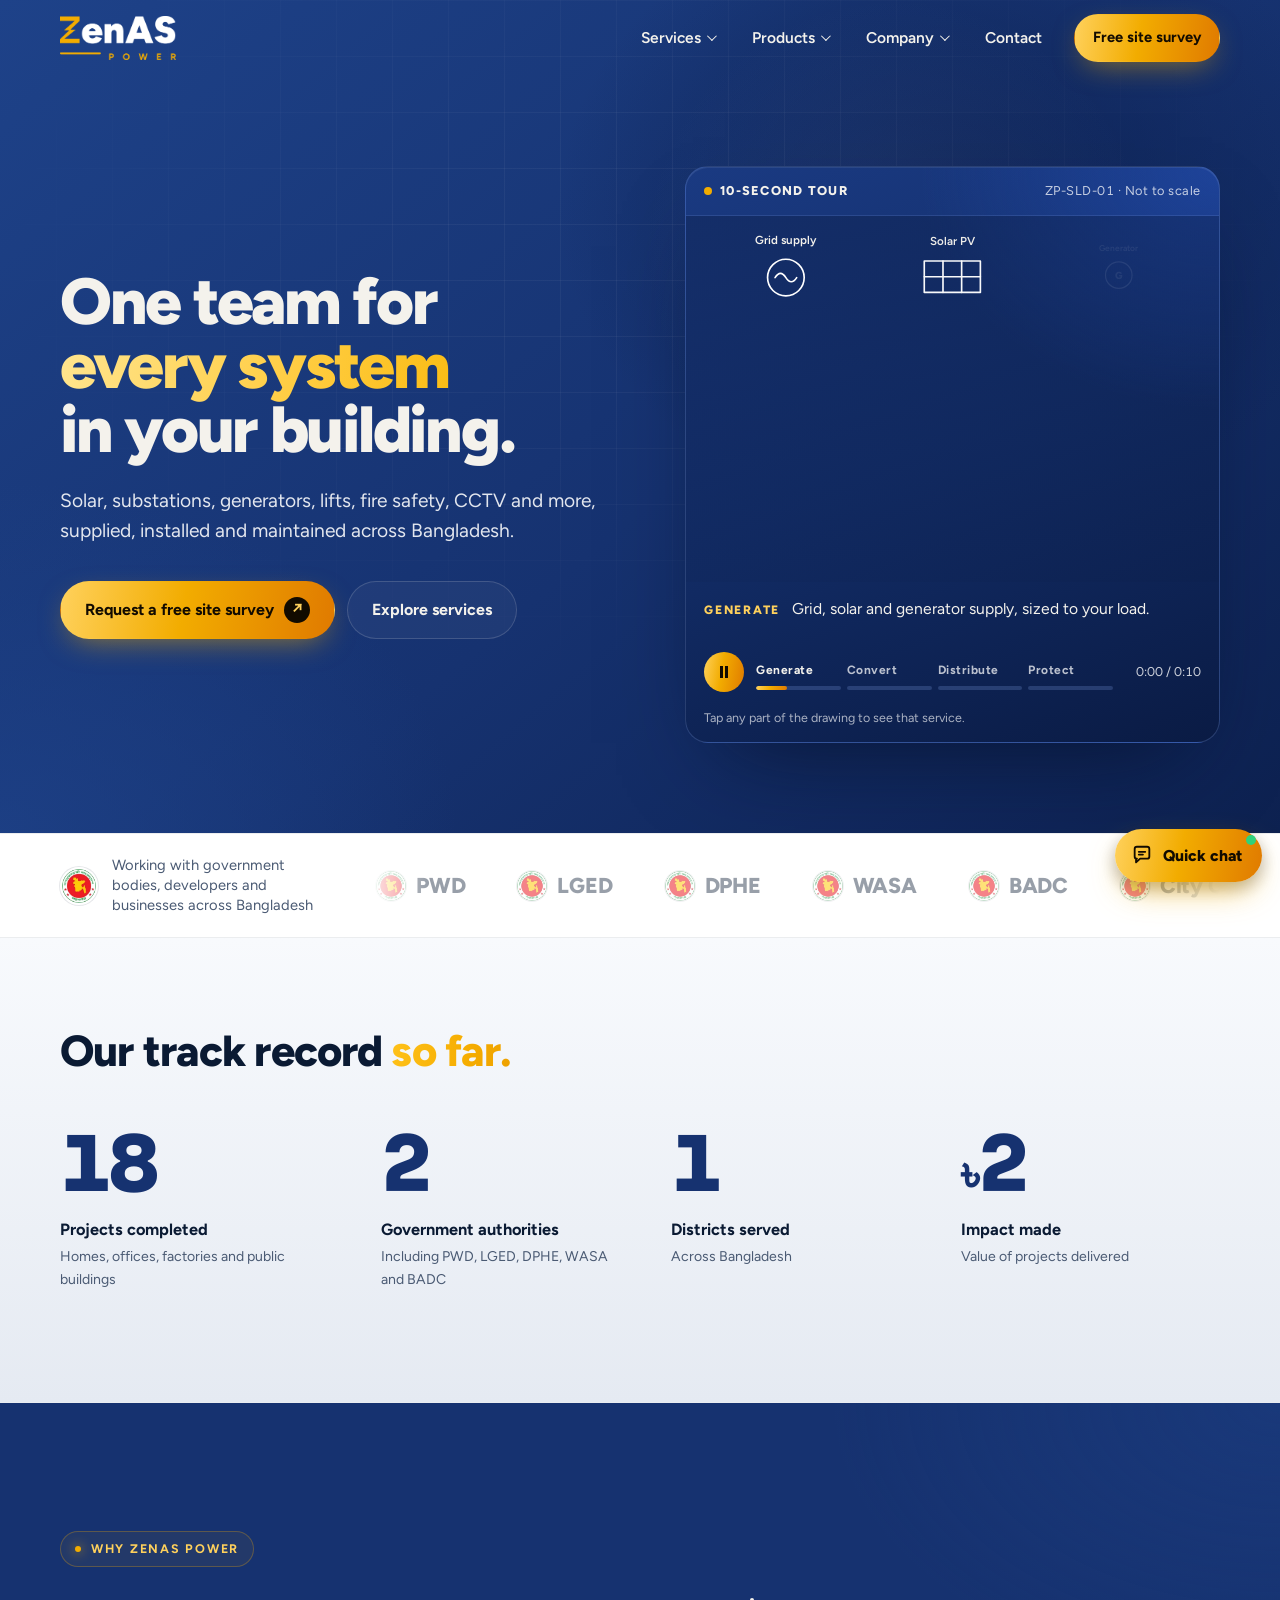
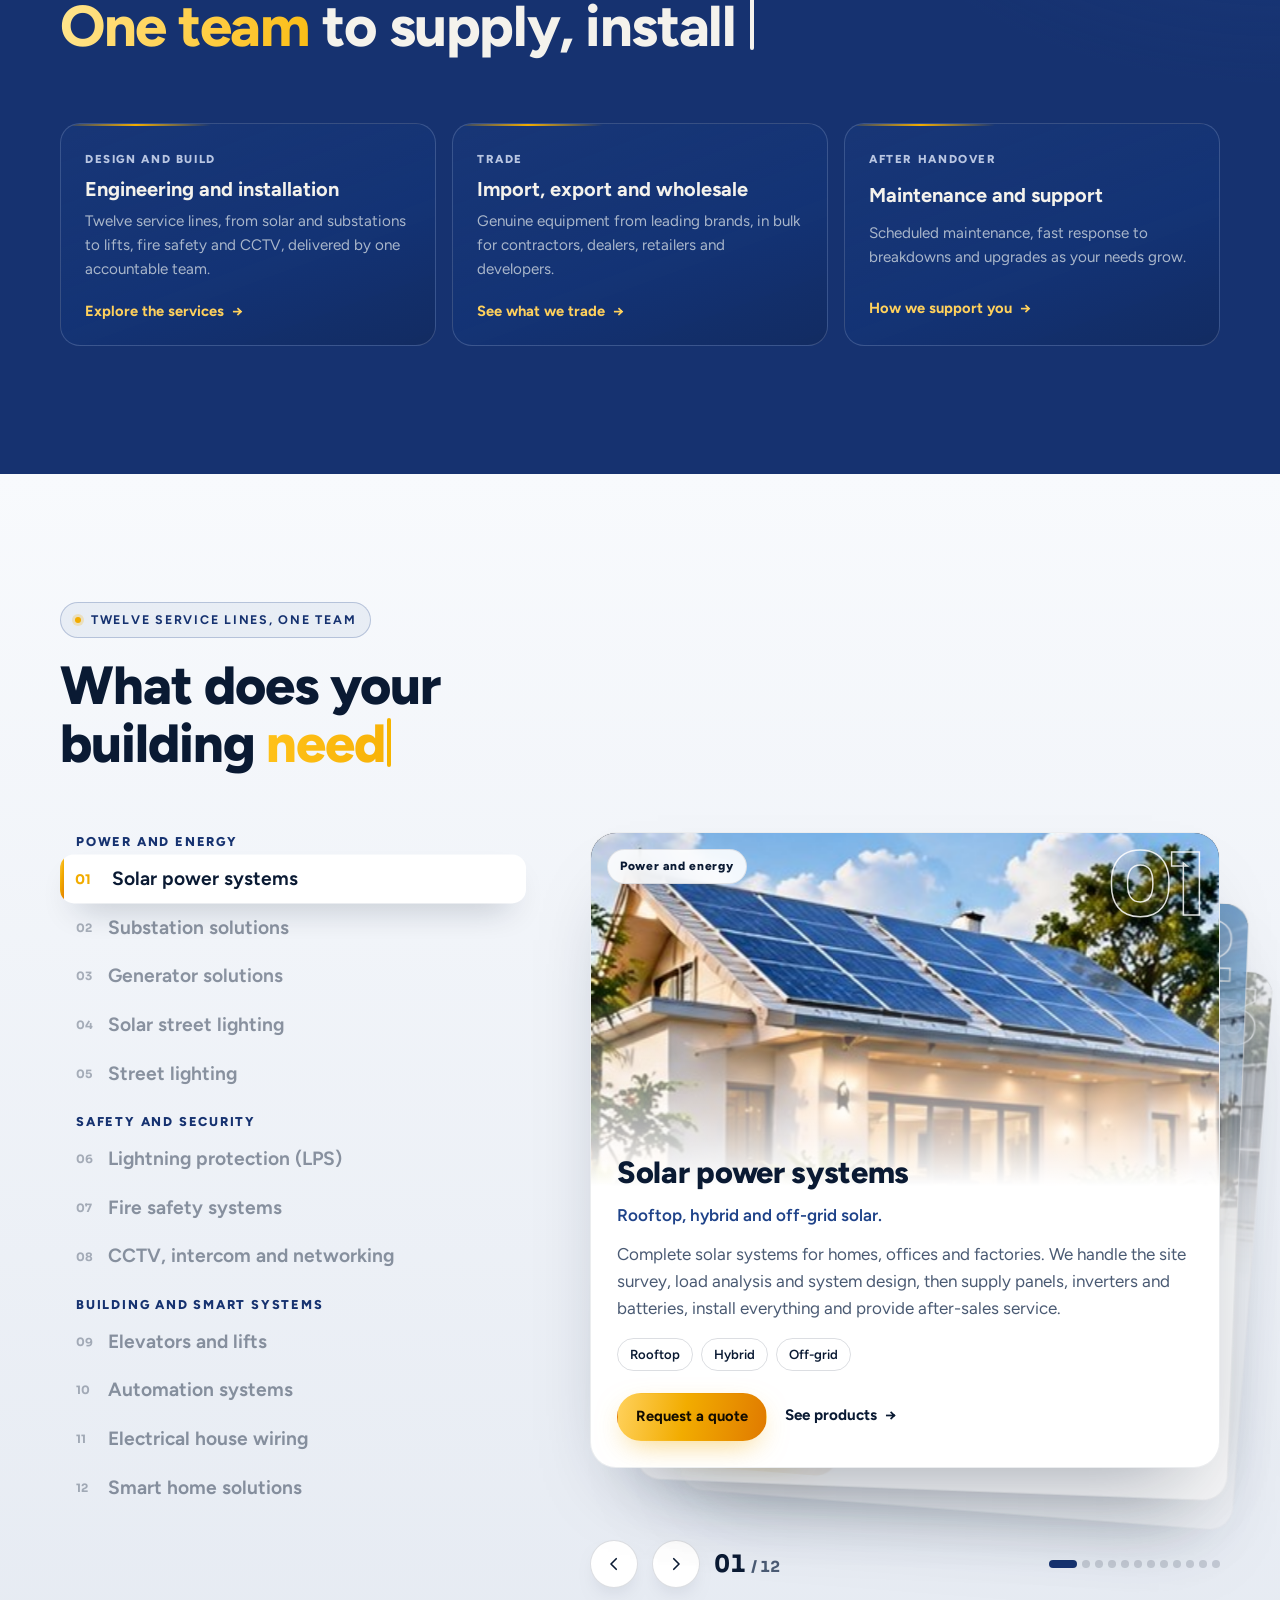
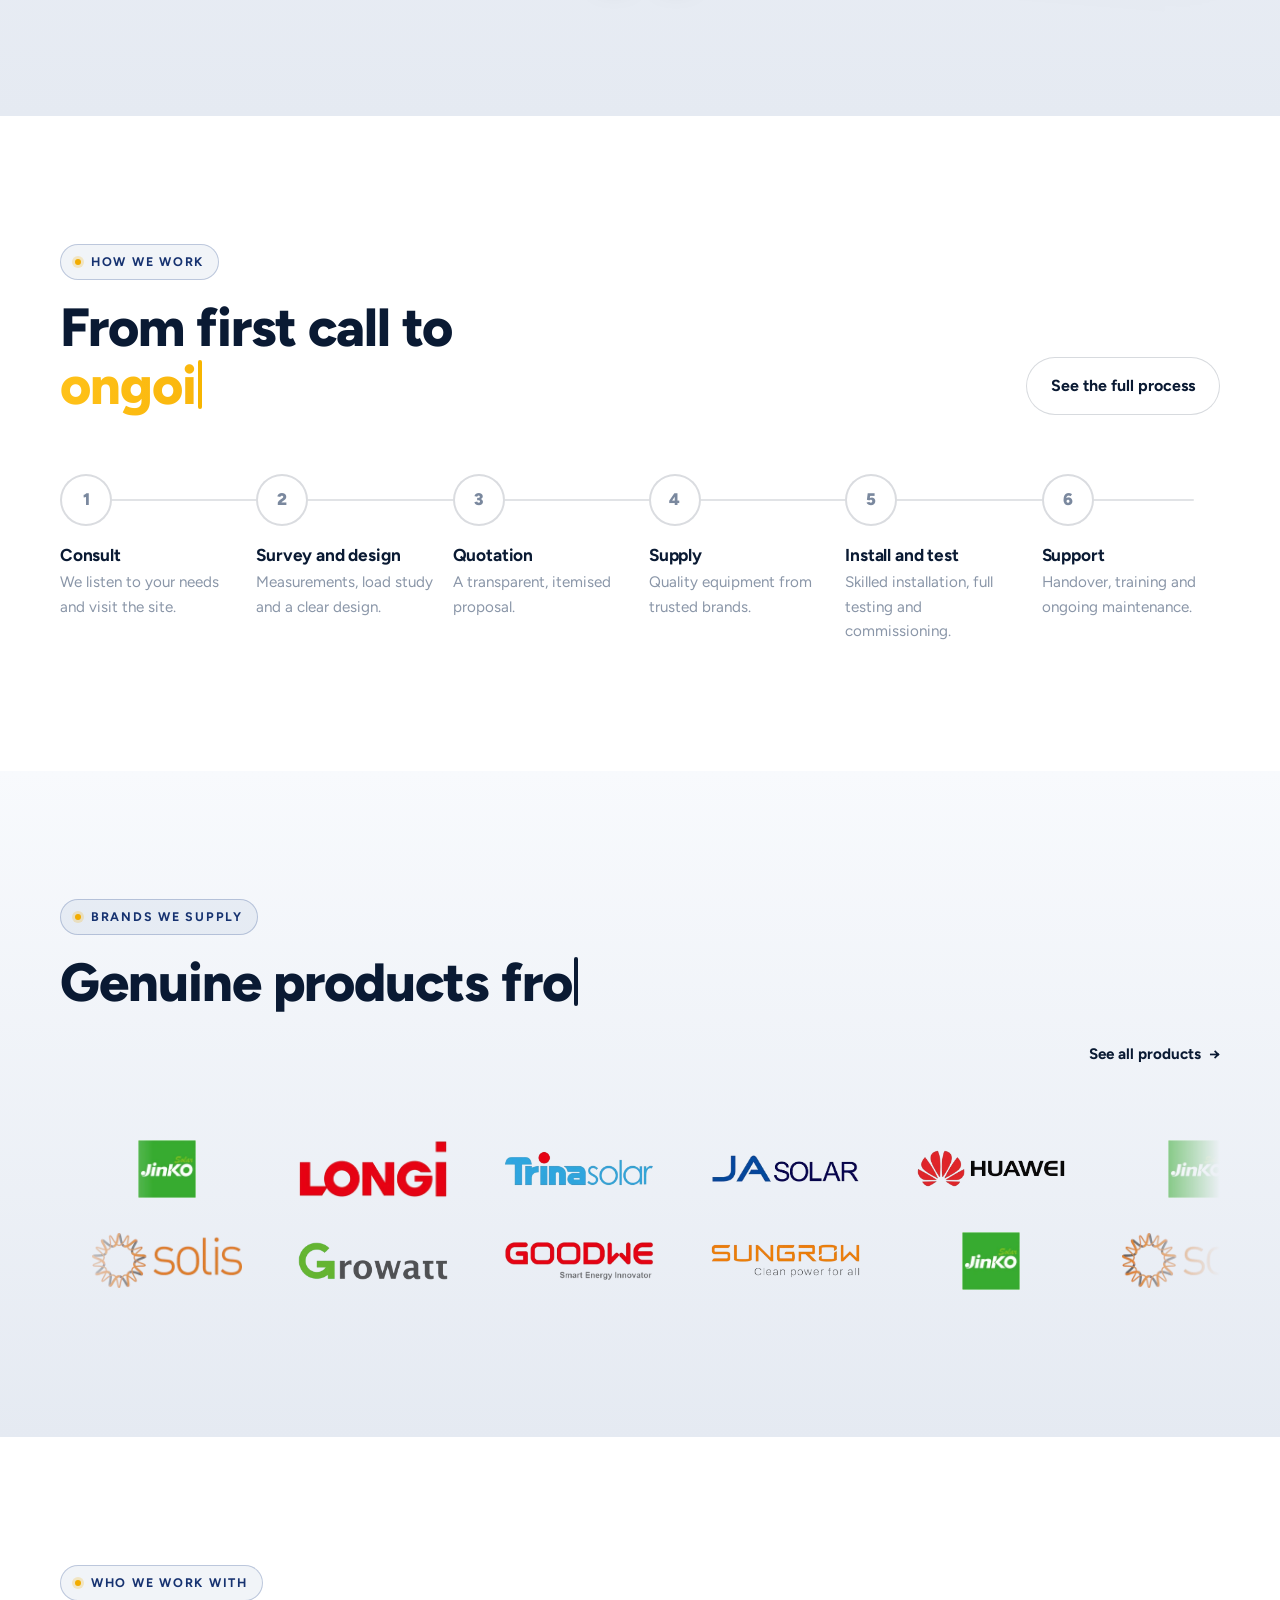
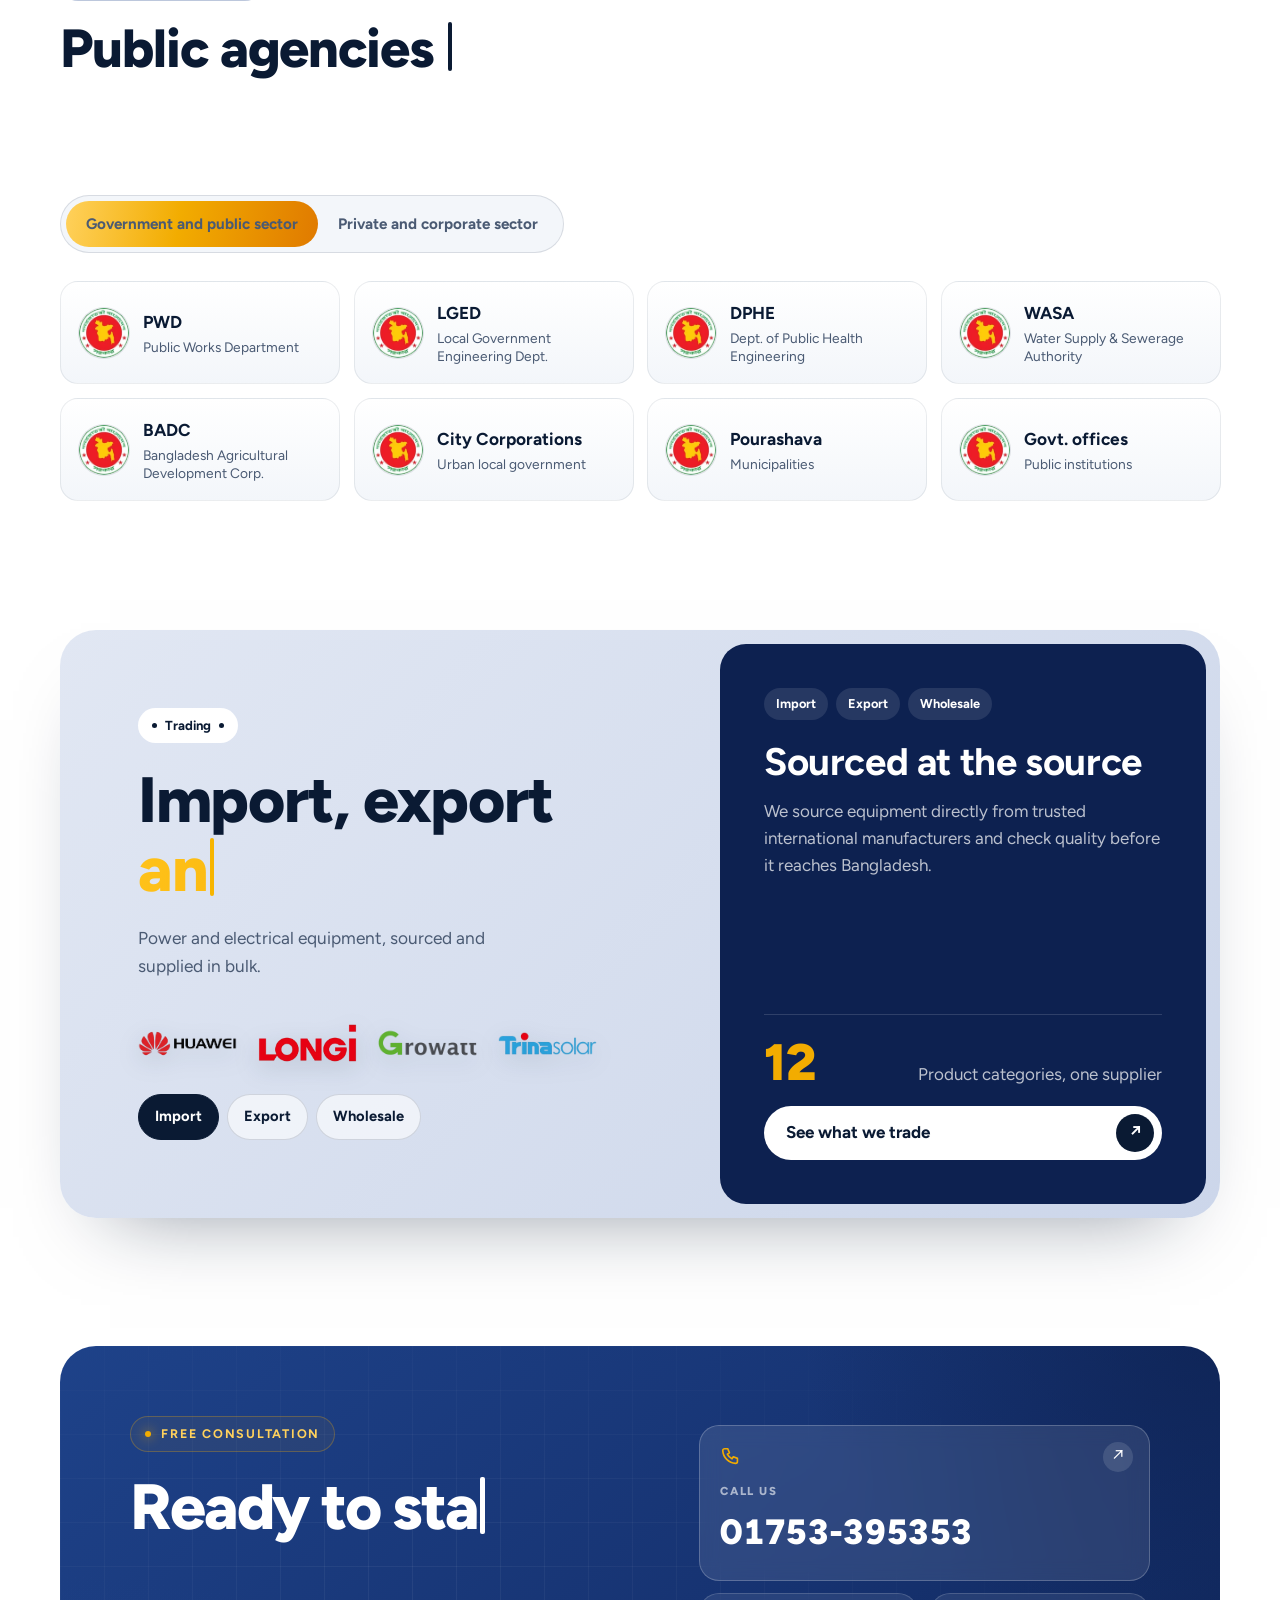
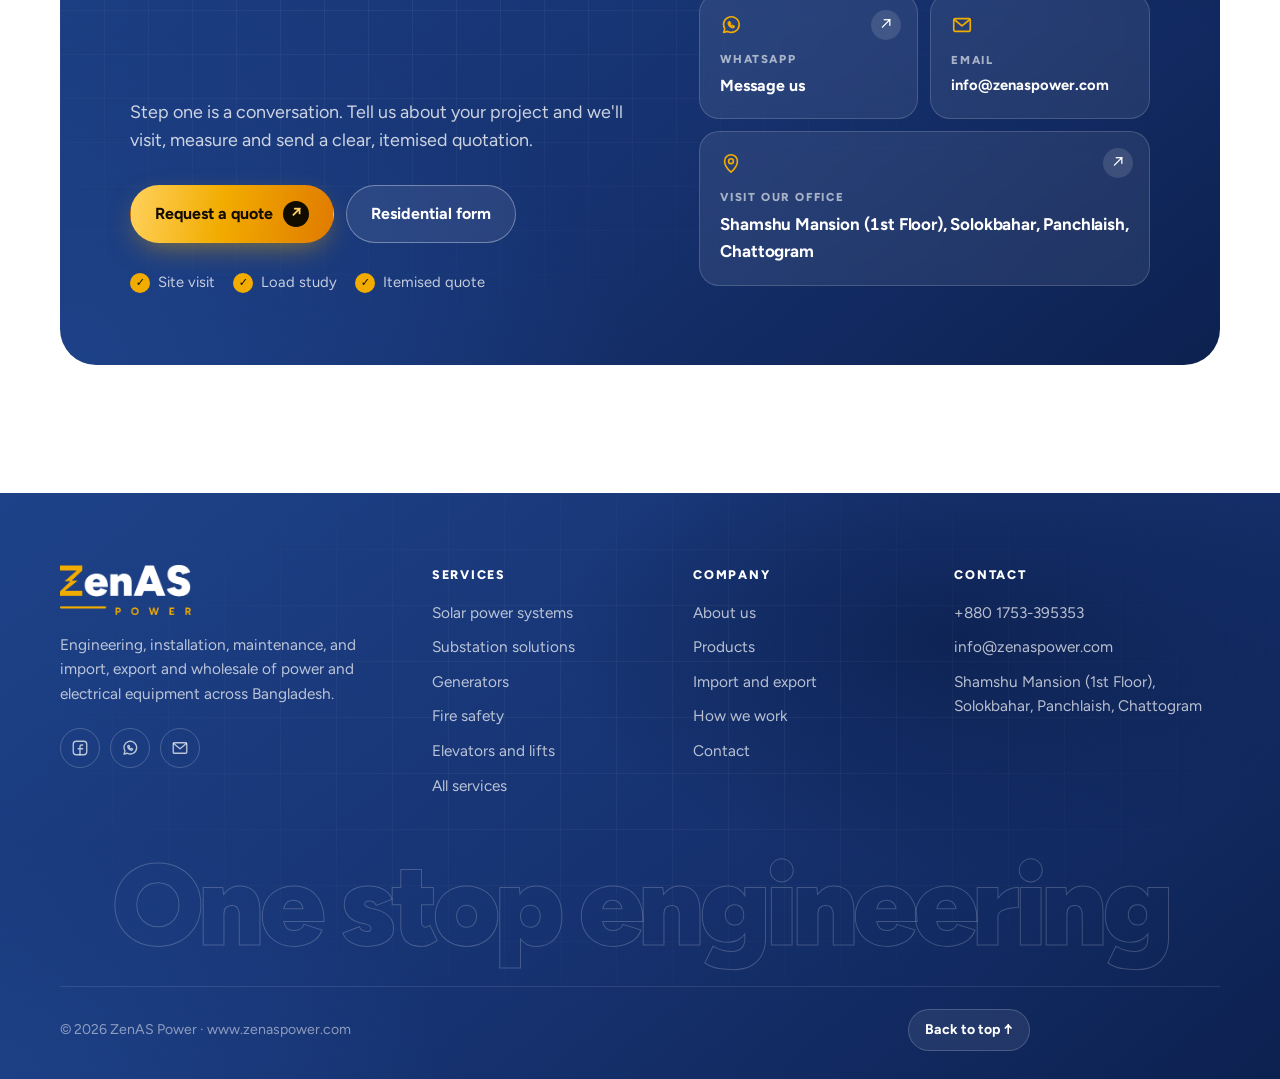
<file: index.html>
<!doctype html>
<html lang="en" class="no-js">
<head>
<meta charset="utf-8">
<meta name="viewport" content="width=device-width, initial-scale=1, viewport-fit=cover">
<title>ZenAS Power | Solar, substations, lifts, fire safety and electrical solutions in Bangladesh</title>
<meta name="description" content="Solar, substations, generators, lifts, fire safety, CCTV and more, supplied, installed and maintained across Bangladesh.">
<meta property="og:title" content="ZenAS Power | Solar, substations, lifts, fire safety and electrical solutions in Bangladesh">
<meta property="og:description" content="Solar, substations, generators, lifts, fire safety, CCTV and more, supplied, installed and maintained across Bangladesh.">
<meta property="og:type" content="website">
<meta name="theme-color" content="#163270">
<meta name="format-detection" content="telephone=no">
<link rel="icon" href="[data-uri]" type="image/png">
<link rel="apple-touch-icon" href="apple-touch-icon.png">
<link rel="preconnect" href="https://fonts.googleapis.com">
<link rel="preconnect" href="https://fonts.gstatic.com" crossorigin>
<link href="https://fonts.googleapis.com/css2?family=Figtree:wght@400..900&family=Sora:wght@600..800&display=swap" rel="stylesheet">
<link rel="stylesheet" href="zenas.css">
</head>
<body data-page="">
<script>document.documentElement.classList.replace("no-js","js")</script>
<a class="skip" href="#main">Skip to content</a>
<div class="progress" aria-hidden="true"></div>
<div class="cursor-dot" aria-hidden="true"></div>
<div class="cursor-ring" aria-hidden="true"><span></span></div>

<header class="site-header">
  <div class="wrap header-row">
    <a class="brand" href="index.html" aria-label="ZenAS Power home"><img src="zenas-logo.png" alt="ZenAS Power" width="2400" height="914"></a>
    <button class="nav-toggle" aria-expanded="false" aria-controls="nav" aria-label="Open menu"><i></i><i></i><i></i></button>
    <nav class="nav" id="nav" aria-label="Main">
      <div class="nav-item">
        <button class="nav-link" type="button" aria-expanded="false">Services<span class="chev" aria-hidden="true"></span></button>
        <div class="mega">
          <div class="mm-feature">
            <span class="k">Your One Stop Engineering Solution</span>
            <img src="service-solar-power.jpg" alt="Rooftop solar installation" loading="lazy" width="410" height="258">
            <p><b>Power, safety and building systems</b> designed, installed and maintained by one accountable team.</p>
            <a class="mm-cta" href="contact.html">Get a free site survey<span aria-hidden="true">↗</span></a>
          </div>
          <div class="mm-list">
            <p class="mm-head">Twelve service lines</p>
            <div class="mm-grid"><a class="mm-item" href="index.html#svc-solar-power" data-svc="solar-power"><b>Solar power systems</b><span>Rooftop, hybrid and off-grid solar.</span></a><a class="mm-item" href="index.html#svc-substation" data-svc="substation"><b>Substation solutions</b><span>Transformers, switchgear and panels.</span></a><a class="mm-item" href="index.html#svc-generator" data-svc="generator"><b>Generator solutions</b><span>Backup power you can rely on.</span></a><a class="mm-item" href="index.html#svc-solar-street-lighting" data-svc="solar-street-lighting"><b>Solar street lighting</b><span>Off-grid lights for roads and campuses.</span></a><a class="mm-item" href="index.html#svc-street-lighting" data-svc="street-lighting"><b>Street lighting</b><span>LED lights, poles and outdoor systems.</span></a><a class="mm-item" href="index.html#svc-lightning-protection" data-svc="lightning-protection"><b>Lightning protection (LPS)</b><span>Protection for storm season.</span></a><a class="mm-item" href="index.html#svc-fire-safety" data-svc="fire-safety"><b>Fire safety systems</b><span>Alarm, detection and suppression.</span></a><a class="mm-item" href="index.html#svc-cctv-intercom-networking" data-svc="cctv-intercom-networking"><b>CCTV, intercom and networking</b><span>Secure, connected buildings.</span></a><a class="mm-item" href="index.html#svc-elevators-lifts" data-svc="elevators-lifts"><b>Elevators and lifts</b><span>Supply, upgrades and maintenance.</span></a><a class="mm-item" href="index.html#svc-automation" data-svc="automation"><b>Automation systems</b><span>Controls that save time and energy.</span></a><a class="mm-item" href="index.html#svc-house-wiring" data-svc="house-wiring"><b>Electrical house wiring</b><span>Safe wiring, done to standard.</span></a><a class="mm-item" href="index.html#svc-smart-home" data-svc="smart-home"><b>Smart home solutions</b><span>Control your home from your phone.</span></a></div>
          </div>
        </div>
      </div>
      <div class="nav-item">
        <button class="nav-link" type="button" aria-expanded="false">Products<span class="chev" aria-hidden="true"></span></button>
        <div class="mega">
          <div class="mm-feature navy">
            <span class="k">Genuine brands</span>
            <ul class="mm-logos"><li><span class="bl bl-jinko" role="img" aria-label="Jinko Solar"></span></li><li><span class="bl bl-longi" role="img" aria-label="LONGi"></span></li><li><span class="bl bl-trina" role="img" aria-label="Trina Solar"></span></li><li><span class="bl bl-ja-solar" role="img" aria-label="JA Solar"></span></li><li><span class="bl bl-huawei" role="img" aria-label="Huawei"></span></li><li><span class="bl bl-solis" role="img" aria-label="Solis"></span></li></ul>
            <p>Equipment from leading manufacturers, for single projects or wholesale quantities.</p>
            <a class="mm-cta" href="products.html">See all products<span aria-hidden="true">↗</span></a>
          </div>
          <div class="mm-list">
            <p class="mm-head">What we supply</p>
            <div class="mm-grid"><a class="mm-item" href="products.html"><b>Solar panels</b><span>Mono PERC, half-cut and bifacial modules</span></a><a class="mm-item" href="products.html"><b>Inverters and batteries</b><span>On-grid, hybrid and off-grid inverters</span></a><a class="mm-item" href="products.html"><b>Solar street lights</b><span>All-in-one and split-type models</span></a><a class="mm-item" href="products.html"><b>LED street lights and poles</b><span>LED luminaires in multiple wattages</span></a><a class="mm-item" href="products.html"><b>Lightning protection and earthing</b><span>ESE and conventional air terminals</span></a><a class="mm-item" href="products.html"><b>Substation equipment</b><span>Distribution transformers</span></a><a class="mm-item" href="products.html"><b>Generators</b><span>Diesel and gas generator sets</span></a><a class="mm-item" href="products.html"><b>Lifts and elevators</b><span>Passenger, hospital and goods lifts</span></a><a class="mm-item" href="products.html"><b>CCTV, intercom and networking</b><span>IP and analog cameras, NVR/DVR</span></a><a class="mm-item" href="products.html"><b>Fire safety equipment</b><span>Addressable and conventional alarm panels</span></a><a class="mm-item" href="products.html"><b>Cables and electrical accessories</b><span>House wiring and power cables</span></a><a class="mm-item" href="products.html"><b>Smart home and automation</b><span>Smart touch switches, sockets and breakers</span></a></div>
          </div>
        </div>
      </div>
      <div class="nav-item">
        <button class="nav-link" type="button" aria-expanded="false">Company<span class="chev" aria-hidden="true"></span></button>
        <div class="mega">
          <div class="mm-feature navy">
            <span class="k">Who we are</span>
            <p><b>An engineering solutions and trading company in Chattogram.</b></p>
            <p>We supply quality power, electrical and safety equipment and the engineering to design, install and maintain it, so clients get one accountable team from the first site visit to final commissioning.</p>
            <a class="mm-cta" href="contact.html">Contact us<span aria-hidden="true">↗</span></a>
          </div>
          <div class="mm-list">
            <p class="mm-head">About ZenAS Power</p>
            <div class="mm-grid one">
              <a class="mm-item" href="about.html"><b>About us</b><span>Who we are, our mission and the clients we serve.</span></a>
              <a class="mm-item" href="process.html"><b>How we work</b><span>Six steps from first conversation to ongoing support.</span></a>
              <a class="mm-item" href="trading.html"><b>Import, export and wholesale</b><span>Power and electrical equipment, sourced and supplied in bulk.</span></a>
              <a class="mm-item" href="residential-requirement-form.html"><b>Residential requirement form</b><span>Tell us what your home needs before the site visit.</span></a>
            </div>
          </div>
        </div>
      </div>
      <a class="nav-link" href="contact.html">Contact</a>
      <a class="btn btn-gold btn-sm header-cta mag" href="contact.html">Free site survey</a>
    </nav>
  </div>
</header>

<main id="main">

<section class="hero" id="top">
  <div class="spot" aria-hidden="true"></div>
  <div class="wrap hero-grid">
    <div>
      <h1 id="hero-h">One team for<br><span class="gold-text">every system</span><br>in your building.</h1>
      <p class="lead">Solar, substations, generators, lifts, fire safety, CCTV and more, supplied, installed and maintained across Bangladesh.</p>
      <div class="hero-actions">
        <a class="btn btn-gold mag" href="contact.html">Request a free site survey<span class="arrow" aria-hidden="true">↗</span></a>
        <a class="btn btn-ghost mag" href="#services">Explore services</a>
      </div>
    </div>

    <figure class="film" id="film" aria-label="10-second tour: how ZenAS Power systems connect in a typical building">
      <div class="film-in">
        <div class="film-top"><span class="live">10-second tour</span><span class="dwg">ZP-SLD-01 · Not to scale</span></div>
        <div class="film-stage">
          <svg class="sld" viewBox="0 0 640 440" role="img" aria-label="Single-line diagram: grid, solar and generator supplies feed a substation, an inverter and a changeover switch, which feed one busbar serving lifts, lighting, CCTV, fire alarm, smart home and automation, with lightning protection and earthing.">
            <!-- earthing and lightning protection -->
            <path class="pe tl" data-k="draw" data-a="7.5" data-d="1.1" pathLength="1" d="M30 52 V404 H320"/>
            <g class="node earth tl" data-k="fade" data-a="7.6" data-d=".5" data-svc="lightning-protection" data-name="Lightning protection (LPS)" tabindex="0" role="button" aria-label="Lightning protection">
              <rect class="hit" x="10" y="20" width="40" height="44"/><path d="M30 24 L22 44 H38 Z"/>
            </g>
            <g class="node earth tl" data-k="fade" data-a="8.4" data-d=".5" data-svc="lightning-protection" data-name="Earthing" tabindex="0" role="button" aria-label="Earthing">
              <rect class="hit" x="296" y="396" width="48" height="34"/><path d="M320 404 V414 M302 414 H338 M308 421 H332 M314 428 H326"/>
            </g>
            <text class="earth-t tl" data-k="fade" data-a="8.6" data-d=".5" x="350" y="425">Earthing and lightning protection</text>
            <rect class="shield" x="8" y="8" width="624" height="424" rx="14"/>

            <!-- sources -->
            <g class="node tl" data-k="pop" data-a="0.1" data-d=".6" data-svc="substation" data-name="Grid supply" tabindex="0" role="button" aria-label="Grid supply">
              <circle class="glow" cx="120" cy="74" r="32"/><rect class="hit" x="80" y="24" width="80" height="80"/>
              <text x="120" y="34" text-anchor="middle">Grid supply</text><circle cx="120" cy="74" r="22"/><path d="M107 74 q6.5 -10 13 0 t13 0"/>
            </g>
            <g class="node tl" data-k="pop" data-a="0.5" data-d=".6" data-svc="solar-power" data-name="Solar power systems" tabindex="0" role="button" aria-label="Solar PV">
              <circle class="glow" cx="320" cy="74" r="40"/><rect class="hit" x="276" y="24" width="88" height="80"/>
              <text x="320" y="34" text-anchor="middle">Solar PV</text><rect x="286" y="54" width="68" height="38"/><path d="M286 73 H354 M308.7 54 V92 M331.3 54 V92"/>
            </g>
            <g class="node tl" data-k="pop" data-a="0.9" data-d=".6" data-svc="generator" data-name="Generator solutions" tabindex="0" role="button" aria-label="Generator">
              <circle class="glow" cx="520" cy="74" r="32"/><rect class="hit" x="480" y="24" width="80" height="80"/>
              <text x="520" y="34" text-anchor="middle">Generator</text><circle cx="520" cy="74" r="22"/><text class="glyph" x="520" y="80" text-anchor="middle">G</text>
            </g>

            <!-- wires to conversion -->
            <path class="w tl" data-k="draw" data-a="2.5" data-d=".7" pathLength="1" d="M120 96 V152"/>
            <path class="w tl" data-k="draw" data-a="2.6" data-d=".7" pathLength="1" d="M320 92 V150"/>
            <path class="w tl" data-k="draw" data-a="2.7" data-d=".7" pathLength="1" d="M520 96 V150"/>
            <path class="flow f1" d="M120 96 V152"/><path class="flow f1" d="M320 92 V150"/><path class="flow f1" d="M520 96 V150"/>

            <!-- conversion -->
            <g class="node tl" data-k="pop" data-a="3.2" data-d=".6" data-svc="substation" data-name="Substation solutions" tabindex="0" role="button" aria-label="Substation">
              <circle class="glow" cx="120" cy="178" r="34"/><rect class="hit" x="96" y="148" width="110" height="62"/>
              <circle cx="120" cy="166" r="14"/><circle cx="120" cy="190" r="14"/><text x="144" y="183">Substation</text>
            </g>
            <g class="node tl" data-k="pop" data-a="3.5" data-d=".6" data-svc="solar-power" data-name="Inverters (solar)" tabindex="0" role="button" aria-label="Inverter">
              <circle class="glow" cx="320" cy="170" r="32"/><rect class="hit" x="296" y="146" width="110" height="50"/>
              <rect x="300" y="150" width="40" height="40"/><path d="M300 190 L340 150 M305 163 q3.5 -6 7 0 t7 0 M323 176 H335 M323 181 H335"/><text x="350" y="175">Inverter</text>
            </g>
            <g class="node tl" data-k="pop" data-a="3.8" data-d=".6" data-svc="generator" data-name="ATS changeover" tabindex="0" role="button" aria-label="Changeover switch">
              <circle class="glow" cx="520" cy="170" r="32"/><rect class="hit" x="496" y="146" width="140" height="50"/>
              <rect x="500" y="150" width="40" height="40"/><text x="520" y="175" text-anchor="middle" style="font-size:12.5px;font-weight:800">ATS</text><text x="548" y="175">Changeover</text>
            </g>

            <path class="w tl" data-k="draw" data-a="4.1" data-d=".7" pathLength="1" d="M120 204 V250"/>
            <path class="w tl" data-k="draw" data-a="4.2" data-d=".7" pathLength="1" d="M320 190 V250"/>
            <path class="w tl" data-k="draw" data-a="4.3" data-d=".7" pathLength="1" d="M520 190 V250"/>
            <path class="flow f2" d="M120 204 V250"/><path class="flow f2" d="M320 190 V250"/><path class="flow f2" d="M520 190 V250"/>

            <!-- busbar -->
            <path class="w bus tl" data-k="draw" data-a="5" data-d=".7" pathLength="1" d="M58 250 H582"/>
            <path class="flow bus-flow f3" d="M58 250 H582"/>

            <!-- drops -->
            <path class="w tl" data-k="draw" data-a="5.6" data-d=".4" pathLength="1" d="M85 250 V304"/>
            <path class="w tl" data-k="draw" data-a="5.75" data-d=".4" pathLength="1" d="M179 250 V304"/>
            <path class="w tl" data-k="draw" data-a="5.9" data-d=".4" pathLength="1" d="M273 250 V306"/>
            <path class="w tl" data-k="draw" data-a="6.05" data-d=".4" pathLength="1" d="M367 250 V306"/>
            <path class="w tl" data-k="draw" data-a="6.2" data-d=".4" pathLength="1" d="M461 250 V302"/>
            <path class="w tl" data-k="draw" data-a="6.35" data-d=".4" pathLength="1" d="M555 250 V302"/>
            <path class="flow f4" d="M85 250 V304 M179 250 V304 M273 250 V306 M367 250 V306 M461 250 V302 M555 250 V302"/>
            <g class="tl" data-k="fade" data-a="5.8" data-d=".6"><rect x="80" y="270" width="10" height="10" fill="#F4F2EC"/><rect x="174" y="270" width="10" height="10" fill="#F4F2EC"/><rect x="268" y="270" width="10" height="10" fill="#F4F2EC"/><rect x="362" y="270" width="10" height="10" fill="#F4F2EC"/><rect x="456" y="270" width="10" height="10" fill="#F4F2EC"/><rect x="550" y="270" width="10" height="10" fill="#F4F2EC"/></g>

            <!-- loads -->
            <g class="node load tl" data-k="pop" data-a="6.2" data-d=".5" data-svc="elevators-lifts" data-name="Elevators and lifts" tabindex="0" role="button" aria-label="Lifts">
              <circle class="glow" cx="85" cy="326" r="30"/><rect class="hit" x="55" y="300" width="60" height="80"/>
              <circle cx="85" cy="326" r="21"/><text class="glyph" x="85" y="332" text-anchor="middle">M</text><text x="85" y="375" text-anchor="middle" class="sm">Lifts</text>
            </g>
            <g class="node load tl" data-k="pop" data-a="6.4" data-d=".5" data-svc="house-wiring" data-name="Electrical house wiring" tabindex="0" role="button" aria-label="Lighting">
              <circle class="glow" cx="179" cy="326" r="30"/><rect class="hit" x="149" y="300" width="60" height="80"/>
              <circle cx="179" cy="326" r="21"/><path d="M164 311 L194 341 M194 311 L164 341"/><text x="179" y="375" text-anchor="middle" class="sm">Lighting</text>
            </g>
            <g class="node load tl" data-k="pop" data-a="6.6" data-d=".5" data-svc="cctv-intercom-networking" data-name="CCTV, intercom and networking" tabindex="0" role="button" aria-label="CCTV">
              <circle class="glow" cx="273" cy="326" r="30"/><rect class="hit" x="243" y="300" width="60" height="80"/>
              <path d="M256 314 H282 V340 H256 Z M282 321 L295 314 V340 L282 333"/><text x="273" y="375" text-anchor="middle" class="sm">CCTV</text>
            </g>
            <g class="node load tl" data-k="pop" data-a="6.8" data-d=".5" data-svc="fire-safety" data-name="Fire safety systems" tabindex="0" role="button" aria-label="Fire alarm">
              <circle class="glow" cx="367" cy="326" r="30"/><rect class="hit" x="337" y="300" width="60" height="80"/>
              <path d="M352 343 V328 A15 15 0 0 1 382 328 V343 M347 343 H387 M361 350 H373"/><text x="367" y="375" text-anchor="middle" class="sm">Fire alarm</text>
            </g>
            <g class="node load tl" data-k="pop" data-a="7.0" data-d=".5" data-svc="smart-home" data-name="Smart home solutions" tabindex="0" role="button" aria-label="Smart home">
              <circle class="glow" cx="461" cy="326" r="30"/><rect class="hit" x="431" y="300" width="60" height="80"/>
              <path d="M439 327 L461 307 L483 327 M444 323 V346 H478 V323"/><text x="461" y="375" text-anchor="middle" class="sm">Smart home</text>
            </g>
            <g class="node load tl" data-k="pop" data-a="7.2" data-d=".5" data-svc="automation" data-name="Automation systems" tabindex="0" role="button" aria-label="Automation">
              <circle class="glow" cx="555" cy="326" r="30"/><rect class="hit" x="525" y="300" width="60" height="80"/>
              <rect x="534" y="306" width="42" height="38"/><text x="555" y="330" text-anchor="middle" style="font-size:12px;font-weight:800">PLC</text><text x="555" y="375" text-anchor="middle" class="sm">Automation</text>
            </g>
          </svg>
          <div class="film-tip" role="status"></div>
        </div>
        <p class="film-cap"><b id="cap-k">Generate</b><span id="cap-t">Grid, solar and generator supply, sized to your load.</span></p>
        <div class="film-ctrl">
          <button class="play" type="button" aria-label="Pause tour" data-cursor="Pause"><svg viewBox="0 0 16 16" aria-hidden="true"><path class="ic" d="M4 2h3v12H4zM9 2h3v12H9z" fill="currentColor"/></svg></button>
          <div class="chapters" role="group" aria-label="Chapters">
            <button class="chap on" type="button" data-t="0">Generate<i></i></button>
            <button class="chap" type="button" data-t="2.5">Convert<i></i></button>
            <button class="chap" type="button" data-t="5">Distribute<i></i></button>
            <button class="chap" type="button" data-t="7.5">Protect<i></i></button>
          </div>
          <span class="tc" aria-hidden="true">0:00 / 0:10</span>
        </div>
        <p class="film-hint">Tap any part of the drawing to see that service.</p>
      </div>
    </figure>
  </div>
</section>

<section class="strip light" aria-label="Who we work with">
  <div class="wrap">
    <div class="strip-lead"><span class="seals" aria-hidden="true"><span class="seal"></span></span>Working with government bodies, developers and businesses across Bangladesh</div>
    <div class="marquee" style="--dur:46s"><ul class="mq-track"><li class="ts-item"><span class="seal" aria-hidden="true"></span><b>PWD</b></li><li class="ts-item"><span class="seal" aria-hidden="true"></span><b>LGED</b></li><li class="ts-item"><span class="seal" aria-hidden="true"></span><b>DPHE</b></li><li class="ts-item"><span class="seal" aria-hidden="true"></span><b>WASA</b></li><li class="ts-item"><span class="seal" aria-hidden="true"></span><b>BADC</b></li><li class="ts-item"><span class="seal" aria-hidden="true"></span><b>City Corporations</b></li><li class="ts-item"><span class="seal" aria-hidden="true"></span><b>Pourashava</b></li></ul><ul class="mq-track" aria-hidden="true"><li class="ts-item"><span class="seal" aria-hidden="true"></span><b>PWD</b></li><li class="ts-item"><span class="seal" aria-hidden="true"></span><b>LGED</b></li><li class="ts-item"><span class="seal" aria-hidden="true"></span><b>DPHE</b></li><li class="ts-item"><span class="seal" aria-hidden="true"></span><b>WASA</b></li><li class="ts-item"><span class="seal" aria-hidden="true"></span><b>BADC</b></li><li class="ts-item"><span class="seal" aria-hidden="true"></span><b>City Corporations</b></li><li class="ts-item"><span class="seal" aria-hidden="true"></span><b>Pourashava</b></li></ul></div>
  </div>
</section>

<section class="stats ash" aria-labelledby="st-h">
  <div class="wrap">
    <div class="st-top"><div class="sec-head" style="margin:0"><h2 id="st-h">Our track record <span class="gold-text">so far.</span></h2></div></div>
    <ul class="st-grid"><li class="st" style="--i:0"><span class="st-num" aria-label="95+"><span class="v" data-count="95">95</span><span class="sfx">+</span></span><b>Projects completed</b><small>Homes, offices, factories and public buildings</small><span class="st-line" aria-hidden="true"></span></li><li class="st" style="--i:1"><span class="st-num" aria-label="10+"><span class="v" data-count="10">10</span><span class="sfx">+</span></span><b>Government authorities</b><small>Including PWD, LGED, DPHE, WASA and BADC</small><span class="st-line" aria-hidden="true"></span></li><li class="st" style="--i:2"><span class="st-num" aria-label="6"><span class="v" data-count="6">6</span><span class="sfx"></span></span><b>Districts served</b><small>Across Bangladesh</small><span class="st-line" aria-hidden="true"></span></li><li class="st" style="--i:3"><span class="st-num" aria-label="৳10M+"><span class="pre">৳</span><span class="v" data-count="10">10</span><span class="sfx">M+</span></span><b>Impact made</b><small>Value of projects delivered</small><span class="st-line" aria-hidden="true"></span></li></ul>
  </div>
</section>

<section class="section pov" aria-labelledby="pov-h">
  <div class="wrap">
    <span class="eyebrow" id="pov-h">Why ZenAS Power</span>
    <h2 class="pov-text" id="pov-t"><span class="gold-text">One team</span> to supply, install and maintain.</h2>
    <ul class="pov-foot">
      <li class="reveal" style="--i:0"><a class="pf" style="--i:0" href="#services"><span class="k">Design and build</span><b>Engineering and installation</b><span class="d">Twelve service lines, from solar and substations to lifts, fire safety and CCTV, delivered by one accountable team.</span><em>Explore the services</em></a></li>
      <li class="reveal" style="--i:1"><a class="pf" style="--i:1" href="trading.html"><span class="k">Trade</span><b>Import, export and wholesale</b><span class="d">Genuine equipment from leading brands, in bulk for contractors, dealers, retailers and developers.</span><em>See what we trade</em></a></li>
      <li class="reveal" style="--i:2"><a class="pf" style="--i:2" href="process.html"><span class="k">After handover</span><b>Maintenance and support</b><span class="d">Scheduled maintenance, fast response to breakdowns and upgrades as your needs grow.</span><em>How we support you</em></a></li>
    </ul>
  </div>
</section>

<section class="section svc ash" id="services" aria-labelledby="svc-h">
  <div class="wrap">
    <div class="sec-head"><span class="eyebrow">Twelve service lines, one team</span><h2 id="svc-h">What does your building <span class="gold-text">need next?</span></h2></div>
    <div class="sv-grid sv-auto">
      <div class="sv-groups"><span class="sv-ind" aria-hidden="true"><i></i></span><div class="sv-group"><p class="sv-cat">Power and energy</p><ul role="tablist" aria-label="Power and energy"><li><button type="button" class="sv-tab" id="tab-solar-power" role="tab" aria-selected="true" aria-controls="svc-solar-power" data-svc="solar-power"><span class="sv-num">01</span><span class="sv-name">Solar power systems</span><span class="sv-bar" aria-hidden="true"></span></button></li><li><button type="button" class="sv-tab" id="tab-substation" role="tab" aria-selected="false" aria-controls="svc-substation" data-svc="substation"><span class="sv-num">02</span><span class="sv-name">Substation solutions</span><span class="sv-bar" aria-hidden="true"></span></button></li><li><button type="button" class="sv-tab" id="tab-generator" role="tab" aria-selected="false" aria-controls="svc-generator" data-svc="generator"><span class="sv-num">03</span><span class="sv-name">Generator solutions</span><span class="sv-bar" aria-hidden="true"></span></button></li><li><button type="button" class="sv-tab" id="tab-solar-street-lighting" role="tab" aria-selected="false" aria-controls="svc-solar-street-lighting" data-svc="solar-street-lighting"><span class="sv-num">04</span><span class="sv-name">Solar street lighting</span><span class="sv-bar" aria-hidden="true"></span></button></li><li><button type="button" class="sv-tab" id="tab-street-lighting" role="tab" aria-selected="false" aria-controls="svc-street-lighting" data-svc="street-lighting"><span class="sv-num">05</span><span class="sv-name">Street lighting</span><span class="sv-bar" aria-hidden="true"></span></button></li></ul></div><div class="sv-group"><p class="sv-cat">Safety and security</p><ul role="tablist" aria-label="Safety and security"><li><button type="button" class="sv-tab" id="tab-lightning-protection" role="tab" aria-selected="false" aria-controls="svc-lightning-protection" data-svc="lightning-protection"><span class="sv-num">06</span><span class="sv-name">Lightning protection (LPS)</span><span class="sv-bar" aria-hidden="true"></span></button></li><li><button type="button" class="sv-tab" id="tab-fire-safety" role="tab" aria-selected="false" aria-controls="svc-fire-safety" data-svc="fire-safety"><span class="sv-num">07</span><span class="sv-name">Fire safety systems</span><span class="sv-bar" aria-hidden="true"></span></button></li><li><button type="button" class="sv-tab" id="tab-cctv-intercom-networking" role="tab" aria-selected="false" aria-controls="svc-cctv-intercom-networking" data-svc="cctv-intercom-networking"><span class="sv-num">08</span><span class="sv-name">CCTV, intercom and networking</span><span class="sv-bar" aria-hidden="true"></span></button></li></ul></div><div class="sv-group"><p class="sv-cat">Building and smart systems</p><ul role="tablist" aria-label="Building and smart systems"><li><button type="button" class="sv-tab" id="tab-elevators-lifts" role="tab" aria-selected="false" aria-controls="svc-elevators-lifts" data-svc="elevators-lifts"><span class="sv-num">09</span><span class="sv-name">Elevators and lifts</span><span class="sv-bar" aria-hidden="true"></span></button></li><li><button type="button" class="sv-tab" id="tab-automation" role="tab" aria-selected="false" aria-controls="svc-automation" data-svc="automation"><span class="sv-num">10</span><span class="sv-name">Automation systems</span><span class="sv-bar" aria-hidden="true"></span></button></li><li><button type="button" class="sv-tab" id="tab-house-wiring" role="tab" aria-selected="false" aria-controls="svc-house-wiring" data-svc="house-wiring"><span class="sv-num">11</span><span class="sv-name">Electrical house wiring</span><span class="sv-bar" aria-hidden="true"></span></button></li><li><button type="button" class="sv-tab" id="tab-smart-home" role="tab" aria-selected="false" aria-controls="svc-smart-home" data-svc="smart-home"><span class="sv-num">12</span><span class="sv-name">Smart home solutions</span><span class="sv-bar" aria-hidden="true"></span></button></li></ul></div></div>
      <div class="sv-stage">
        <div class="sv-deck" id="sv-deck"><article class="sv-panel" id="svc-solar-power" role="tabpanel" aria-labelledby="tab-solar-power" data-i="0">
        <div class="sv-media"><img src="service-solar-power.jpg" alt="Solar power systems" loading="lazy" width="410" height="258"><span class="pill">Power and energy</span></div>
        <div class="sv-body"><h3>Solar power systems</h3><p class="sv-short">Rooftop, hybrid and off-grid solar.</p><p>Complete solar systems for homes, offices and factories. We handle the site survey, load analysis and system design, then supply panels, inverters and batteries, install everything and provide after-sales service.</p><ul class="tags"><li>Rooftop</li><li>Hybrid</li><li>Off-grid</li></ul>
        <div class="sv-actions"><a class="btn btn-gold btn-sm" href="contact.html?service=Solar%20power%20systems" data-cursor="Quote">Request a quote</a><a class="link-arrow" href="products.html">See products</a></div></div>
      </article><article class="sv-panel" id="svc-substation" role="tabpanel" aria-labelledby="tab-substation" data-i="1">
        <div class="sv-media"><img src="service-substation.jpg" alt="Substation solutions" loading="lazy" width="410" height="258"><span class="pill">Power and energy</span></div>
        <div class="sv-body"><h3>Substation solutions</h3><p class="sv-short">Transformers, switchgear and panels.</p><p>Supply, installation, testing and maintenance of electrical substations, distribution transformers, HT/LT switchgear, PFI and distribution panels for industrial, commercial and public buildings.</p><ul class="tags"><li>Transformers</li><li>HT/LT</li><li>Testing</li></ul>
        <div class="sv-actions"><a class="btn btn-gold btn-sm" href="contact.html?service=Substation%20solutions" data-cursor="Quote">Request a quote</a><a class="link-arrow" href="products.html">See products</a></div></div>
      </article><article class="sv-panel" id="svc-generator" role="tabpanel" aria-labelledby="tab-generator" data-i="2">
        <div class="sv-media"><img src="service-generator.jpg" alt="Generator solutions" loading="lazy" width="410" height="258"><span class="pill">Power and energy</span></div>
        <div class="sv-body"><h3>Generator solutions</h3><p class="sv-short">Backup power you can rely on.</p><p>Supply, installation and maintenance of standby and prime diesel or gas generators, with ATS changeover setup, genuine spare parts and routine servicing.</p><ul class="tags"><li>Supply</li><li>ATS changeover</li><li>Servicing</li></ul>
        <div class="sv-actions"><a class="btn btn-gold btn-sm" href="contact.html?service=Generator%20solutions" data-cursor="Quote">Request a quote</a><a class="link-arrow" href="products.html">See products</a></div></div>
      </article><article class="sv-panel" id="svc-solar-street-lighting" role="tabpanel" aria-labelledby="tab-solar-street-lighting" data-i="3">
        <div class="sv-media"><img src="service-solar-street-lighting.jpg" alt="Solar street lighting" loading="lazy" width="410" height="258"><span class="pill">Power and energy</span></div>
        <div class="sv-body"><h3>Solar street lighting</h3><p class="sv-short">Off-grid lights for roads and campuses.</p><p>Stand-alone solar street lights for roads, campuses, parks and compounds. All-in-one and split models with built-in batteries, motion sensors and automatic dusk-to-dawn operation, with no grid connection needed.</p><ul class="tags"><li>Roads</li><li>Campuses</li><li>Off-grid</li></ul>
        <div class="sv-actions"><a class="btn btn-gold btn-sm" href="contact.html?service=Solar%20street%20lighting" data-cursor="Quote">Request a quote</a><a class="link-arrow" href="products.html">See products</a></div></div>
      </article><article class="sv-panel" id="svc-street-lighting" role="tabpanel" aria-labelledby="tab-street-lighting" data-i="4">
        <div class="sv-media"><img src="service-street-lighting.jpg" alt="Street lighting" loading="lazy" width="410" height="258"><span class="pill">Power and energy</span></div>
        <div class="sv-body"><h3>Street lighting</h3><p class="sv-short">LED lights, poles and outdoor systems.</p><p>LED street lights, steel and GI poles, floodlights and complete outdoor lighting systems, from design and supply to installation.</p><ul class="tags"><li>LED lights</li><li>Poles</li><li>Outdoor systems</li></ul>
        <div class="sv-actions"><a class="btn btn-gold btn-sm" href="contact.html?service=Street%20lighting" data-cursor="Quote">Request a quote</a><a class="link-arrow" href="products.html">See products</a></div></div>
      </article><article class="sv-panel" id="svc-lightning-protection" role="tabpanel" aria-labelledby="tab-lightning-protection" data-i="5">
        <div class="sv-media"><img src="service-lightning-protection.jpg" alt="Lightning protection (LPS)" loading="lazy" width="410" height="258"><span class="pill">Safety and security</span></div>
        <div class="sv-body"><h3>Lightning protection (LPS)</h3><p class="sv-short">Protection for storm season.</p><p>Lightning protection and earthing systems that protect buildings, equipment and people, designed for Bangladesh&#x27;s storm seasons. ESE and conventional air terminals, conductors, earth pits, surge protection and testing.</p><ul class="tags"><li>Lightning rods</li><li>Earthing</li><li>Testing</li></ul>
        <div class="sv-actions"><a class="btn btn-gold btn-sm" href="contact.html?service=Lightning%20protection%20%28LPS%29" data-cursor="Quote">Request a quote</a><a class="link-arrow" href="products.html">See products</a></div></div>
      </article><article class="sv-panel" id="svc-fire-safety" role="tabpanel" aria-labelledby="tab-fire-safety" data-i="6">
        <div class="sv-media"><img src="service-fire-safety.jpg" alt="Fire safety systems" loading="lazy" width="410" height="258"><span class="pill">Safety and security</span></div>
        <div class="sv-body"><h3>Fire safety systems</h3><p class="sv-short">Alarm, detection and suppression.</p><p>Fire alarm, detection and protection systems: addressable and conventional panels, smoke and heat detectors, sounders, extinguishers, hose reels and sprinklers, installed and tested.</p><ul class="tags"><li>Fire alarm</li><li>Detection</li><li>Protection</li></ul>
        <div class="sv-actions"><a class="btn btn-gold btn-sm" href="contact.html?service=Fire%20safety%20systems" data-cursor="Quote">Request a quote</a><a class="link-arrow" href="products.html">See products</a></div></div>
      </article><article class="sv-panel" id="svc-cctv-intercom-networking" role="tabpanel" aria-labelledby="tab-cctv-intercom-networking" data-i="7">
        <div class="sv-media"><img src="service-cctv-intercom-networking.jpg" alt="CCTV, intercom and networking" loading="lazy" width="410" height="258"><span class="pill">Safety and security</span></div>
        <div class="sv-body"><h3>CCTV, intercom and networking</h3><p class="sv-short">Secure, connected buildings.</p><p>IP and analog CCTV surveillance, video and audio intercoms, and structured networking with switches, routers and cabling for secure, connected buildings.</p><ul class="tags"><li>CCTV</li><li>Intercom</li><li>Networking</li></ul>
        <div class="sv-actions"><a class="btn btn-gold btn-sm" href="contact.html?service=CCTV%2C%20intercom%20and%20networking" data-cursor="Quote">Request a quote</a><a class="link-arrow" href="products.html">See products</a></div></div>
      </article><article class="sv-panel" id="svc-elevators-lifts" role="tabpanel" aria-labelledby="tab-elevators-lifts" data-i="8">
        <div class="sv-media"><img src="service-elevators-lifts.jpg" alt="Elevators and lifts" loading="lazy" width="410" height="258"><span class="pill">Building and smart systems</span></div>
        <div class="sv-body"><h3>Elevators and lifts</h3><p class="sv-short">Supply, upgrades and maintenance.</p><p>Passenger, goods and hospital lifts, including machine-room-less options. We supply and install new lifts, modernise old ones and provide regular maintenance and spare parts.</p><ul class="tags"><li>Supply</li><li>Upgrades</li><li>Maintenance</li></ul>
        <div class="sv-actions"><a class="btn btn-gold btn-sm" href="contact.html?service=Elevators%20and%20lifts" data-cursor="Quote">Request a quote</a><a class="link-arrow" href="products.html">See products</a></div></div>
      </article><article class="sv-panel" id="svc-automation" role="tabpanel" aria-labelledby="tab-automation" data-i="9">
        <div class="sv-media"><img src="service-automation.jpg" alt="Automation systems" loading="lazy" width="410" height="258"><span class="pill">Building and smart systems</span></div>
        <div class="sv-body"><h3>Automation systems</h3><p class="sv-short">Controls that save time and energy.</p><p>Building, industrial and electrical automation: control systems, PLC-based solutions and monitoring that make facilities safer and more efficient.</p><ul class="tags"><li>Building</li><li>Industrial</li><li>Electrical</li></ul>
        <div class="sv-actions"><a class="btn btn-gold btn-sm" href="contact.html?service=Automation%20systems" data-cursor="Quote">Request a quote</a><a class="link-arrow" href="products.html">See products</a></div></div>
      </article><article class="sv-panel" id="svc-house-wiring" role="tabpanel" aria-labelledby="tab-house-wiring" data-i="10">
        <div class="sv-media"><img src="service-house-wiring.jpg" alt="Electrical house wiring" loading="lazy" width="410" height="258"><span class="pill">Building and smart systems</span></div>
        <div class="sv-body"><h3>Electrical house wiring</h3><p class="sv-short">Safe wiring, done to standard.</p><p>Safe, standard-compliant wiring for residential, commercial and industrial buildings, from new construction to complete rewiring, with quality cables, breakers and distribution boards.</p><ul class="tags"><li>Residential</li><li>Commercial</li><li>Industrial</li></ul>
        <div class="sv-actions"><a class="btn btn-gold btn-sm" href="contact.html?service=Electrical%20house%20wiring" data-cursor="Quote">Request a quote</a><a class="link-arrow" href="products.html">See products</a></div></div>
      </article><article class="sv-panel" id="svc-smart-home" role="tabpanel" aria-labelledby="tab-smart-home" data-i="11">
        <div class="sv-media"><img src="service-smart-home.jpg" alt="Smart home solutions" loading="lazy" width="410" height="258"><span class="pill">Building and smart systems</span></div>
        <div class="sv-body"><h3>Smart home solutions</h3><p class="sv-short">Control your home from your phone.</p><p>Smart touch switches, sockets and breakers, energy monitoring, and app and voice control for comfort, convenience and energy savings.</p><ul class="tags"><li>Switches</li><li>Breakers</li><li>App control</li></ul>
        <div class="sv-actions"><a class="btn btn-gold btn-sm" href="contact.html?service=Smart%20home%20solutions" data-cursor="Quote">Request a quote</a><a class="link-arrow" href="products.html">See products</a></div></div>
      </article></div>
        <div class="sv-ctrl">
          <button class="sv-arrow" type="button" id="sv-prev" aria-label="Previous service"><svg viewBox="0 0 24 24" aria-hidden="true"><path d="M15 5l-7 7 7 7"/></svg></button>
          <button class="sv-arrow" type="button" id="sv-next" aria-label="Next service"><svg viewBox="0 0 24 24" aria-hidden="true"><path d="M9 5l7 7-7 7"/></svg></button>
          <span class="sv-count" aria-live="polite"><b id="sv-cur">01</b>/ 12</span>
          <div class="sv-dots" id="sv-dots" aria-hidden="true"></div>
        </div>
      </div>
    </div>
  </div>
</section>

<section class="section light" id="process" aria-labelledby="proc-h">
  <div class="wrap">
    <div class="sec-row">
      <div class="sec-head"><span class="eyebrow">How we work</span><h2 id="proc-h">From first call to <span class="gold-text">ongoing support.</span></h2></div>
      <a class="btn btn-ghost mag" href="process.html">See the full process</a>
    </div>
    <div class="steps-wrap"><ol class="steps"><li class="step" style="--i:0"><span class="step-n">1</span><h3>Consult</h3><p>We listen to your needs and visit the site.</p></li><li class="step" style="--i:1"><span class="step-n">2</span><h3>Survey and design</h3><p>Measurements, load study and a clear design.</p></li><li class="step" style="--i:2"><span class="step-n">3</span><h3>Quotation</h3><p>A transparent, itemised proposal.</p></li><li class="step" style="--i:3"><span class="step-n">4</span><h3>Supply</h3><p>Quality equipment from trusted brands.</p></li><li class="step" style="--i:4"><span class="step-n">5</span><h3>Install and test</h3><p>Skilled installation, full testing and commissioning.</p></li><li class="step" style="--i:5"><span class="step-n">6</span><h3>Support</h3><p>Handover, training and ongoing maintenance.</p></li></ol></div>
  </div>
</section>

<section class="section brands ash" id="brands" aria-labelledby="br-h">
  <div class="wrap">
    <div class="sec-row">
      <div class="sec-head"><span class="eyebrow">Brands we supply</span><h2 id="br-h">Genuine products from <span class="gold-text">leading manufacturers.</span></h2></div>
      <a class="link-arrow" href="products.html">See all products</a>
    </div>
    <div class="brand-frame">
      <div class="marquee" style="--dur:42s"><ul class="mq-track"><li class="logo-tile"><span class="bl bl-jinko" role="img" aria-label="Jinko Solar"></span></li><li class="logo-tile"><span class="bl bl-longi" role="img" aria-label="LONGi"></span></li><li class="logo-tile"><span class="bl bl-trina" role="img" aria-label="Trina Solar"></span></li><li class="logo-tile"><span class="bl bl-ja-solar" role="img" aria-label="JA Solar"></span></li><li class="logo-tile"><span class="bl bl-huawei" role="img" aria-label="Huawei"></span></li><li class="logo-tile"><span class="bl bl-jinko" role="img" aria-label="Jinko Solar"></span></li><li class="logo-tile"><span class="bl bl-longi" role="img" aria-label="LONGi"></span></li><li class="logo-tile"><span class="bl bl-trina" role="img" aria-label="Trina Solar"></span></li><li class="logo-tile"><span class="bl bl-ja-solar" role="img" aria-label="JA Solar"></span></li><li class="logo-tile"><span class="bl bl-huawei" role="img" aria-label="Huawei"></span></li></ul><ul class="mq-track" aria-hidden="true"><li class="logo-tile"><span class="bl bl-jinko" role="img" aria-label="Jinko Solar"></span></li><li class="logo-tile"><span class="bl bl-longi" role="img" aria-label="LONGi"></span></li><li class="logo-tile"><span class="bl bl-trina" role="img" aria-label="Trina Solar"></span></li><li class="logo-tile"><span class="bl bl-ja-solar" role="img" aria-label="JA Solar"></span></li><li class="logo-tile"><span class="bl bl-huawei" role="img" aria-label="Huawei"></span></li><li class="logo-tile"><span class="bl bl-jinko" role="img" aria-label="Jinko Solar"></span></li><li class="logo-tile"><span class="bl bl-longi" role="img" aria-label="LONGi"></span></li><li class="logo-tile"><span class="bl bl-trina" role="img" aria-label="Trina Solar"></span></li><li class="logo-tile"><span class="bl bl-ja-solar" role="img" aria-label="JA Solar"></span></li><li class="logo-tile"><span class="bl bl-huawei" role="img" aria-label="Huawei"></span></li></ul></div>
      <div class="marquee rev" style="--dur:48s"><ul class="mq-track"><li class="logo-tile"><span class="bl bl-solis" role="img" aria-label="Solis"></span></li><li class="logo-tile"><span class="bl bl-growatt" role="img" aria-label="Growatt"></span></li><li class="logo-tile"><span class="bl bl-goodwe" role="img" aria-label="GoodWe"></span></li><li class="logo-tile"><span class="bl bl-sungrow" role="img" aria-label="Sungrow"></span></li><li class="logo-tile"><span class="bl bl-jinko" role="img" aria-label="Jinko Solar"></span></li><li class="logo-tile"><span class="bl bl-solis" role="img" aria-label="Solis"></span></li><li class="logo-tile"><span class="bl bl-growatt" role="img" aria-label="Growatt"></span></li><li class="logo-tile"><span class="bl bl-goodwe" role="img" aria-label="GoodWe"></span></li><li class="logo-tile"><span class="bl bl-sungrow" role="img" aria-label="Sungrow"></span></li><li class="logo-tile"><span class="bl bl-jinko" role="img" aria-label="Jinko Solar"></span></li></ul><ul class="mq-track" aria-hidden="true"><li class="logo-tile"><span class="bl bl-solis" role="img" aria-label="Solis"></span></li><li class="logo-tile"><span class="bl bl-growatt" role="img" aria-label="Growatt"></span></li><li class="logo-tile"><span class="bl bl-goodwe" role="img" aria-label="GoodWe"></span></li><li class="logo-tile"><span class="bl bl-sungrow" role="img" aria-label="Sungrow"></span></li><li class="logo-tile"><span class="bl bl-jinko" role="img" aria-label="Jinko Solar"></span></li><li class="logo-tile"><span class="bl bl-solis" role="img" aria-label="Solis"></span></li><li class="logo-tile"><span class="bl bl-growatt" role="img" aria-label="Growatt"></span></li><li class="logo-tile"><span class="bl bl-goodwe" role="img" aria-label="GoodWe"></span></li><li class="logo-tile"><span class="bl bl-sungrow" role="img" aria-label="Sungrow"></span></li><li class="logo-tile"><span class="bl bl-jinko" role="img" aria-label="Jinko Solar"></span></li></ul></div>
    </div>
  </div>
</section>

<section class="section light" id="clients" aria-labelledby="cl-h">
  <div class="wrap">
    <div class="sec-head"><span class="eyebrow">Who we work with</span><h2 id="cl-h">Public agencies and <span class="gold-text">private builders.</span></h2></div>
    <div class="ctabs" role="tablist" aria-label="Client sectors">
      <span class="ctab-ind" aria-hidden="true"></span>
      <button class="ctab" type="button" role="tab" id="ct-gov" aria-selected="true" aria-controls="cp-gov">Government and public sector</button>
      <button class="ctab" type="button" role="tab" id="ct-pvt" aria-selected="false" aria-controls="cp-pvt">Private and corporate sector</button>
    </div>
    <div class="c-pane" id="cp-gov" role="tabpanel" aria-labelledby="ct-gov"><ul class="c-grid"><li class="c-tile reveal" style="--i:0"><span class="seal" aria-hidden="true"></span><div><b>PWD</b><span>Public Works Department</span></div></li><li class="c-tile reveal" style="--i:1"><span class="seal" aria-hidden="true"></span><div><b>LGED</b><span>Local Government Engineering Dept.</span></div></li><li class="c-tile reveal" style="--i:2"><span class="seal" aria-hidden="true"></span><div><b>DPHE</b><span>Dept. of Public Health Engineering</span></div></li><li class="c-tile reveal" style="--i:3"><span class="seal" aria-hidden="true"></span><div><b>WASA</b><span>Water Supply &amp; Sewerage Authority</span></div></li><li class="c-tile reveal" style="--i:4"><span class="seal" aria-hidden="true"></span><div><b>BADC</b><span>Bangladesh Agricultural Development Corp.</span></div></li><li class="c-tile reveal" style="--i:5"><span class="seal" aria-hidden="true"></span><div><b>City Corporations</b><span>Urban local government</span></div></li><li class="c-tile reveal" style="--i:6"><span class="seal" aria-hidden="true"></span><div><b>Pourashava</b><span>Municipalities</span></div></li><li class="c-tile reveal" style="--i:7"><span class="seal" aria-hidden="true"></span><div><b>Govt. offices</b><span>Public institutions</span></div></li></ul></div>
    <div class="c-pane" id="cp-pvt" role="tabpanel" aria-labelledby="ct-pvt" hidden><ul class="c-grid two"><li class="c-tile c-tile-text reveal" style="--i:0"><b>Developers and real estate</b></li><li class="c-tile c-tile-text reveal" style="--i:1"><b>Industrial and manufacturing</b></li><li class="c-tile c-tile-text reveal" style="--i:2"><b>Commercial establishments</b></li><li class="c-tile c-tile-text reveal" style="--i:3"><b>Local businesses and homeowners</b></li></ul></div>
  </div>
</section>

<section class="section trade" id="trading" aria-labelledby="tr-h" style="padding-top:0">
  <div class="wrap">
    <article class="cs">
      <div class="cs-left">
        <span class="cs-pill">Trading</span>
        <h2 id="tr-h">Import, export <span class="gold-text">and wholesale.</span></h2>
        <p>Power and electrical equipment, sourced and supplied in bulk.</p>
        <div class="cs-float" aria-hidden="true"><span class="bl bl-huawei"></span><span class="bl bl-longi"></span><span class="bl bl-growatt"></span><span class="bl bl-trina"></span></div>
        <div class="cs-modes" role="group" aria-label="Trading services">
          <button type="button" class="cs-mode" aria-pressed="true" data-m="0">Import</button>
          <button type="button" class="cs-mode" aria-pressed="false" data-m="1">Export</button>
          <button type="button" class="cs-mode" aria-pressed="false" data-m="2">Wholesale</button>
        </div>
      </div>
      <div class="cs-right">
        <div class="cs-tags"><span>Import</span><span>Export</span><span>Wholesale</span></div>
        <h3 id="cs-t">Sourced at the source</h3>
        <p class="cs-desc" id="cs-d" aria-live="polite">We source equipment directly from trusted international manufacturers and check quality before it reaches Bangladesh.</p>
        <div class="cs-foot">
          <div class="cs-stat"><b>12</b><span>Product categories, one supplier</span></div>
          <a class="cs-cta" href="trading.html">See what we trade<span aria-hidden="true">↗</span></a>
        </div>
      </div>
    </article>
  </div>
</section>

<section class="section cta-sec" aria-labelledby="cta-h" style="padding-top:0">
  <div class="wrap">
    <div class="end">
      <div class="end-grid">
        <div>
          <span class="eyebrow">Free consultation</span>
          <h2 id="cta-h" style="margin-top:20px">Ready to start with a <span class="gold-text">free site survey?</span></h2>
          <p class="end-lead">Step one is a conversation. Tell us about your project and we'll visit, measure and send a clear, itemised quotation.</p>
          <div class="end-actions"><a class="btn btn-gold mag" href="contact.html">Request a quote<span class="arrow" aria-hidden="true">↗</span></a><a class="btn btn-ghost mag" href="residential-requirement-form.html">Residential form</a></div>
          <ul class="end-steps"><li>Site visit</li><li>Load study</li><li>Itemised quote</li></ul>
        </div>
        <div class="end-tiles">
          <a class="tile big" href="tel:+8801753395353"><svg viewBox="0 0 24 24" aria-hidden="true"><path d="M5 3h3.5l1.8 4.5-2.3 1.4a11 11 0 0 0 5.1 5.1l1.4-2.3L19 13.5V17a2 2 0 0 1-2 2A15 15 0 0 1 3 5a2 2 0 0 1 2-2z"/></svg><span class="k">Call us</span><b>01753-395353</b><span class="go" aria-hidden="true">↗</span></a>
          <a class="tile" href="https://wa.me/8801753395353" target="_blank" rel="noopener"><svg viewBox="0 0 24 24" aria-hidden="true"><path d="M4 20l1.3-3.8A8.5 8.5 0 1 1 8.4 19z"/><path d="M9 9.5c0 3 2.5 5.5 5.5 5.5l1-1.5-2-1-1 1a4 4 0 0 1-2-2l1-1-1-2z"/></svg><span class="k">WhatsApp</span><b>Message us</b><span class="go" aria-hidden="true">↗</span></a>
          <a class="tile mail" href="mailto:info@zenaspower.com"><svg viewBox="0 0 24 24" aria-hidden="true"><rect x="3" y="5" width="18" height="14" rx="1.5"/><path d="M3.5 6l8.5 7 8.5-7"/></svg><span class="k">Email</span><b>info@zenaspower.com</b></a>
          <a class="tile big" style="background:rgba(255,255,255,.08);border-color:rgba(255,255,255,.16)" href="https://www.google.com/maps/search/?api=1&amp;query=Shamshu+Mansion+Solokbahar+Panchlaish+Chattogram" target="_blank" rel="noopener"><svg viewBox="0 0 24 24" aria-hidden="true"><path d="M12 22s7-6.2 7-12a7 7 0 0 0-14 0c0 5.8 7 12 7 12z"/><circle cx="12" cy="10" r="2.6"/></svg><span class="k">Visit our office</span><b style="font-size:1.06rem;font-weight:700">Shamshu Mansion (1st Floor), Solokbahar, Panchlaish, Chattogram</b><span class="go" aria-hidden="true">↗</span></a>
        </div>
      </div>
    </div>
  </div>
</section>

</main>

<footer class="site-footer">
  <div class="wrap">
    <div class="footer-grid">
      <div>
        <a class="brand" href="index.html"><img src="zenas-logo.png" alt="ZenAS Power" width="2400" height="914" loading="lazy"></a>
        <p class="footer-about">Engineering, installation, maintenance, and import, export and wholesale of power and electrical equipment across Bangladesh.</p>
        <div class="f-social"><a href="https://www.facebook.com/share/1EnhAYDXwp/?mibextid=wwXIfr" target="_blank" rel="noopener" aria-label="Facebook"><svg viewBox="0 0 24 24" aria-hidden="true"><rect x="3" y="3" width="18" height="18" rx="4"/><path d="M15.5 8H14a2 2 0 0 0-2 2v11M9.5 13h6"/></svg></a><a href="https://wa.me/8801753395353" target="_blank" rel="noopener" aria-label="WhatsApp"><svg viewBox="0 0 24 24" aria-hidden="true"><path d="M4 20l1.3-3.8A8.5 8.5 0 1 1 8.4 19z"/><path d="M9 9.5c0 3 2.5 5.5 5.5 5.5l1-1.5-2-1-1 1a4 4 0 0 1-2-2l1-1-1-2z"/></svg></a><a href="mailto:info@zenaspower.com" aria-label="Email"><svg viewBox="0 0 24 24" aria-hidden="true"><rect x="3" y="5" width="18" height="14" rx="1.5"/><path d="M3.5 6l8.5 7 8.5-7"/></svg></a></div>
      </div>
      <div>
        <h4>Services</h4>
        <ul><li><a href="index.html#svc-solar-power">Solar power systems</a></li><li><a href="index.html#svc-substation">Substation solutions</a></li><li><a href="index.html#svc-generator">Generators</a></li><li><a href="index.html#svc-fire-safety">Fire safety</a></li><li><a href="index.html#svc-elevators-lifts">Elevators and lifts</a></li><li><a href="index.html#services">All services</a></li></ul>
      </div>
      <div>
        <h4>Company</h4>
        <ul><li><a href="about.html">About us</a></li><li><a href="products.html">Products</a></li><li><a href="trading.html">Import and export</a></li><li><a href="process.html">How we work</a></li><li><a href="contact.html">Contact</a></li></ul>
      </div>
      <div>
        <h4>Contact</h4>
        <ul><li><a href="tel:+8801753395353">+880 1753-395353</a></li><li><a href="mailto:info@zenaspower.com">info@zenaspower.com</a></li><li>Shamshu Mansion (1st Floor), Solokbahar, Panchlaish, Chattogram</li></ul>
      </div>
    </div>
    <p class="f-big" aria-hidden="true">One stop engineering</p>
    <div class="footer-bottom"><span>© <span id="year">2026</span> ZenAS Power · www.zenaspower.com</span><button class="to-top" type="button" onclick="window.scrollTo({top:0,behavior:'smooth'})">Back to top ↑</button></div>
  </div>
</footer>
<nav class="tabbar" aria-label="App navigation">
  <a class="tab on" href="index.html#top" data-tab="top" data-page="home"><svg viewBox="0 0 24 24" aria-hidden="true"><path d="M3 11l9-7.5 9 7.5M5.5 9v11h13V9"/><path d="M10 20v-5h4v5"/></svg><span>Home</span></a>
  <a class="tab" href="index.html#services" data-tab="services"><svg viewBox="0 0 24 24" aria-hidden="true"><rect x="3.5" y="3.5" width="7" height="7" rx="1.5"/><rect x="13.5" y="3.5" width="7" height="7" rx="1.5"/><rect x="3.5" y="13.5" width="7" height="7" rx="1.5"/><rect x="13.5" y="13.5" width="7" height="7" rx="1.5"/></svg><span>Services</span></a>
  <a class="tab cta" href="contact.html" data-page="contact"><span class="fab"><svg viewBox="0 0 24 24" aria-hidden="true"><path d="M12 5v14M5 12h14"/></svg></span><b>Quote</b></a>
  <a class="tab" href="products.html" data-page="products"><svg viewBox="0 0 24 24" aria-hidden="true"><path d="M3.5 7.5L12 3l8.5 4.5v9L12 21l-8.5-4.5z"/><path d="M3.5 7.5L12 12l8.5-4.5M12 12v9"/></svg><span>Products</span></a>
  <button class="tab" type="button" data-chat-open><svg viewBox="0 0 24 24" aria-hidden="true"><path d="M4 5.5A2.5 2.5 0 0 1 6.5 3h11A2.5 2.5 0 0 1 20 5.5v8a2.5 2.5 0 0 1-2.5 2.5H10l-4.5 4v-4H6.5A2.5 2.5 0 0 1 4 13.5z"/><path d="M8.5 8.5h7M8.5 11.5h4.5"/></svg><span>Chat</span></button>
</nav>
<section class="chat" id="chat" role="dialog" aria-modal="false" aria-labelledby="chat-title" hidden>
  <header class="chat-head">
    <span class="chat-av" aria-hidden="true"><img src="apple-touch-icon.png" alt="" width="40" height="40"></span>
    <div><b id="chat-title">ZenAS Power assistant</b><span class="chat-status">Replies instantly · Team follows up by phone</span></div>
    <button class="chat-x" type="button" id="chat-reset" aria-label="Start over"><svg viewBox="0 0 24 24" aria-hidden="true"><path d="M4 12a8 8 0 1 0 2.4-5.7M4 4v4h4"/></svg></button>
    <button class="chat-x" type="button" id="chat-close" aria-label="Close chat"><svg viewBox="0 0 24 24" aria-hidden="true"><path d="M6 6l12 12M18 6L6 18"/></svg></button>
  </header>
  <div class="chat-log" id="chat-log" aria-live="polite"></div>
  <div class="chat-quick" id="chat-quick"></div>
  <form class="chat-in" id="chat-form" autocomplete="on">
    <label class="sr" for="chat-text">Type a message</label>
    <input id="chat-text" name="chat-text" type="text" placeholder="Type a message…" autocomplete="off">
    <button type="submit" aria-label="Send"><svg viewBox="0 0 24 24" aria-hidden="true"><path d="M4 12l16-8-6 16-2.5-6.5z"/></svg></button>
  </form>
</section>
<button class="chat-fab" type="button" id="chat-open" aria-haspopup="dialog" aria-controls="chat" aria-label="Open quick chat"><svg viewBox="0 0 24 24" aria-hidden="true"><path d="M4 5.5A2.5 2.5 0 0 1 6.5 3h11A2.5 2.5 0 0 1 20 5.5v8a2.5 2.5 0 0 1-2.5 2.5H10l-4.5 4v-4H6.5A2.5 2.5 0 0 1 4 13.5z"/><path d="M8.5 8.5h7M8.5 11.5h4.5"/></svg><span>Quick chat</span><i class="chat-ping" aria-hidden="true"></i></button>

<script src="zenas.js"></script>

</body>
</html>
</file>
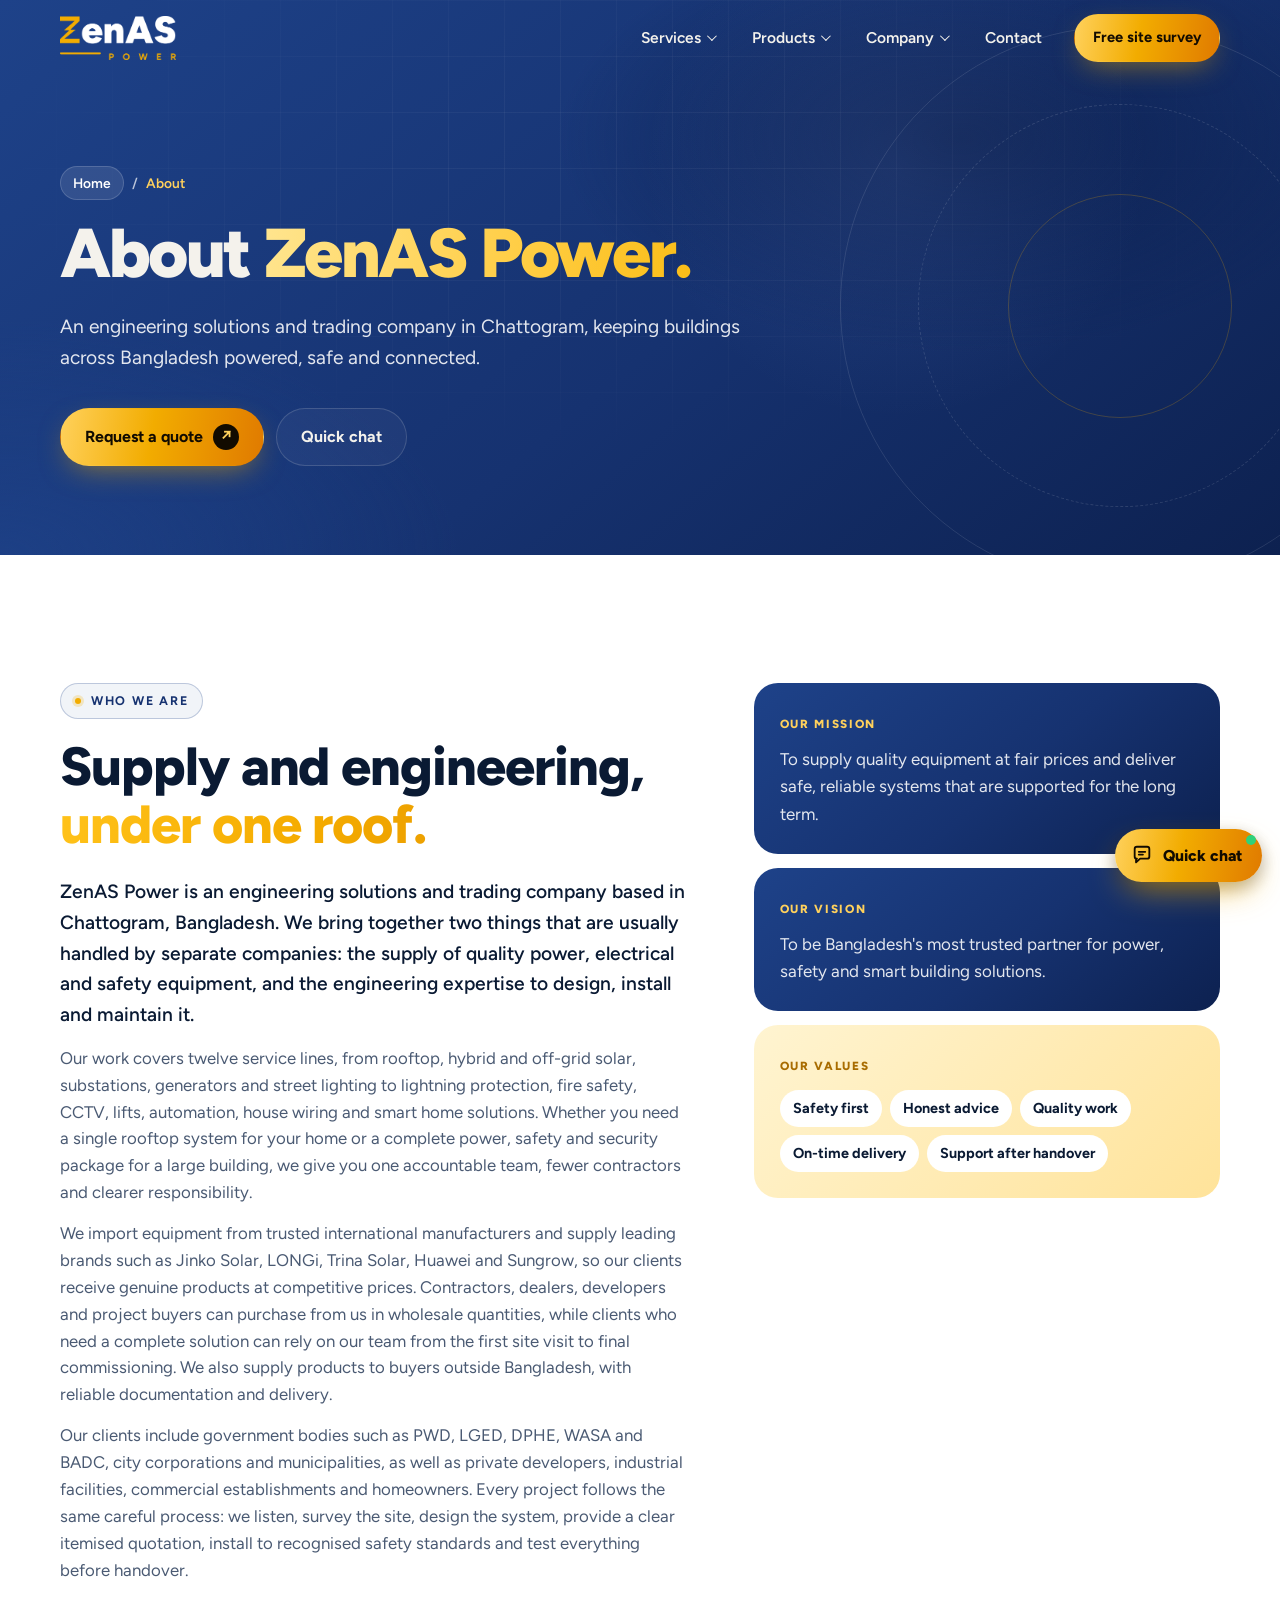
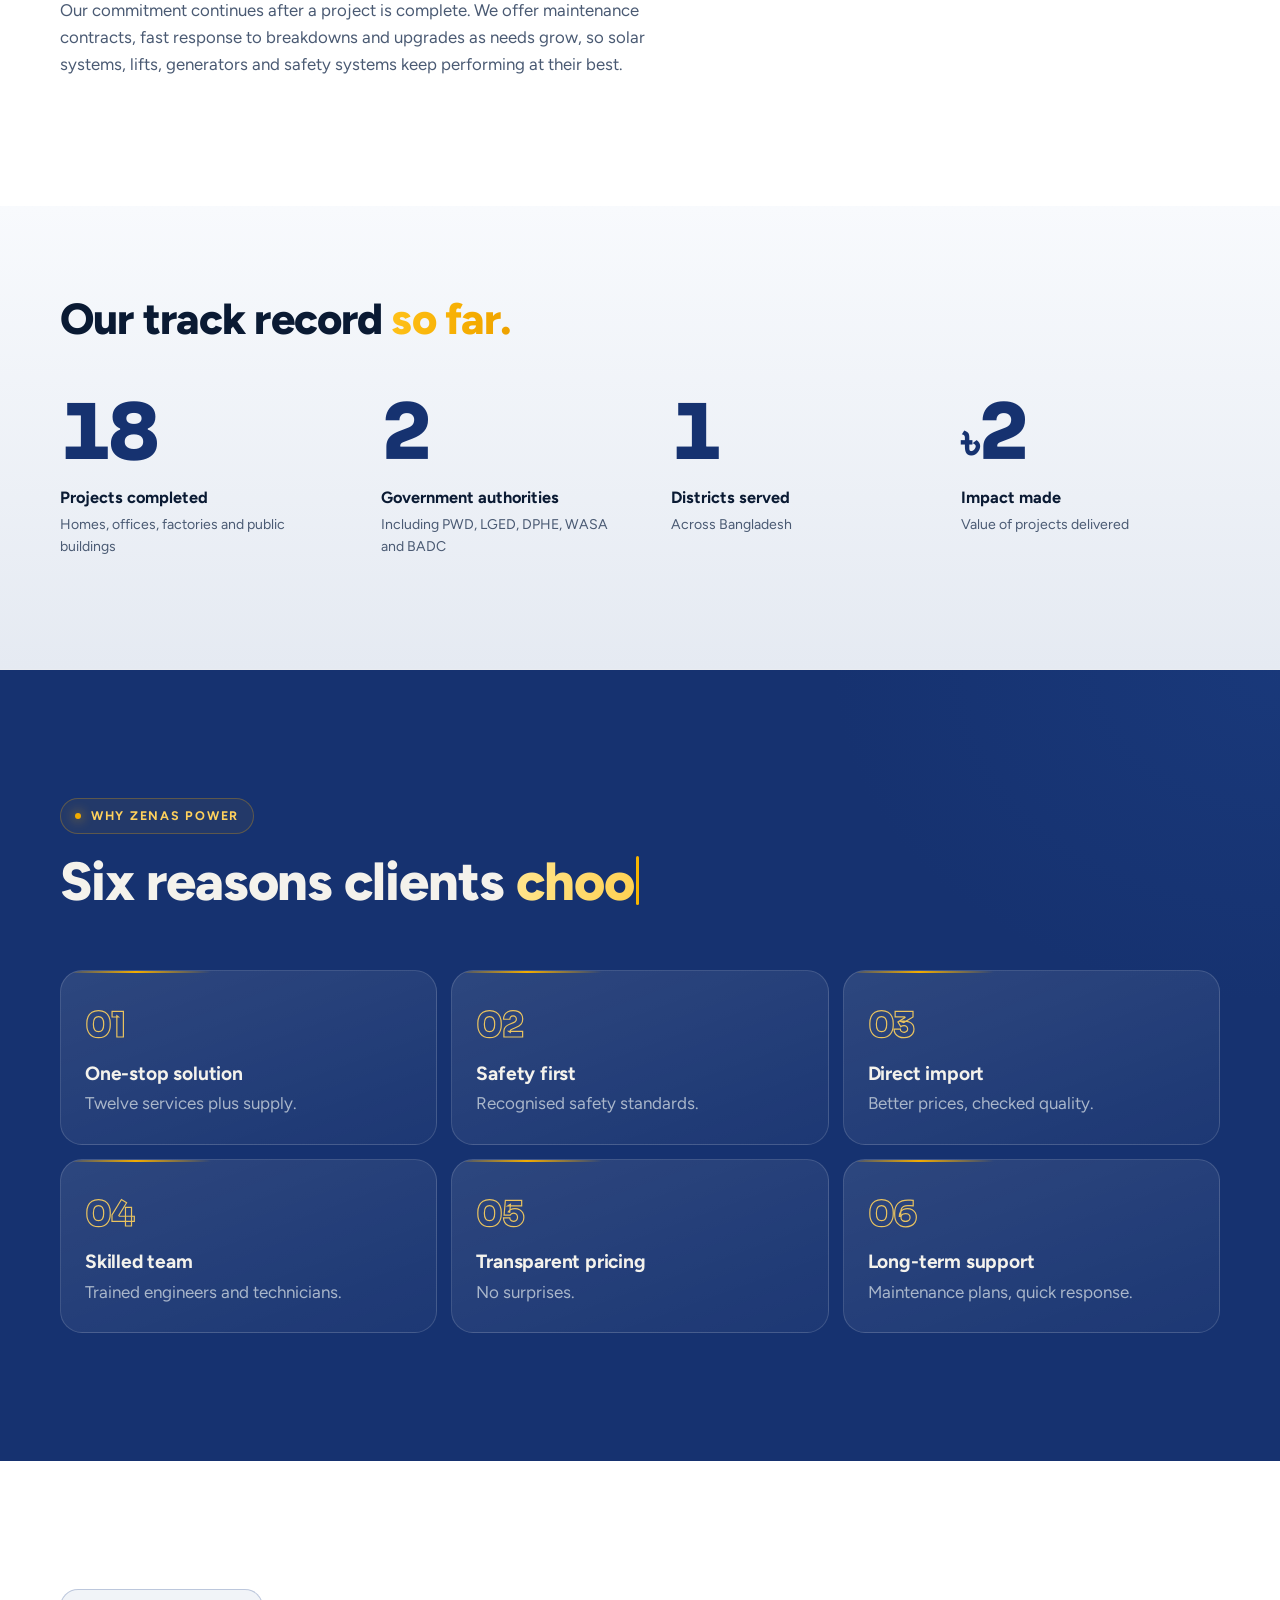
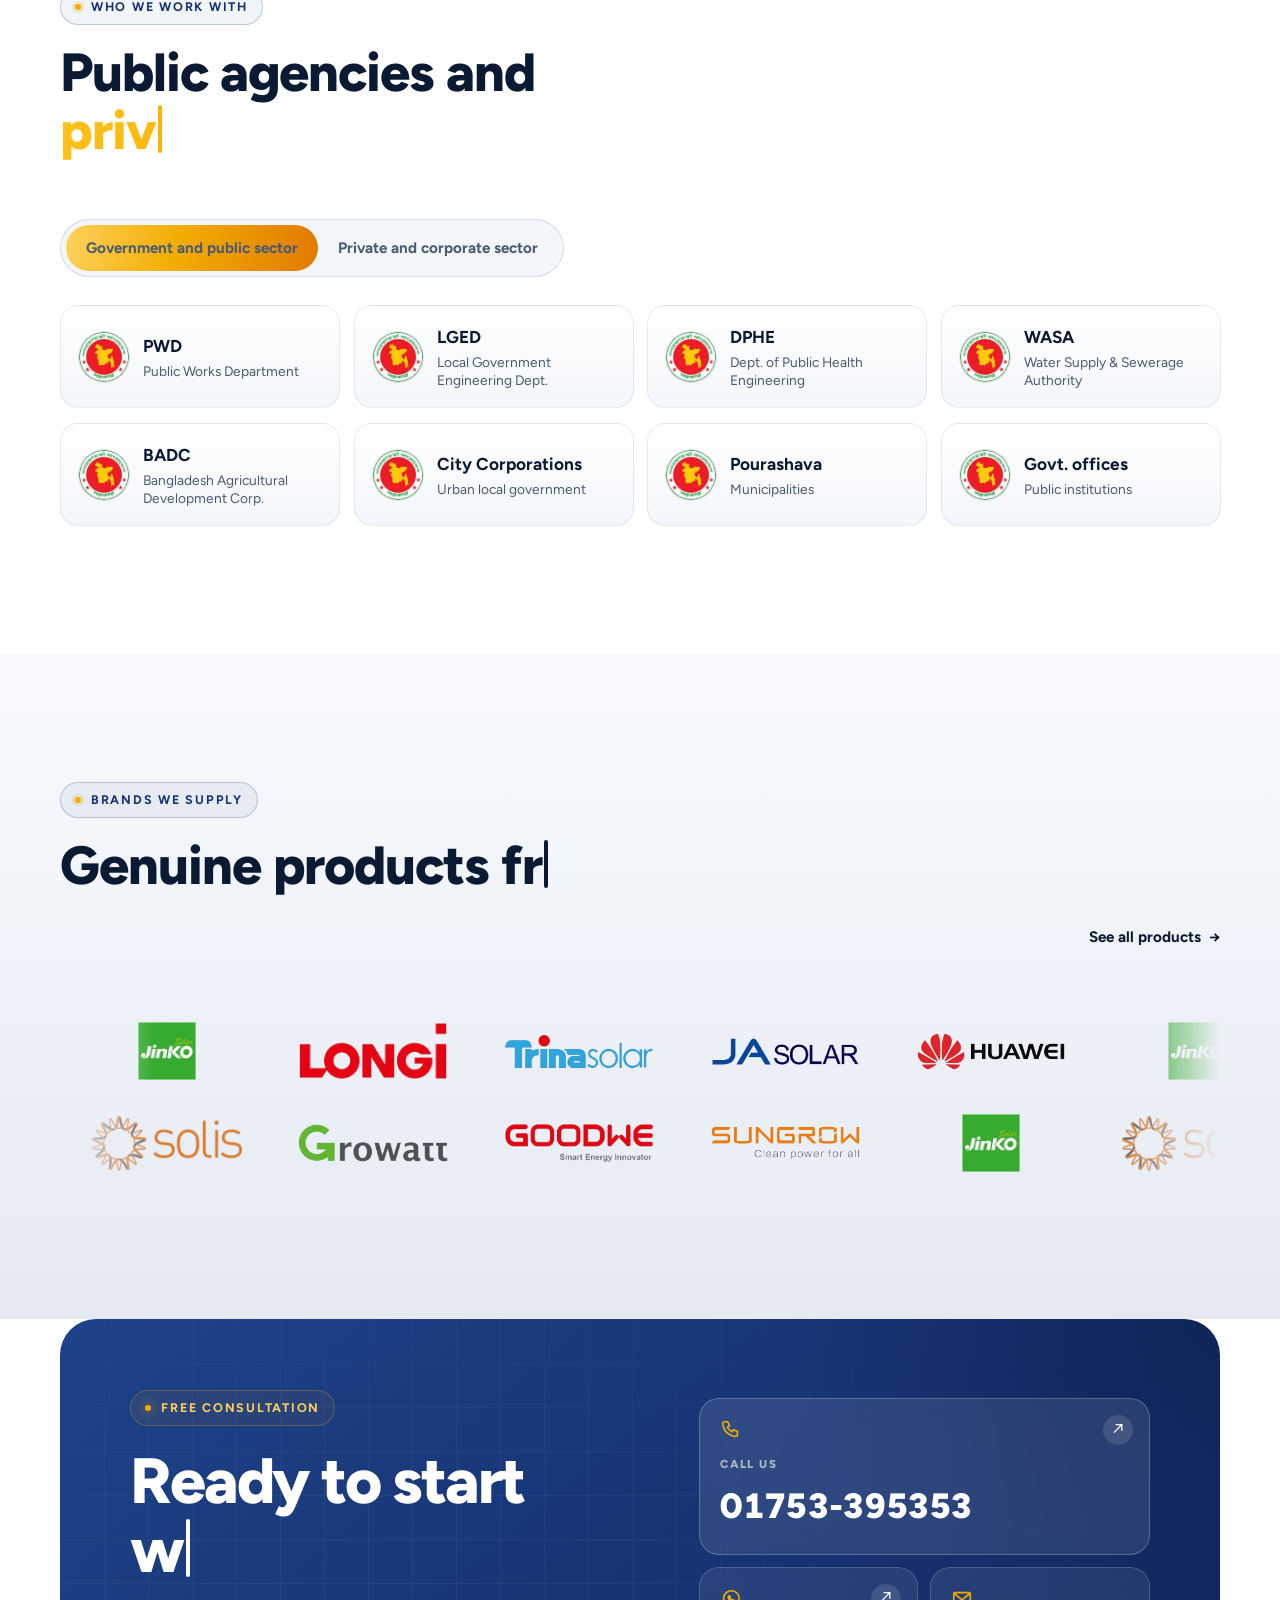
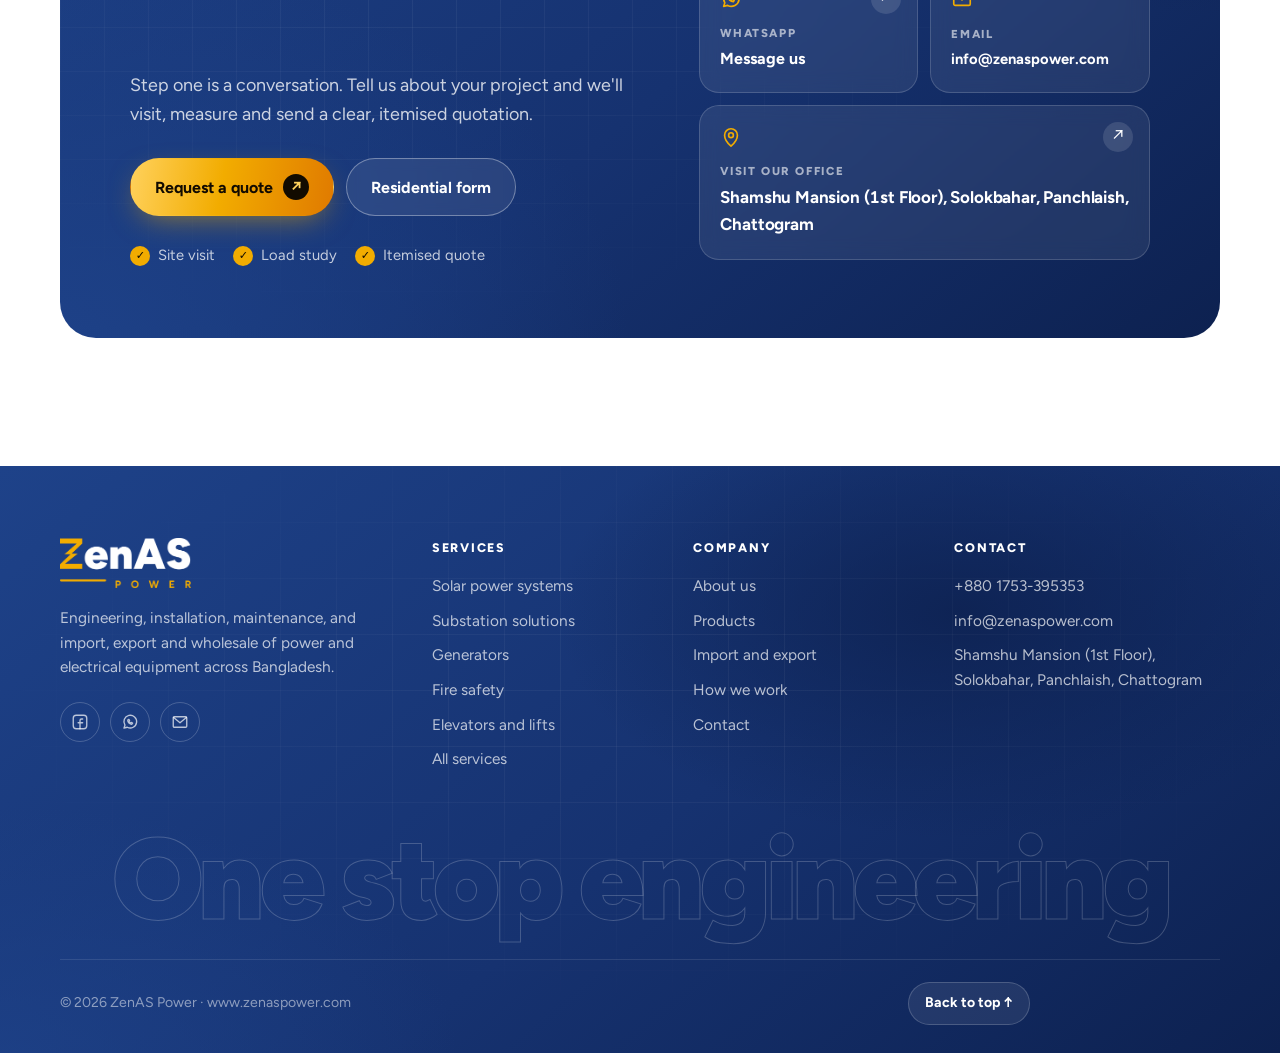
<file: about.html>
<!doctype html>
<html lang="en" class="no-js">
<head>
<meta charset="utf-8">
<meta name="viewport" content="width=device-width, initial-scale=1, viewport-fit=cover">
<title>About | ZenAS Power</title>
<meta name="description" content="ZenAS Power is an engineering solutions and trading company in Chattogram, supplying, installing and maintaining power, safety and building systems across Bangladesh.">
<meta property="og:title" content="About | ZenAS Power">
<meta property="og:description" content="ZenAS Power is an engineering solutions and trading company in Chattogram, supplying, installing and maintaining power, safety and building systems across Bangladesh.">
<meta property="og:type" content="website">
<meta name="theme-color" content="#163270">
<meta name="format-detection" content="telephone=no">
<link rel="icon" href="[data-uri]" type="image/png">
<link rel="apple-touch-icon" href="apple-touch-icon.png">
<link rel="preconnect" href="https://fonts.googleapis.com">
<link rel="preconnect" href="https://fonts.gstatic.com" crossorigin>
<link href="https://fonts.googleapis.com/css2?family=Figtree:wght@400..900&family=Sora:wght@600..800&display=swap" rel="stylesheet">
<link rel="stylesheet" href="zenas.css">
</head>
<body data-page="about">
<script>document.documentElement.classList.replace("no-js","js")</script>
<a class="skip" href="#main">Skip to content</a>
<div class="progress" aria-hidden="true"></div>
<div class="cursor-dot" aria-hidden="true"></div>
<div class="cursor-ring" aria-hidden="true"><span></span></div>

<header class="site-header">
  <div class="wrap header-row">
    <a class="brand" href="index.html" aria-label="ZenAS Power home"><img src="zenas-logo.png" alt="ZenAS Power" width="2400" height="914"></a>
    <button class="nav-toggle" aria-expanded="false" aria-controls="nav" aria-label="Open menu"><i></i><i></i><i></i></button>
    <nav class="nav" id="nav" aria-label="Main">
      <div class="nav-item">
        <button class="nav-link" type="button" aria-expanded="false">Services<span class="chev" aria-hidden="true"></span></button>
        <div class="mega">
          <div class="mm-feature">
            <span class="k">Your One Stop Engineering Solution</span>
            <img src="service-solar-power.jpg" alt="Rooftop solar installation" loading="lazy" width="410" height="258">
            <p><b>Power, safety and building systems</b> designed, installed and maintained by one accountable team.</p>
            <a class="mm-cta" href="contact.html">Get a free site survey<span aria-hidden="true">↗</span></a>
          </div>
          <div class="mm-list">
            <p class="mm-head">Twelve service lines</p>
            <div class="mm-grid"><a class="mm-item" href="index.html#svc-solar-power" data-svc="solar-power"><b>Solar power systems</b><span>Rooftop, hybrid and off-grid solar.</span></a><a class="mm-item" href="index.html#svc-substation" data-svc="substation"><b>Substation solutions</b><span>Transformers, switchgear and panels.</span></a><a class="mm-item" href="index.html#svc-generator" data-svc="generator"><b>Generator solutions</b><span>Backup power you can rely on.</span></a><a class="mm-item" href="index.html#svc-solar-street-lighting" data-svc="solar-street-lighting"><b>Solar street lighting</b><span>Off-grid lights for roads and campuses.</span></a><a class="mm-item" href="index.html#svc-street-lighting" data-svc="street-lighting"><b>Street lighting</b><span>LED lights, poles and outdoor systems.</span></a><a class="mm-item" href="index.html#svc-lightning-protection" data-svc="lightning-protection"><b>Lightning protection (LPS)</b><span>Protection for storm season.</span></a><a class="mm-item" href="index.html#svc-fire-safety" data-svc="fire-safety"><b>Fire safety systems</b><span>Alarm, detection and suppression.</span></a><a class="mm-item" href="index.html#svc-cctv-intercom-networking" data-svc="cctv-intercom-networking"><b>CCTV, intercom and networking</b><span>Secure, connected buildings.</span></a><a class="mm-item" href="index.html#svc-elevators-lifts" data-svc="elevators-lifts"><b>Elevators and lifts</b><span>Supply, upgrades and maintenance.</span></a><a class="mm-item" href="index.html#svc-automation" data-svc="automation"><b>Automation systems</b><span>Controls that save time and energy.</span></a><a class="mm-item" href="index.html#svc-house-wiring" data-svc="house-wiring"><b>Electrical house wiring</b><span>Safe wiring, done to standard.</span></a><a class="mm-item" href="index.html#svc-smart-home" data-svc="smart-home"><b>Smart home solutions</b><span>Control your home from your phone.</span></a></div>
          </div>
        </div>
      </div>
      <div class="nav-item">
        <button class="nav-link" type="button" aria-expanded="false">Products<span class="chev" aria-hidden="true"></span></button>
        <div class="mega">
          <div class="mm-feature navy">
            <span class="k">Genuine brands</span>
            <ul class="mm-logos"><li><span class="bl bl-jinko" role="img" aria-label="Jinko Solar"></span></li><li><span class="bl bl-longi" role="img" aria-label="LONGi"></span></li><li><span class="bl bl-trina" role="img" aria-label="Trina Solar"></span></li><li><span class="bl bl-ja-solar" role="img" aria-label="JA Solar"></span></li><li><span class="bl bl-huawei" role="img" aria-label="Huawei"></span></li><li><span class="bl bl-solis" role="img" aria-label="Solis"></span></li></ul>
            <p>Equipment from leading manufacturers, for single projects or wholesale quantities.</p>
            <a class="mm-cta" href="products.html">See all products<span aria-hidden="true">↗</span></a>
          </div>
          <div class="mm-list">
            <p class="mm-head">What we supply</p>
            <div class="mm-grid"><a class="mm-item" href="products.html"><b>Solar panels</b><span>Mono PERC, half-cut and bifacial modules</span></a><a class="mm-item" href="products.html"><b>Inverters and batteries</b><span>On-grid, hybrid and off-grid inverters</span></a><a class="mm-item" href="products.html"><b>Solar street lights</b><span>All-in-one and split-type models</span></a><a class="mm-item" href="products.html"><b>LED street lights and poles</b><span>LED luminaires in multiple wattages</span></a><a class="mm-item" href="products.html"><b>Lightning protection and earthing</b><span>ESE and conventional air terminals</span></a><a class="mm-item" href="products.html"><b>Substation equipment</b><span>Distribution transformers</span></a><a class="mm-item" href="products.html"><b>Generators</b><span>Diesel and gas generator sets</span></a><a class="mm-item" href="products.html"><b>Lifts and elevators</b><span>Passenger, hospital and goods lifts</span></a><a class="mm-item" href="products.html"><b>CCTV, intercom and networking</b><span>IP and analog cameras, NVR/DVR</span></a><a class="mm-item" href="products.html"><b>Fire safety equipment</b><span>Addressable and conventional alarm panels</span></a><a class="mm-item" href="products.html"><b>Cables and electrical accessories</b><span>House wiring and power cables</span></a><a class="mm-item" href="products.html"><b>Smart home and automation</b><span>Smart touch switches, sockets and breakers</span></a></div>
          </div>
        </div>
      </div>
      <div class="nav-item">
        <button class="nav-link" type="button" aria-expanded="false">Company<span class="chev" aria-hidden="true"></span></button>
        <div class="mega">
          <div class="mm-feature navy">
            <span class="k">Who we are</span>
            <p><b>An engineering solutions and trading company in Chattogram.</b></p>
            <p>We supply quality power, electrical and safety equipment and the engineering to design, install and maintain it, so clients get one accountable team from the first site visit to final commissioning.</p>
            <a class="mm-cta" href="contact.html">Contact us<span aria-hidden="true">↗</span></a>
          </div>
          <div class="mm-list">
            <p class="mm-head">About ZenAS Power</p>
            <div class="mm-grid one">
              <a class="mm-item" href="about.html"><b>About us</b><span>Who we are, our mission and the clients we serve.</span></a>
              <a class="mm-item" href="process.html"><b>How we work</b><span>Six steps from first conversation to ongoing support.</span></a>
              <a class="mm-item" href="trading.html"><b>Import, export and wholesale</b><span>Power and electrical equipment, sourced and supplied in bulk.</span></a>
              <a class="mm-item" href="residential-requirement-form.html"><b>Residential requirement form</b><span>Tell us what your home needs before the site visit.</span></a>
            </div>
          </div>
        </div>
      </div>
      <a class="nav-link" href="contact.html">Contact</a>
      <a class="btn btn-gold btn-sm header-cta mag" href="contact.html">Free site survey</a>
    </nav>
  </div>
</header>

<main id="main">
<section class="hero phero" id="top">
  <div class="spot" aria-hidden="true"></div>
  <div class="phero-deco" aria-hidden="true"><i></i><i></i><i></i><b></b></div>
  <div class="wrap phero-in">
    <nav class="crumbs" aria-label="Breadcrumb"><a href="index.html">Home</a><span aria-hidden="true">/</span><span>About</span></nav>
    <h1 class="type-h">About <span class="gold-text">ZenAS Power.</span></h1>
    <p class="lead">An engineering solutions and trading company in Chattogram, keeping buildings across Bangladesh powered, safe and connected.</p>
    <div class="hero-actions"><a class="btn btn-gold mag" href="contact.html">Request a quote<span class="arrow" aria-hidden="true">↗</span></a><button class="btn btn-ghost mag" type="button" data-chat-open>Quick chat</button></div>
  </div>
</section>
<section class="section light" aria-labelledby="who-h">
  <div class="wrap about2">
    <div class="ab-text">
      <span class="eyebrow">Who we are</span>
      <h2 id="who-h" class="type-h">Supply and engineering, <span class="gold-text">under one roof.</span></h2>
      <div class="ab-copy pop">
        <p>ZenAS Power is an engineering solutions and trading company based in Chattogram, Bangladesh. We bring together two things that are usually handled by separate companies: the supply of quality power, electrical and safety equipment, and the engineering expertise to design, install and maintain it.</p>
        <p>Our work covers twelve service lines, from rooftop, hybrid and off-grid solar, substations, generators and street lighting to lightning protection, fire safety, CCTV, lifts, automation, house wiring and smart home solutions. Whether you need a single rooftop system for your home or a complete power, safety and security package for a large building, we give you one accountable team, fewer contractors and clearer responsibility.</p>
        <p>We import equipment from trusted international manufacturers and supply leading brands such as Jinko Solar, LONGi, Trina Solar, Huawei and Sungrow, so our clients receive genuine products at competitive prices. Contractors, dealers, developers and project buyers can purchase from us in wholesale quantities, while clients who need a complete solution can rely on our team from the first site visit to final commissioning. We also supply products to buyers outside Bangladesh, with reliable documentation and delivery.</p>
        <p>Our clients include government bodies such as PWD, LGED, DPHE, WASA and BADC, city corporations and municipalities, as well as private developers, industrial facilities, commercial establishments and homeowners. Every project follows the same careful process: we listen, survey the site, design the system, provide a clear itemised quotation, install to recognised safety standards and test everything before handover.</p>
        <p>Our commitment continues after a project is complete. We offer maintenance contracts, fast response to breakdowns and upgrades as needs grow, so solar systems, lifts, generators and safety systems keep performing at their best.</p>
      </div>
    </div>
    <div class="mvv2">
      <div class="mv pop" style="--i:0"><span class="k">Our mission</span><p>To supply quality equipment at fair prices and deliver safe, reliable systems that are supported for the long term.</p></div>
      <div class="mv pop" style="--i:1"><span class="k">Our vision</span><p>To be Bangladesh's most trusted partner for power, safety and smart building solutions.</p></div>
      <div class="mv gold pop" style="--i:2"><span class="k">Our values</span><ul><li>Safety first</li><li>Honest advice</li><li>Quality work</li><li>On-time delivery</li><li>Support after handover</li></ul></div>
    </div>
  </div>
</section>
<section class="stats ash" aria-labelledby="st-h">
  <div class="wrap">
    <div class="st-top"><div class="sec-head" style="margin:0"><h2 id="st-h">Our track record <span class="gold-text">so far.</span></h2></div></div>
    <ul class="st-grid"><li class="st" style="--i:0"><span class="st-num" aria-label="95+"><span class="v" data-count="95">95</span><span class="sfx">+</span></span><b>Projects completed</b><small>Homes, offices, factories and public buildings</small><span class="st-line" aria-hidden="true"></span></li><li class="st" style="--i:1"><span class="st-num" aria-label="10+"><span class="v" data-count="10">10</span><span class="sfx">+</span></span><b>Government authorities</b><small>Including PWD, LGED, DPHE, WASA and BADC</small><span class="st-line" aria-hidden="true"></span></li><li class="st" style="--i:2"><span class="st-num" aria-label="6"><span class="v" data-count="6">6</span><span class="sfx"></span></span><b>Districts served</b><small>Across Bangladesh</small><span class="st-line" aria-hidden="true"></span></li><li class="st" style="--i:3"><span class="st-num" aria-label="৳10M+"><span class="pre">৳</span><span class="v" data-count="10">10</span><span class="sfx">M+</span></span><b>Impact made</b><small>Value of projects delivered</small><span class="st-line" aria-hidden="true"></span></li></ul>
  </div>
</section>
<section class="section pov" aria-labelledby="wz-h">
  <div class="wrap">
    <div class="sec-head"><span class="eyebrow">Why ZenAS Power</span><h2 id="wz-h" class="type-h" style="color:var(--cream)">Six reasons clients <span class="gold-text">choose us.</span></h2></div>
    <ul class="wgrid"><li class="wcard pop" style="--i:0"><span class="wn">01</span><h3>One-stop solution</h3><p>Twelve services plus supply.</p></li><li class="wcard pop" style="--i:1"><span class="wn">02</span><h3>Safety first</h3><p>Recognised safety standards.</p></li><li class="wcard pop" style="--i:2"><span class="wn">03</span><h3>Direct import</h3><p>Better prices, checked quality.</p></li><li class="wcard pop" style="--i:0"><span class="wn">04</span><h3>Skilled team</h3><p>Trained engineers and technicians.</p></li><li class="wcard pop" style="--i:1"><span class="wn">05</span><h3>Transparent pricing</h3><p>No surprises.</p></li><li class="wcard pop" style="--i:2"><span class="wn">06</span><h3>Long-term support</h3><p>Maintenance plans, quick response.</p></li></ul>
  </div>
</section>
<section class="section light" id="clients" aria-labelledby="cl-h">
  <div class="wrap">
    <div class="sec-head"><span class="eyebrow">Who we work with</span><h2 id="cl-h">Public agencies and <span class="gold-text">private builders.</span></h2></div>
    <div class="ctabs" role="tablist" aria-label="Client sectors">
      <span class="ctab-ind" aria-hidden="true"></span>
      <button class="ctab" type="button" role="tab" id="ct-gov" aria-selected="true" aria-controls="cp-gov">Government and public sector</button>
      <button class="ctab" type="button" role="tab" id="ct-pvt" aria-selected="false" aria-controls="cp-pvt">Private and corporate sector</button>
    </div>
    <div class="c-pane" id="cp-gov" role="tabpanel" aria-labelledby="ct-gov"><ul class="c-grid"><li class="c-tile reveal" style="--i:0"><span class="seal" aria-hidden="true"></span><div><b>PWD</b><span>Public Works Department</span></div></li><li class="c-tile reveal" style="--i:1"><span class="seal" aria-hidden="true"></span><div><b>LGED</b><span>Local Government Engineering Dept.</span></div></li><li class="c-tile reveal" style="--i:2"><span class="seal" aria-hidden="true"></span><div><b>DPHE</b><span>Dept. of Public Health Engineering</span></div></li><li class="c-tile reveal" style="--i:3"><span class="seal" aria-hidden="true"></span><div><b>WASA</b><span>Water Supply &amp; Sewerage Authority</span></div></li><li class="c-tile reveal" style="--i:4"><span class="seal" aria-hidden="true"></span><div><b>BADC</b><span>Bangladesh Agricultural Development Corp.</span></div></li><li class="c-tile reveal" style="--i:5"><span class="seal" aria-hidden="true"></span><div><b>City Corporations</b><span>Urban local government</span></div></li><li class="c-tile reveal" style="--i:6"><span class="seal" aria-hidden="true"></span><div><b>Pourashava</b><span>Municipalities</span></div></li><li class="c-tile reveal" style="--i:7"><span class="seal" aria-hidden="true"></span><div><b>Govt. offices</b><span>Public institutions</span></div></li></ul></div>
    <div class="c-pane" id="cp-pvt" role="tabpanel" aria-labelledby="ct-pvt" hidden><ul class="c-grid two"><li class="c-tile c-tile-text reveal" style="--i:0"><b>Developers and real estate</b></li><li class="c-tile c-tile-text reveal" style="--i:1"><b>Industrial and manufacturing</b></li><li class="c-tile c-tile-text reveal" style="--i:2"><b>Commercial establishments</b></li><li class="c-tile c-tile-text reveal" style="--i:3"><b>Local businesses and homeowners</b></li></ul></div>
  </div>
</section>
<section class="section brands ash" id="brands" aria-labelledby="br-h">
  <div class="wrap">
    <div class="sec-row">
      <div class="sec-head"><span class="eyebrow">Brands we supply</span><h2 id="br-h">Genuine products from <span class="gold-text">leading manufacturers.</span></h2></div>
      <a class="link-arrow" href="products.html">See all products</a>
    </div>
    <div class="brand-frame">
      <div class="marquee" style="--dur:42s"><ul class="mq-track"><li class="logo-tile"><span class="bl bl-jinko" role="img" aria-label="Jinko Solar"></span></li><li class="logo-tile"><span class="bl bl-longi" role="img" aria-label="LONGi"></span></li><li class="logo-tile"><span class="bl bl-trina" role="img" aria-label="Trina Solar"></span></li><li class="logo-tile"><span class="bl bl-ja-solar" role="img" aria-label="JA Solar"></span></li><li class="logo-tile"><span class="bl bl-huawei" role="img" aria-label="Huawei"></span></li><li class="logo-tile"><span class="bl bl-jinko" role="img" aria-label="Jinko Solar"></span></li><li class="logo-tile"><span class="bl bl-longi" role="img" aria-label="LONGi"></span></li><li class="logo-tile"><span class="bl bl-trina" role="img" aria-label="Trina Solar"></span></li><li class="logo-tile"><span class="bl bl-ja-solar" role="img" aria-label="JA Solar"></span></li><li class="logo-tile"><span class="bl bl-huawei" role="img" aria-label="Huawei"></span></li></ul><ul class="mq-track" aria-hidden="true"><li class="logo-tile"><span class="bl bl-jinko" role="img" aria-label="Jinko Solar"></span></li><li class="logo-tile"><span class="bl bl-longi" role="img" aria-label="LONGi"></span></li><li class="logo-tile"><span class="bl bl-trina" role="img" aria-label="Trina Solar"></span></li><li class="logo-tile"><span class="bl bl-ja-solar" role="img" aria-label="JA Solar"></span></li><li class="logo-tile"><span class="bl bl-huawei" role="img" aria-label="Huawei"></span></li><li class="logo-tile"><span class="bl bl-jinko" role="img" aria-label="Jinko Solar"></span></li><li class="logo-tile"><span class="bl bl-longi" role="img" aria-label="LONGi"></span></li><li class="logo-tile"><span class="bl bl-trina" role="img" aria-label="Trina Solar"></span></li><li class="logo-tile"><span class="bl bl-ja-solar" role="img" aria-label="JA Solar"></span></li><li class="logo-tile"><span class="bl bl-huawei" role="img" aria-label="Huawei"></span></li></ul></div>
      <div class="marquee rev" style="--dur:48s"><ul class="mq-track"><li class="logo-tile"><span class="bl bl-solis" role="img" aria-label="Solis"></span></li><li class="logo-tile"><span class="bl bl-growatt" role="img" aria-label="Growatt"></span></li><li class="logo-tile"><span class="bl bl-goodwe" role="img" aria-label="GoodWe"></span></li><li class="logo-tile"><span class="bl bl-sungrow" role="img" aria-label="Sungrow"></span></li><li class="logo-tile"><span class="bl bl-jinko" role="img" aria-label="Jinko Solar"></span></li><li class="logo-tile"><span class="bl bl-solis" role="img" aria-label="Solis"></span></li><li class="logo-tile"><span class="bl bl-growatt" role="img" aria-label="Growatt"></span></li><li class="logo-tile"><span class="bl bl-goodwe" role="img" aria-label="GoodWe"></span></li><li class="logo-tile"><span class="bl bl-sungrow" role="img" aria-label="Sungrow"></span></li><li class="logo-tile"><span class="bl bl-jinko" role="img" aria-label="Jinko Solar"></span></li></ul><ul class="mq-track" aria-hidden="true"><li class="logo-tile"><span class="bl bl-solis" role="img" aria-label="Solis"></span></li><li class="logo-tile"><span class="bl bl-growatt" role="img" aria-label="Growatt"></span></li><li class="logo-tile"><span class="bl bl-goodwe" role="img" aria-label="GoodWe"></span></li><li class="logo-tile"><span class="bl bl-sungrow" role="img" aria-label="Sungrow"></span></li><li class="logo-tile"><span class="bl bl-jinko" role="img" aria-label="Jinko Solar"></span></li><li class="logo-tile"><span class="bl bl-solis" role="img" aria-label="Solis"></span></li><li class="logo-tile"><span class="bl bl-growatt" role="img" aria-label="Growatt"></span></li><li class="logo-tile"><span class="bl bl-goodwe" role="img" aria-label="GoodWe"></span></li><li class="logo-tile"><span class="bl bl-sungrow" role="img" aria-label="Sungrow"></span></li><li class="logo-tile"><span class="bl bl-jinko" role="img" aria-label="Jinko Solar"></span></li></ul></div>
    </div>
  </div>
</section>
<section class="section cta-sec" aria-labelledby="cta-h" style="padding-top:0">
  <div class="wrap">
    <div class="end">
      <div class="end-grid">
        <div>
          <span class="eyebrow">Free consultation</span>
          <h2 id="cta-h" style="margin-top:20px">Ready to start with a <span class="gold-text">free site survey?</span></h2>
          <p class="end-lead">Step one is a conversation. Tell us about your project and we'll visit, measure and send a clear, itemised quotation.</p>
          <div class="end-actions"><a class="btn btn-gold mag" href="contact.html">Request a quote<span class="arrow" aria-hidden="true">↗</span></a><a class="btn btn-ghost mag" href="residential-requirement-form.html">Residential form</a></div>
          <ul class="end-steps"><li>Site visit</li><li>Load study</li><li>Itemised quote</li></ul>
        </div>
        <div class="end-tiles">
          <a class="tile big" href="tel:+8801753395353"><svg viewBox="0 0 24 24" aria-hidden="true"><path d="M5 3h3.5l1.8 4.5-2.3 1.4a11 11 0 0 0 5.1 5.1l1.4-2.3L19 13.5V17a2 2 0 0 1-2 2A15 15 0 0 1 3 5a2 2 0 0 1 2-2z"/></svg><span class="k">Call us</span><b>01753-395353</b><span class="go" aria-hidden="true">↗</span></a>
          <a class="tile" href="https://wa.me/8801753395353" target="_blank" rel="noopener"><svg viewBox="0 0 24 24" aria-hidden="true"><path d="M4 20l1.3-3.8A8.5 8.5 0 1 1 8.4 19z"/><path d="M9 9.5c0 3 2.5 5.5 5.5 5.5l1-1.5-2-1-1 1a4 4 0 0 1-2-2l1-1-1-2z"/></svg><span class="k">WhatsApp</span><b>Message us</b><span class="go" aria-hidden="true">↗</span></a>
          <a class="tile mail" href="mailto:info@zenaspower.com"><svg viewBox="0 0 24 24" aria-hidden="true"><rect x="3" y="5" width="18" height="14" rx="1.5"/><path d="M3.5 6l8.5 7 8.5-7"/></svg><span class="k">Email</span><b>info@zenaspower.com</b></a>
          <a class="tile big" style="background:rgba(255,255,255,.08);border-color:rgba(255,255,255,.16)" href="https://www.google.com/maps/search/?api=1&amp;query=Shamshu+Mansion+Solokbahar+Panchlaish+Chattogram" target="_blank" rel="noopener"><svg viewBox="0 0 24 24" aria-hidden="true"><path d="M12 22s7-6.2 7-12a7 7 0 0 0-14 0c0 5.8 7 12 7 12z"/><circle cx="12" cy="10" r="2.6"/></svg><span class="k">Visit our office</span><b style="font-size:1.06rem;font-weight:700">Shamshu Mansion (1st Floor), Solokbahar, Panchlaish, Chattogram</b><span class="go" aria-hidden="true">↗</span></a>
        </div>
      </div>
    </div>
  </div>
</section>
</main>

<footer class="site-footer">
  <div class="wrap">
    <div class="footer-grid">
      <div>
        <a class="brand" href="index.html"><img src="zenas-logo.png" alt="ZenAS Power" width="2400" height="914" loading="lazy"></a>
        <p class="footer-about">Engineering, installation, maintenance, and import, export and wholesale of power and electrical equipment across Bangladesh.</p>
        <div class="f-social"><a href="https://www.facebook.com/share/1EnhAYDXwp/?mibextid=wwXIfr" target="_blank" rel="noopener" aria-label="Facebook"><svg viewBox="0 0 24 24" aria-hidden="true"><rect x="3" y="3" width="18" height="18" rx="4"/><path d="M15.5 8H14a2 2 0 0 0-2 2v11M9.5 13h6"/></svg></a><a href="https://wa.me/8801753395353" target="_blank" rel="noopener" aria-label="WhatsApp"><svg viewBox="0 0 24 24" aria-hidden="true"><path d="M4 20l1.3-3.8A8.5 8.5 0 1 1 8.4 19z"/><path d="M9 9.5c0 3 2.5 5.5 5.5 5.5l1-1.5-2-1-1 1a4 4 0 0 1-2-2l1-1-1-2z"/></svg></a><a href="mailto:info@zenaspower.com" aria-label="Email"><svg viewBox="0 0 24 24" aria-hidden="true"><rect x="3" y="5" width="18" height="14" rx="1.5"/><path d="M3.5 6l8.5 7 8.5-7"/></svg></a></div>
      </div>
      <div>
        <h4>Services</h4>
        <ul><li><a href="index.html#svc-solar-power">Solar power systems</a></li><li><a href="index.html#svc-substation">Substation solutions</a></li><li><a href="index.html#svc-generator">Generators</a></li><li><a href="index.html#svc-fire-safety">Fire safety</a></li><li><a href="index.html#svc-elevators-lifts">Elevators and lifts</a></li><li><a href="index.html#services">All services</a></li></ul>
      </div>
      <div>
        <h4>Company</h4>
        <ul><li><a href="about.html">About us</a></li><li><a href="products.html">Products</a></li><li><a href="trading.html">Import and export</a></li><li><a href="process.html">How we work</a></li><li><a href="contact.html">Contact</a></li></ul>
      </div>
      <div>
        <h4>Contact</h4>
        <ul><li><a href="tel:+8801753395353">+880 1753-395353</a></li><li><a href="mailto:info@zenaspower.com">info@zenaspower.com</a></li><li>Shamshu Mansion (1st Floor), Solokbahar, Panchlaish, Chattogram</li></ul>
      </div>
    </div>
    <p class="f-big" aria-hidden="true">One stop engineering</p>
    <div class="footer-bottom"><span>© <span id="year">2026</span> ZenAS Power · www.zenaspower.com</span><button class="to-top" type="button" onclick="window.scrollTo({top:0,behavior:'smooth'})">Back to top ↑</button></div>
  </div>
</footer>
<nav class="tabbar" aria-label="App navigation">
  <a class="tab on" href="index.html#top" data-tab="top" data-page="home"><svg viewBox="0 0 24 24" aria-hidden="true"><path d="M3 11l9-7.5 9 7.5M5.5 9v11h13V9"/><path d="M10 20v-5h4v5"/></svg><span>Home</span></a>
  <a class="tab" href="index.html#services" data-tab="services"><svg viewBox="0 0 24 24" aria-hidden="true"><rect x="3.5" y="3.5" width="7" height="7" rx="1.5"/><rect x="13.5" y="3.5" width="7" height="7" rx="1.5"/><rect x="3.5" y="13.5" width="7" height="7" rx="1.5"/><rect x="13.5" y="13.5" width="7" height="7" rx="1.5"/></svg><span>Services</span></a>
  <a class="tab cta" href="contact.html" data-page="contact"><span class="fab"><svg viewBox="0 0 24 24" aria-hidden="true"><path d="M12 5v14M5 12h14"/></svg></span><b>Quote</b></a>
  <a class="tab" href="products.html" data-page="products"><svg viewBox="0 0 24 24" aria-hidden="true"><path d="M3.5 7.5L12 3l8.5 4.5v9L12 21l-8.5-4.5z"/><path d="M3.5 7.5L12 12l8.5-4.5M12 12v9"/></svg><span>Products</span></a>
  <button class="tab" type="button" data-chat-open><svg viewBox="0 0 24 24" aria-hidden="true"><path d="M4 5.5A2.5 2.5 0 0 1 6.5 3h11A2.5 2.5 0 0 1 20 5.5v8a2.5 2.5 0 0 1-2.5 2.5H10l-4.5 4v-4H6.5A2.5 2.5 0 0 1 4 13.5z"/><path d="M8.5 8.5h7M8.5 11.5h4.5"/></svg><span>Chat</span></button>
</nav>
<section class="chat" id="chat" role="dialog" aria-modal="false" aria-labelledby="chat-title" hidden>
  <header class="chat-head">
    <span class="chat-av" aria-hidden="true"><img src="apple-touch-icon.png" alt="" width="40" height="40"></span>
    <div><b id="chat-title">ZenAS Power assistant</b><span class="chat-status">Replies instantly · Team follows up by phone</span></div>
    <button class="chat-x" type="button" id="chat-reset" aria-label="Start over"><svg viewBox="0 0 24 24" aria-hidden="true"><path d="M4 12a8 8 0 1 0 2.4-5.7M4 4v4h4"/></svg></button>
    <button class="chat-x" type="button" id="chat-close" aria-label="Close chat"><svg viewBox="0 0 24 24" aria-hidden="true"><path d="M6 6l12 12M18 6L6 18"/></svg></button>
  </header>
  <div class="chat-log" id="chat-log" aria-live="polite"></div>
  <div class="chat-quick" id="chat-quick"></div>
  <form class="chat-in" id="chat-form" autocomplete="on">
    <label class="sr" for="chat-text">Type a message</label>
    <input id="chat-text" name="chat-text" type="text" placeholder="Type a message…" autocomplete="off">
    <button type="submit" aria-label="Send"><svg viewBox="0 0 24 24" aria-hidden="true"><path d="M4 12l16-8-6 16-2.5-6.5z"/></svg></button>
  </form>
</section>
<button class="chat-fab" type="button" id="chat-open" aria-haspopup="dialog" aria-controls="chat" aria-label="Open quick chat"><svg viewBox="0 0 24 24" aria-hidden="true"><path d="M4 5.5A2.5 2.5 0 0 1 6.5 3h11A2.5 2.5 0 0 1 20 5.5v8a2.5 2.5 0 0 1-2.5 2.5H10l-4.5 4v-4H6.5A2.5 2.5 0 0 1 4 13.5z"/><path d="M8.5 8.5h7M8.5 11.5h4.5"/></svg><span>Quick chat</span><i class="chat-ping" aria-hidden="true"></i></button>

<script src="zenas.js"></script>

</body>
</html>
</file>
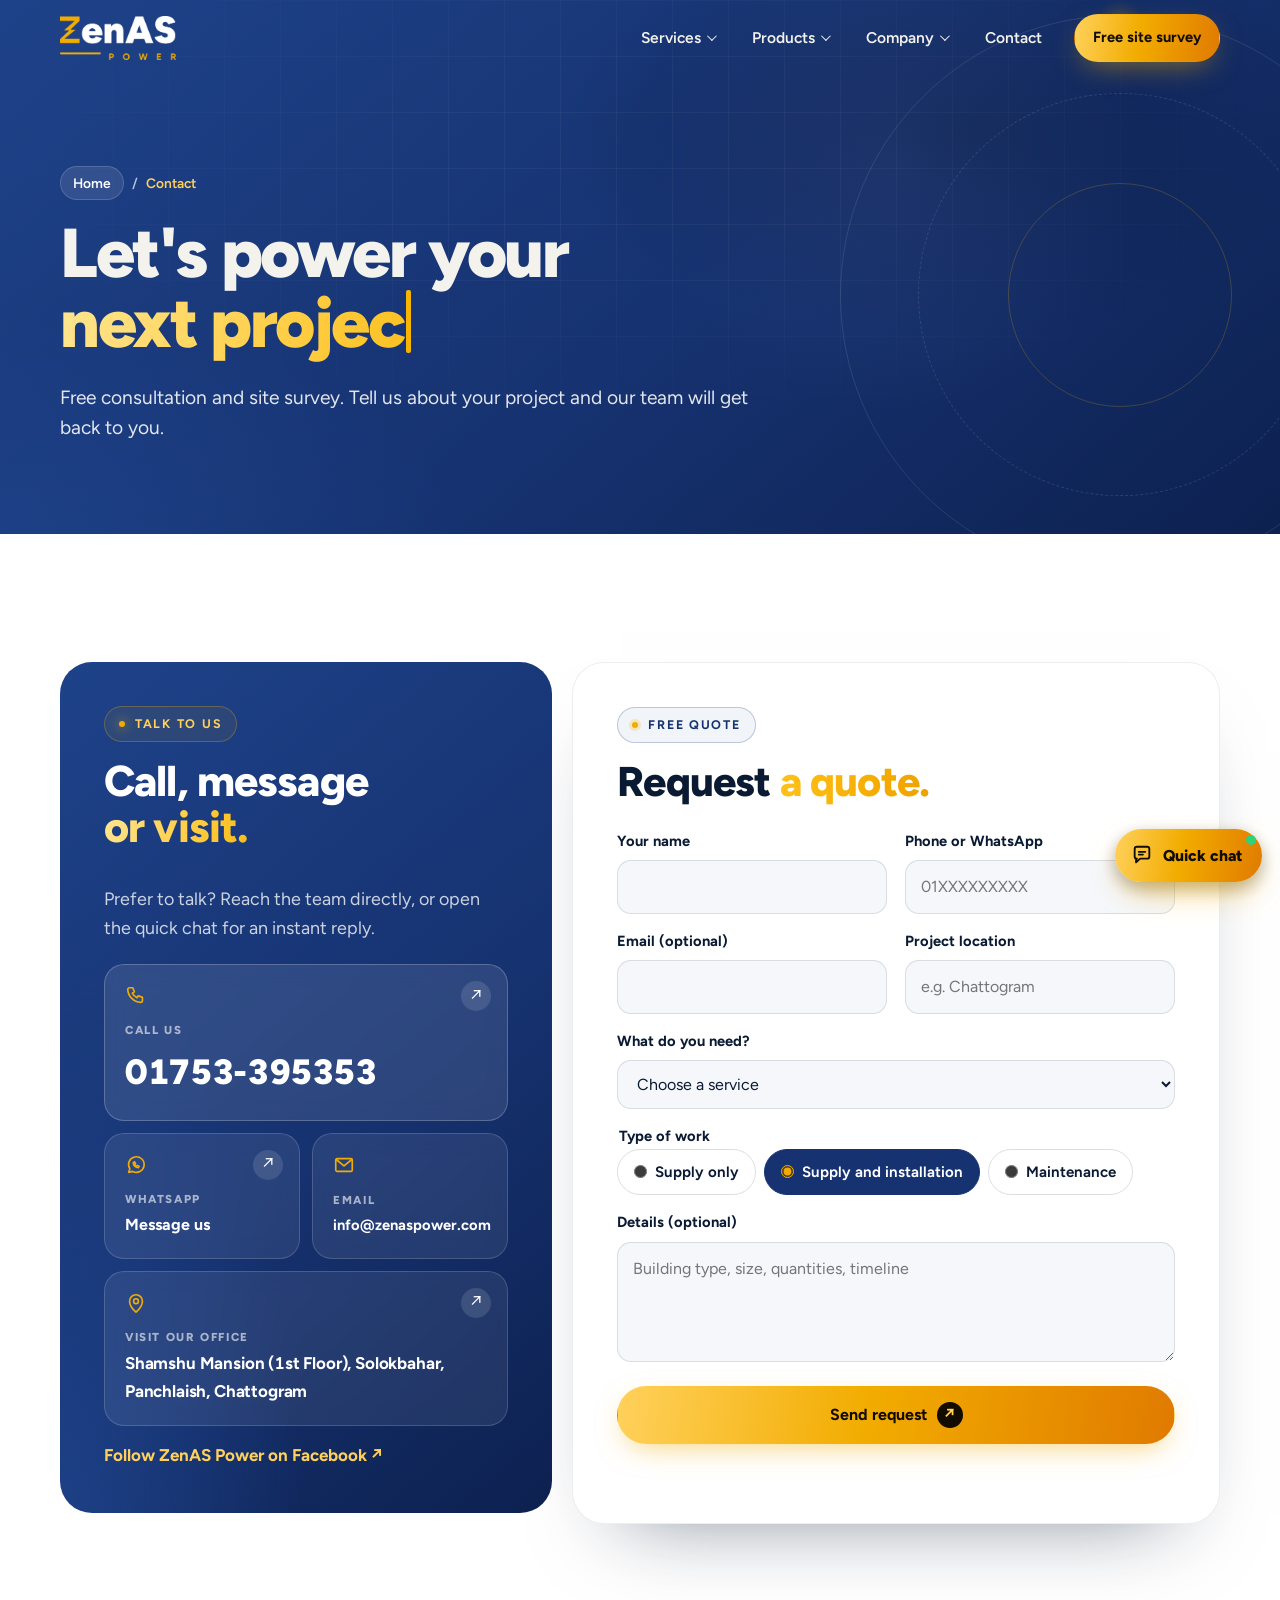
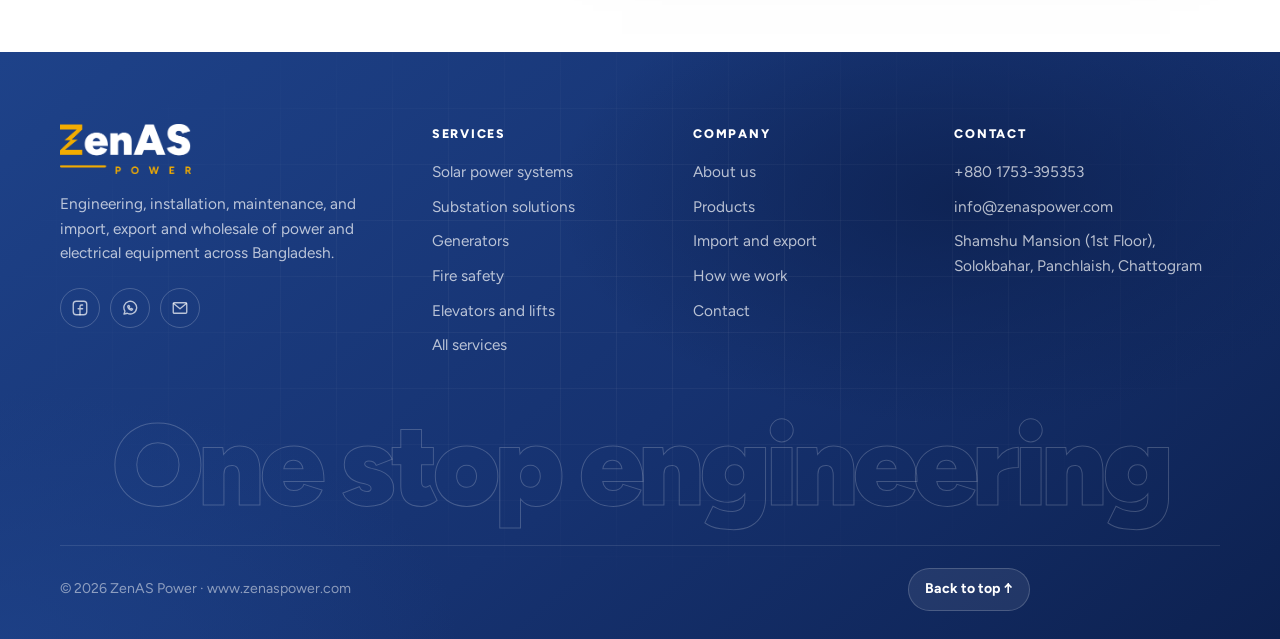
<file: contact.html>
<!doctype html>
<html lang="en" class="no-js">
<head>
<meta charset="utf-8">
<meta name="viewport" content="width=device-width, initial-scale=1, viewport-fit=cover">
<title>Contact | ZenAS Power</title>
<meta name="description" content="Contact ZenAS Power for a free consultation and site survey. Call +880 1753-395353 or request a quote.">
<meta property="og:title" content="Contact | ZenAS Power">
<meta property="og:description" content="Contact ZenAS Power for a free consultation and site survey. Call +880 1753-395353 or request a quote.">
<meta property="og:type" content="website">
<meta name="theme-color" content="#163270">
<meta name="format-detection" content="telephone=no">
<link rel="icon" href="[data-uri]" type="image/png">
<link rel="apple-touch-icon" href="apple-touch-icon.png">
<link rel="preconnect" href="https://fonts.googleapis.com">
<link rel="preconnect" href="https://fonts.gstatic.com" crossorigin>
<link href="https://fonts.googleapis.com/css2?family=Figtree:wght@400..900&family=Sora:wght@600..800&display=swap" rel="stylesheet">
<link rel="stylesheet" href="zenas.css">
</head>
<body data-page="contact">
<script>document.documentElement.classList.replace("no-js","js")</script>
<a class="skip" href="#main">Skip to content</a>
<div class="progress" aria-hidden="true"></div>
<div class="cursor-dot" aria-hidden="true"></div>
<div class="cursor-ring" aria-hidden="true"><span></span></div>

<header class="site-header">
  <div class="wrap header-row">
    <a class="brand" href="index.html" aria-label="ZenAS Power home"><img src="zenas-logo.png" alt="ZenAS Power" width="2400" height="914"></a>
    <button class="nav-toggle" aria-expanded="false" aria-controls="nav" aria-label="Open menu"><i></i><i></i><i></i></button>
    <nav class="nav" id="nav" aria-label="Main">
      <div class="nav-item">
        <button class="nav-link" type="button" aria-expanded="false">Services<span class="chev" aria-hidden="true"></span></button>
        <div class="mega">
          <div class="mm-feature">
            <span class="k">Your One Stop Engineering Solution</span>
            <img src="service-solar-power.jpg" alt="Rooftop solar installation" loading="lazy" width="410" height="258">
            <p><b>Power, safety and building systems</b> designed, installed and maintained by one accountable team.</p>
            <a class="mm-cta" href="contact.html">Get a free site survey<span aria-hidden="true">↗</span></a>
          </div>
          <div class="mm-list">
            <p class="mm-head">Twelve service lines</p>
            <div class="mm-grid"><a class="mm-item" href="index.html#svc-solar-power" data-svc="solar-power"><b>Solar power systems</b><span>Rooftop, hybrid and off-grid solar.</span></a><a class="mm-item" href="index.html#svc-substation" data-svc="substation"><b>Substation solutions</b><span>Transformers, switchgear and panels.</span></a><a class="mm-item" href="index.html#svc-generator" data-svc="generator"><b>Generator solutions</b><span>Backup power you can rely on.</span></a><a class="mm-item" href="index.html#svc-solar-street-lighting" data-svc="solar-street-lighting"><b>Solar street lighting</b><span>Off-grid lights for roads and campuses.</span></a><a class="mm-item" href="index.html#svc-street-lighting" data-svc="street-lighting"><b>Street lighting</b><span>LED lights, poles and outdoor systems.</span></a><a class="mm-item" href="index.html#svc-lightning-protection" data-svc="lightning-protection"><b>Lightning protection (LPS)</b><span>Protection for storm season.</span></a><a class="mm-item" href="index.html#svc-fire-safety" data-svc="fire-safety"><b>Fire safety systems</b><span>Alarm, detection and suppression.</span></a><a class="mm-item" href="index.html#svc-cctv-intercom-networking" data-svc="cctv-intercom-networking"><b>CCTV, intercom and networking</b><span>Secure, connected buildings.</span></a><a class="mm-item" href="index.html#svc-elevators-lifts" data-svc="elevators-lifts"><b>Elevators and lifts</b><span>Supply, upgrades and maintenance.</span></a><a class="mm-item" href="index.html#svc-automation" data-svc="automation"><b>Automation systems</b><span>Controls that save time and energy.</span></a><a class="mm-item" href="index.html#svc-house-wiring" data-svc="house-wiring"><b>Electrical house wiring</b><span>Safe wiring, done to standard.</span></a><a class="mm-item" href="index.html#svc-smart-home" data-svc="smart-home"><b>Smart home solutions</b><span>Control your home from your phone.</span></a></div>
          </div>
        </div>
      </div>
      <div class="nav-item">
        <button class="nav-link" type="button" aria-expanded="false">Products<span class="chev" aria-hidden="true"></span></button>
        <div class="mega">
          <div class="mm-feature navy">
            <span class="k">Genuine brands</span>
            <ul class="mm-logos"><li><span class="bl bl-jinko" role="img" aria-label="Jinko Solar"></span></li><li><span class="bl bl-longi" role="img" aria-label="LONGi"></span></li><li><span class="bl bl-trina" role="img" aria-label="Trina Solar"></span></li><li><span class="bl bl-ja-solar" role="img" aria-label="JA Solar"></span></li><li><span class="bl bl-huawei" role="img" aria-label="Huawei"></span></li><li><span class="bl bl-solis" role="img" aria-label="Solis"></span></li></ul>
            <p>Equipment from leading manufacturers, for single projects or wholesale quantities.</p>
            <a class="mm-cta" href="products.html">See all products<span aria-hidden="true">↗</span></a>
          </div>
          <div class="mm-list">
            <p class="mm-head">What we supply</p>
            <div class="mm-grid"><a class="mm-item" href="products.html"><b>Solar panels</b><span>Mono PERC, half-cut and bifacial modules</span></a><a class="mm-item" href="products.html"><b>Inverters and batteries</b><span>On-grid, hybrid and off-grid inverters</span></a><a class="mm-item" href="products.html"><b>Solar street lights</b><span>All-in-one and split-type models</span></a><a class="mm-item" href="products.html"><b>LED street lights and poles</b><span>LED luminaires in multiple wattages</span></a><a class="mm-item" href="products.html"><b>Lightning protection and earthing</b><span>ESE and conventional air terminals</span></a><a class="mm-item" href="products.html"><b>Substation equipment</b><span>Distribution transformers</span></a><a class="mm-item" href="products.html"><b>Generators</b><span>Diesel and gas generator sets</span></a><a class="mm-item" href="products.html"><b>Lifts and elevators</b><span>Passenger, hospital and goods lifts</span></a><a class="mm-item" href="products.html"><b>CCTV, intercom and networking</b><span>IP and analog cameras, NVR/DVR</span></a><a class="mm-item" href="products.html"><b>Fire safety equipment</b><span>Addressable and conventional alarm panels</span></a><a class="mm-item" href="products.html"><b>Cables and electrical accessories</b><span>House wiring and power cables</span></a><a class="mm-item" href="products.html"><b>Smart home and automation</b><span>Smart touch switches, sockets and breakers</span></a></div>
          </div>
        </div>
      </div>
      <div class="nav-item">
        <button class="nav-link" type="button" aria-expanded="false">Company<span class="chev" aria-hidden="true"></span></button>
        <div class="mega">
          <div class="mm-feature navy">
            <span class="k">Who we are</span>
            <p><b>An engineering solutions and trading company in Chattogram.</b></p>
            <p>We supply quality power, electrical and safety equipment and the engineering to design, install and maintain it, so clients get one accountable team from the first site visit to final commissioning.</p>
            <a class="mm-cta" href="contact.html">Contact us<span aria-hidden="true">↗</span></a>
          </div>
          <div class="mm-list">
            <p class="mm-head">About ZenAS Power</p>
            <div class="mm-grid one">
              <a class="mm-item" href="about.html"><b>About us</b><span>Who we are, our mission and the clients we serve.</span></a>
              <a class="mm-item" href="process.html"><b>How we work</b><span>Six steps from first conversation to ongoing support.</span></a>
              <a class="mm-item" href="trading.html"><b>Import, export and wholesale</b><span>Power and electrical equipment, sourced and supplied in bulk.</span></a>
              <a class="mm-item" href="residential-requirement-form.html"><b>Residential requirement form</b><span>Tell us what your home needs before the site visit.</span></a>
            </div>
          </div>
        </div>
      </div>
      <a class="nav-link" href="contact.html" aria-current="page">Contact</a>
      <a class="btn btn-gold btn-sm header-cta mag" href="contact.html">Free site survey</a>
    </nav>
  </div>
</header>

<main id="main">
<section class="hero phero" id="top">
  <div class="spot" aria-hidden="true"></div>
  <div class="phero-deco" aria-hidden="true"><i></i><i></i><i></i><b></b></div>
  <div class="wrap phero-in">
    <nav class="crumbs" aria-label="Breadcrumb"><a href="index.html">Home</a><span aria-hidden="true">/</span><span>Contact</span></nav>
    <h1 class="type-h">Let's power your <span class="gold-text">next project.</span></h1>
    <p class="lead">Free consultation and site survey. Tell us about your project and our team will get back to you.</p>
    
  </div>
</section>
<section class="section light" id="contact" aria-labelledby="form-h">
  <div class="wrap cgrid">
    <aside class="ccard pop">
      <span class="eyebrow">Talk to us</span>
      <h2 class="type-h" id="talk-h">Call, message <span class="gold-text">or visit.</span></h2>
      <p class="end-lead">Prefer to talk? Reach the team directly, or open the quick chat for an instant reply.</p>
      <div class="end-tiles">
          <a class="tile big" href="tel:+8801753395353"><svg viewBox="0 0 24 24" aria-hidden="true"><path d="M5 3h3.5l1.8 4.5-2.3 1.4a11 11 0 0 0 5.1 5.1l1.4-2.3L19 13.5V17a2 2 0 0 1-2 2A15 15 0 0 1 3 5a2 2 0 0 1 2-2z"/></svg><span class="k">Call us</span><b>01753-395353</b><span class="go" aria-hidden="true">↗</span></a>
          <a class="tile" href="https://wa.me/8801753395353" target="_blank" rel="noopener"><svg viewBox="0 0 24 24" aria-hidden="true"><path d="M4 20l1.3-3.8A8.5 8.5 0 1 1 8.4 19z"/><path d="M9 9.5c0 3 2.5 5.5 5.5 5.5l1-1.5-2-1-1 1a4 4 0 0 1-2-2l1-1-1-2z"/></svg><span class="k">WhatsApp</span><b>Message us</b><span class="go" aria-hidden="true">↗</span></a>
          <a class="tile mail" href="mailto:info@zenaspower.com"><svg viewBox="0 0 24 24" aria-hidden="true"><rect x="3" y="5" width="18" height="14" rx="1.5"/><path d="M3.5 6l8.5 7 8.5-7"/></svg><span class="k">Email</span><b>info@zenaspower.com</b></a>
          <a class="tile big" style="background:rgba(255,255,255,.08);border-color:rgba(255,255,255,.16)" href="https://www.google.com/maps/search/?api=1&amp;query=Shamshu+Mansion+Solokbahar+Panchlaish+Chattogram" target="_blank" rel="noopener"><svg viewBox="0 0 24 24" aria-hidden="true"><path d="M12 22s7-6.2 7-12a7 7 0 0 0-14 0c0 5.8 7 12 7 12z"/><circle cx="12" cy="10" r="2.6"/></svg><span class="k">Visit our office</span><b style="font-size:1.06rem;font-weight:700">Shamshu Mansion (1st Floor), Solokbahar, Panchlaish, Chattogram</b><span class="go" aria-hidden="true">↗</span></a>
        </div>
      <a class="cmap" href="https://www.facebook.com/share/1EnhAYDXwp/?mibextid=wwXIfr" target="_blank" rel="noopener">Follow ZenAS Power on Facebook ↗</a>
    </aside>
    <form class="fcard pop" id="quote-form" method="POST" action="https://formspree.io/f/mgavbjpl" style="--i:1">
      <input type="hidden" name="_subject" value="New quote request from zenaspower.com">
      <p class="hp" aria-hidden="true"><label>Leave this empty: <input type="text" name="_gotcha" tabindex="-1" autocomplete="off"></label></p>
      <span class="eyebrow">Free quote</span>
      <h2 id="form-h" class="type-h">Request <span class="gold-text">a quote.</span></h2>
      <div class="fields">
        <div class="field"><label for="f-name">Your name</label><input id="f-name" name="name" type="text" autocomplete="name" required></div>
        <div class="field"><label for="f-phone">Phone or WhatsApp</label><input id="f-phone" name="phone" type="tel" autocomplete="tel" required placeholder="01XXXXXXXXX"></div>
        <div class="field"><label for="f-email">Email <span class="opt">(optional)</span></label><input id="f-email" name="email" type="email" autocomplete="email"></div>
        <div class="field"><label for="f-location">Project location</label><input id="f-location" name="location" type="text" placeholder="e.g. Chattogram"></div>
        <div class="field full"><label for="f-service">What do you need?</label><select id="f-service" name="service" required><option value="">Choose a service</option><option>Solar power systems</option><option>Solar street lighting</option><option>Lightning protection (LPS)</option><option>Substation solutions</option><option>Generator solutions</option><option>Elevators and lifts</option><option>CCTV, intercom and networking</option><option>Street lighting</option><option>Automation systems</option><option>Fire safety systems</option><option>Electrical house wiring</option><option>Smart home solutions</option><option>Equipment supply or wholesale</option><option>Something else</option></select></div>
        <fieldset class="field full"><legend>Type of work</legend><div class="choices">
          <label><input type="radio" name="work-type" value="Supply only"> Supply only</label>
          <label><input type="radio" name="work-type" value="Supply and installation" checked> Supply and installation</label>
          <label><input type="radio" name="work-type" value="Maintenance or repair"> Maintenance</label></div></fieldset>
        <div class="field full"><label for="f-msg">Details <span class="opt">(optional)</span></label><textarea id="f-msg" name="message" placeholder="Building type, size, quantities, timeline"></textarea></div>
      </div>
      <button class="btn btn-gold fsend" type="submit" id="quote-submit">Send request<span class="arrow" aria-hidden="true">↗</span></button>
      <p class="form-status" id="form-status" role="status" aria-live="polite"></p>
    </form>
  </div>
</section>
</main>

<footer class="site-footer">
  <div class="wrap">
    <div class="footer-grid">
      <div>
        <a class="brand" href="index.html"><img src="zenas-logo.png" alt="ZenAS Power" width="2400" height="914" loading="lazy"></a>
        <p class="footer-about">Engineering, installation, maintenance, and import, export and wholesale of power and electrical equipment across Bangladesh.</p>
        <div class="f-social"><a href="https://www.facebook.com/share/1EnhAYDXwp/?mibextid=wwXIfr" target="_blank" rel="noopener" aria-label="Facebook"><svg viewBox="0 0 24 24" aria-hidden="true"><rect x="3" y="3" width="18" height="18" rx="4"/><path d="M15.5 8H14a2 2 0 0 0-2 2v11M9.5 13h6"/></svg></a><a href="https://wa.me/8801753395353" target="_blank" rel="noopener" aria-label="WhatsApp"><svg viewBox="0 0 24 24" aria-hidden="true"><path d="M4 20l1.3-3.8A8.5 8.5 0 1 1 8.4 19z"/><path d="M9 9.5c0 3 2.5 5.5 5.5 5.5l1-1.5-2-1-1 1a4 4 0 0 1-2-2l1-1-1-2z"/></svg></a><a href="mailto:info@zenaspower.com" aria-label="Email"><svg viewBox="0 0 24 24" aria-hidden="true"><rect x="3" y="5" width="18" height="14" rx="1.5"/><path d="M3.5 6l8.5 7 8.5-7"/></svg></a></div>
      </div>
      <div>
        <h4>Services</h4>
        <ul><li><a href="index.html#svc-solar-power">Solar power systems</a></li><li><a href="index.html#svc-substation">Substation solutions</a></li><li><a href="index.html#svc-generator">Generators</a></li><li><a href="index.html#svc-fire-safety">Fire safety</a></li><li><a href="index.html#svc-elevators-lifts">Elevators and lifts</a></li><li><a href="index.html#services">All services</a></li></ul>
      </div>
      <div>
        <h4>Company</h4>
        <ul><li><a href="about.html">About us</a></li><li><a href="products.html">Products</a></li><li><a href="trading.html">Import and export</a></li><li><a href="process.html">How we work</a></li><li><a href="contact.html">Contact</a></li></ul>
      </div>
      <div>
        <h4>Contact</h4>
        <ul><li><a href="tel:+8801753395353">+880 1753-395353</a></li><li><a href="mailto:info@zenaspower.com">info@zenaspower.com</a></li><li>Shamshu Mansion (1st Floor), Solokbahar, Panchlaish, Chattogram</li></ul>
      </div>
    </div>
    <p class="f-big" aria-hidden="true">One stop engineering</p>
    <div class="footer-bottom"><span>© <span id="year">2026</span> ZenAS Power · www.zenaspower.com</span><button class="to-top" type="button" onclick="window.scrollTo({top:0,behavior:'smooth'})">Back to top ↑</button></div>
  </div>
</footer>
<nav class="tabbar" aria-label="App navigation">
  <a class="tab on" href="index.html#top" data-tab="top" data-page="home"><svg viewBox="0 0 24 24" aria-hidden="true"><path d="M3 11l9-7.5 9 7.5M5.5 9v11h13V9"/><path d="M10 20v-5h4v5"/></svg><span>Home</span></a>
  <a class="tab" href="index.html#services" data-tab="services"><svg viewBox="0 0 24 24" aria-hidden="true"><rect x="3.5" y="3.5" width="7" height="7" rx="1.5"/><rect x="13.5" y="3.5" width="7" height="7" rx="1.5"/><rect x="3.5" y="13.5" width="7" height="7" rx="1.5"/><rect x="13.5" y="13.5" width="7" height="7" rx="1.5"/></svg><span>Services</span></a>
  <a class="tab cta" href="contact.html" data-page="contact"><span class="fab"><svg viewBox="0 0 24 24" aria-hidden="true"><path d="M12 5v14M5 12h14"/></svg></span><b>Quote</b></a>
  <a class="tab" href="products.html" data-page="products"><svg viewBox="0 0 24 24" aria-hidden="true"><path d="M3.5 7.5L12 3l8.5 4.5v9L12 21l-8.5-4.5z"/><path d="M3.5 7.5L12 12l8.5-4.5M12 12v9"/></svg><span>Products</span></a>
  <button class="tab" type="button" data-chat-open><svg viewBox="0 0 24 24" aria-hidden="true"><path d="M4 5.5A2.5 2.5 0 0 1 6.5 3h11A2.5 2.5 0 0 1 20 5.5v8a2.5 2.5 0 0 1-2.5 2.5H10l-4.5 4v-4H6.5A2.5 2.5 0 0 1 4 13.5z"/><path d="M8.5 8.5h7M8.5 11.5h4.5"/></svg><span>Chat</span></button>
</nav>
<section class="chat" id="chat" role="dialog" aria-modal="false" aria-labelledby="chat-title" hidden>
  <header class="chat-head">
    <span class="chat-av" aria-hidden="true"><img src="apple-touch-icon.png" alt="" width="40" height="40"></span>
    <div><b id="chat-title">ZenAS Power assistant</b><span class="chat-status">Replies instantly · Team follows up by phone</span></div>
    <button class="chat-x" type="button" id="chat-reset" aria-label="Start over"><svg viewBox="0 0 24 24" aria-hidden="true"><path d="M4 12a8 8 0 1 0 2.4-5.7M4 4v4h4"/></svg></button>
    <button class="chat-x" type="button" id="chat-close" aria-label="Close chat"><svg viewBox="0 0 24 24" aria-hidden="true"><path d="M6 6l12 12M18 6L6 18"/></svg></button>
  </header>
  <div class="chat-log" id="chat-log" aria-live="polite"></div>
  <div class="chat-quick" id="chat-quick"></div>
  <form class="chat-in" id="chat-form" autocomplete="on">
    <label class="sr" for="chat-text">Type a message</label>
    <input id="chat-text" name="chat-text" type="text" placeholder="Type a message…" autocomplete="off">
    <button type="submit" aria-label="Send"><svg viewBox="0 0 24 24" aria-hidden="true"><path d="M4 12l16-8-6 16-2.5-6.5z"/></svg></button>
  </form>
</section>
<button class="chat-fab" type="button" id="chat-open" aria-haspopup="dialog" aria-controls="chat" aria-label="Open quick chat"><svg viewBox="0 0 24 24" aria-hidden="true"><path d="M4 5.5A2.5 2.5 0 0 1 6.5 3h11A2.5 2.5 0 0 1 20 5.5v8a2.5 2.5 0 0 1-2.5 2.5H10l-4.5 4v-4H6.5A2.5 2.5 0 0 1 4 13.5z"/><path d="M8.5 8.5h7M8.5 11.5h4.5"/></svg><span>Quick chat</span><i class="chat-ping" aria-hidden="true"></i></button>

<script src="zenas.js"></script>
<script>
(function(){
  var select=document.getElementById('f-service');
  var want=new URLSearchParams(location.search).get('service');
  if(select&&want){ var m=[].slice.call(select.options).find(function(o){return o.text===want}); if(m) select.value=m.text; }
  var qf=document.getElementById('quote-form'); if(!qf) return;
  var btn=document.getElementById('quote-submit'), status=document.getElementById('form-status'), label=btn.innerHTML;
  qf.addEventListener('submit',async function(e){
    e.preventDefault(); if(!qf.reportValidity()) return;
    btn.disabled=true; btn.textContent='Sending…'; status.textContent=''; status.className='form-status';
    try{
      var res=await fetch(qf.action,{method:'POST',body:new FormData(qf),headers:{Accept:'application/json'}});
      if(res.ok){ location.href='thank-you.html'; return; }
      throw new Error('fail');
    }catch(err){
      status.className='form-status error';
      status.textContent='Sorry, your request could not be sent. Please try again, or call us on +880 1753-395353.';
      btn.disabled=false; btn.innerHTML=label;
    }
  });
})();
</script>

</body>
</html>
</file>
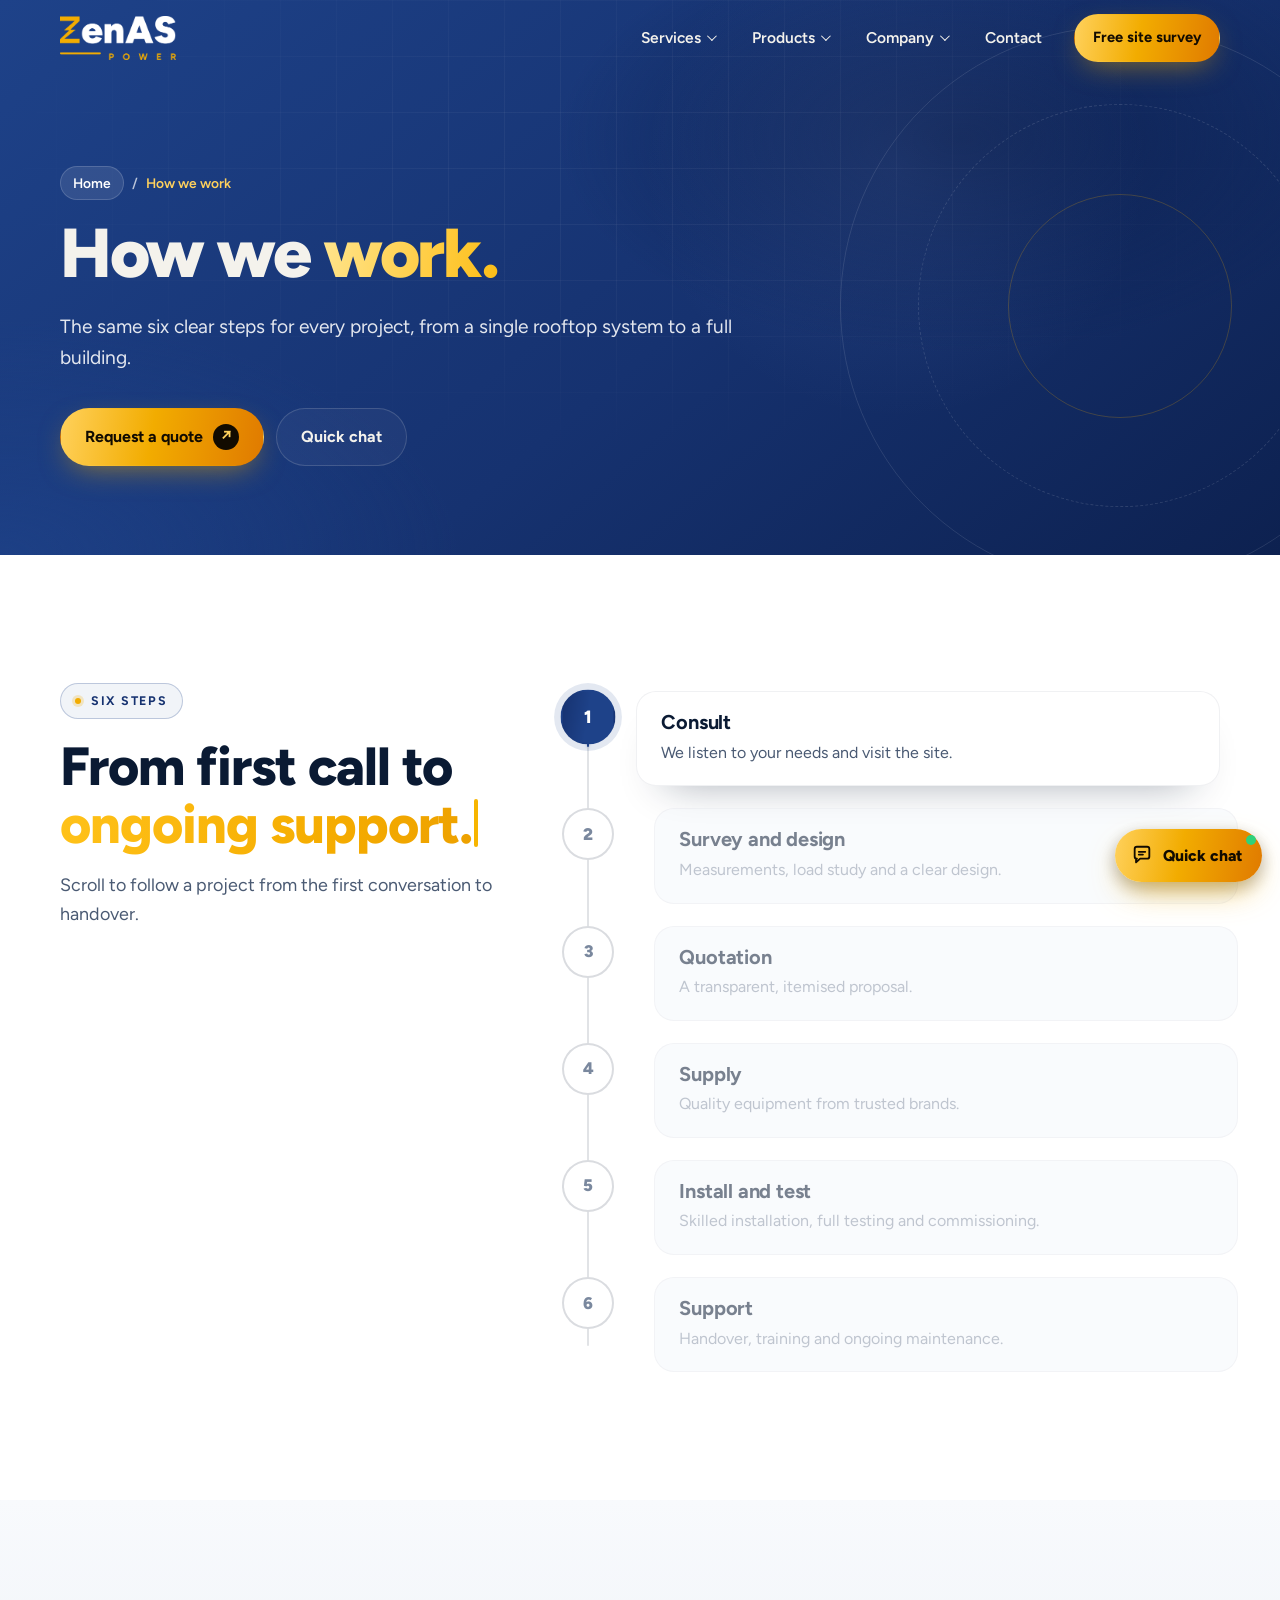
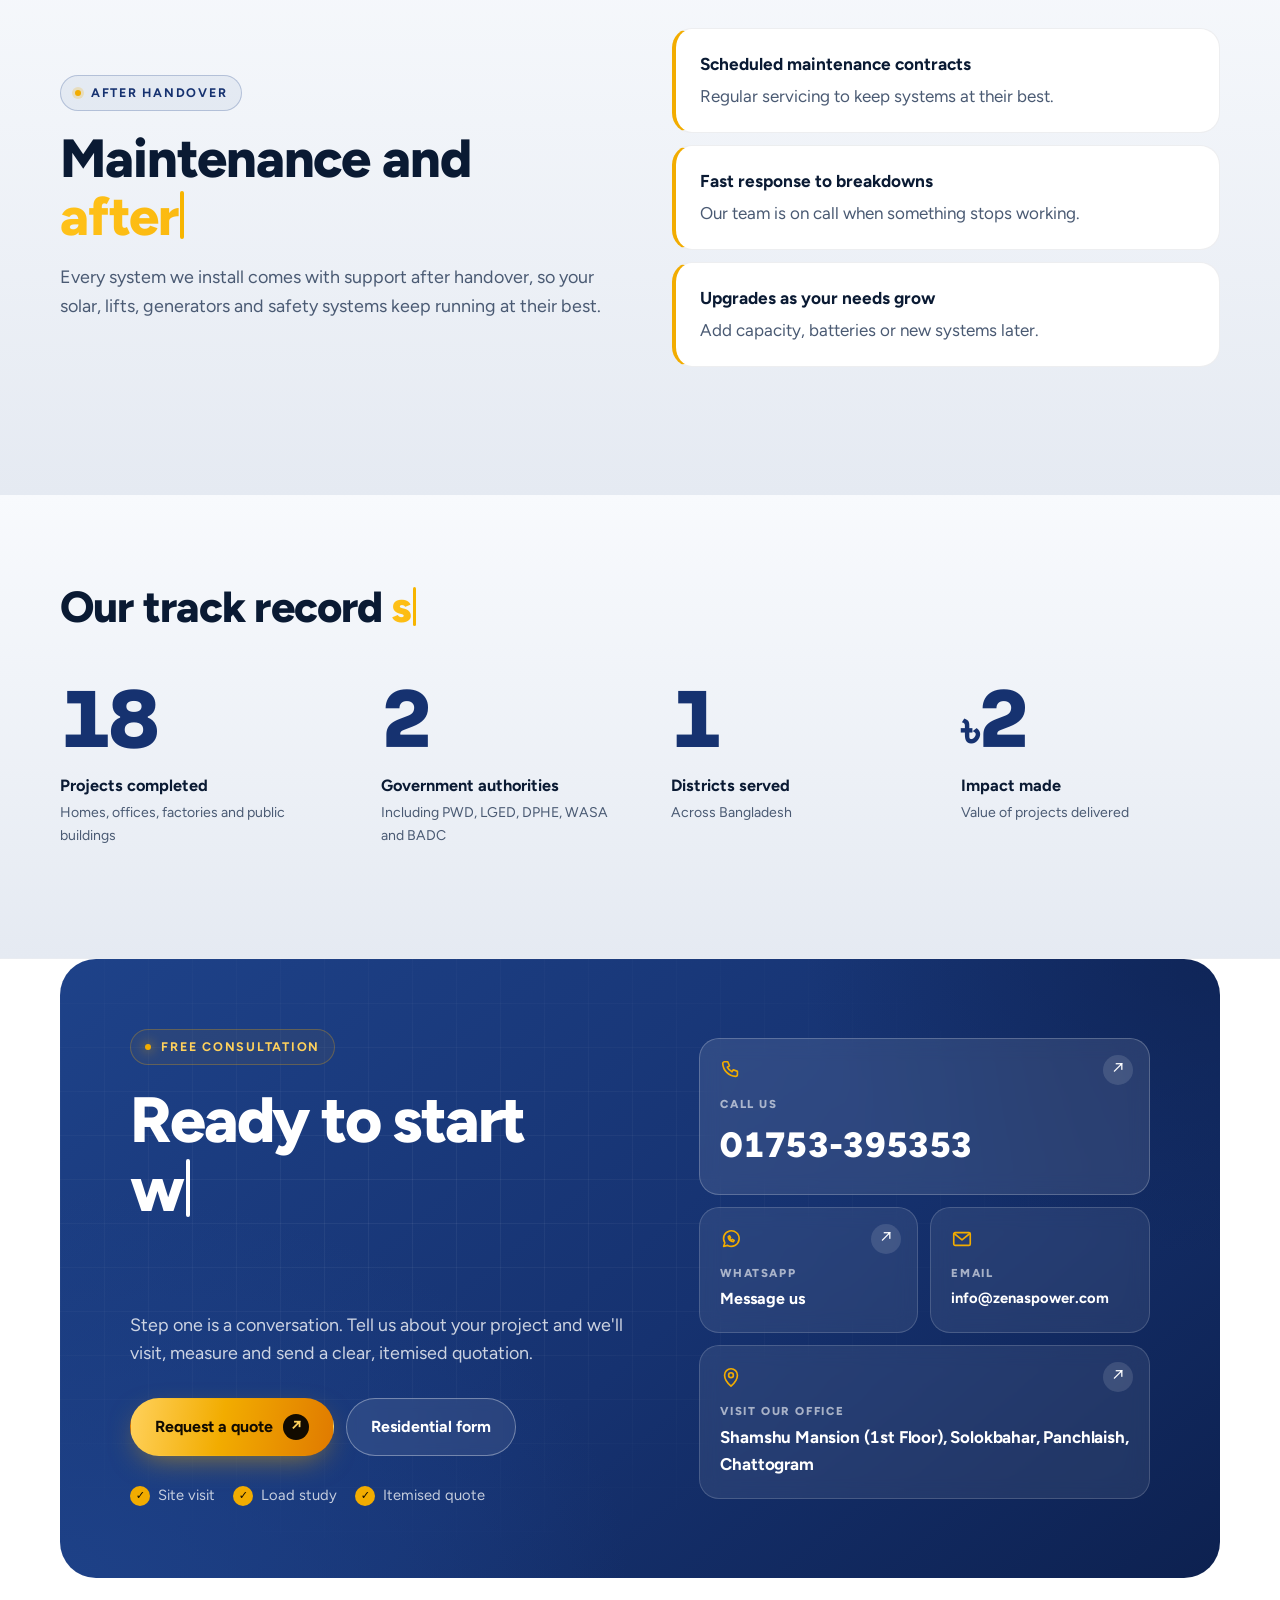
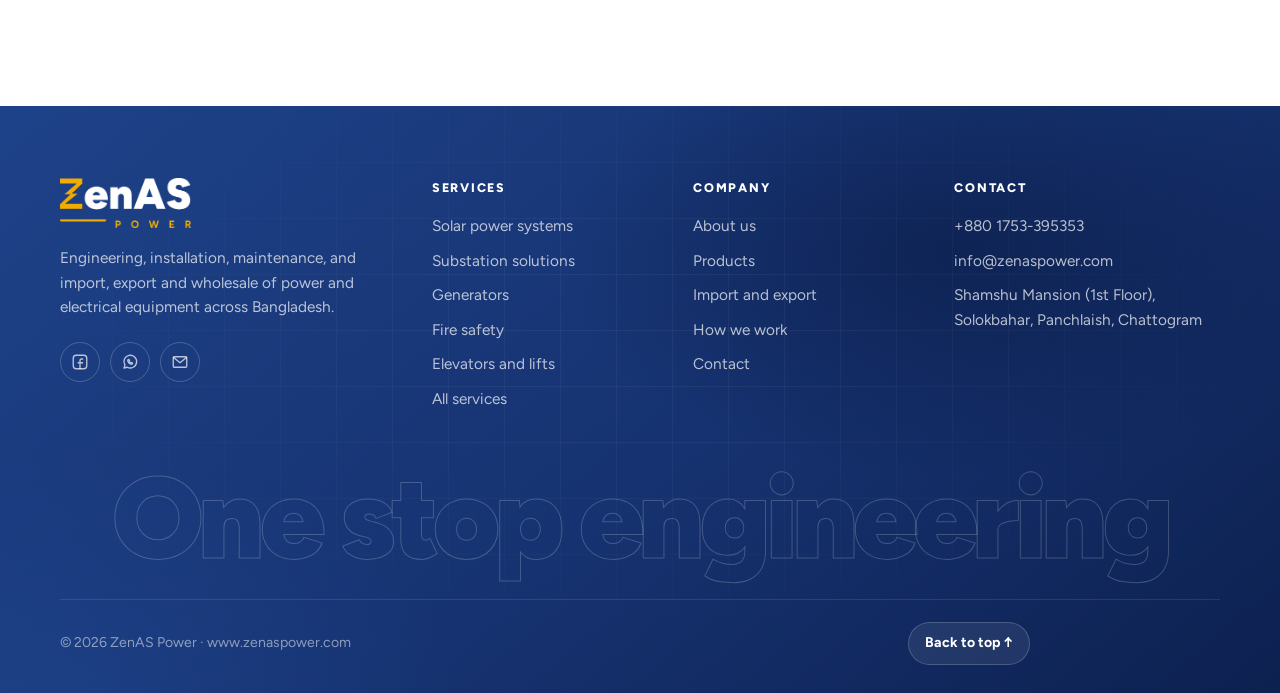
<file: process.html>
<!doctype html>
<html lang="en" class="no-js">
<head>
<meta charset="utf-8">
<meta name="viewport" content="width=device-width, initial-scale=1, viewport-fit=cover">
<title>How we work | ZenAS Power</title>
<meta name="description" content="Six clear steps for every project: consult, survey and design, quotation, supply, install and test, and support.">
<meta property="og:title" content="How we work | ZenAS Power">
<meta property="og:description" content="Six clear steps for every project: consult, survey and design, quotation, supply, install and test, and support.">
<meta property="og:type" content="website">
<meta name="theme-color" content="#163270">
<meta name="format-detection" content="telephone=no">
<link rel="icon" href="[data-uri]" type="image/png">
<link rel="apple-touch-icon" href="apple-touch-icon.png">
<link rel="preconnect" href="https://fonts.googleapis.com">
<link rel="preconnect" href="https://fonts.gstatic.com" crossorigin>
<link href="https://fonts.googleapis.com/css2?family=Figtree:wght@400..900&family=Sora:wght@600..800&display=swap" rel="stylesheet">
<link rel="stylesheet" href="zenas.css">
</head>
<body data-page="process">
<script>document.documentElement.classList.replace("no-js","js")</script>
<a class="skip" href="#main">Skip to content</a>
<div class="progress" aria-hidden="true"></div>
<div class="cursor-dot" aria-hidden="true"></div>
<div class="cursor-ring" aria-hidden="true"><span></span></div>

<header class="site-header">
  <div class="wrap header-row">
    <a class="brand" href="index.html" aria-label="ZenAS Power home"><img src="zenas-logo.png" alt="ZenAS Power" width="2400" height="914"></a>
    <button class="nav-toggle" aria-expanded="false" aria-controls="nav" aria-label="Open menu"><i></i><i></i><i></i></button>
    <nav class="nav" id="nav" aria-label="Main">
      <div class="nav-item">
        <button class="nav-link" type="button" aria-expanded="false">Services<span class="chev" aria-hidden="true"></span></button>
        <div class="mega">
          <div class="mm-feature">
            <span class="k">Your One Stop Engineering Solution</span>
            <img src="service-solar-power.jpg" alt="Rooftop solar installation" loading="lazy" width="410" height="258">
            <p><b>Power, safety and building systems</b> designed, installed and maintained by one accountable team.</p>
            <a class="mm-cta" href="contact.html">Get a free site survey<span aria-hidden="true">↗</span></a>
          </div>
          <div class="mm-list">
            <p class="mm-head">Twelve service lines</p>
            <div class="mm-grid"><a class="mm-item" href="index.html#svc-solar-power" data-svc="solar-power"><b>Solar power systems</b><span>Rooftop, hybrid and off-grid solar.</span></a><a class="mm-item" href="index.html#svc-substation" data-svc="substation"><b>Substation solutions</b><span>Transformers, switchgear and panels.</span></a><a class="mm-item" href="index.html#svc-generator" data-svc="generator"><b>Generator solutions</b><span>Backup power you can rely on.</span></a><a class="mm-item" href="index.html#svc-solar-street-lighting" data-svc="solar-street-lighting"><b>Solar street lighting</b><span>Off-grid lights for roads and campuses.</span></a><a class="mm-item" href="index.html#svc-street-lighting" data-svc="street-lighting"><b>Street lighting</b><span>LED lights, poles and outdoor systems.</span></a><a class="mm-item" href="index.html#svc-lightning-protection" data-svc="lightning-protection"><b>Lightning protection (LPS)</b><span>Protection for storm season.</span></a><a class="mm-item" href="index.html#svc-fire-safety" data-svc="fire-safety"><b>Fire safety systems</b><span>Alarm, detection and suppression.</span></a><a class="mm-item" href="index.html#svc-cctv-intercom-networking" data-svc="cctv-intercom-networking"><b>CCTV, intercom and networking</b><span>Secure, connected buildings.</span></a><a class="mm-item" href="index.html#svc-elevators-lifts" data-svc="elevators-lifts"><b>Elevators and lifts</b><span>Supply, upgrades and maintenance.</span></a><a class="mm-item" href="index.html#svc-automation" data-svc="automation"><b>Automation systems</b><span>Controls that save time and energy.</span></a><a class="mm-item" href="index.html#svc-house-wiring" data-svc="house-wiring"><b>Electrical house wiring</b><span>Safe wiring, done to standard.</span></a><a class="mm-item" href="index.html#svc-smart-home" data-svc="smart-home"><b>Smart home solutions</b><span>Control your home from your phone.</span></a></div>
          </div>
        </div>
      </div>
      <div class="nav-item">
        <button class="nav-link" type="button" aria-expanded="false">Products<span class="chev" aria-hidden="true"></span></button>
        <div class="mega">
          <div class="mm-feature navy">
            <span class="k">Genuine brands</span>
            <ul class="mm-logos"><li><span class="bl bl-jinko" role="img" aria-label="Jinko Solar"></span></li><li><span class="bl bl-longi" role="img" aria-label="LONGi"></span></li><li><span class="bl bl-trina" role="img" aria-label="Trina Solar"></span></li><li><span class="bl bl-ja-solar" role="img" aria-label="JA Solar"></span></li><li><span class="bl bl-huawei" role="img" aria-label="Huawei"></span></li><li><span class="bl bl-solis" role="img" aria-label="Solis"></span></li></ul>
            <p>Equipment from leading manufacturers, for single projects or wholesale quantities.</p>
            <a class="mm-cta" href="products.html">See all products<span aria-hidden="true">↗</span></a>
          </div>
          <div class="mm-list">
            <p class="mm-head">What we supply</p>
            <div class="mm-grid"><a class="mm-item" href="products.html"><b>Solar panels</b><span>Mono PERC, half-cut and bifacial modules</span></a><a class="mm-item" href="products.html"><b>Inverters and batteries</b><span>On-grid, hybrid and off-grid inverters</span></a><a class="mm-item" href="products.html"><b>Solar street lights</b><span>All-in-one and split-type models</span></a><a class="mm-item" href="products.html"><b>LED street lights and poles</b><span>LED luminaires in multiple wattages</span></a><a class="mm-item" href="products.html"><b>Lightning protection and earthing</b><span>ESE and conventional air terminals</span></a><a class="mm-item" href="products.html"><b>Substation equipment</b><span>Distribution transformers</span></a><a class="mm-item" href="products.html"><b>Generators</b><span>Diesel and gas generator sets</span></a><a class="mm-item" href="products.html"><b>Lifts and elevators</b><span>Passenger, hospital and goods lifts</span></a><a class="mm-item" href="products.html"><b>CCTV, intercom and networking</b><span>IP and analog cameras, NVR/DVR</span></a><a class="mm-item" href="products.html"><b>Fire safety equipment</b><span>Addressable and conventional alarm panels</span></a><a class="mm-item" href="products.html"><b>Cables and electrical accessories</b><span>House wiring and power cables</span></a><a class="mm-item" href="products.html"><b>Smart home and automation</b><span>Smart touch switches, sockets and breakers</span></a></div>
          </div>
        </div>
      </div>
      <div class="nav-item">
        <button class="nav-link" type="button" aria-expanded="false">Company<span class="chev" aria-hidden="true"></span></button>
        <div class="mega">
          <div class="mm-feature navy">
            <span class="k">Who we are</span>
            <p><b>An engineering solutions and trading company in Chattogram.</b></p>
            <p>We supply quality power, electrical and safety equipment and the engineering to design, install and maintain it, so clients get one accountable team from the first site visit to final commissioning.</p>
            <a class="mm-cta" href="contact.html">Contact us<span aria-hidden="true">↗</span></a>
          </div>
          <div class="mm-list">
            <p class="mm-head">About ZenAS Power</p>
            <div class="mm-grid one">
              <a class="mm-item" href="about.html"><b>About us</b><span>Who we are, our mission and the clients we serve.</span></a>
              <a class="mm-item" href="process.html"><b>How we work</b><span>Six steps from first conversation to ongoing support.</span></a>
              <a class="mm-item" href="trading.html"><b>Import, export and wholesale</b><span>Power and electrical equipment, sourced and supplied in bulk.</span></a>
              <a class="mm-item" href="residential-requirement-form.html"><b>Residential requirement form</b><span>Tell us what your home needs before the site visit.</span></a>
            </div>
          </div>
        </div>
      </div>
      <a class="nav-link" href="contact.html">Contact</a>
      <a class="btn btn-gold btn-sm header-cta mag" href="contact.html">Free site survey</a>
    </nav>
  </div>
</header>

<main id="main">
<section class="hero phero" id="top">
  <div class="spot" aria-hidden="true"></div>
  <div class="phero-deco" aria-hidden="true"><i></i><i></i><i></i><b></b></div>
  <div class="wrap phero-in">
    <nav class="crumbs" aria-label="Breadcrumb"><a href="index.html">Home</a><span aria-hidden="true">/</span><span>How we work</span></nav>
    <h1 class="type-h">How we <span class="gold-text">work.</span></h1>
    <p class="lead">The same six clear steps for every project, from a single rooftop system to a full building.</p>
    <div class="hero-actions"><a class="btn btn-gold mag" href="contact.html">Request a quote<span class="arrow" aria-hidden="true">↗</span></a><button class="btn btn-ghost mag" type="button" data-chat-open>Quick chat</button></div>
  </div>
</section>
<section class="section light" aria-labelledby="six-h">
  <div class="wrap vt-wrap">
    <div class="sec-head vt-head"><span class="eyebrow">Six steps</span><h2 id="six-h" class="type-h">From first call to <span class="gold-text">ongoing support.</span></h2><p>Scroll to follow a project from the first conversation to handover.</p></div>
    <div class="steps-wrap"><ol class="steps v"><li class="step" style="--i:0"><span class="step-n">1</span><div class="vs-card"><h3>Consult</h3><p>We listen to your needs and visit the site.</p></div></li><li class="step" style="--i:1"><span class="step-n">2</span><div class="vs-card"><h3>Survey and design</h3><p>Measurements, load study and a clear design.</p></div></li><li class="step" style="--i:2"><span class="step-n">3</span><div class="vs-card"><h3>Quotation</h3><p>A transparent, itemised proposal.</p></div></li><li class="step" style="--i:3"><span class="step-n">4</span><div class="vs-card"><h3>Supply</h3><p>Quality equipment from trusted brands.</p></div></li><li class="step" style="--i:4"><span class="step-n">5</span><div class="vs-card"><h3>Install and test</h3><p>Skilled installation, full testing and commissioning.</p></div></li><li class="step" style="--i:5"><span class="step-n">6</span><div class="vs-card"><h3>Support</h3><p>Handover, training and ongoing maintenance.</p></div></li></ol></div>
  </div>
</section>
<section class="section ash" aria-labelledby="sup-h">
  <div class="wrap sup">
    <div class="sec-head"><span class="eyebrow">After handover</span><h2 id="sup-h" class="type-h">Maintenance and <span class="gold-text">after-sales support.</span></h2><p>Every system we install comes with support after handover, so your solar, lifts, generators and safety systems keep running at their best.</p></div>
    <ul class="sup-tiles">
      <li class="pop" style="--i:0"><b>Scheduled maintenance contracts</b><span>Regular servicing to keep systems at their best.</span></li>
      <li class="pop" style="--i:1"><b>Fast response to breakdowns</b><span>Our team is on call when something stops working.</span></li>
      <li class="pop" style="--i:2"><b>Upgrades as your needs grow</b><span>Add capacity, batteries or new systems later.</span></li>
    </ul>
  </div>
</section>
<section class="stats ash" aria-labelledby="st-h">
  <div class="wrap">
    <div class="st-top"><div class="sec-head" style="margin:0"><h2 id="st-h">Our track record <span class="gold-text">so far.</span></h2></div></div>
    <ul class="st-grid"><li class="st" style="--i:0"><span class="st-num" aria-label="95+"><span class="v" data-count="95">95</span><span class="sfx">+</span></span><b>Projects completed</b><small>Homes, offices, factories and public buildings</small><span class="st-line" aria-hidden="true"></span></li><li class="st" style="--i:1"><span class="st-num" aria-label="10+"><span class="v" data-count="10">10</span><span class="sfx">+</span></span><b>Government authorities</b><small>Including PWD, LGED, DPHE, WASA and BADC</small><span class="st-line" aria-hidden="true"></span></li><li class="st" style="--i:2"><span class="st-num" aria-label="6"><span class="v" data-count="6">6</span><span class="sfx"></span></span><b>Districts served</b><small>Across Bangladesh</small><span class="st-line" aria-hidden="true"></span></li><li class="st" style="--i:3"><span class="st-num" aria-label="৳10M+"><span class="pre">৳</span><span class="v" data-count="10">10</span><span class="sfx">M+</span></span><b>Impact made</b><small>Value of projects delivered</small><span class="st-line" aria-hidden="true"></span></li></ul>
  </div>
</section>
<section class="section cta-sec" aria-labelledby="cta-h" style="padding-top:0">
  <div class="wrap">
    <div class="end">
      <div class="end-grid">
        <div>
          <span class="eyebrow">Free consultation</span>
          <h2 id="cta-h" style="margin-top:20px">Ready to start with a <span class="gold-text">free site survey?</span></h2>
          <p class="end-lead">Step one is a conversation. Tell us about your project and we'll visit, measure and send a clear, itemised quotation.</p>
          <div class="end-actions"><a class="btn btn-gold mag" href="contact.html">Request a quote<span class="arrow" aria-hidden="true">↗</span></a><a class="btn btn-ghost mag" href="residential-requirement-form.html">Residential form</a></div>
          <ul class="end-steps"><li>Site visit</li><li>Load study</li><li>Itemised quote</li></ul>
        </div>
        <div class="end-tiles">
          <a class="tile big" href="tel:+8801753395353"><svg viewBox="0 0 24 24" aria-hidden="true"><path d="M5 3h3.5l1.8 4.5-2.3 1.4a11 11 0 0 0 5.1 5.1l1.4-2.3L19 13.5V17a2 2 0 0 1-2 2A15 15 0 0 1 3 5a2 2 0 0 1 2-2z"/></svg><span class="k">Call us</span><b>01753-395353</b><span class="go" aria-hidden="true">↗</span></a>
          <a class="tile" href="https://wa.me/8801753395353" target="_blank" rel="noopener"><svg viewBox="0 0 24 24" aria-hidden="true"><path d="M4 20l1.3-3.8A8.5 8.5 0 1 1 8.4 19z"/><path d="M9 9.5c0 3 2.5 5.5 5.5 5.5l1-1.5-2-1-1 1a4 4 0 0 1-2-2l1-1-1-2z"/></svg><span class="k">WhatsApp</span><b>Message us</b><span class="go" aria-hidden="true">↗</span></a>
          <a class="tile mail" href="mailto:info@zenaspower.com"><svg viewBox="0 0 24 24" aria-hidden="true"><rect x="3" y="5" width="18" height="14" rx="1.5"/><path d="M3.5 6l8.5 7 8.5-7"/></svg><span class="k">Email</span><b>info@zenaspower.com</b></a>
          <a class="tile big" style="background:rgba(255,255,255,.08);border-color:rgba(255,255,255,.16)" href="https://www.google.com/maps/search/?api=1&amp;query=Shamshu+Mansion+Solokbahar+Panchlaish+Chattogram" target="_blank" rel="noopener"><svg viewBox="0 0 24 24" aria-hidden="true"><path d="M12 22s7-6.2 7-12a7 7 0 0 0-14 0c0 5.8 7 12 7 12z"/><circle cx="12" cy="10" r="2.6"/></svg><span class="k">Visit our office</span><b style="font-size:1.06rem;font-weight:700">Shamshu Mansion (1st Floor), Solokbahar, Panchlaish, Chattogram</b><span class="go" aria-hidden="true">↗</span></a>
        </div>
      </div>
    </div>
  </div>
</section>
</main>

<footer class="site-footer">
  <div class="wrap">
    <div class="footer-grid">
      <div>
        <a class="brand" href="index.html"><img src="zenas-logo.png" alt="ZenAS Power" width="2400" height="914" loading="lazy"></a>
        <p class="footer-about">Engineering, installation, maintenance, and import, export and wholesale of power and electrical equipment across Bangladesh.</p>
        <div class="f-social"><a href="https://www.facebook.com/share/1EnhAYDXwp/?mibextid=wwXIfr" target="_blank" rel="noopener" aria-label="Facebook"><svg viewBox="0 0 24 24" aria-hidden="true"><rect x="3" y="3" width="18" height="18" rx="4"/><path d="M15.5 8H14a2 2 0 0 0-2 2v11M9.5 13h6"/></svg></a><a href="https://wa.me/8801753395353" target="_blank" rel="noopener" aria-label="WhatsApp"><svg viewBox="0 0 24 24" aria-hidden="true"><path d="M4 20l1.3-3.8A8.5 8.5 0 1 1 8.4 19z"/><path d="M9 9.5c0 3 2.5 5.5 5.5 5.5l1-1.5-2-1-1 1a4 4 0 0 1-2-2l1-1-1-2z"/></svg></a><a href="mailto:info@zenaspower.com" aria-label="Email"><svg viewBox="0 0 24 24" aria-hidden="true"><rect x="3" y="5" width="18" height="14" rx="1.5"/><path d="M3.5 6l8.5 7 8.5-7"/></svg></a></div>
      </div>
      <div>
        <h4>Services</h4>
        <ul><li><a href="index.html#svc-solar-power">Solar power systems</a></li><li><a href="index.html#svc-substation">Substation solutions</a></li><li><a href="index.html#svc-generator">Generators</a></li><li><a href="index.html#svc-fire-safety">Fire safety</a></li><li><a href="index.html#svc-elevators-lifts">Elevators and lifts</a></li><li><a href="index.html#services">All services</a></li></ul>
      </div>
      <div>
        <h4>Company</h4>
        <ul><li><a href="about.html">About us</a></li><li><a href="products.html">Products</a></li><li><a href="trading.html">Import and export</a></li><li><a href="process.html">How we work</a></li><li><a href="contact.html">Contact</a></li></ul>
      </div>
      <div>
        <h4>Contact</h4>
        <ul><li><a href="tel:+8801753395353">+880 1753-395353</a></li><li><a href="mailto:info@zenaspower.com">info@zenaspower.com</a></li><li>Shamshu Mansion (1st Floor), Solokbahar, Panchlaish, Chattogram</li></ul>
      </div>
    </div>
    <p class="f-big" aria-hidden="true">One stop engineering</p>
    <div class="footer-bottom"><span>© <span id="year">2026</span> ZenAS Power · www.zenaspower.com</span><button class="to-top" type="button" onclick="window.scrollTo({top:0,behavior:'smooth'})">Back to top ↑</button></div>
  </div>
</footer>
<nav class="tabbar" aria-label="App navigation">
  <a class="tab on" href="index.html#top" data-tab="top" data-page="home"><svg viewBox="0 0 24 24" aria-hidden="true"><path d="M3 11l9-7.5 9 7.5M5.5 9v11h13V9"/><path d="M10 20v-5h4v5"/></svg><span>Home</span></a>
  <a class="tab" href="index.html#services" data-tab="services"><svg viewBox="0 0 24 24" aria-hidden="true"><rect x="3.5" y="3.5" width="7" height="7" rx="1.5"/><rect x="13.5" y="3.5" width="7" height="7" rx="1.5"/><rect x="3.5" y="13.5" width="7" height="7" rx="1.5"/><rect x="13.5" y="13.5" width="7" height="7" rx="1.5"/></svg><span>Services</span></a>
  <a class="tab cta" href="contact.html" data-page="contact"><span class="fab"><svg viewBox="0 0 24 24" aria-hidden="true"><path d="M12 5v14M5 12h14"/></svg></span><b>Quote</b></a>
  <a class="tab" href="products.html" data-page="products"><svg viewBox="0 0 24 24" aria-hidden="true"><path d="M3.5 7.5L12 3l8.5 4.5v9L12 21l-8.5-4.5z"/><path d="M3.5 7.5L12 12l8.5-4.5M12 12v9"/></svg><span>Products</span></a>
  <button class="tab" type="button" data-chat-open><svg viewBox="0 0 24 24" aria-hidden="true"><path d="M4 5.5A2.5 2.5 0 0 1 6.5 3h11A2.5 2.5 0 0 1 20 5.5v8a2.5 2.5 0 0 1-2.5 2.5H10l-4.5 4v-4H6.5A2.5 2.5 0 0 1 4 13.5z"/><path d="M8.5 8.5h7M8.5 11.5h4.5"/></svg><span>Chat</span></button>
</nav>
<section class="chat" id="chat" role="dialog" aria-modal="false" aria-labelledby="chat-title" hidden>
  <header class="chat-head">
    <span class="chat-av" aria-hidden="true"><img src="apple-touch-icon.png" alt="" width="40" height="40"></span>
    <div><b id="chat-title">ZenAS Power assistant</b><span class="chat-status">Replies instantly · Team follows up by phone</span></div>
    <button class="chat-x" type="button" id="chat-reset" aria-label="Start over"><svg viewBox="0 0 24 24" aria-hidden="true"><path d="M4 12a8 8 0 1 0 2.4-5.7M4 4v4h4"/></svg></button>
    <button class="chat-x" type="button" id="chat-close" aria-label="Close chat"><svg viewBox="0 0 24 24" aria-hidden="true"><path d="M6 6l12 12M18 6L6 18"/></svg></button>
  </header>
  <div class="chat-log" id="chat-log" aria-live="polite"></div>
  <div class="chat-quick" id="chat-quick"></div>
  <form class="chat-in" id="chat-form" autocomplete="on">
    <label class="sr" for="chat-text">Type a message</label>
    <input id="chat-text" name="chat-text" type="text" placeholder="Type a message…" autocomplete="off">
    <button type="submit" aria-label="Send"><svg viewBox="0 0 24 24" aria-hidden="true"><path d="M4 12l16-8-6 16-2.5-6.5z"/></svg></button>
  </form>
</section>
<button class="chat-fab" type="button" id="chat-open" aria-haspopup="dialog" aria-controls="chat" aria-label="Open quick chat"><svg viewBox="0 0 24 24" aria-hidden="true"><path d="M4 5.5A2.5 2.5 0 0 1 6.5 3h11A2.5 2.5 0 0 1 20 5.5v8a2.5 2.5 0 0 1-2.5 2.5H10l-4.5 4v-4H6.5A2.5 2.5 0 0 1 4 13.5z"/><path d="M8.5 8.5h7M8.5 11.5h4.5"/></svg><span>Quick chat</span><i class="chat-ping" aria-hidden="true"></i></button>

<script src="zenas.js"></script>

</body>
</html>
</file>
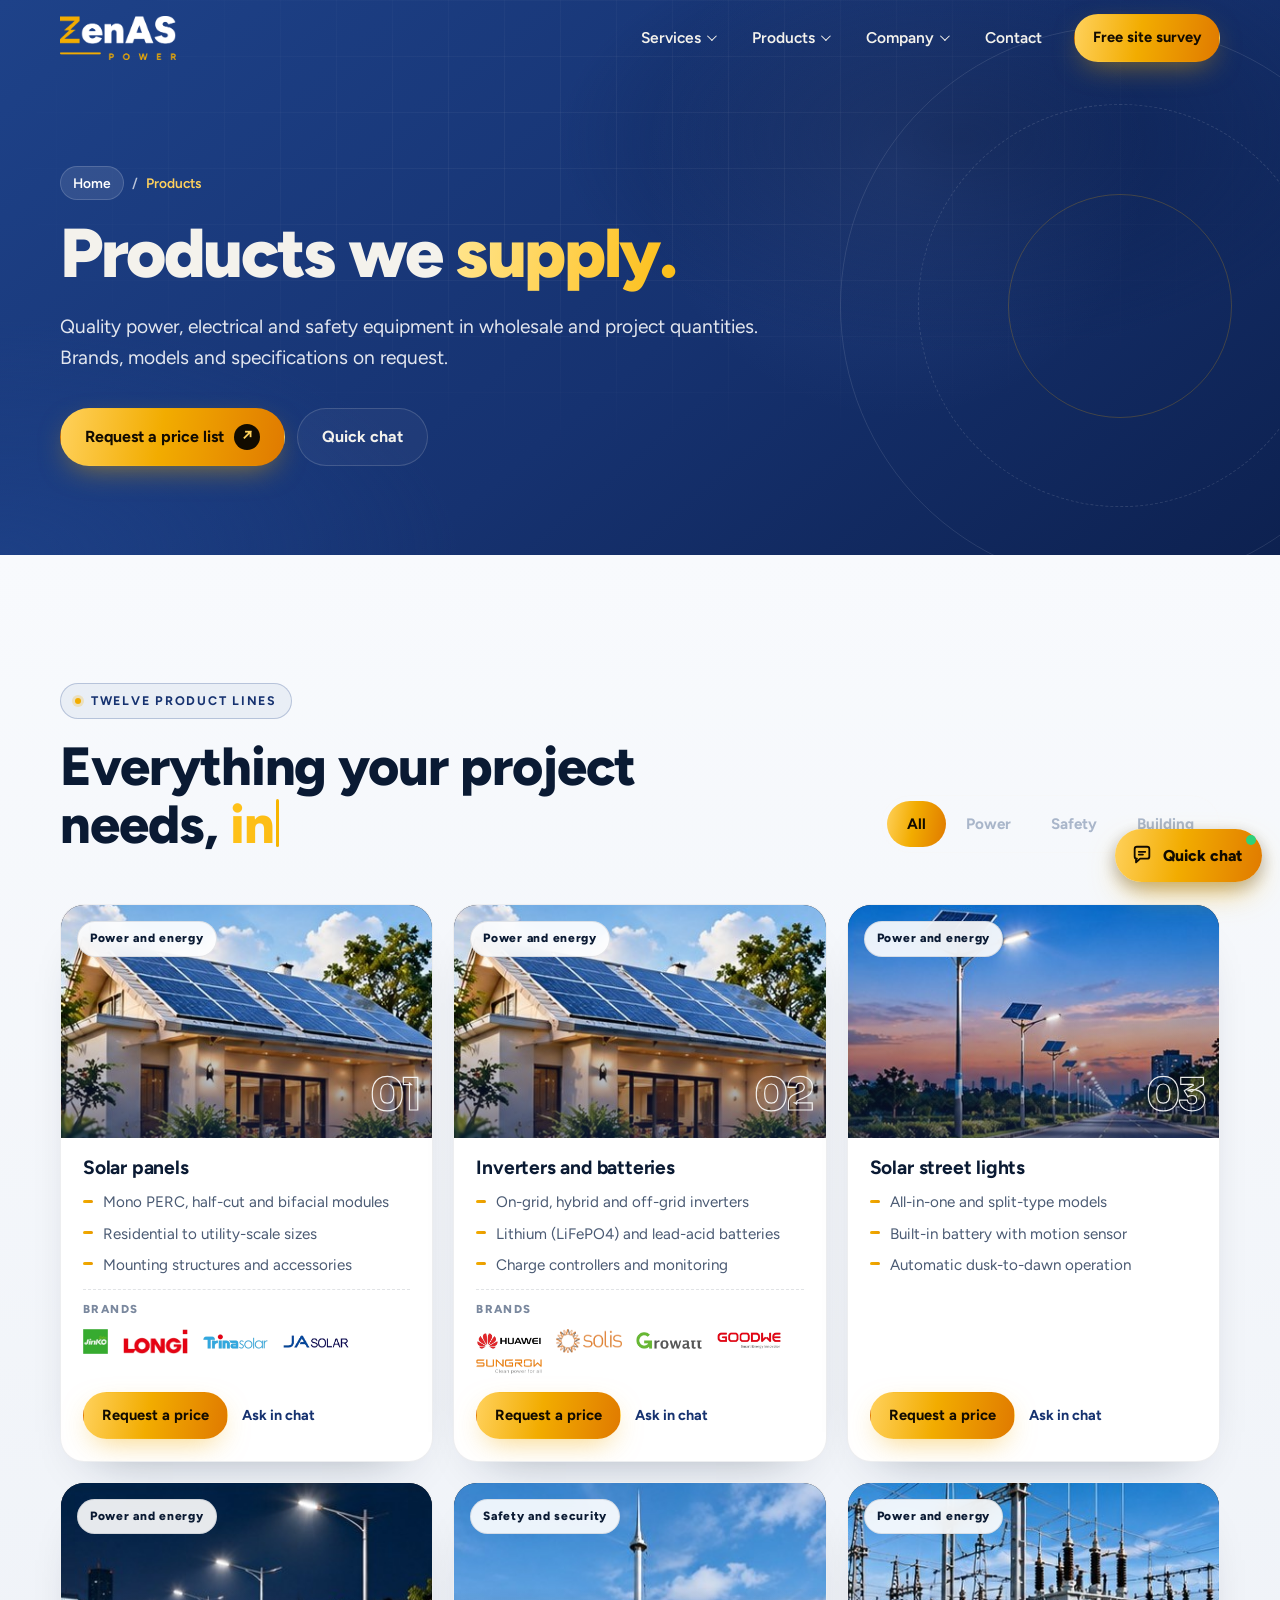
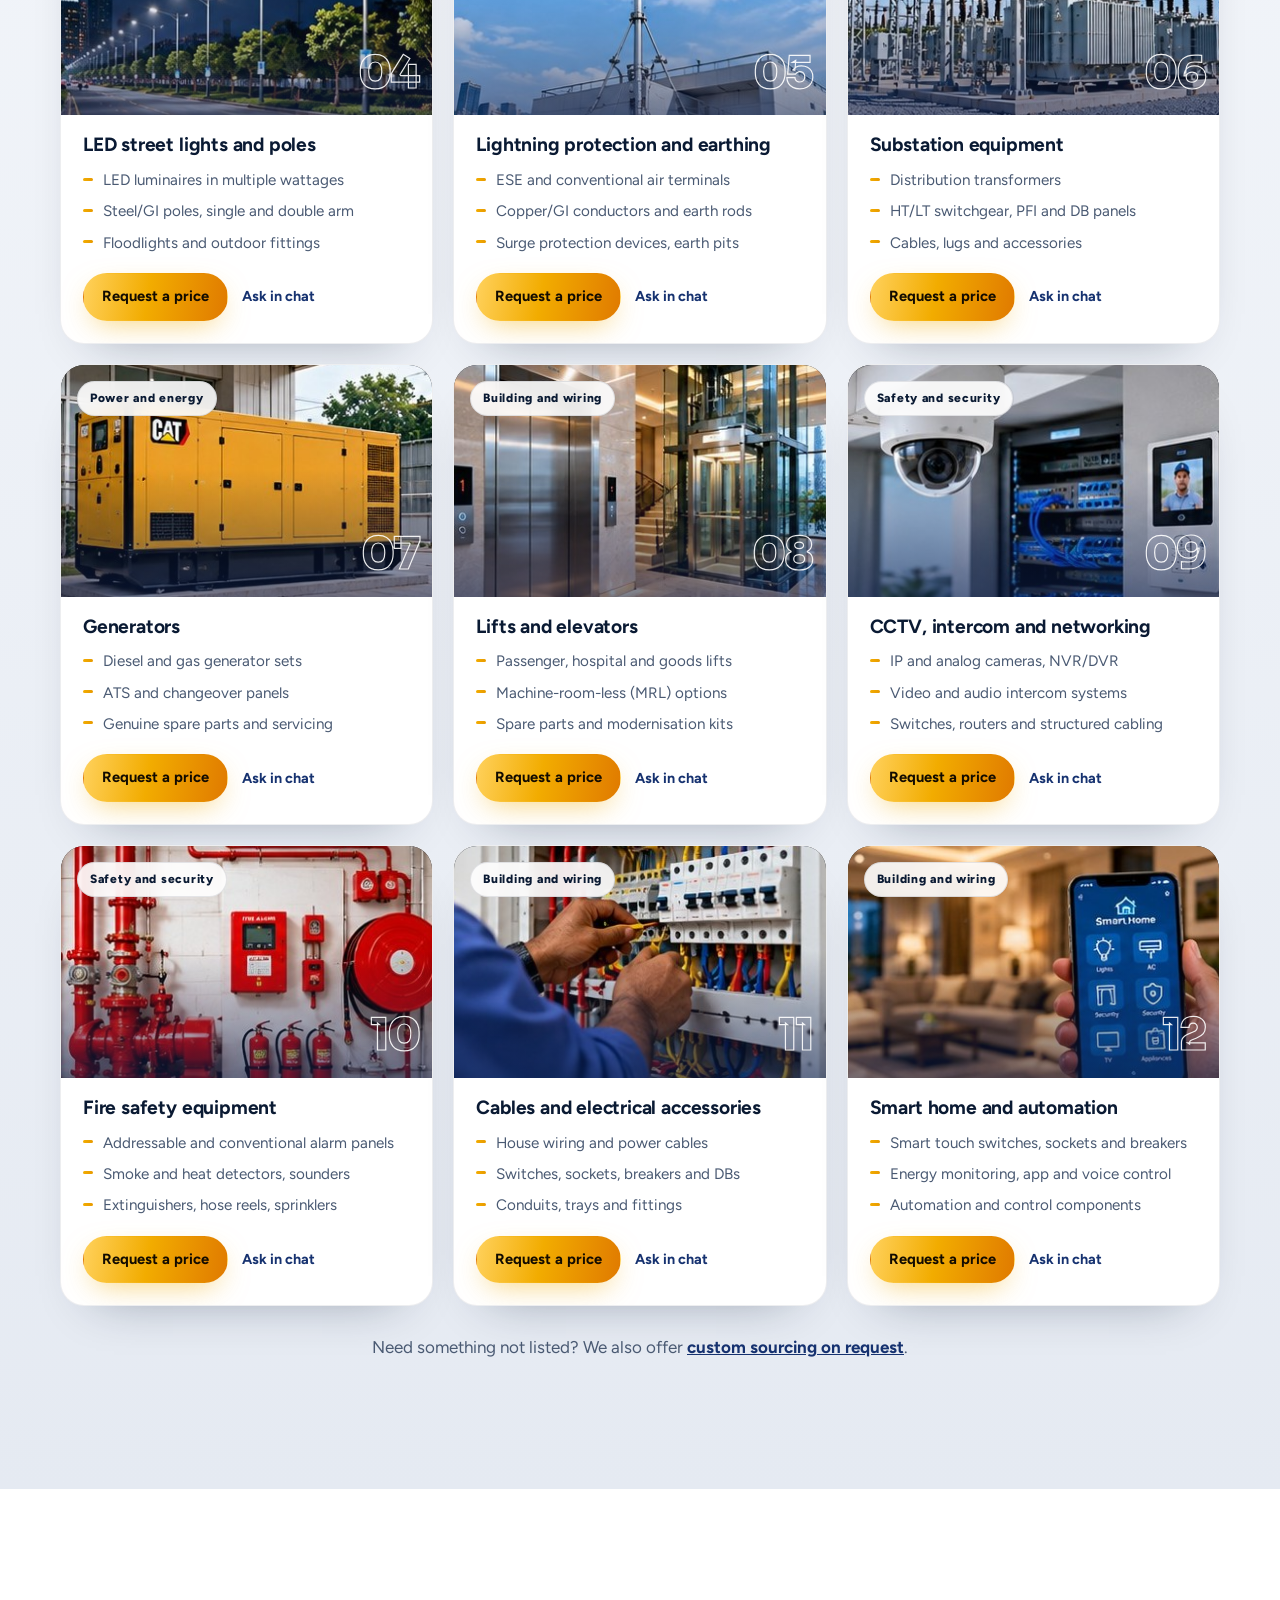
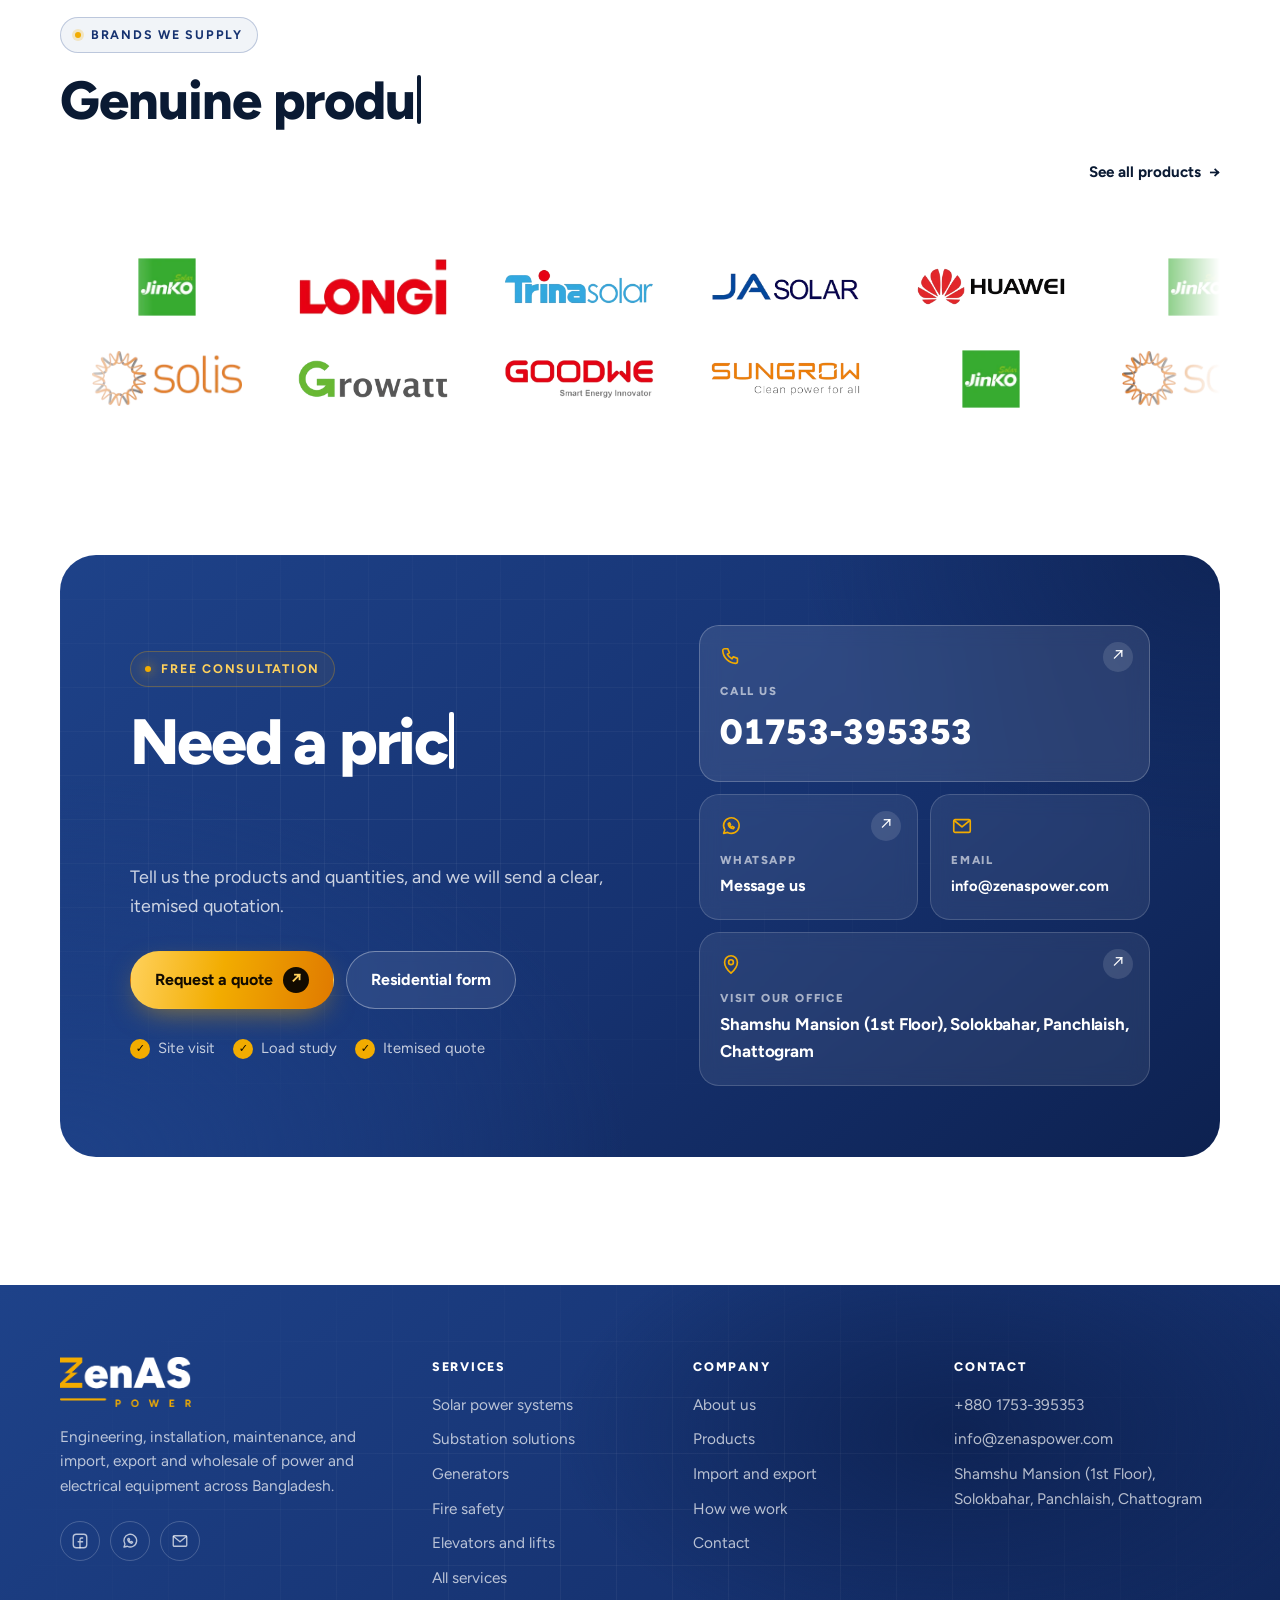
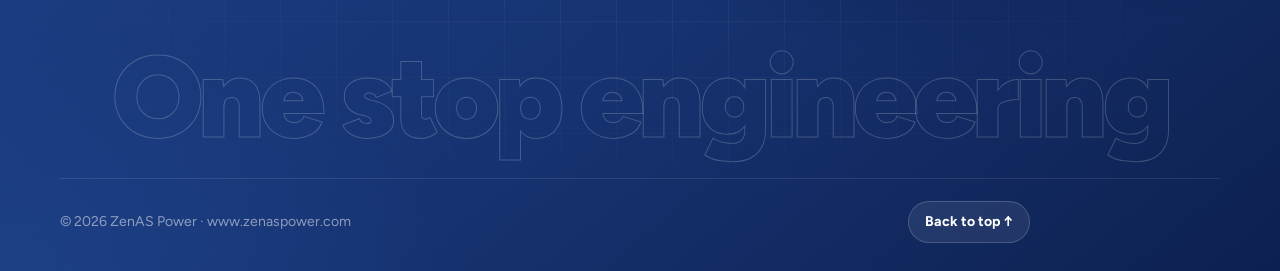
<file: products.html>
<!doctype html>
<html lang="en" class="no-js">
<head>
<meta charset="utf-8">
<meta name="viewport" content="width=device-width, initial-scale=1, viewport-fit=cover">
<title>Products | ZenAS Power</title>
<meta name="description" content="Solar panels, inverters, batteries, street lights, substations, generators, lifts, CCTV, fire safety, cables and smart home equipment, supplied across Bangladesh.">
<meta property="og:title" content="Products | ZenAS Power">
<meta property="og:description" content="Solar panels, inverters, batteries, street lights, substations, generators, lifts, CCTV, fire safety, cables and smart home equipment, supplied across Bangladesh.">
<meta property="og:type" content="website">
<meta name="theme-color" content="#163270">
<meta name="format-detection" content="telephone=no">
<link rel="icon" href="[data-uri]" type="image/png">
<link rel="apple-touch-icon" href="apple-touch-icon.png">
<link rel="preconnect" href="https://fonts.googleapis.com">
<link rel="preconnect" href="https://fonts.gstatic.com" crossorigin>
<link href="https://fonts.googleapis.com/css2?family=Figtree:wght@400..900&family=Sora:wght@600..800&display=swap" rel="stylesheet">
<link rel="stylesheet" href="zenas.css">
</head>
<body data-page="products">
<script>document.documentElement.classList.replace("no-js","js")</script>
<a class="skip" href="#main">Skip to content</a>
<div class="progress" aria-hidden="true"></div>
<div class="cursor-dot" aria-hidden="true"></div>
<div class="cursor-ring" aria-hidden="true"><span></span></div>

<header class="site-header">
  <div class="wrap header-row">
    <a class="brand" href="index.html" aria-label="ZenAS Power home"><img src="zenas-logo.png" alt="ZenAS Power" width="2400" height="914"></a>
    <button class="nav-toggle" aria-expanded="false" aria-controls="nav" aria-label="Open menu"><i></i><i></i><i></i></button>
    <nav class="nav" id="nav" aria-label="Main">
      <div class="nav-item">
        <button class="nav-link" type="button" aria-expanded="false">Services<span class="chev" aria-hidden="true"></span></button>
        <div class="mega">
          <div class="mm-feature">
            <span class="k">Your One Stop Engineering Solution</span>
            <img src="service-solar-power.jpg" alt="Rooftop solar installation" loading="lazy" width="410" height="258">
            <p><b>Power, safety and building systems</b> designed, installed and maintained by one accountable team.</p>
            <a class="mm-cta" href="contact.html">Get a free site survey<span aria-hidden="true">↗</span></a>
          </div>
          <div class="mm-list">
            <p class="mm-head">Twelve service lines</p>
            <div class="mm-grid"><a class="mm-item" href="index.html#svc-solar-power" data-svc="solar-power"><b>Solar power systems</b><span>Rooftop, hybrid and off-grid solar.</span></a><a class="mm-item" href="index.html#svc-substation" data-svc="substation"><b>Substation solutions</b><span>Transformers, switchgear and panels.</span></a><a class="mm-item" href="index.html#svc-generator" data-svc="generator"><b>Generator solutions</b><span>Backup power you can rely on.</span></a><a class="mm-item" href="index.html#svc-solar-street-lighting" data-svc="solar-street-lighting"><b>Solar street lighting</b><span>Off-grid lights for roads and campuses.</span></a><a class="mm-item" href="index.html#svc-street-lighting" data-svc="street-lighting"><b>Street lighting</b><span>LED lights, poles and outdoor systems.</span></a><a class="mm-item" href="index.html#svc-lightning-protection" data-svc="lightning-protection"><b>Lightning protection (LPS)</b><span>Protection for storm season.</span></a><a class="mm-item" href="index.html#svc-fire-safety" data-svc="fire-safety"><b>Fire safety systems</b><span>Alarm, detection and suppression.</span></a><a class="mm-item" href="index.html#svc-cctv-intercom-networking" data-svc="cctv-intercom-networking"><b>CCTV, intercom and networking</b><span>Secure, connected buildings.</span></a><a class="mm-item" href="index.html#svc-elevators-lifts" data-svc="elevators-lifts"><b>Elevators and lifts</b><span>Supply, upgrades and maintenance.</span></a><a class="mm-item" href="index.html#svc-automation" data-svc="automation"><b>Automation systems</b><span>Controls that save time and energy.</span></a><a class="mm-item" href="index.html#svc-house-wiring" data-svc="house-wiring"><b>Electrical house wiring</b><span>Safe wiring, done to standard.</span></a><a class="mm-item" href="index.html#svc-smart-home" data-svc="smart-home"><b>Smart home solutions</b><span>Control your home from your phone.</span></a></div>
          </div>
        </div>
      </div>
      <div class="nav-item">
        <button class="nav-link" type="button" aria-expanded="false">Products<span class="chev" aria-hidden="true"></span></button>
        <div class="mega">
          <div class="mm-feature navy">
            <span class="k">Genuine brands</span>
            <ul class="mm-logos"><li><span class="bl bl-jinko" role="img" aria-label="Jinko Solar"></span></li><li><span class="bl bl-longi" role="img" aria-label="LONGi"></span></li><li><span class="bl bl-trina" role="img" aria-label="Trina Solar"></span></li><li><span class="bl bl-ja-solar" role="img" aria-label="JA Solar"></span></li><li><span class="bl bl-huawei" role="img" aria-label="Huawei"></span></li><li><span class="bl bl-solis" role="img" aria-label="Solis"></span></li></ul>
            <p>Equipment from leading manufacturers, for single projects or wholesale quantities.</p>
            <a class="mm-cta" href="products.html">See all products<span aria-hidden="true">↗</span></a>
          </div>
          <div class="mm-list">
            <p class="mm-head">What we supply</p>
            <div class="mm-grid"><a class="mm-item" href="products.html"><b>Solar panels</b><span>Mono PERC, half-cut and bifacial modules</span></a><a class="mm-item" href="products.html"><b>Inverters and batteries</b><span>On-grid, hybrid and off-grid inverters</span></a><a class="mm-item" href="products.html"><b>Solar street lights</b><span>All-in-one and split-type models</span></a><a class="mm-item" href="products.html"><b>LED street lights and poles</b><span>LED luminaires in multiple wattages</span></a><a class="mm-item" href="products.html"><b>Lightning protection and earthing</b><span>ESE and conventional air terminals</span></a><a class="mm-item" href="products.html"><b>Substation equipment</b><span>Distribution transformers</span></a><a class="mm-item" href="products.html"><b>Generators</b><span>Diesel and gas generator sets</span></a><a class="mm-item" href="products.html"><b>Lifts and elevators</b><span>Passenger, hospital and goods lifts</span></a><a class="mm-item" href="products.html"><b>CCTV, intercom and networking</b><span>IP and analog cameras, NVR/DVR</span></a><a class="mm-item" href="products.html"><b>Fire safety equipment</b><span>Addressable and conventional alarm panels</span></a><a class="mm-item" href="products.html"><b>Cables and electrical accessories</b><span>House wiring and power cables</span></a><a class="mm-item" href="products.html"><b>Smart home and automation</b><span>Smart touch switches, sockets and breakers</span></a></div>
          </div>
        </div>
      </div>
      <div class="nav-item">
        <button class="nav-link" type="button" aria-expanded="false">Company<span class="chev" aria-hidden="true"></span></button>
        <div class="mega">
          <div class="mm-feature navy">
            <span class="k">Who we are</span>
            <p><b>An engineering solutions and trading company in Chattogram.</b></p>
            <p>We supply quality power, electrical and safety equipment and the engineering to design, install and maintain it, so clients get one accountable team from the first site visit to final commissioning.</p>
            <a class="mm-cta" href="contact.html">Contact us<span aria-hidden="true">↗</span></a>
          </div>
          <div class="mm-list">
            <p class="mm-head">About ZenAS Power</p>
            <div class="mm-grid one">
              <a class="mm-item" href="about.html"><b>About us</b><span>Who we are, our mission and the clients we serve.</span></a>
              <a class="mm-item" href="process.html"><b>How we work</b><span>Six steps from first conversation to ongoing support.</span></a>
              <a class="mm-item" href="trading.html"><b>Import, export and wholesale</b><span>Power and electrical equipment, sourced and supplied in bulk.</span></a>
              <a class="mm-item" href="residential-requirement-form.html"><b>Residential requirement form</b><span>Tell us what your home needs before the site visit.</span></a>
            </div>
          </div>
        </div>
      </div>
      <a class="nav-link" href="contact.html">Contact</a>
      <a class="btn btn-gold btn-sm header-cta mag" href="contact.html">Free site survey</a>
    </nav>
  </div>
</header>

<main id="main">
<section class="hero phero" id="top">
  <div class="spot" aria-hidden="true"></div>
  <div class="phero-deco" aria-hidden="true"><i></i><i></i><i></i><b></b></div>
  <div class="wrap phero-in">
    <nav class="crumbs" aria-label="Breadcrumb"><a href="index.html">Home</a><span aria-hidden="true">/</span><span>Products</span></nav>
    <h1 class="type-h">Products we <span class="gold-text">supply.</span></h1>
    <p class="lead">Quality power, electrical and safety equipment in wholesale and project quantities. Brands, models and specifications on request.</p>
    <div class="hero-actions"><a class="btn btn-gold mag" href="contact.html?service=Equipment%20supply%20or%20wholesale">Request a price list<span class="arrow" aria-hidden="true">↗</span></a><button class="btn btn-ghost mag" type="button" data-chat-open>Quick chat</button></div>
  </div>
</section>
<section class="section ash" id="catalog" aria-labelledby="cat-h">
  <div class="wrap">
    <div class="sec-row">
      <div class="sec-head"><span class="eyebrow">Twelve product lines</span><h2 id="cat-h" class="type-h">Everything your project needs, <span class="gold-text">in one place.</span></h2></div>
      <div class="ctabs pfilter" role="group" aria-label="Filter products"><span class="ctab-ind" aria-hidden="true"></span>
        <button class="ctab" type="button" aria-pressed="true" aria-selected="true" data-f="all">All</button><button class="ctab" type="button" aria-pressed="false" aria-selected="false" data-f="power">Power</button><button class="ctab" type="button" aria-pressed="false" aria-selected="false" data-f="safety">Safety</button><button class="ctab" type="button" aria-pressed="false" aria-selected="false" data-f="building">Building</button>
      </div>
    </div>
    <div class="pgrid" id="pgrid">
      <article class="pcard pop" data-cat="power" style="--i:0">
        <div class="pc-media"><img src="service-solar-power.jpg" alt="" loading="lazy" width="410" height="258"><span class="pill">Power and energy</span><span class="pc-n" aria-hidden="true">01</span></div>
        <div class="pc-body"><h3>Solar panels</h3><ul class="pc-list"><li style="--j:0">Mono PERC, half-cut and bifacial modules</li><li style="--j:1">Residential to utility-scale sizes</li><li style="--j:2">Mounting structures and accessories</li></ul><div class="pc-brands"><span>Brands</span><ul><li><span class="bl bl-jinko" role="img" aria-label="Jinko Solar"></span></li><li><span class="bl bl-longi" role="img" aria-label="LONGi"></span></li><li><span class="bl bl-trina" role="img" aria-label="Trina Solar"></span></li><li><span class="bl bl-ja-solar" role="img" aria-label="JA Solar"></span></li></ul></div>
          <div class="pc-act"><a class="btn btn-gold btn-sm" href="contact.html?service=Solar%20power%20systems">Request a price</a><button class="pc-ask" type="button" data-chat-open>Ask in chat</button></div></div>
      </article>
      <article class="pcard pop" data-cat="power" style="--i:1">
        <div class="pc-media"><img src="service-solar-power.jpg" alt="" loading="lazy" width="410" height="258"><span class="pill">Power and energy</span><span class="pc-n" aria-hidden="true">02</span></div>
        <div class="pc-body"><h3>Inverters and batteries</h3><ul class="pc-list"><li style="--j:0">On-grid, hybrid and off-grid inverters</li><li style="--j:1">Lithium (LiFePO4) and lead-acid batteries</li><li style="--j:2">Charge controllers and monitoring</li></ul><div class="pc-brands"><span>Brands</span><ul><li><span class="bl bl-huawei" role="img" aria-label="Huawei"></span></li><li><span class="bl bl-solis" role="img" aria-label="Solis"></span></li><li><span class="bl bl-growatt" role="img" aria-label="Growatt"></span></li><li><span class="bl bl-goodwe" role="img" aria-label="GoodWe"></span></li><li><span class="bl bl-sungrow" role="img" aria-label="Sungrow"></span></li></ul></div>
          <div class="pc-act"><a class="btn btn-gold btn-sm" href="contact.html?service=Solar%20power%20systems">Request a price</a><button class="pc-ask" type="button" data-chat-open>Ask in chat</button></div></div>
      </article>
      <article class="pcard pop" data-cat="power" style="--i:2">
        <div class="pc-media"><img src="service-solar-street-lighting.jpg" alt="" loading="lazy" width="410" height="258"><span class="pill">Power and energy</span><span class="pc-n" aria-hidden="true">03</span></div>
        <div class="pc-body"><h3>Solar street lights</h3><ul class="pc-list"><li style="--j:0">All-in-one and split-type models</li><li style="--j:1">Built-in battery with motion sensor</li><li style="--j:2">Automatic dusk-to-dawn operation</li></ul>
          <div class="pc-act"><a class="btn btn-gold btn-sm" href="contact.html?service=Solar%20street%20lighting">Request a price</a><button class="pc-ask" type="button" data-chat-open>Ask in chat</button></div></div>
      </article>
      <article class="pcard pop" data-cat="power" style="--i:0">
        <div class="pc-media"><img src="service-street-lighting.jpg" alt="" loading="lazy" width="410" height="258"><span class="pill">Power and energy</span><span class="pc-n" aria-hidden="true">04</span></div>
        <div class="pc-body"><h3>LED street lights and poles</h3><ul class="pc-list"><li style="--j:0">LED luminaires in multiple wattages</li><li style="--j:1">Steel/GI poles, single and double arm</li><li style="--j:2">Floodlights and outdoor fittings</li></ul>
          <div class="pc-act"><a class="btn btn-gold btn-sm" href="contact.html?service=Street%20lighting">Request a price</a><button class="pc-ask" type="button" data-chat-open>Ask in chat</button></div></div>
      </article>
      <article class="pcard pop" data-cat="safety" style="--i:1">
        <div class="pc-media"><img src="service-lightning-protection.jpg" alt="" loading="lazy" width="410" height="258"><span class="pill">Safety and security</span><span class="pc-n" aria-hidden="true">05</span></div>
        <div class="pc-body"><h3>Lightning protection and earthing</h3><ul class="pc-list"><li style="--j:0">ESE and conventional air terminals</li><li style="--j:1">Copper/GI conductors and earth rods</li><li style="--j:2">Surge protection devices, earth pits</li></ul>
          <div class="pc-act"><a class="btn btn-gold btn-sm" href="contact.html?service=Lightning%20protection%20%28LPS%29">Request a price</a><button class="pc-ask" type="button" data-chat-open>Ask in chat</button></div></div>
      </article>
      <article class="pcard pop" data-cat="power" style="--i:2">
        <div class="pc-media"><img src="service-substation.jpg" alt="" loading="lazy" width="410" height="258"><span class="pill">Power and energy</span><span class="pc-n" aria-hidden="true">06</span></div>
        <div class="pc-body"><h3>Substation equipment</h3><ul class="pc-list"><li style="--j:0">Distribution transformers</li><li style="--j:1">HT/LT switchgear, PFI and DB panels</li><li style="--j:2">Cables, lugs and accessories</li></ul>
          <div class="pc-act"><a class="btn btn-gold btn-sm" href="contact.html?service=Substation%20solutions">Request a price</a><button class="pc-ask" type="button" data-chat-open>Ask in chat</button></div></div>
      </article>
      <article class="pcard pop" data-cat="power" style="--i:0">
        <div class="pc-media"><img src="service-generator.jpg" alt="" loading="lazy" width="410" height="258"><span class="pill">Power and energy</span><span class="pc-n" aria-hidden="true">07</span></div>
        <div class="pc-body"><h3>Generators</h3><ul class="pc-list"><li style="--j:0">Diesel and gas generator sets</li><li style="--j:1">ATS and changeover panels</li><li style="--j:2">Genuine spare parts and servicing</li></ul>
          <div class="pc-act"><a class="btn btn-gold btn-sm" href="contact.html?service=Generator%20solutions">Request a price</a><button class="pc-ask" type="button" data-chat-open>Ask in chat</button></div></div>
      </article>
      <article class="pcard pop" data-cat="building" style="--i:1">
        <div class="pc-media"><img src="service-elevators-lifts.jpg" alt="" loading="lazy" width="410" height="258"><span class="pill">Building and wiring</span><span class="pc-n" aria-hidden="true">08</span></div>
        <div class="pc-body"><h3>Lifts and elevators</h3><ul class="pc-list"><li style="--j:0">Passenger, hospital and goods lifts</li><li style="--j:1">Machine-room-less (MRL) options</li><li style="--j:2">Spare parts and modernisation kits</li></ul>
          <div class="pc-act"><a class="btn btn-gold btn-sm" href="contact.html?service=Elevators%20and%20lifts">Request a price</a><button class="pc-ask" type="button" data-chat-open>Ask in chat</button></div></div>
      </article>
      <article class="pcard pop" data-cat="safety" style="--i:2">
        <div class="pc-media"><img src="service-cctv-intercom-networking.jpg" alt="" loading="lazy" width="410" height="258"><span class="pill">Safety and security</span><span class="pc-n" aria-hidden="true">09</span></div>
        <div class="pc-body"><h3>CCTV, intercom and networking</h3><ul class="pc-list"><li style="--j:0">IP and analog cameras, NVR/DVR</li><li style="--j:1">Video and audio intercom systems</li><li style="--j:2">Switches, routers and structured cabling</li></ul>
          <div class="pc-act"><a class="btn btn-gold btn-sm" href="contact.html?service=CCTV%2C%20intercom%20and%20networking">Request a price</a><button class="pc-ask" type="button" data-chat-open>Ask in chat</button></div></div>
      </article>
      <article class="pcard pop" data-cat="safety" style="--i:0">
        <div class="pc-media"><img src="service-fire-safety.jpg" alt="" loading="lazy" width="410" height="258"><span class="pill">Safety and security</span><span class="pc-n" aria-hidden="true">10</span></div>
        <div class="pc-body"><h3>Fire safety equipment</h3><ul class="pc-list"><li style="--j:0">Addressable and conventional alarm panels</li><li style="--j:1">Smoke and heat detectors, sounders</li><li style="--j:2">Extinguishers, hose reels, sprinklers</li></ul>
          <div class="pc-act"><a class="btn btn-gold btn-sm" href="contact.html?service=Fire%20safety%20systems">Request a price</a><button class="pc-ask" type="button" data-chat-open>Ask in chat</button></div></div>
      </article>
      <article class="pcard pop" data-cat="building" style="--i:1">
        <div class="pc-media"><img src="service-house-wiring.jpg" alt="" loading="lazy" width="410" height="258"><span class="pill">Building and wiring</span><span class="pc-n" aria-hidden="true">11</span></div>
        <div class="pc-body"><h3>Cables and electrical accessories</h3><ul class="pc-list"><li style="--j:0">House wiring and power cables</li><li style="--j:1">Switches, sockets, breakers and DBs</li><li style="--j:2">Conduits, trays and fittings</li></ul>
          <div class="pc-act"><a class="btn btn-gold btn-sm" href="contact.html?service=Electrical%20house%20wiring">Request a price</a><button class="pc-ask" type="button" data-chat-open>Ask in chat</button></div></div>
      </article>
      <article class="pcard pop" data-cat="building" style="--i:2">
        <div class="pc-media"><img src="service-smart-home.jpg" alt="" loading="lazy" width="410" height="258"><span class="pill">Building and wiring</span><span class="pc-n" aria-hidden="true">12</span></div>
        <div class="pc-body"><h3>Smart home and automation</h3><ul class="pc-list"><li style="--j:0">Smart touch switches, sockets and breakers</li><li style="--j:1">Energy monitoring, app and voice control</li><li style="--j:2">Automation and control components</li></ul>
          <div class="pc-act"><a class="btn btn-gold btn-sm" href="contact.html?service=Smart%20home%20solutions">Request a price</a><button class="pc-ask" type="button" data-chat-open>Ask in chat</button></div></div>
      </article>
      </div>
    <p class="pnote pop">Need something not listed? We also offer <a href="contact.html?service=Equipment%20supply%20or%20wholesale">custom sourcing on request</a>.</p>
  </div>
</section>
<section class="section brands light" id="brands" aria-labelledby="br-h">
  <div class="wrap">
    <div class="sec-row">
      <div class="sec-head"><span class="eyebrow">Brands we supply</span><h2 id="br-h">Genuine products from <span class="gold-text">leading manufacturers.</span></h2></div>
      <a class="link-arrow" href="products.html">See all products</a>
    </div>
    <div class="brand-frame">
      <div class="marquee" style="--dur:42s"><ul class="mq-track"><li class="logo-tile"><span class="bl bl-jinko" role="img" aria-label="Jinko Solar"></span></li><li class="logo-tile"><span class="bl bl-longi" role="img" aria-label="LONGi"></span></li><li class="logo-tile"><span class="bl bl-trina" role="img" aria-label="Trina Solar"></span></li><li class="logo-tile"><span class="bl bl-ja-solar" role="img" aria-label="JA Solar"></span></li><li class="logo-tile"><span class="bl bl-huawei" role="img" aria-label="Huawei"></span></li><li class="logo-tile"><span class="bl bl-jinko" role="img" aria-label="Jinko Solar"></span></li><li class="logo-tile"><span class="bl bl-longi" role="img" aria-label="LONGi"></span></li><li class="logo-tile"><span class="bl bl-trina" role="img" aria-label="Trina Solar"></span></li><li class="logo-tile"><span class="bl bl-ja-solar" role="img" aria-label="JA Solar"></span></li><li class="logo-tile"><span class="bl bl-huawei" role="img" aria-label="Huawei"></span></li></ul><ul class="mq-track" aria-hidden="true"><li class="logo-tile"><span class="bl bl-jinko" role="img" aria-label="Jinko Solar"></span></li><li class="logo-tile"><span class="bl bl-longi" role="img" aria-label="LONGi"></span></li><li class="logo-tile"><span class="bl bl-trina" role="img" aria-label="Trina Solar"></span></li><li class="logo-tile"><span class="bl bl-ja-solar" role="img" aria-label="JA Solar"></span></li><li class="logo-tile"><span class="bl bl-huawei" role="img" aria-label="Huawei"></span></li><li class="logo-tile"><span class="bl bl-jinko" role="img" aria-label="Jinko Solar"></span></li><li class="logo-tile"><span class="bl bl-longi" role="img" aria-label="LONGi"></span></li><li class="logo-tile"><span class="bl bl-trina" role="img" aria-label="Trina Solar"></span></li><li class="logo-tile"><span class="bl bl-ja-solar" role="img" aria-label="JA Solar"></span></li><li class="logo-tile"><span class="bl bl-huawei" role="img" aria-label="Huawei"></span></li></ul></div>
      <div class="marquee rev" style="--dur:48s"><ul class="mq-track"><li class="logo-tile"><span class="bl bl-solis" role="img" aria-label="Solis"></span></li><li class="logo-tile"><span class="bl bl-growatt" role="img" aria-label="Growatt"></span></li><li class="logo-tile"><span class="bl bl-goodwe" role="img" aria-label="GoodWe"></span></li><li class="logo-tile"><span class="bl bl-sungrow" role="img" aria-label="Sungrow"></span></li><li class="logo-tile"><span class="bl bl-jinko" role="img" aria-label="Jinko Solar"></span></li><li class="logo-tile"><span class="bl bl-solis" role="img" aria-label="Solis"></span></li><li class="logo-tile"><span class="bl bl-growatt" role="img" aria-label="Growatt"></span></li><li class="logo-tile"><span class="bl bl-goodwe" role="img" aria-label="GoodWe"></span></li><li class="logo-tile"><span class="bl bl-sungrow" role="img" aria-label="Sungrow"></span></li><li class="logo-tile"><span class="bl bl-jinko" role="img" aria-label="Jinko Solar"></span></li></ul><ul class="mq-track" aria-hidden="true"><li class="logo-tile"><span class="bl bl-solis" role="img" aria-label="Solis"></span></li><li class="logo-tile"><span class="bl bl-growatt" role="img" aria-label="Growatt"></span></li><li class="logo-tile"><span class="bl bl-goodwe" role="img" aria-label="GoodWe"></span></li><li class="logo-tile"><span class="bl bl-sungrow" role="img" aria-label="Sungrow"></span></li><li class="logo-tile"><span class="bl bl-jinko" role="img" aria-label="Jinko Solar"></span></li><li class="logo-tile"><span class="bl bl-solis" role="img" aria-label="Solis"></span></li><li class="logo-tile"><span class="bl bl-growatt" role="img" aria-label="Growatt"></span></li><li class="logo-tile"><span class="bl bl-goodwe" role="img" aria-label="GoodWe"></span></li><li class="logo-tile"><span class="bl bl-sungrow" role="img" aria-label="Sungrow"></span></li><li class="logo-tile"><span class="bl bl-jinko" role="img" aria-label="Jinko Solar"></span></li></ul></div>
    </div>
  </div>
</section>
<section class="section cta-sec" aria-labelledby="cta-h" style="padding-top:0">
  <div class="wrap">
    <div class="end">
      <div class="end-grid">
        <div>
          <span class="eyebrow">Free consultation</span>
          <h2 id="cta-h" style="margin-top:20px">Need a price list or <span class="gold-text">project quote?</span></h2>
          <p class="end-lead">Tell us the products and quantities, and we will send a clear, itemised quotation.</p>
          <div class="end-actions"><a class="btn btn-gold mag" href="contact.html">Request a quote<span class="arrow" aria-hidden="true">↗</span></a><a class="btn btn-ghost mag" href="residential-requirement-form.html">Residential form</a></div>
          <ul class="end-steps"><li>Site visit</li><li>Load study</li><li>Itemised quote</li></ul>
        </div>
        <div class="end-tiles">
          <a class="tile big" href="tel:+8801753395353"><svg viewBox="0 0 24 24" aria-hidden="true"><path d="M5 3h3.5l1.8 4.5-2.3 1.4a11 11 0 0 0 5.1 5.1l1.4-2.3L19 13.5V17a2 2 0 0 1-2 2A15 15 0 0 1 3 5a2 2 0 0 1 2-2z"/></svg><span class="k">Call us</span><b>01753-395353</b><span class="go" aria-hidden="true">↗</span></a>
          <a class="tile" href="https://wa.me/8801753395353" target="_blank" rel="noopener"><svg viewBox="0 0 24 24" aria-hidden="true"><path d="M4 20l1.3-3.8A8.5 8.5 0 1 1 8.4 19z"/><path d="M9 9.5c0 3 2.5 5.5 5.5 5.5l1-1.5-2-1-1 1a4 4 0 0 1-2-2l1-1-1-2z"/></svg><span class="k">WhatsApp</span><b>Message us</b><span class="go" aria-hidden="true">↗</span></a>
          <a class="tile mail" href="mailto:info@zenaspower.com"><svg viewBox="0 0 24 24" aria-hidden="true"><rect x="3" y="5" width="18" height="14" rx="1.5"/><path d="M3.5 6l8.5 7 8.5-7"/></svg><span class="k">Email</span><b>info@zenaspower.com</b></a>
          <a class="tile big" style="background:rgba(255,255,255,.08);border-color:rgba(255,255,255,.16)" href="https://www.google.com/maps/search/?api=1&amp;query=Shamshu+Mansion+Solokbahar+Panchlaish+Chattogram" target="_blank" rel="noopener"><svg viewBox="0 0 24 24" aria-hidden="true"><path d="M12 22s7-6.2 7-12a7 7 0 0 0-14 0c0 5.8 7 12 7 12z"/><circle cx="12" cy="10" r="2.6"/></svg><span class="k">Visit our office</span><b style="font-size:1.06rem;font-weight:700">Shamshu Mansion (1st Floor), Solokbahar, Panchlaish, Chattogram</b><span class="go" aria-hidden="true">↗</span></a>
        </div>
      </div>
    </div>
  </div>
</section>
</main>

<footer class="site-footer">
  <div class="wrap">
    <div class="footer-grid">
      <div>
        <a class="brand" href="index.html"><img src="zenas-logo.png" alt="ZenAS Power" width="2400" height="914" loading="lazy"></a>
        <p class="footer-about">Engineering, installation, maintenance, and import, export and wholesale of power and electrical equipment across Bangladesh.</p>
        <div class="f-social"><a href="https://www.facebook.com/share/1EnhAYDXwp/?mibextid=wwXIfr" target="_blank" rel="noopener" aria-label="Facebook"><svg viewBox="0 0 24 24" aria-hidden="true"><rect x="3" y="3" width="18" height="18" rx="4"/><path d="M15.5 8H14a2 2 0 0 0-2 2v11M9.5 13h6"/></svg></a><a href="https://wa.me/8801753395353" target="_blank" rel="noopener" aria-label="WhatsApp"><svg viewBox="0 0 24 24" aria-hidden="true"><path d="M4 20l1.3-3.8A8.5 8.5 0 1 1 8.4 19z"/><path d="M9 9.5c0 3 2.5 5.5 5.5 5.5l1-1.5-2-1-1 1a4 4 0 0 1-2-2l1-1-1-2z"/></svg></a><a href="mailto:info@zenaspower.com" aria-label="Email"><svg viewBox="0 0 24 24" aria-hidden="true"><rect x="3" y="5" width="18" height="14" rx="1.5"/><path d="M3.5 6l8.5 7 8.5-7"/></svg></a></div>
      </div>
      <div>
        <h4>Services</h4>
        <ul><li><a href="index.html#svc-solar-power">Solar power systems</a></li><li><a href="index.html#svc-substation">Substation solutions</a></li><li><a href="index.html#svc-generator">Generators</a></li><li><a href="index.html#svc-fire-safety">Fire safety</a></li><li><a href="index.html#svc-elevators-lifts">Elevators and lifts</a></li><li><a href="index.html#services">All services</a></li></ul>
      </div>
      <div>
        <h4>Company</h4>
        <ul><li><a href="about.html">About us</a></li><li><a href="products.html">Products</a></li><li><a href="trading.html">Import and export</a></li><li><a href="process.html">How we work</a></li><li><a href="contact.html">Contact</a></li></ul>
      </div>
      <div>
        <h4>Contact</h4>
        <ul><li><a href="tel:+8801753395353">+880 1753-395353</a></li><li><a href="mailto:info@zenaspower.com">info@zenaspower.com</a></li><li>Shamshu Mansion (1st Floor), Solokbahar, Panchlaish, Chattogram</li></ul>
      </div>
    </div>
    <p class="f-big" aria-hidden="true">One stop engineering</p>
    <div class="footer-bottom"><span>© <span id="year">2026</span> ZenAS Power · www.zenaspower.com</span><button class="to-top" type="button" onclick="window.scrollTo({top:0,behavior:'smooth'})">Back to top ↑</button></div>
  </div>
</footer>
<nav class="tabbar" aria-label="App navigation">
  <a class="tab on" href="index.html#top" data-tab="top" data-page="home"><svg viewBox="0 0 24 24" aria-hidden="true"><path d="M3 11l9-7.5 9 7.5M5.5 9v11h13V9"/><path d="M10 20v-5h4v5"/></svg><span>Home</span></a>
  <a class="tab" href="index.html#services" data-tab="services"><svg viewBox="0 0 24 24" aria-hidden="true"><rect x="3.5" y="3.5" width="7" height="7" rx="1.5"/><rect x="13.5" y="3.5" width="7" height="7" rx="1.5"/><rect x="3.5" y="13.5" width="7" height="7" rx="1.5"/><rect x="13.5" y="13.5" width="7" height="7" rx="1.5"/></svg><span>Services</span></a>
  <a class="tab cta" href="contact.html" data-page="contact"><span class="fab"><svg viewBox="0 0 24 24" aria-hidden="true"><path d="M12 5v14M5 12h14"/></svg></span><b>Quote</b></a>
  <a class="tab" href="products.html" data-page="products"><svg viewBox="0 0 24 24" aria-hidden="true"><path d="M3.5 7.5L12 3l8.5 4.5v9L12 21l-8.5-4.5z"/><path d="M3.5 7.5L12 12l8.5-4.5M12 12v9"/></svg><span>Products</span></a>
  <button class="tab" type="button" data-chat-open><svg viewBox="0 0 24 24" aria-hidden="true"><path d="M4 5.5A2.5 2.5 0 0 1 6.5 3h11A2.5 2.5 0 0 1 20 5.5v8a2.5 2.5 0 0 1-2.5 2.5H10l-4.5 4v-4H6.5A2.5 2.5 0 0 1 4 13.5z"/><path d="M8.5 8.5h7M8.5 11.5h4.5"/></svg><span>Chat</span></button>
</nav>
<section class="chat" id="chat" role="dialog" aria-modal="false" aria-labelledby="chat-title" hidden>
  <header class="chat-head">
    <span class="chat-av" aria-hidden="true"><img src="apple-touch-icon.png" alt="" width="40" height="40"></span>
    <div><b id="chat-title">ZenAS Power assistant</b><span class="chat-status">Replies instantly · Team follows up by phone</span></div>
    <button class="chat-x" type="button" id="chat-reset" aria-label="Start over"><svg viewBox="0 0 24 24" aria-hidden="true"><path d="M4 12a8 8 0 1 0 2.4-5.7M4 4v4h4"/></svg></button>
    <button class="chat-x" type="button" id="chat-close" aria-label="Close chat"><svg viewBox="0 0 24 24" aria-hidden="true"><path d="M6 6l12 12M18 6L6 18"/></svg></button>
  </header>
  <div class="chat-log" id="chat-log" aria-live="polite"></div>
  <div class="chat-quick" id="chat-quick"></div>
  <form class="chat-in" id="chat-form" autocomplete="on">
    <label class="sr" for="chat-text">Type a message</label>
    <input id="chat-text" name="chat-text" type="text" placeholder="Type a message…" autocomplete="off">
    <button type="submit" aria-label="Send"><svg viewBox="0 0 24 24" aria-hidden="true"><path d="M4 12l16-8-6 16-2.5-6.5z"/></svg></button>
  </form>
</section>
<button class="chat-fab" type="button" id="chat-open" aria-haspopup="dialog" aria-controls="chat" aria-label="Open quick chat"><svg viewBox="0 0 24 24" aria-hidden="true"><path d="M4 5.5A2.5 2.5 0 0 1 6.5 3h11A2.5 2.5 0 0 1 20 5.5v8a2.5 2.5 0 0 1-2.5 2.5H10l-4.5 4v-4H6.5A2.5 2.5 0 0 1 4 13.5z"/><path d="M8.5 8.5h7M8.5 11.5h4.5"/></svg><span>Quick chat</span><i class="chat-ping" aria-hidden="true"></i></button>

<script src="zenas.js"></script>
<script>
(function(){
  var btns=[].slice.call(document.querySelectorAll('.pfilter .ctab')), cards=[].slice.call(document.querySelectorAll('.pcard')), ind=document.querySelector('.pfilter .ctab-ind');
  function place(){ var on=document.querySelector('.pfilter .ctab[aria-selected="true"]'); if(!on||!ind) return; ind.style.left=on.offsetLeft+'px'; ind.style.width=on.offsetWidth+'px'; }
  btns.forEach(function(b){ b.addEventListener('click', function(){
    btns.forEach(function(o){ var on=o===b; o.setAttribute('aria-selected',on); o.setAttribute('aria-pressed',on); }); place();
    var f=b.dataset.f, k=0;
    cards.forEach(function(c){ var show=f==='all'||c.dataset.cat===f;
      if(show){ c.hidden=false; c.classList.remove('popsec','in','refil'); void c.offsetWidth; c.style.setProperty('--i',k++%3); c.classList.add('refil'); }
      else c.hidden=true; });
  }); });
  addEventListener('resize',place); place(); setTimeout(place,400); if(document.fonts&&document.fonts.ready) document.fonts.ready.then(place);
})();
</script>

</body>
</html>
</file>
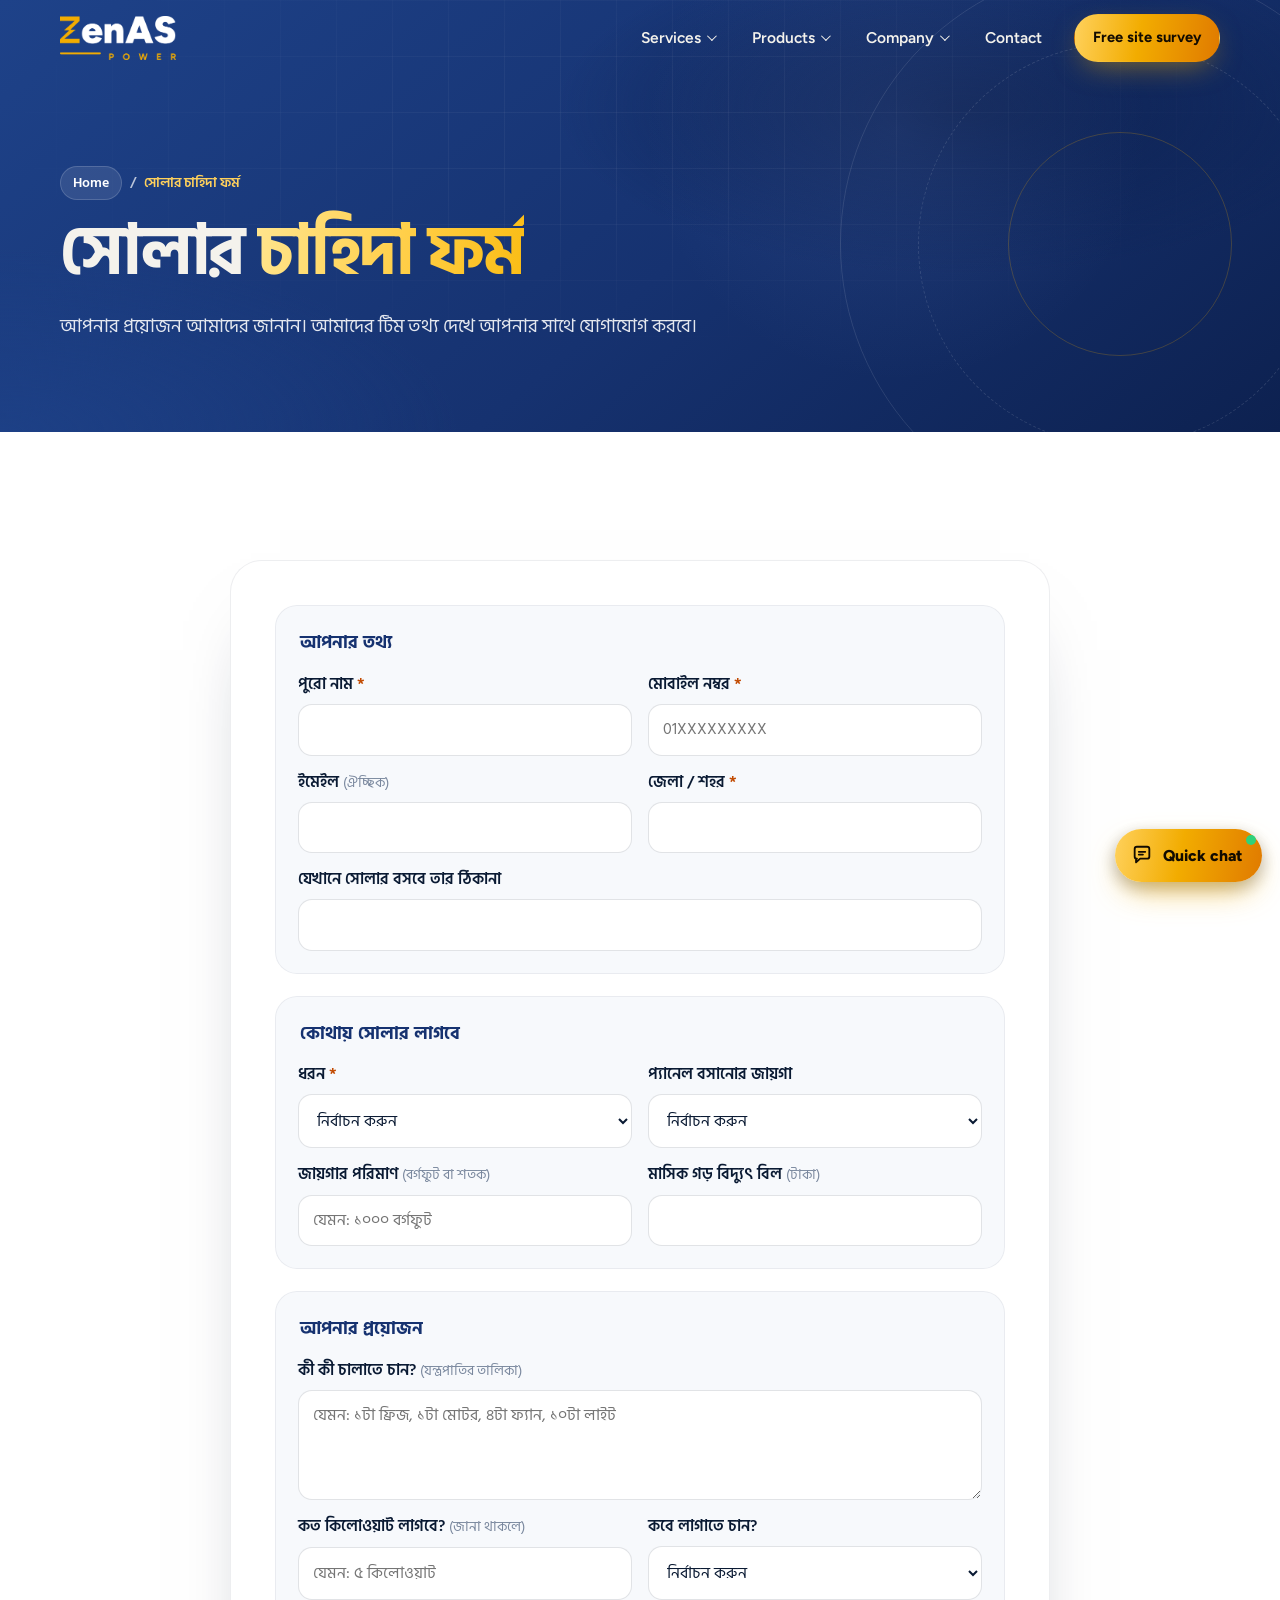
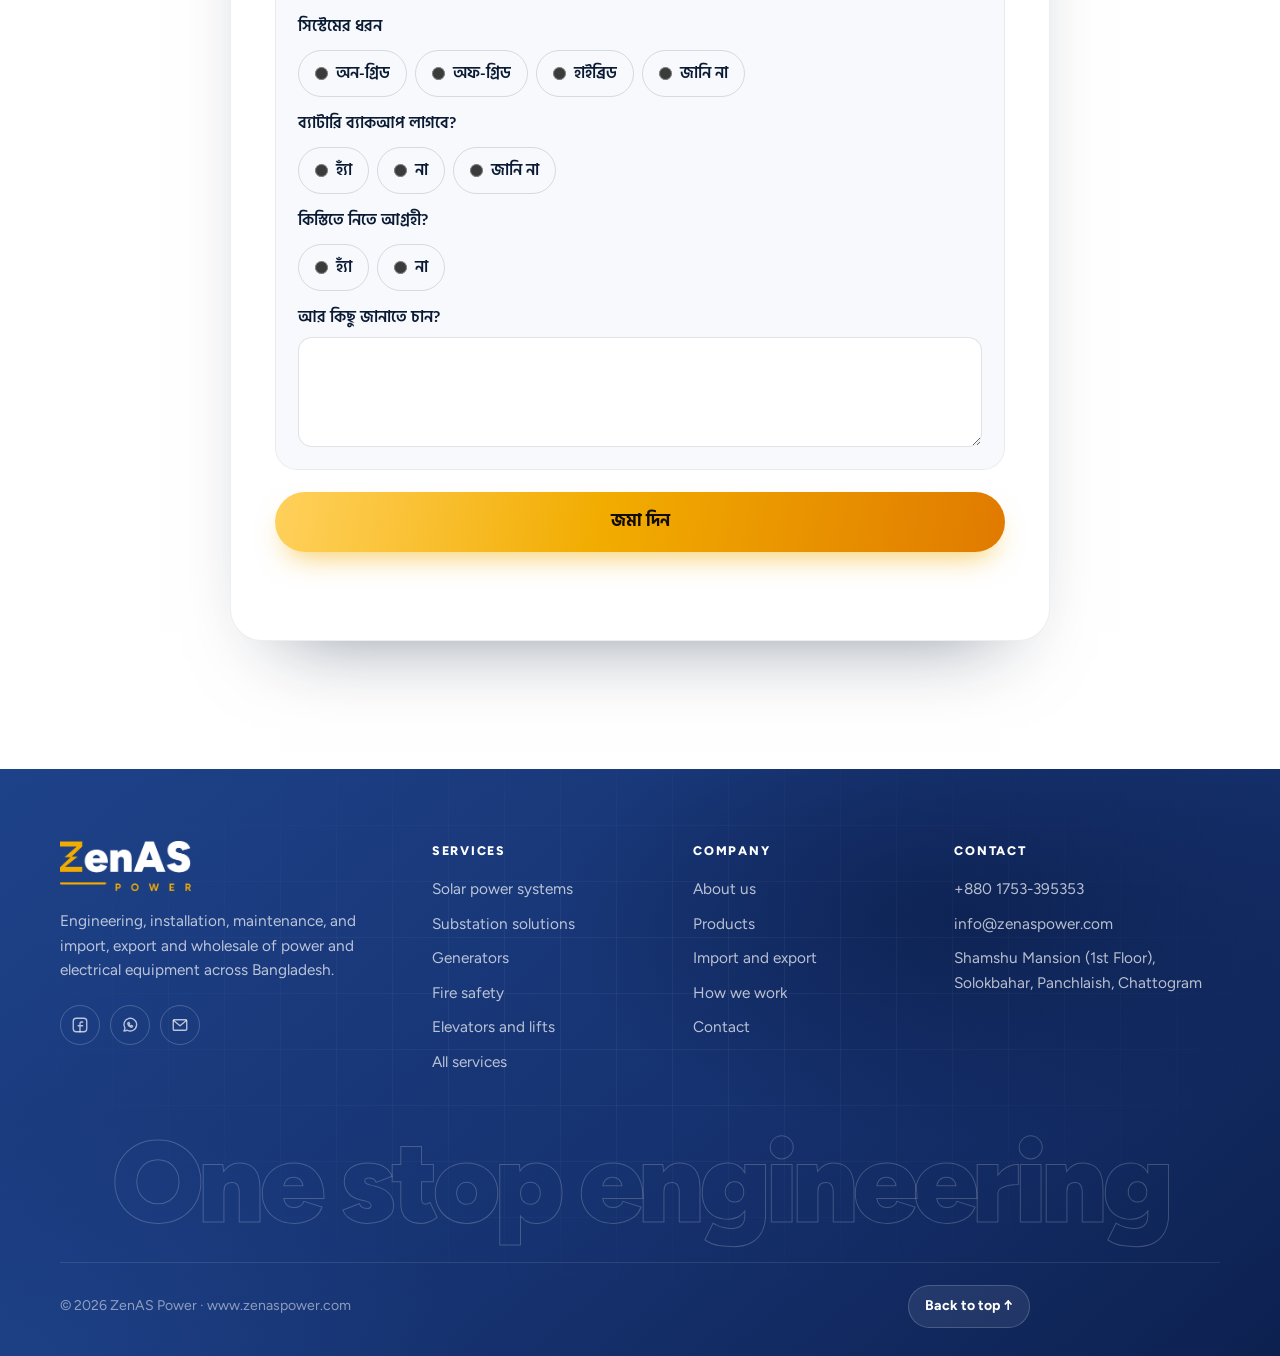
<file: residential-requirement-form.html>
<!doctype html>
<html lang="en" class="no-js">
<head>
<meta charset="utf-8">
<meta name="viewport" content="width=device-width, initial-scale=1, viewport-fit=cover">
<title>সোলার চাহিদা ফর্ম | ZenAS Power</title>
<meta name="description" content="আপনার সোলারের প্রয়োজন আমাদের জানান। ZenAS Power টিম আপনার সাথে যোগাযোগ করবে।">
<meta property="og:title" content="সোলার চাহিদা ফর্ম | ZenAS Power">
<meta property="og:description" content="আপনার সোলারের প্রয়োজন আমাদের জানান। ZenAS Power টিম আপনার সাথে যোগাযোগ করবে।">
<meta property="og:type" content="website">
<meta name="theme-color" content="#163270">
<meta name="format-detection" content="telephone=no">
<link rel="icon" href="[data-uri]" type="image/png">
<link rel="apple-touch-icon" href="apple-touch-icon.png">
<link rel="preconnect" href="https://fonts.googleapis.com">
<link rel="preconnect" href="https://fonts.gstatic.com" crossorigin>
<link href="https://fonts.googleapis.com/css2?family=Figtree:wght@400..900&family=Sora:wght@600..800&display=swap" rel="stylesheet">
<link rel="stylesheet" href="zenas.css">
<link href="https://fonts.googleapis.com/css2?family=Hind+Siliguri:wght@400;600;700&display=swap" rel="stylesheet"></head>
<body data-page="residential">
<script>document.documentElement.classList.replace("no-js","js")</script>
<a class="skip" href="#main">Skip to content</a>
<div class="progress" aria-hidden="true"></div>
<div class="cursor-dot" aria-hidden="true"></div>
<div class="cursor-ring" aria-hidden="true"><span></span></div>

<header class="site-header">
  <div class="wrap header-row">
    <a class="brand" href="index.html" aria-label="ZenAS Power home"><img src="zenas-logo.png" alt="ZenAS Power" width="2400" height="914"></a>
    <button class="nav-toggle" aria-expanded="false" aria-controls="nav" aria-label="Open menu"><i></i><i></i><i></i></button>
    <nav class="nav" id="nav" aria-label="Main">
      <div class="nav-item">
        <button class="nav-link" type="button" aria-expanded="false">Services<span class="chev" aria-hidden="true"></span></button>
        <div class="mega">
          <div class="mm-feature">
            <span class="k">Your One Stop Engineering Solution</span>
            <img src="service-solar-power.jpg" alt="Rooftop solar installation" loading="lazy" width="410" height="258">
            <p><b>Power, safety and building systems</b> designed, installed and maintained by one accountable team.</p>
            <a class="mm-cta" href="contact.html">Get a free site survey<span aria-hidden="true">↗</span></a>
          </div>
          <div class="mm-list">
            <p class="mm-head">Twelve service lines</p>
            <div class="mm-grid"><a class="mm-item" href="index.html#svc-solar-power" data-svc="solar-power"><b>Solar power systems</b><span>Rooftop, hybrid and off-grid solar.</span></a><a class="mm-item" href="index.html#svc-substation" data-svc="substation"><b>Substation solutions</b><span>Transformers, switchgear and panels.</span></a><a class="mm-item" href="index.html#svc-generator" data-svc="generator"><b>Generator solutions</b><span>Backup power you can rely on.</span></a><a class="mm-item" href="index.html#svc-solar-street-lighting" data-svc="solar-street-lighting"><b>Solar street lighting</b><span>Off-grid lights for roads and campuses.</span></a><a class="mm-item" href="index.html#svc-street-lighting" data-svc="street-lighting"><b>Street lighting</b><span>LED lights, poles and outdoor systems.</span></a><a class="mm-item" href="index.html#svc-lightning-protection" data-svc="lightning-protection"><b>Lightning protection (LPS)</b><span>Protection for storm season.</span></a><a class="mm-item" href="index.html#svc-fire-safety" data-svc="fire-safety"><b>Fire safety systems</b><span>Alarm, detection and suppression.</span></a><a class="mm-item" href="index.html#svc-cctv-intercom-networking" data-svc="cctv-intercom-networking"><b>CCTV, intercom and networking</b><span>Secure, connected buildings.</span></a><a class="mm-item" href="index.html#svc-elevators-lifts" data-svc="elevators-lifts"><b>Elevators and lifts</b><span>Supply, upgrades and maintenance.</span></a><a class="mm-item" href="index.html#svc-automation" data-svc="automation"><b>Automation systems</b><span>Controls that save time and energy.</span></a><a class="mm-item" href="index.html#svc-house-wiring" data-svc="house-wiring"><b>Electrical house wiring</b><span>Safe wiring, done to standard.</span></a><a class="mm-item" href="index.html#svc-smart-home" data-svc="smart-home"><b>Smart home solutions</b><span>Control your home from your phone.</span></a></div>
          </div>
        </div>
      </div>
      <div class="nav-item">
        <button class="nav-link" type="button" aria-expanded="false">Products<span class="chev" aria-hidden="true"></span></button>
        <div class="mega">
          <div class="mm-feature navy">
            <span class="k">Genuine brands</span>
            <ul class="mm-logos"><li><span class="bl bl-jinko" role="img" aria-label="Jinko Solar"></span></li><li><span class="bl bl-longi" role="img" aria-label="LONGi"></span></li><li><span class="bl bl-trina" role="img" aria-label="Trina Solar"></span></li><li><span class="bl bl-ja-solar" role="img" aria-label="JA Solar"></span></li><li><span class="bl bl-huawei" role="img" aria-label="Huawei"></span></li><li><span class="bl bl-solis" role="img" aria-label="Solis"></span></li></ul>
            <p>Equipment from leading manufacturers, for single projects or wholesale quantities.</p>
            <a class="mm-cta" href="products.html">See all products<span aria-hidden="true">↗</span></a>
          </div>
          <div class="mm-list">
            <p class="mm-head">What we supply</p>
            <div class="mm-grid"><a class="mm-item" href="products.html"><b>Solar panels</b><span>Mono PERC, half-cut and bifacial modules</span></a><a class="mm-item" href="products.html"><b>Inverters and batteries</b><span>On-grid, hybrid and off-grid inverters</span></a><a class="mm-item" href="products.html"><b>Solar street lights</b><span>All-in-one and split-type models</span></a><a class="mm-item" href="products.html"><b>LED street lights and poles</b><span>LED luminaires in multiple wattages</span></a><a class="mm-item" href="products.html"><b>Lightning protection and earthing</b><span>ESE and conventional air terminals</span></a><a class="mm-item" href="products.html"><b>Substation equipment</b><span>Distribution transformers</span></a><a class="mm-item" href="products.html"><b>Generators</b><span>Diesel and gas generator sets</span></a><a class="mm-item" href="products.html"><b>Lifts and elevators</b><span>Passenger, hospital and goods lifts</span></a><a class="mm-item" href="products.html"><b>CCTV, intercom and networking</b><span>IP and analog cameras, NVR/DVR</span></a><a class="mm-item" href="products.html"><b>Fire safety equipment</b><span>Addressable and conventional alarm panels</span></a><a class="mm-item" href="products.html"><b>Cables and electrical accessories</b><span>House wiring and power cables</span></a><a class="mm-item" href="products.html"><b>Smart home and automation</b><span>Smart touch switches, sockets and breakers</span></a></div>
          </div>
        </div>
      </div>
      <div class="nav-item">
        <button class="nav-link" type="button" aria-expanded="false">Company<span class="chev" aria-hidden="true"></span></button>
        <div class="mega">
          <div class="mm-feature navy">
            <span class="k">Who we are</span>
            <p><b>An engineering solutions and trading company in Chattogram.</b></p>
            <p>We supply quality power, electrical and safety equipment and the engineering to design, install and maintain it, so clients get one accountable team from the first site visit to final commissioning.</p>
            <a class="mm-cta" href="contact.html">Contact us<span aria-hidden="true">↗</span></a>
          </div>
          <div class="mm-list">
            <p class="mm-head">About ZenAS Power</p>
            <div class="mm-grid one">
              <a class="mm-item" href="about.html"><b>About us</b><span>Who we are, our mission and the clients we serve.</span></a>
              <a class="mm-item" href="process.html"><b>How we work</b><span>Six steps from first conversation to ongoing support.</span></a>
              <a class="mm-item" href="trading.html"><b>Import, export and wholesale</b><span>Power and electrical equipment, sourced and supplied in bulk.</span></a>
              <a class="mm-item" href="residential-requirement-form.html"><b>Residential requirement form</b><span>Tell us what your home needs before the site visit.</span></a>
            </div>
          </div>
        </div>
      </div>
      <a class="nav-link" href="contact.html">Contact</a>
      <a class="btn btn-gold btn-sm header-cta mag" href="contact.html">Free site survey</a>
    </nav>
  </div>
</header>

<main id="main">
<section class="hero phero" id="top" lang="bn">
  <div class="spot" aria-hidden="true"></div>
  <div class="phero-deco" aria-hidden="true"><i></i><i></i><i></i><b></b></div>
  <div class="wrap phero-in">
    <nav class="crumbs" aria-label="Breadcrumb"><a href="index.html">Home</a><span aria-hidden="true">/</span><span>সোলার চাহিদা ফর্ম</span></nav>
    <h1 class="bn-h">সোলার <span class="gold-text">চাহিদা ফর্ম</span></h1>
    <p class="lead">আপনার প্রয়োজন আমাদের জানান। আমাদের টিম তথ্য দেখে আপনার সাথে যোগাযোগ করবে।</p>
  </div>
</section>
<section class="section light" lang="bn">
  <div class="wrap rwrap"><div class="fcard rform pop"><form id="reqForm" action="https://formspree.io/f/xvkzrvzq" method="POST" novalidate>
    <input type="hidden" name="_subject" value="New Solar Requirement – zenaspower.com">
    <input type="text" name="_gotcha" class="hp" tabindex="-1" autocomplete="off" aria-hidden="true">

    <fieldset>
      <legend>আপনার তথ্য</legend>
      <div class="grid">
        <div>
          <label for="name">পুরো নাম <span class="req">*</span></label>
          <input type="text" id="name" name="নাম" autocomplete="name" required>
        </div>
        <div>
          <label for="phone">মোবাইল নম্বর <span class="req">*</span></label>
          <input type="tel" id="phone" name="মোবাইল নম্বর" autocomplete="tel" inputmode="tel" placeholder="01XXXXXXXXX" required>
        </div>
        <div>
          <label for="email">ইমেইল <span class="hint">(ঐচ্ছিক)</span></label>
          <input type="email" id="email" name="email" autocomplete="email">
        </div>
        <div>
          <label for="district">জেলা / শহর <span class="req">*</span></label>
          <input type="text" id="district" name="জেলা" required>
        </div>
        <div class="full">
          <label for="address">যেখানে সোলার বসবে তার ঠিকানা</label>
          <input type="text" id="address" name="ঠিকানা" autocomplete="street-address">
        </div>
      </div>
    </fieldset>

    <fieldset>
      <legend>কোথায় সোলার লাগবে</legend>
      <div class="grid">
        <div>
          <label for="category">ধরন <span class="req">*</span></label>
          <select id="category" name="ধরন" required>
            <option value="">নির্বাচন করুন</option>
            <option>বাসা / বাড়ি</option>
            <option>ব্যবসা / বাণিজ্যিক</option>
            <option>শিল্প / ফ্যাক্টরি</option>
            <option>গাড়ি চার্জিং</option>
            <option>কৃষি ও খামার</option>
            <option>মসজিদ / প্রতিষ্ঠান</option>
            <option>জমিতে সোলার প্রকল্প</option>
            <option>অন্যান্য</option>
          </select>
        </div>
        <div id="subWrap" hidden>
          <label for="subtype">বিস্তারিত ধরন</label>
          <select id="subtype" name="বিস্তারিত ধরন"></select>
        </div>
        <div id="vehicleWrap" hidden>
          <label for="vehicles">দিনে কয়টি গাড়ি চার্জ দেবেন?</label>
          <input type="number" id="vehicles" name="গাড়ির সংখ্যা" min="0" inputmode="numeric">
        </div>
        <div>
          <label for="place">প্যানেল বসানোর জায়গা</label>
          <select id="place" name="বসানোর জায়গা">
            <option value="">নির্বাচন করুন</option>
            <option>কংক্রিটের ছাদ</option>
            <option>টিনের চাল</option>
            <option>খালি জমি</option>
            <option>অন্যান্য</option>
          </select>
        </div>
        <div>
          <label for="area">জায়গার পরিমাণ <span class="hint">(বর্গফুট বা শতক)</span></label>
          <input type="text" id="area" name="জায়গার পরিমাণ" placeholder="যেমন: ১০০০ বর্গফুট">
        </div>
        <div>
          <label for="bill">মাসিক গড় বিদ্যুৎ বিল <span class="hint">(টাকা)</span></label>
          <input type="number" id="bill" name="মাসিক বিল (টাকা)" min="0" inputmode="numeric">
        </div>
      </div>
    </fieldset>

    <fieldset>
      <legend>আপনার প্রয়োজন</legend>
      <div class="grid">
        <div class="full">
          <label for="loads">কী কী চালাতে চান? <span class="hint">(যন্ত্রপাতির তালিকা)</span></label>
          <textarea id="loads" name="যন্ত্রপাতির তালিকা" placeholder="যেমন: ১টা ফ্রিজ, ১টা মোটর, ৪টা ফ্যান, ১০টা লাইট"></textarea>
        </div>
        <div>
          <label for="kw">কত কিলোওয়াট লাগবে? <span class="hint">(জানা থাকলে)</span></label>
          <input type="text" id="kw" name="কিলোওয়াট" placeholder="যেমন: ৫ কিলোওয়াট">
        </div>
        <div>
          <label for="timeline">কবে লাগাতে চান?</label>
          <select id="timeline" name="সময়">
            <option value="">নির্বাচন করুন</option>
            <option>যত দ্রুত সম্ভব</option>
            <option>১–৩ মাসের মধ্যে</option>
            <option>৩–৬ মাসের মধ্যে</option>
            <option>শুধু জানতে চাই</option>
          </select>
        </div>
        <div class="full">
          <span class="label">সিস্টেমের ধরন</span>
          <div class="choices">
            <label><input type="radio" name="সিস্টেমের ধরন" value="অন-গ্রিড"> অন-গ্রিড</label>
            <label><input type="radio" name="সিস্টেমের ধরন" value="অফ-গ্রিড"> অফ-গ্রিড</label>
            <label><input type="radio" name="সিস্টেমের ধরন" value="হাইব্রিড"> হাইব্রিড</label>
            <label><input type="radio" name="সিস্টেমের ধরন" value="জানি না"> জানি না</label>
          </div>
        </div>
        <div class="full">
          <span class="label">ব্যাটারি ব্যাকআপ লাগবে?</span>
          <div class="choices">
            <label><input type="radio" name="ব্যাটারি ব্যাকআপ" value="হ্যাঁ"> হ্যাঁ</label>
            <label><input type="radio" name="ব্যাটারি ব্যাকআপ" value="না"> না</label>
            <label><input type="radio" name="ব্যাটারি ব্যাকআপ" value="জানি না"> জানি না</label>
          </div>
        </div>
        <div class="full">
          <span class="label">কিস্তিতে নিতে আগ্রহী?</span>
          <div class="choices">
            <label><input type="radio" name="কিস্তি" value="হ্যাঁ"> হ্যাঁ</label>
            <label><input type="radio" name="কিস্তি" value="না"> না</label>
          </div>
        </div>
        <div class="full">
          <label for="message">আর কিছু জানাতে চান?</label>
          <textarea id="message" name="বার্তা"></textarea>
        </div>
      </div>
    </fieldset>

    <button type="submit" id="submitBtn">জমা দিন</button>
    <div class="status" id="status" role="status" aria-live="polite"></div>
  </form></div></div>
</section>
</main>

<footer class="site-footer">
  <div class="wrap">
    <div class="footer-grid">
      <div>
        <a class="brand" href="index.html"><img src="zenas-logo.png" alt="ZenAS Power" width="2400" height="914" loading="lazy"></a>
        <p class="footer-about">Engineering, installation, maintenance, and import, export and wholesale of power and electrical equipment across Bangladesh.</p>
        <div class="f-social"><a href="https://www.facebook.com/share/1EnhAYDXwp/?mibextid=wwXIfr" target="_blank" rel="noopener" aria-label="Facebook"><svg viewBox="0 0 24 24" aria-hidden="true"><rect x="3" y="3" width="18" height="18" rx="4"/><path d="M15.5 8H14a2 2 0 0 0-2 2v11M9.5 13h6"/></svg></a><a href="https://wa.me/8801753395353" target="_blank" rel="noopener" aria-label="WhatsApp"><svg viewBox="0 0 24 24" aria-hidden="true"><path d="M4 20l1.3-3.8A8.5 8.5 0 1 1 8.4 19z"/><path d="M9 9.5c0 3 2.5 5.5 5.5 5.5l1-1.5-2-1-1 1a4 4 0 0 1-2-2l1-1-1-2z"/></svg></a><a href="mailto:info@zenaspower.com" aria-label="Email"><svg viewBox="0 0 24 24" aria-hidden="true"><rect x="3" y="5" width="18" height="14" rx="1.5"/><path d="M3.5 6l8.5 7 8.5-7"/></svg></a></div>
      </div>
      <div>
        <h4>Services</h4>
        <ul><li><a href="index.html#svc-solar-power">Solar power systems</a></li><li><a href="index.html#svc-substation">Substation solutions</a></li><li><a href="index.html#svc-generator">Generators</a></li><li><a href="index.html#svc-fire-safety">Fire safety</a></li><li><a href="index.html#svc-elevators-lifts">Elevators and lifts</a></li><li><a href="index.html#services">All services</a></li></ul>
      </div>
      <div>
        <h4>Company</h4>
        <ul><li><a href="about.html">About us</a></li><li><a href="products.html">Products</a></li><li><a href="trading.html">Import and export</a></li><li><a href="process.html">How we work</a></li><li><a href="contact.html">Contact</a></li></ul>
      </div>
      <div>
        <h4>Contact</h4>
        <ul><li><a href="tel:+8801753395353">+880 1753-395353</a></li><li><a href="mailto:info@zenaspower.com">info@zenaspower.com</a></li><li>Shamshu Mansion (1st Floor), Solokbahar, Panchlaish, Chattogram</li></ul>
      </div>
    </div>
    <p class="f-big" aria-hidden="true">One stop engineering</p>
    <div class="footer-bottom"><span>© <span id="year">2026</span> ZenAS Power · www.zenaspower.com</span><button class="to-top" type="button" onclick="window.scrollTo({top:0,behavior:'smooth'})">Back to top ↑</button></div>
  </div>
</footer>
<nav class="tabbar" aria-label="App navigation">
  <a class="tab on" href="index.html#top" data-tab="top" data-page="home"><svg viewBox="0 0 24 24" aria-hidden="true"><path d="M3 11l9-7.5 9 7.5M5.5 9v11h13V9"/><path d="M10 20v-5h4v5"/></svg><span>Home</span></a>
  <a class="tab" href="index.html#services" data-tab="services"><svg viewBox="0 0 24 24" aria-hidden="true"><rect x="3.5" y="3.5" width="7" height="7" rx="1.5"/><rect x="13.5" y="3.5" width="7" height="7" rx="1.5"/><rect x="3.5" y="13.5" width="7" height="7" rx="1.5"/><rect x="13.5" y="13.5" width="7" height="7" rx="1.5"/></svg><span>Services</span></a>
  <a class="tab cta" href="contact.html" data-page="contact"><span class="fab"><svg viewBox="0 0 24 24" aria-hidden="true"><path d="M12 5v14M5 12h14"/></svg></span><b>Quote</b></a>
  <a class="tab" href="products.html" data-page="products"><svg viewBox="0 0 24 24" aria-hidden="true"><path d="M3.5 7.5L12 3l8.5 4.5v9L12 21l-8.5-4.5z"/><path d="M3.5 7.5L12 12l8.5-4.5M12 12v9"/></svg><span>Products</span></a>
  <button class="tab" type="button" data-chat-open><svg viewBox="0 0 24 24" aria-hidden="true"><path d="M4 5.5A2.5 2.5 0 0 1 6.5 3h11A2.5 2.5 0 0 1 20 5.5v8a2.5 2.5 0 0 1-2.5 2.5H10l-4.5 4v-4H6.5A2.5 2.5 0 0 1 4 13.5z"/><path d="M8.5 8.5h7M8.5 11.5h4.5"/></svg><span>Chat</span></button>
</nav>
<section class="chat" id="chat" role="dialog" aria-modal="false" aria-labelledby="chat-title" hidden>
  <header class="chat-head">
    <span class="chat-av" aria-hidden="true"><img src="apple-touch-icon.png" alt="" width="40" height="40"></span>
    <div><b id="chat-title">ZenAS Power assistant</b><span class="chat-status">Replies instantly · Team follows up by phone</span></div>
    <button class="chat-x" type="button" id="chat-reset" aria-label="Start over"><svg viewBox="0 0 24 24" aria-hidden="true"><path d="M4 12a8 8 0 1 0 2.4-5.7M4 4v4h4"/></svg></button>
    <button class="chat-x" type="button" id="chat-close" aria-label="Close chat"><svg viewBox="0 0 24 24" aria-hidden="true"><path d="M6 6l12 12M18 6L6 18"/></svg></button>
  </header>
  <div class="chat-log" id="chat-log" aria-live="polite"></div>
  <div class="chat-quick" id="chat-quick"></div>
  <form class="chat-in" id="chat-form" autocomplete="on">
    <label class="sr" for="chat-text">Type a message</label>
    <input id="chat-text" name="chat-text" type="text" placeholder="Type a message…" autocomplete="off">
    <button type="submit" aria-label="Send"><svg viewBox="0 0 24 24" aria-hidden="true"><path d="M4 12l16-8-6 16-2.5-6.5z"/></svg></button>
  </form>
</section>
<button class="chat-fab" type="button" id="chat-open" aria-haspopup="dialog" aria-controls="chat" aria-label="Open quick chat"><svg viewBox="0 0 24 24" aria-hidden="true"><path d="M4 5.5A2.5 2.5 0 0 1 6.5 3h11A2.5 2.5 0 0 1 20 5.5v8a2.5 2.5 0 0 1-2.5 2.5H10l-4.5 4v-4H6.5A2.5 2.5 0 0 1 4 13.5z"/><path d="M8.5 8.5h7M8.5 11.5h4.5"/></svg><span>Quick chat</span><i class="chat-ping" aria-hidden="true"></i></button>

<script src="zenas.js"></script>
<script>

  // Sub-types for each main category. Edit freely.
  const SUBTYPES = {
    'বাসা / বাড়ি': ['নিজস্ব বাড়ি', 'অ্যাপার্টমেন্ট / ফ্ল্যাট', 'নির্মাণাধীন বাড়ি', 'অন্যান্য'],
    'ব্যবসা / বাণিজ্যিক': ['দোকান / মার্কেট', 'অফিস', 'ডিশ / ইন্টারনেট ব্যবসা', 'ডায়াগনস্টিক সেন্টার', 'অন্যান্য'],
    'শিল্প / ফ্যাক্টরি': ['ফ্যাক্টরি', 'ক্ষুদ্র ও কুটির শিল্প', 'অন্যান্য'],
    'গাড়ি চার্জিং': ['ব্যাটারি রিকশা', 'ইজিবাইক', 'অটো চার্জিং স্টেশন / গ্যারেজ', 'অন্যান্য'],
    'কৃষি ও খামার': ['সেচ পাম্প', 'মুরগির খামার', 'অন্যান্য'],
    'মসজিদ / প্রতিষ্ঠান': ['মসজিদ', 'অন্যান্য প্রতিষ্ঠান'],
    'জমিতে সোলার প্রকল্প': ['নিজের ব্যবহারের জন্য', 'গ্রিডে বিদ্যুৎ দিতে চাই (নেট মিটারিং)', 'বড় সোলার প্রকল্প']
  };

  const category = document.getElementById('category');
  const subWrap = document.getElementById('subWrap');
  const subtype = document.getElementById('subtype');
  const vehicleWrap = document.getElementById('vehicleWrap');

  category.addEventListener('change', () => {
    const list = SUBTYPES[category.value];
    subtype.innerHTML = '';
    if (list) {
      subtype.add(new Option('নির্বাচন করুন', ''));
      list.forEach(t => subtype.add(new Option(t)));
    }
    subWrap.hidden = !list;
    vehicleWrap.hidden = category.value !== 'গাড়ি চার্জিং';
  });

  const form = document.getElementById('reqForm');
  const btn = document.getElementById('submitBtn');
  const statusEl = document.getElementById('status');

  form.addEventListener('submit', async (e) => {
    e.preventDefault();
    statusEl.className = 'status';

    if (!form.checkValidity()) {
      statusEl.textContent = '* চিহ্নিত ঘরগুলো পূরণ করুন।';
      statusEl.classList.add('error');
      form.querySelector(':invalid').focus();
      return;
    }

    btn.disabled = true;
    btn.textContent = 'পাঠানো হচ্ছে…';
    statusEl.textContent = '';

    try {
      const res = await fetch(form.action, {
        method: 'POST',
        headers: { 'Accept': 'application/json' },
        body: new FormData(form)
      });
      if (!res.ok) throw new Error('Submission failed');

      form.innerHTML =
        '<div class="success"><h2>ধন্যবাদ</h2>' +
        '<p>আপনার তথ্য আমরা পেয়েছি। আমাদের টিম শীঘ্রই আপনার সাথে যোগাযোগ করবে।</p></div>';
    } catch (err) {
      statusEl.textContent = 'দুঃখিত, পাঠানো যায়নি। আবার চেষ্টা করুন অথবা 01753-395353 নম্বরে কল করুন।';
      statusEl.classList.add('error');
      btn.disabled = false;
      btn.textContent = 'জমা দিন';
    }
  });

</script>

</body>
</html>
</file>
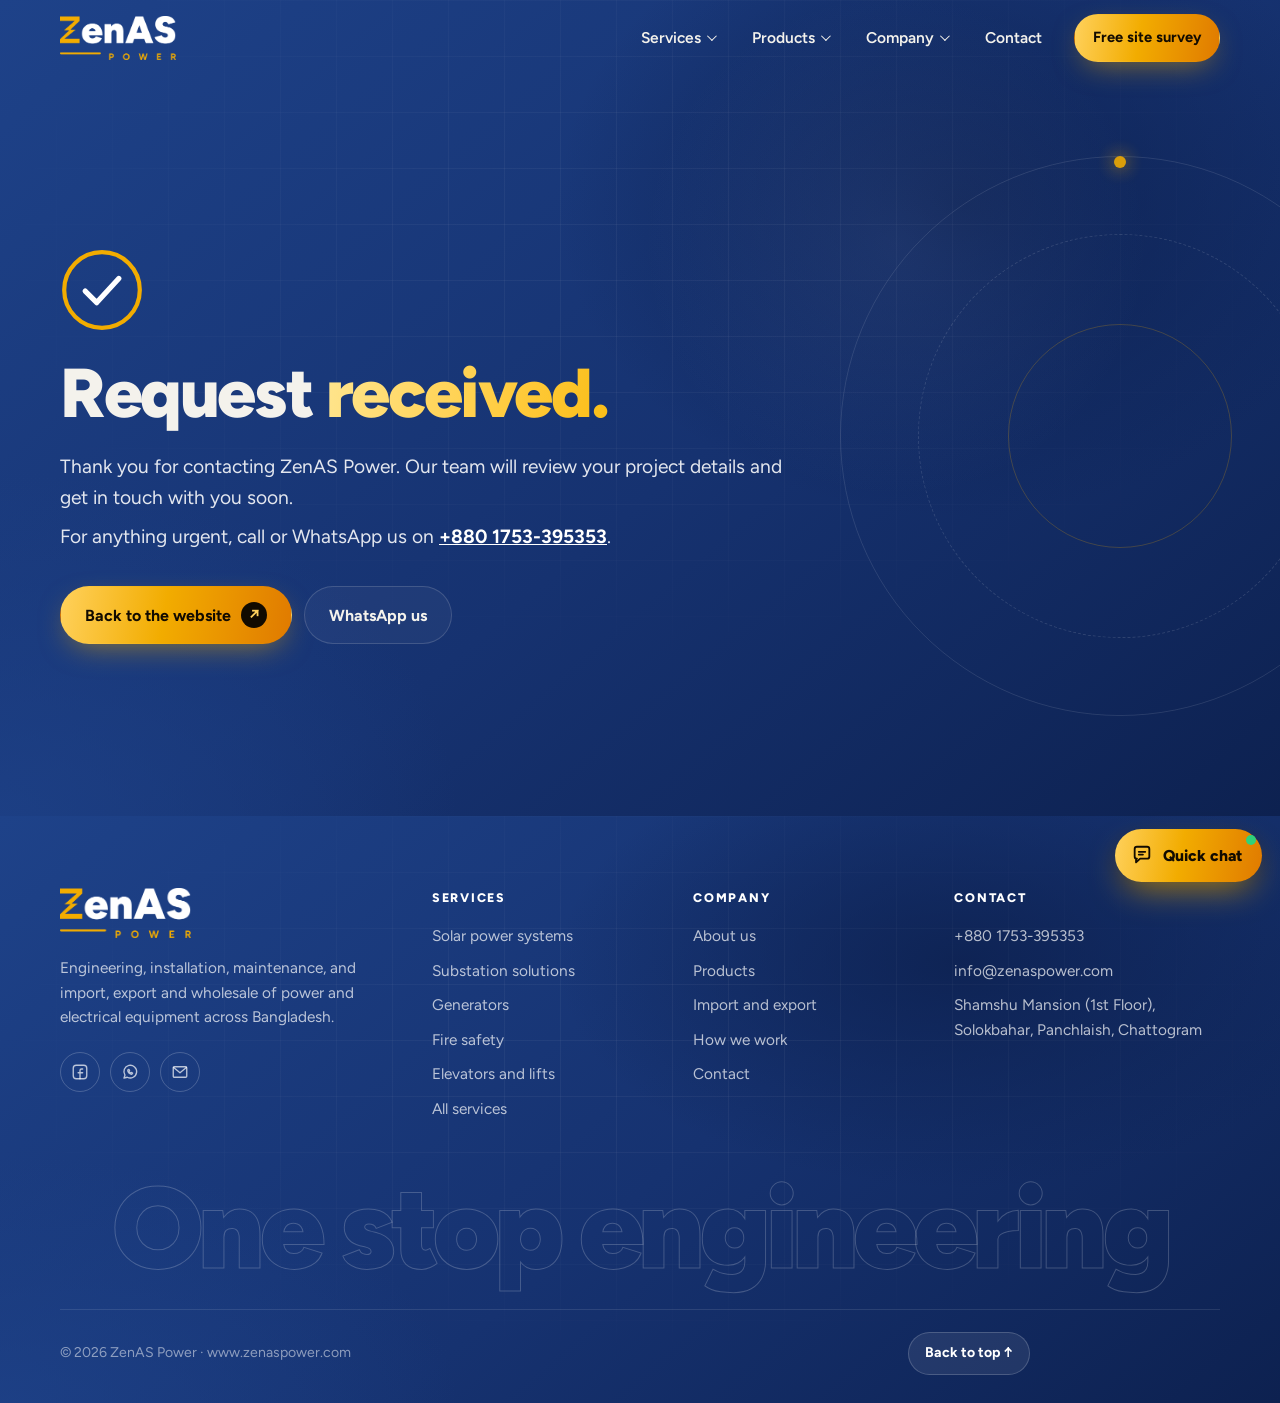
<file: thank-you.html>
<!doctype html>
<html lang="en" class="no-js">
<head>
<meta charset="utf-8">
<meta name="viewport" content="width=device-width, initial-scale=1, viewport-fit=cover">
<title>Thank you | ZenAS Power</title>
<meta name="description" content="Thank you for contacting ZenAS Power.">
<meta property="og:title" content="Thank you | ZenAS Power">
<meta property="og:description" content="Thank you for contacting ZenAS Power.">
<meta property="og:type" content="website">
<meta name="theme-color" content="#163270">
<meta name="format-detection" content="telephone=no">
<link rel="icon" href="[data-uri]" type="image/png">
<link rel="apple-touch-icon" href="apple-touch-icon.png">
<link rel="preconnect" href="https://fonts.googleapis.com">
<link rel="preconnect" href="https://fonts.gstatic.com" crossorigin>
<link href="https://fonts.googleapis.com/css2?family=Figtree:wght@400..900&family=Sora:wght@600..800&display=swap" rel="stylesheet">
<link rel="stylesheet" href="zenas.css">
</head>
<body data-page="thanks">
<script>document.documentElement.classList.replace("no-js","js")</script>
<a class="skip" href="#main">Skip to content</a>
<div class="progress" aria-hidden="true"></div>
<div class="cursor-dot" aria-hidden="true"></div>
<div class="cursor-ring" aria-hidden="true"><span></span></div>

<header class="site-header">
  <div class="wrap header-row">
    <a class="brand" href="index.html" aria-label="ZenAS Power home"><img src="zenas-logo.png" alt="ZenAS Power" width="2400" height="914"></a>
    <button class="nav-toggle" aria-expanded="false" aria-controls="nav" aria-label="Open menu"><i></i><i></i><i></i></button>
    <nav class="nav" id="nav" aria-label="Main">
      <div class="nav-item">
        <button class="nav-link" type="button" aria-expanded="false">Services<span class="chev" aria-hidden="true"></span></button>
        <div class="mega">
          <div class="mm-feature">
            <span class="k">Your One Stop Engineering Solution</span>
            <img src="service-solar-power.jpg" alt="Rooftop solar installation" loading="lazy" width="410" height="258">
            <p><b>Power, safety and building systems</b> designed, installed and maintained by one accountable team.</p>
            <a class="mm-cta" href="contact.html">Get a free site survey<span aria-hidden="true">↗</span></a>
          </div>
          <div class="mm-list">
            <p class="mm-head">Twelve service lines</p>
            <div class="mm-grid"><a class="mm-item" href="index.html#svc-solar-power" data-svc="solar-power"><b>Solar power systems</b><span>Rooftop, hybrid and off-grid solar.</span></a><a class="mm-item" href="index.html#svc-substation" data-svc="substation"><b>Substation solutions</b><span>Transformers, switchgear and panels.</span></a><a class="mm-item" href="index.html#svc-generator" data-svc="generator"><b>Generator solutions</b><span>Backup power you can rely on.</span></a><a class="mm-item" href="index.html#svc-solar-street-lighting" data-svc="solar-street-lighting"><b>Solar street lighting</b><span>Off-grid lights for roads and campuses.</span></a><a class="mm-item" href="index.html#svc-street-lighting" data-svc="street-lighting"><b>Street lighting</b><span>LED lights, poles and outdoor systems.</span></a><a class="mm-item" href="index.html#svc-lightning-protection" data-svc="lightning-protection"><b>Lightning protection (LPS)</b><span>Protection for storm season.</span></a><a class="mm-item" href="index.html#svc-fire-safety" data-svc="fire-safety"><b>Fire safety systems</b><span>Alarm, detection and suppression.</span></a><a class="mm-item" href="index.html#svc-cctv-intercom-networking" data-svc="cctv-intercom-networking"><b>CCTV, intercom and networking</b><span>Secure, connected buildings.</span></a><a class="mm-item" href="index.html#svc-elevators-lifts" data-svc="elevators-lifts"><b>Elevators and lifts</b><span>Supply, upgrades and maintenance.</span></a><a class="mm-item" href="index.html#svc-automation" data-svc="automation"><b>Automation systems</b><span>Controls that save time and energy.</span></a><a class="mm-item" href="index.html#svc-house-wiring" data-svc="house-wiring"><b>Electrical house wiring</b><span>Safe wiring, done to standard.</span></a><a class="mm-item" href="index.html#svc-smart-home" data-svc="smart-home"><b>Smart home solutions</b><span>Control your home from your phone.</span></a></div>
          </div>
        </div>
      </div>
      <div class="nav-item">
        <button class="nav-link" type="button" aria-expanded="false">Products<span class="chev" aria-hidden="true"></span></button>
        <div class="mega">
          <div class="mm-feature navy">
            <span class="k">Genuine brands</span>
            <ul class="mm-logos"><li><span class="bl bl-jinko" role="img" aria-label="Jinko Solar"></span></li><li><span class="bl bl-longi" role="img" aria-label="LONGi"></span></li><li><span class="bl bl-trina" role="img" aria-label="Trina Solar"></span></li><li><span class="bl bl-ja-solar" role="img" aria-label="JA Solar"></span></li><li><span class="bl bl-huawei" role="img" aria-label="Huawei"></span></li><li><span class="bl bl-solis" role="img" aria-label="Solis"></span></li></ul>
            <p>Equipment from leading manufacturers, for single projects or wholesale quantities.</p>
            <a class="mm-cta" href="products.html">See all products<span aria-hidden="true">↗</span></a>
          </div>
          <div class="mm-list">
            <p class="mm-head">What we supply</p>
            <div class="mm-grid"><a class="mm-item" href="products.html"><b>Solar panels</b><span>Mono PERC, half-cut and bifacial modules</span></a><a class="mm-item" href="products.html"><b>Inverters and batteries</b><span>On-grid, hybrid and off-grid inverters</span></a><a class="mm-item" href="products.html"><b>Solar street lights</b><span>All-in-one and split-type models</span></a><a class="mm-item" href="products.html"><b>LED street lights and poles</b><span>LED luminaires in multiple wattages</span></a><a class="mm-item" href="products.html"><b>Lightning protection and earthing</b><span>ESE and conventional air terminals</span></a><a class="mm-item" href="products.html"><b>Substation equipment</b><span>Distribution transformers</span></a><a class="mm-item" href="products.html"><b>Generators</b><span>Diesel and gas generator sets</span></a><a class="mm-item" href="products.html"><b>Lifts and elevators</b><span>Passenger, hospital and goods lifts</span></a><a class="mm-item" href="products.html"><b>CCTV, intercom and networking</b><span>IP and analog cameras, NVR/DVR</span></a><a class="mm-item" href="products.html"><b>Fire safety equipment</b><span>Addressable and conventional alarm panels</span></a><a class="mm-item" href="products.html"><b>Cables and electrical accessories</b><span>House wiring and power cables</span></a><a class="mm-item" href="products.html"><b>Smart home and automation</b><span>Smart touch switches, sockets and breakers</span></a></div>
          </div>
        </div>
      </div>
      <div class="nav-item">
        <button class="nav-link" type="button" aria-expanded="false">Company<span class="chev" aria-hidden="true"></span></button>
        <div class="mega">
          <div class="mm-feature navy">
            <span class="k">Who we are</span>
            <p><b>An engineering solutions and trading company in Chattogram.</b></p>
            <p>We supply quality power, electrical and safety equipment and the engineering to design, install and maintain it, so clients get one accountable team from the first site visit to final commissioning.</p>
            <a class="mm-cta" href="contact.html">Contact us<span aria-hidden="true">↗</span></a>
          </div>
          <div class="mm-list">
            <p class="mm-head">About ZenAS Power</p>
            <div class="mm-grid one">
              <a class="mm-item" href="about.html"><b>About us</b><span>Who we are, our mission and the clients we serve.</span></a>
              <a class="mm-item" href="process.html"><b>How we work</b><span>Six steps from first conversation to ongoing support.</span></a>
              <a class="mm-item" href="trading.html"><b>Import, export and wholesale</b><span>Power and electrical equipment, sourced and supplied in bulk.</span></a>
              <a class="mm-item" href="residential-requirement-form.html"><b>Residential requirement form</b><span>Tell us what your home needs before the site visit.</span></a>
            </div>
          </div>
        </div>
      </div>
      <a class="nav-link" href="contact.html">Contact</a>
      <a class="btn btn-gold btn-sm header-cta mag" href="contact.html">Free site survey</a>
    </nav>
  </div>
</header>

<main id="main">
<section class="hero phero ty" id="top">
  <div class="spot" aria-hidden="true"></div>
  <div class="phero-deco" aria-hidden="true"><i></i><i></i><i></i><b></b></div>
  <div class="wrap phero-in ty-in">
    <svg class="tick" viewBox="0 0 80 80" aria-hidden="true"><circle cx="40" cy="40" r="36"/><path d="M24 41l11 11 21-23"/></svg>
    <h1 class="type-h">Request <span class="gold-text">received.</span></h1>
    <p class="lead">Thank you for contacting ZenAS Power. Our team will review your project details and get in touch with you soon.</p>
    <p class="lead" style="margin-top:8px">For anything urgent, call or WhatsApp us on <a href="tel:+8801753395353" style="color:#fff;font-weight:700">+880 1753-395353</a>.</p>
    <div class="hero-actions"><a class="btn btn-gold mag" href="index.html">Back to the website<span class="arrow" aria-hidden="true">↗</span></a><a class="btn btn-ghost mag" href="https://wa.me/8801753395353" target="_blank" rel="noopener">WhatsApp us</a></div>
  </div>
</section>
</main>

<footer class="site-footer">
  <div class="wrap">
    <div class="footer-grid">
      <div>
        <a class="brand" href="index.html"><img src="zenas-logo.png" alt="ZenAS Power" width="2400" height="914" loading="lazy"></a>
        <p class="footer-about">Engineering, installation, maintenance, and import, export and wholesale of power and electrical equipment across Bangladesh.</p>
        <div class="f-social"><a href="https://www.facebook.com/share/1EnhAYDXwp/?mibextid=wwXIfr" target="_blank" rel="noopener" aria-label="Facebook"><svg viewBox="0 0 24 24" aria-hidden="true"><rect x="3" y="3" width="18" height="18" rx="4"/><path d="M15.5 8H14a2 2 0 0 0-2 2v11M9.5 13h6"/></svg></a><a href="https://wa.me/8801753395353" target="_blank" rel="noopener" aria-label="WhatsApp"><svg viewBox="0 0 24 24" aria-hidden="true"><path d="M4 20l1.3-3.8A8.5 8.5 0 1 1 8.4 19z"/><path d="M9 9.5c0 3 2.5 5.5 5.5 5.5l1-1.5-2-1-1 1a4 4 0 0 1-2-2l1-1-1-2z"/></svg></a><a href="mailto:info@zenaspower.com" aria-label="Email"><svg viewBox="0 0 24 24" aria-hidden="true"><rect x="3" y="5" width="18" height="14" rx="1.5"/><path d="M3.5 6l8.5 7 8.5-7"/></svg></a></div>
      </div>
      <div>
        <h4>Services</h4>
        <ul><li><a href="index.html#svc-solar-power">Solar power systems</a></li><li><a href="index.html#svc-substation">Substation solutions</a></li><li><a href="index.html#svc-generator">Generators</a></li><li><a href="index.html#svc-fire-safety">Fire safety</a></li><li><a href="index.html#svc-elevators-lifts">Elevators and lifts</a></li><li><a href="index.html#services">All services</a></li></ul>
      </div>
      <div>
        <h4>Company</h4>
        <ul><li><a href="about.html">About us</a></li><li><a href="products.html">Products</a></li><li><a href="trading.html">Import and export</a></li><li><a href="process.html">How we work</a></li><li><a href="contact.html">Contact</a></li></ul>
      </div>
      <div>
        <h4>Contact</h4>
        <ul><li><a href="tel:+8801753395353">+880 1753-395353</a></li><li><a href="mailto:info@zenaspower.com">info@zenaspower.com</a></li><li>Shamshu Mansion (1st Floor), Solokbahar, Panchlaish, Chattogram</li></ul>
      </div>
    </div>
    <p class="f-big" aria-hidden="true">One stop engineering</p>
    <div class="footer-bottom"><span>© <span id="year">2026</span> ZenAS Power · www.zenaspower.com</span><button class="to-top" type="button" onclick="window.scrollTo({top:0,behavior:'smooth'})">Back to top ↑</button></div>
  </div>
</footer>
<nav class="tabbar" aria-label="App navigation">
  <a class="tab on" href="index.html#top" data-tab="top" data-page="home"><svg viewBox="0 0 24 24" aria-hidden="true"><path d="M3 11l9-7.5 9 7.5M5.5 9v11h13V9"/><path d="M10 20v-5h4v5"/></svg><span>Home</span></a>
  <a class="tab" href="index.html#services" data-tab="services"><svg viewBox="0 0 24 24" aria-hidden="true"><rect x="3.5" y="3.5" width="7" height="7" rx="1.5"/><rect x="13.5" y="3.5" width="7" height="7" rx="1.5"/><rect x="3.5" y="13.5" width="7" height="7" rx="1.5"/><rect x="13.5" y="13.5" width="7" height="7" rx="1.5"/></svg><span>Services</span></a>
  <a class="tab cta" href="contact.html" data-page="contact"><span class="fab"><svg viewBox="0 0 24 24" aria-hidden="true"><path d="M12 5v14M5 12h14"/></svg></span><b>Quote</b></a>
  <a class="tab" href="products.html" data-page="products"><svg viewBox="0 0 24 24" aria-hidden="true"><path d="M3.5 7.5L12 3l8.5 4.5v9L12 21l-8.5-4.5z"/><path d="M3.5 7.5L12 12l8.5-4.5M12 12v9"/></svg><span>Products</span></a>
  <button class="tab" type="button" data-chat-open><svg viewBox="0 0 24 24" aria-hidden="true"><path d="M4 5.5A2.5 2.5 0 0 1 6.5 3h11A2.5 2.5 0 0 1 20 5.5v8a2.5 2.5 0 0 1-2.5 2.5H10l-4.5 4v-4H6.5A2.5 2.5 0 0 1 4 13.5z"/><path d="M8.5 8.5h7M8.5 11.5h4.5"/></svg><span>Chat</span></button>
</nav>
<section class="chat" id="chat" role="dialog" aria-modal="false" aria-labelledby="chat-title" hidden>
  <header class="chat-head">
    <span class="chat-av" aria-hidden="true"><img src="apple-touch-icon.png" alt="" width="40" height="40"></span>
    <div><b id="chat-title">ZenAS Power assistant</b><span class="chat-status">Replies instantly · Team follows up by phone</span></div>
    <button class="chat-x" type="button" id="chat-reset" aria-label="Start over"><svg viewBox="0 0 24 24" aria-hidden="true"><path d="M4 12a8 8 0 1 0 2.4-5.7M4 4v4h4"/></svg></button>
    <button class="chat-x" type="button" id="chat-close" aria-label="Close chat"><svg viewBox="0 0 24 24" aria-hidden="true"><path d="M6 6l12 12M18 6L6 18"/></svg></button>
  </header>
  <div class="chat-log" id="chat-log" aria-live="polite"></div>
  <div class="chat-quick" id="chat-quick"></div>
  <form class="chat-in" id="chat-form" autocomplete="on">
    <label class="sr" for="chat-text">Type a message</label>
    <input id="chat-text" name="chat-text" type="text" placeholder="Type a message…" autocomplete="off">
    <button type="submit" aria-label="Send"><svg viewBox="0 0 24 24" aria-hidden="true"><path d="M4 12l16-8-6 16-2.5-6.5z"/></svg></button>
  </form>
</section>
<button class="chat-fab" type="button" id="chat-open" aria-haspopup="dialog" aria-controls="chat" aria-label="Open quick chat"><svg viewBox="0 0 24 24" aria-hidden="true"><path d="M4 5.5A2.5 2.5 0 0 1 6.5 3h11A2.5 2.5 0 0 1 20 5.5v8a2.5 2.5 0 0 1-2.5 2.5H10l-4.5 4v-4H6.5A2.5 2.5 0 0 1 4 13.5z"/><path d="M8.5 8.5h7M8.5 11.5h4.5"/></svg><span>Quick chat</span><i class="chat-ping" aria-hidden="true"></i></button>

<script src="zenas.js"></script>

</body>
</html>
</file>
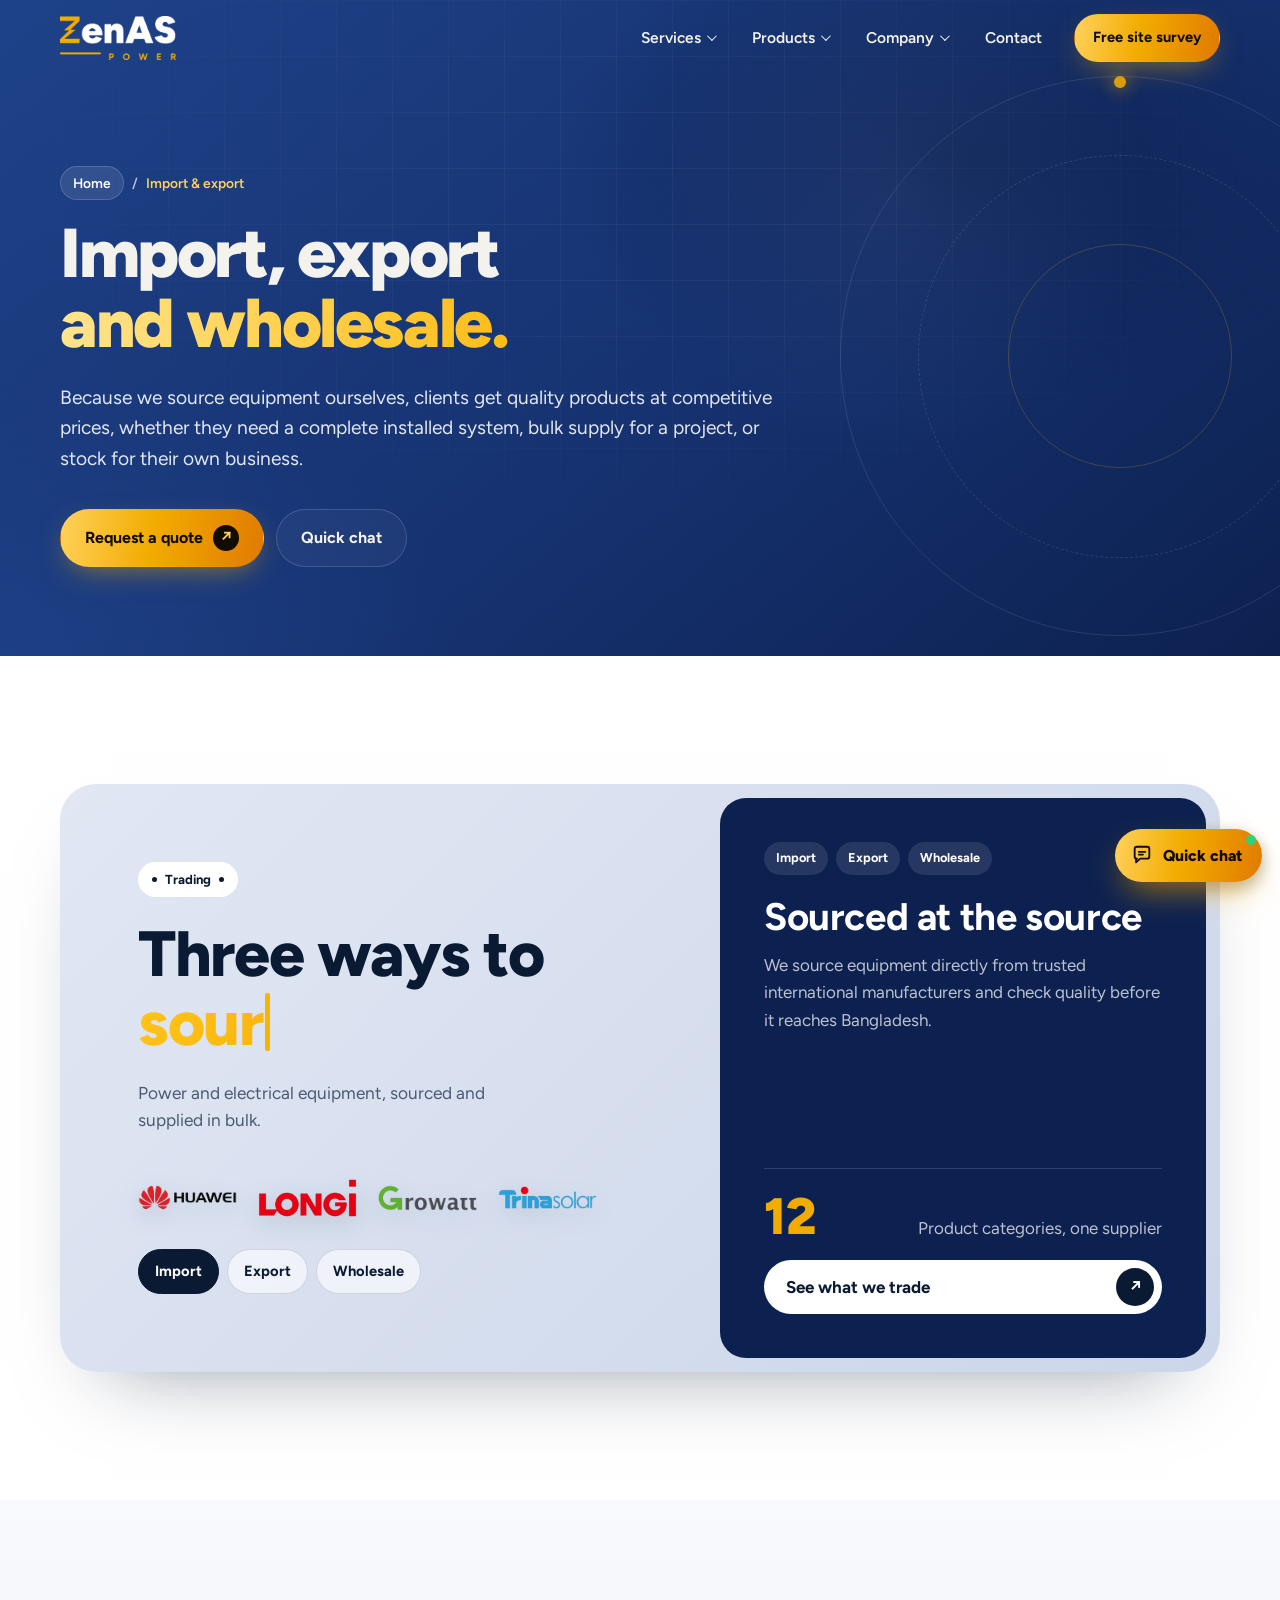
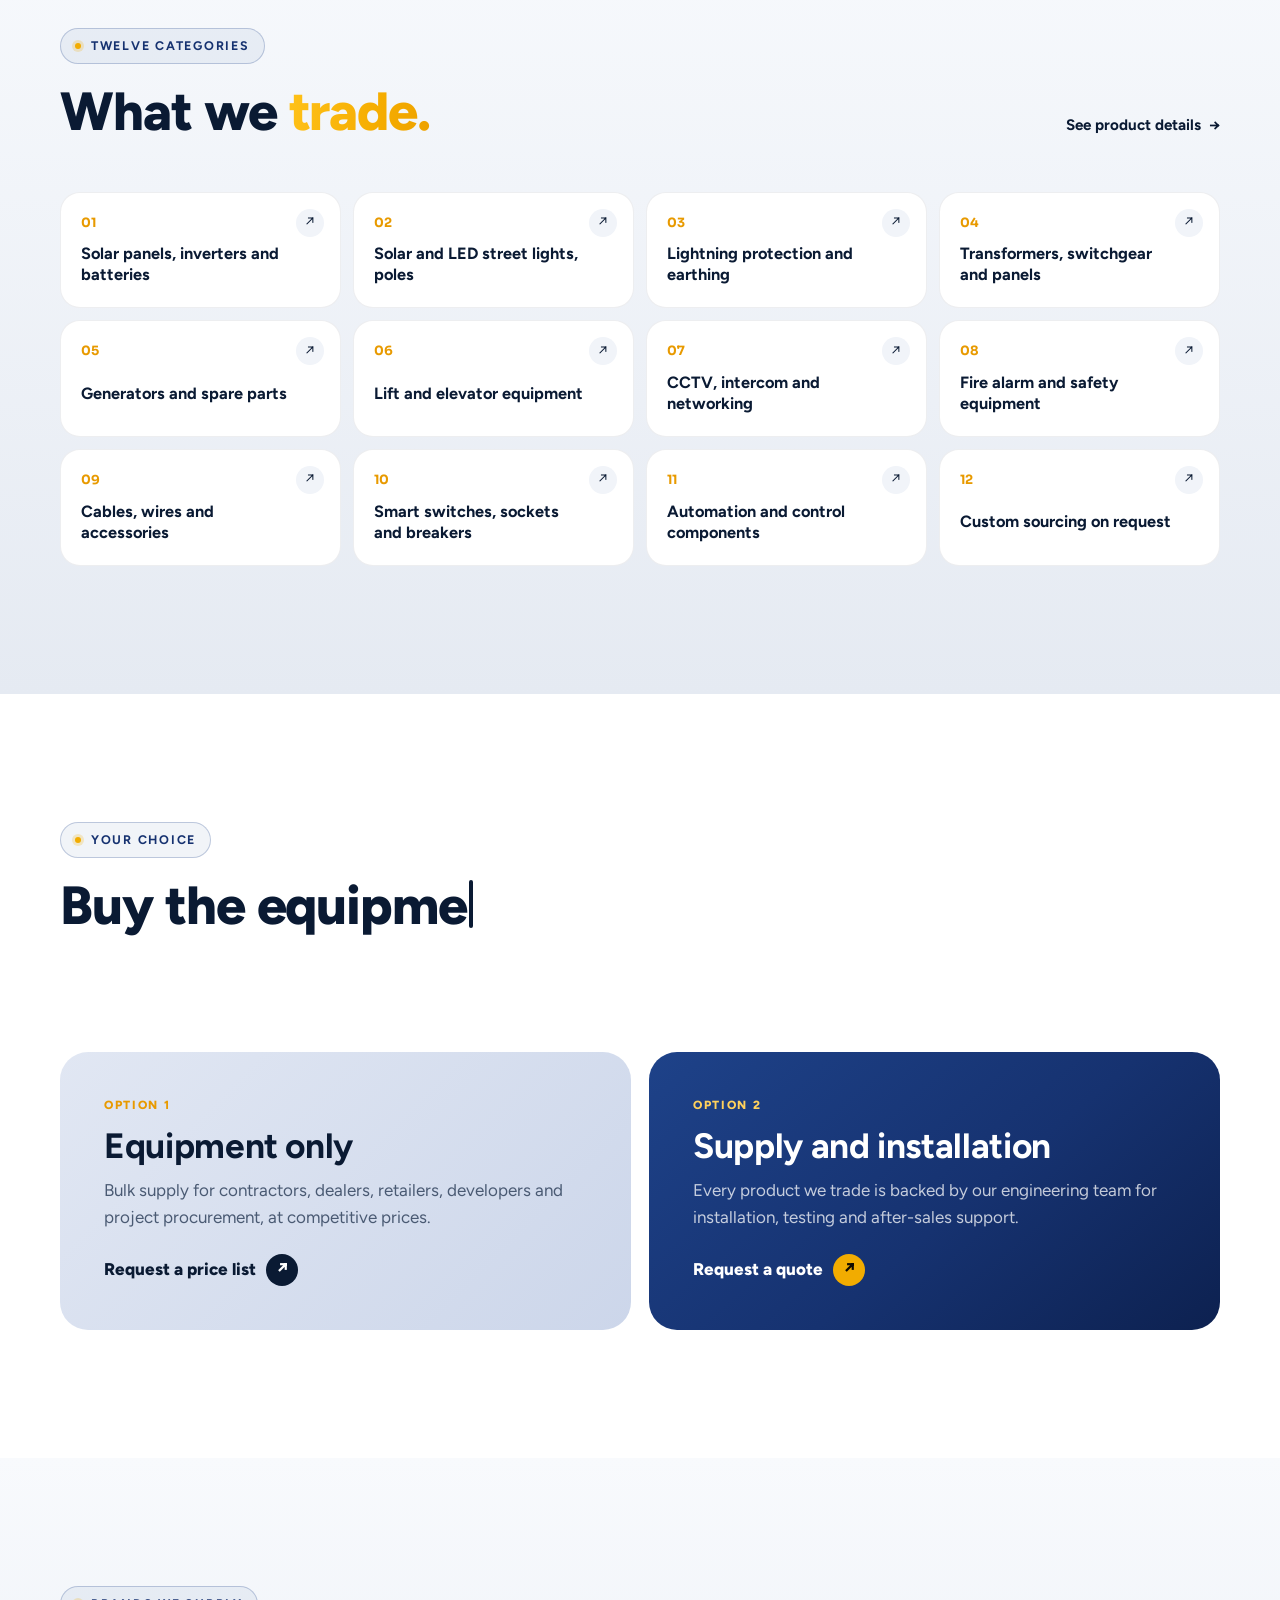
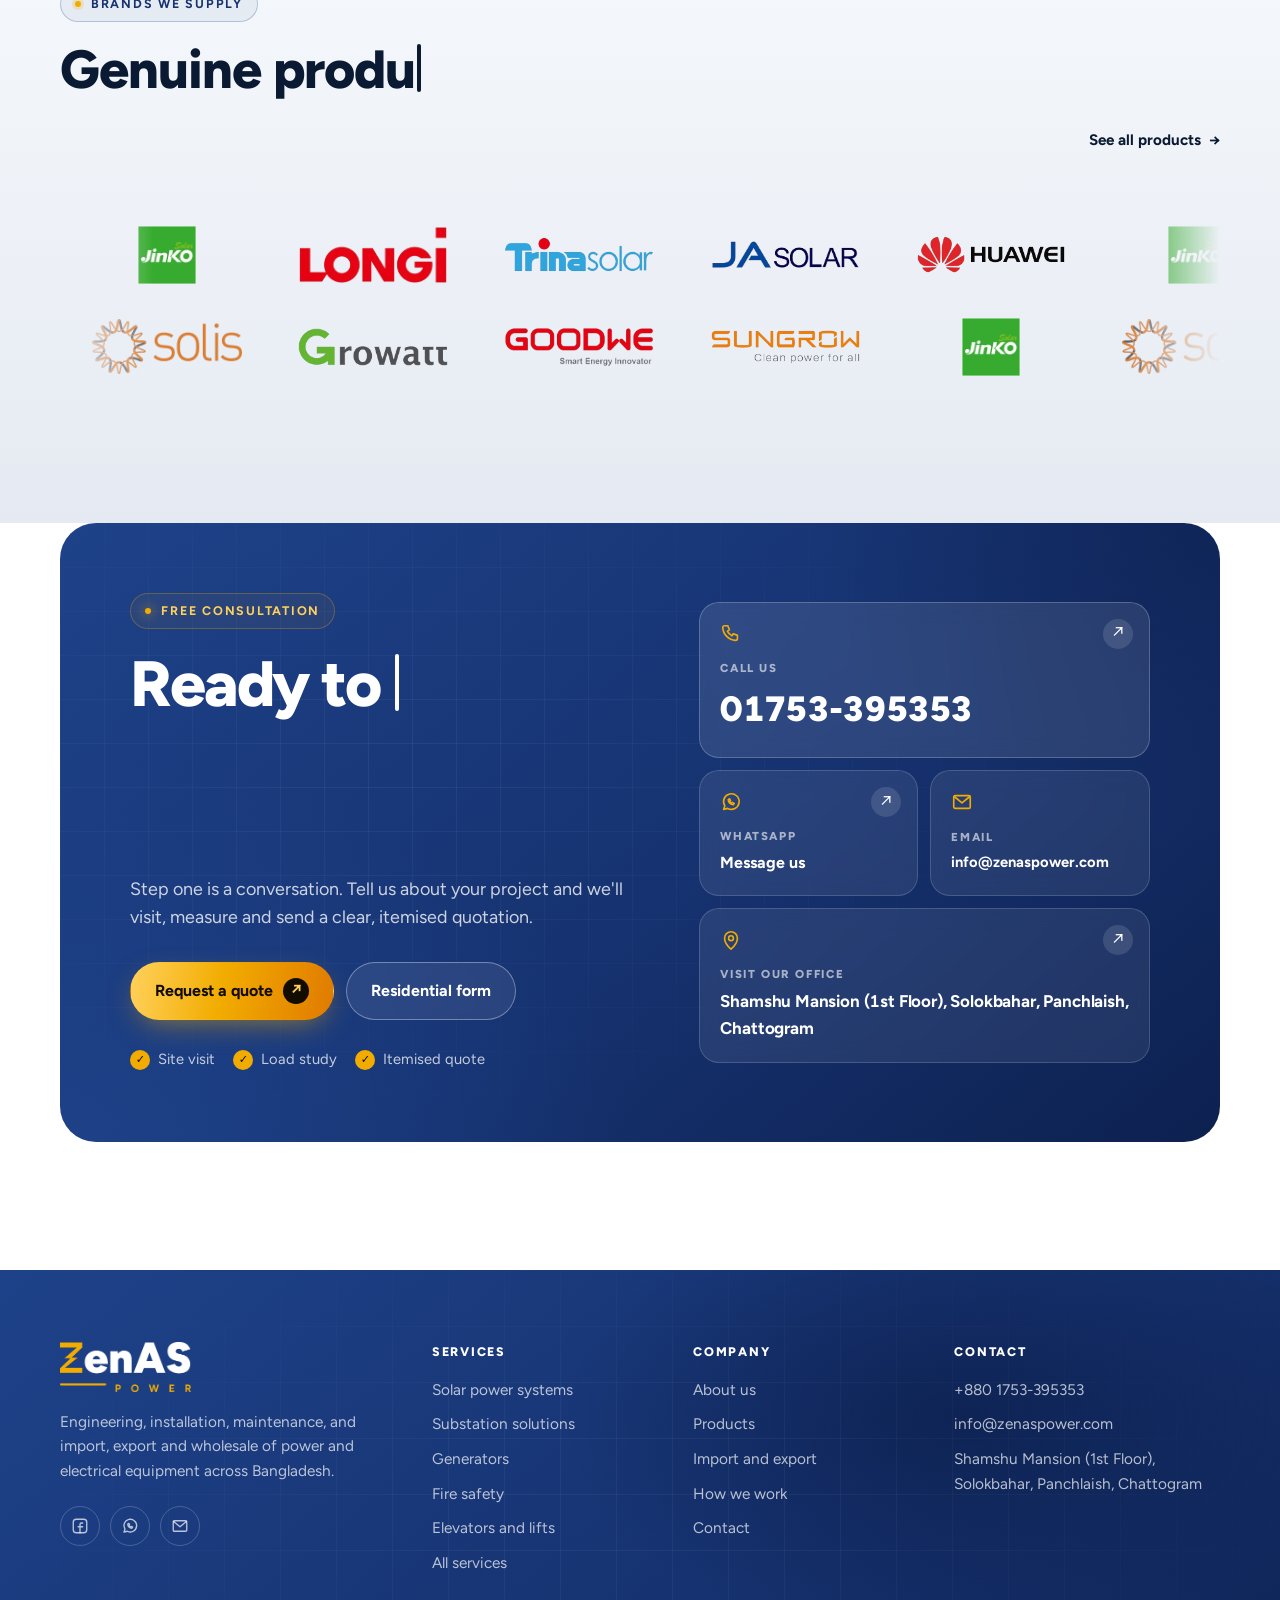
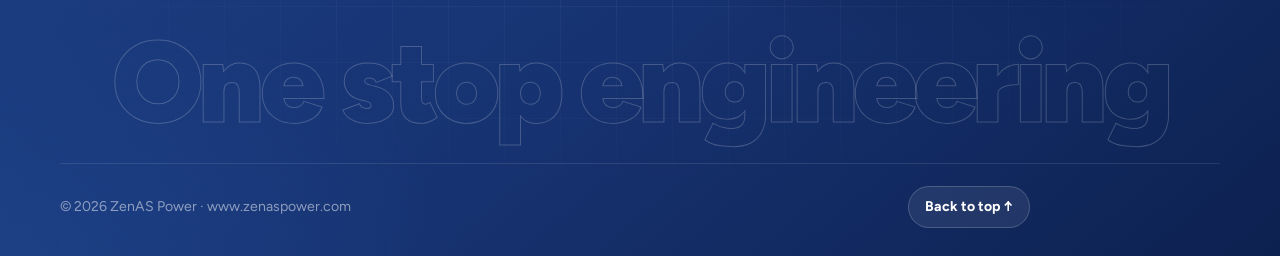
<file: trading.html>
<!doctype html>
<html lang="en" class="no-js">
<head>
<meta charset="utf-8">
<meta name="viewport" content="width=device-width, initial-scale=1, viewport-fit=cover">
<title>Import, export and wholesale | ZenAS Power</title>
<meta name="description" content="ZenAS Power imports, exports and supplies power and electrical equipment in bulk for contractors, dealers, retailers and developers.">
<meta property="og:title" content="Import, export and wholesale | ZenAS Power">
<meta property="og:description" content="ZenAS Power imports, exports and supplies power and electrical equipment in bulk for contractors, dealers, retailers and developers.">
<meta property="og:type" content="website">
<meta name="theme-color" content="#163270">
<meta name="format-detection" content="telephone=no">
<link rel="icon" href="[data-uri]" type="image/png">
<link rel="apple-touch-icon" href="apple-touch-icon.png">
<link rel="preconnect" href="https://fonts.googleapis.com">
<link rel="preconnect" href="https://fonts.gstatic.com" crossorigin>
<link href="https://fonts.googleapis.com/css2?family=Figtree:wght@400..900&family=Sora:wght@600..800&display=swap" rel="stylesheet">
<link rel="stylesheet" href="zenas.css">
</head>
<body data-page="trading">
<script>document.documentElement.classList.replace("no-js","js")</script>
<a class="skip" href="#main">Skip to content</a>
<div class="progress" aria-hidden="true"></div>
<div class="cursor-dot" aria-hidden="true"></div>
<div class="cursor-ring" aria-hidden="true"><span></span></div>

<header class="site-header">
  <div class="wrap header-row">
    <a class="brand" href="index.html" aria-label="ZenAS Power home"><img src="zenas-logo.png" alt="ZenAS Power" width="2400" height="914"></a>
    <button class="nav-toggle" aria-expanded="false" aria-controls="nav" aria-label="Open menu"><i></i><i></i><i></i></button>
    <nav class="nav" id="nav" aria-label="Main">
      <div class="nav-item">
        <button class="nav-link" type="button" aria-expanded="false">Services<span class="chev" aria-hidden="true"></span></button>
        <div class="mega">
          <div class="mm-feature">
            <span class="k">Your One Stop Engineering Solution</span>
            <img src="service-solar-power.jpg" alt="Rooftop solar installation" loading="lazy" width="410" height="258">
            <p><b>Power, safety and building systems</b> designed, installed and maintained by one accountable team.</p>
            <a class="mm-cta" href="contact.html">Get a free site survey<span aria-hidden="true">↗</span></a>
          </div>
          <div class="mm-list">
            <p class="mm-head">Twelve service lines</p>
            <div class="mm-grid"><a class="mm-item" href="index.html#svc-solar-power" data-svc="solar-power"><b>Solar power systems</b><span>Rooftop, hybrid and off-grid solar.</span></a><a class="mm-item" href="index.html#svc-substation" data-svc="substation"><b>Substation solutions</b><span>Transformers, switchgear and panels.</span></a><a class="mm-item" href="index.html#svc-generator" data-svc="generator"><b>Generator solutions</b><span>Backup power you can rely on.</span></a><a class="mm-item" href="index.html#svc-solar-street-lighting" data-svc="solar-street-lighting"><b>Solar street lighting</b><span>Off-grid lights for roads and campuses.</span></a><a class="mm-item" href="index.html#svc-street-lighting" data-svc="street-lighting"><b>Street lighting</b><span>LED lights, poles and outdoor systems.</span></a><a class="mm-item" href="index.html#svc-lightning-protection" data-svc="lightning-protection"><b>Lightning protection (LPS)</b><span>Protection for storm season.</span></a><a class="mm-item" href="index.html#svc-fire-safety" data-svc="fire-safety"><b>Fire safety systems</b><span>Alarm, detection and suppression.</span></a><a class="mm-item" href="index.html#svc-cctv-intercom-networking" data-svc="cctv-intercom-networking"><b>CCTV, intercom and networking</b><span>Secure, connected buildings.</span></a><a class="mm-item" href="index.html#svc-elevators-lifts" data-svc="elevators-lifts"><b>Elevators and lifts</b><span>Supply, upgrades and maintenance.</span></a><a class="mm-item" href="index.html#svc-automation" data-svc="automation"><b>Automation systems</b><span>Controls that save time and energy.</span></a><a class="mm-item" href="index.html#svc-house-wiring" data-svc="house-wiring"><b>Electrical house wiring</b><span>Safe wiring, done to standard.</span></a><a class="mm-item" href="index.html#svc-smart-home" data-svc="smart-home"><b>Smart home solutions</b><span>Control your home from your phone.</span></a></div>
          </div>
        </div>
      </div>
      <div class="nav-item">
        <button class="nav-link" type="button" aria-expanded="false">Products<span class="chev" aria-hidden="true"></span></button>
        <div class="mega">
          <div class="mm-feature navy">
            <span class="k">Genuine brands</span>
            <ul class="mm-logos"><li><span class="bl bl-jinko" role="img" aria-label="Jinko Solar"></span></li><li><span class="bl bl-longi" role="img" aria-label="LONGi"></span></li><li><span class="bl bl-trina" role="img" aria-label="Trina Solar"></span></li><li><span class="bl bl-ja-solar" role="img" aria-label="JA Solar"></span></li><li><span class="bl bl-huawei" role="img" aria-label="Huawei"></span></li><li><span class="bl bl-solis" role="img" aria-label="Solis"></span></li></ul>
            <p>Equipment from leading manufacturers, for single projects or wholesale quantities.</p>
            <a class="mm-cta" href="products.html">See all products<span aria-hidden="true">↗</span></a>
          </div>
          <div class="mm-list">
            <p class="mm-head">What we supply</p>
            <div class="mm-grid"><a class="mm-item" href="products.html"><b>Solar panels</b><span>Mono PERC, half-cut and bifacial modules</span></a><a class="mm-item" href="products.html"><b>Inverters and batteries</b><span>On-grid, hybrid and off-grid inverters</span></a><a class="mm-item" href="products.html"><b>Solar street lights</b><span>All-in-one and split-type models</span></a><a class="mm-item" href="products.html"><b>LED street lights and poles</b><span>LED luminaires in multiple wattages</span></a><a class="mm-item" href="products.html"><b>Lightning protection and earthing</b><span>ESE and conventional air terminals</span></a><a class="mm-item" href="products.html"><b>Substation equipment</b><span>Distribution transformers</span></a><a class="mm-item" href="products.html"><b>Generators</b><span>Diesel and gas generator sets</span></a><a class="mm-item" href="products.html"><b>Lifts and elevators</b><span>Passenger, hospital and goods lifts</span></a><a class="mm-item" href="products.html"><b>CCTV, intercom and networking</b><span>IP and analog cameras, NVR/DVR</span></a><a class="mm-item" href="products.html"><b>Fire safety equipment</b><span>Addressable and conventional alarm panels</span></a><a class="mm-item" href="products.html"><b>Cables and electrical accessories</b><span>House wiring and power cables</span></a><a class="mm-item" href="products.html"><b>Smart home and automation</b><span>Smart touch switches, sockets and breakers</span></a></div>
          </div>
        </div>
      </div>
      <div class="nav-item">
        <button class="nav-link" type="button" aria-expanded="false">Company<span class="chev" aria-hidden="true"></span></button>
        <div class="mega">
          <div class="mm-feature navy">
            <span class="k">Who we are</span>
            <p><b>An engineering solutions and trading company in Chattogram.</b></p>
            <p>We supply quality power, electrical and safety equipment and the engineering to design, install and maintain it, so clients get one accountable team from the first site visit to final commissioning.</p>
            <a class="mm-cta" href="contact.html">Contact us<span aria-hidden="true">↗</span></a>
          </div>
          <div class="mm-list">
            <p class="mm-head">About ZenAS Power</p>
            <div class="mm-grid one">
              <a class="mm-item" href="about.html"><b>About us</b><span>Who we are, our mission and the clients we serve.</span></a>
              <a class="mm-item" href="process.html"><b>How we work</b><span>Six steps from first conversation to ongoing support.</span></a>
              <a class="mm-item" href="trading.html"><b>Import, export and wholesale</b><span>Power and electrical equipment, sourced and supplied in bulk.</span></a>
              <a class="mm-item" href="residential-requirement-form.html"><b>Residential requirement form</b><span>Tell us what your home needs before the site visit.</span></a>
            </div>
          </div>
        </div>
      </div>
      <a class="nav-link" href="contact.html">Contact</a>
      <a class="btn btn-gold btn-sm header-cta mag" href="contact.html">Free site survey</a>
    </nav>
  </div>
</header>

<main id="main">
<section class="hero phero" id="top">
  <div class="spot" aria-hidden="true"></div>
  <div class="phero-deco" aria-hidden="true"><i></i><i></i><i></i><b></b></div>
  <div class="wrap phero-in">
    <nav class="crumbs" aria-label="Breadcrumb"><a href="index.html">Home</a><span aria-hidden="true">/</span><span>Import &amp; export</span></nav>
    <h1 class="type-h">Import, export <span class="gold-text">and wholesale.</span></h1>
    <p class="lead">Because we source equipment ourselves, clients get quality products at competitive prices, whether they need a complete installed system, bulk supply for a project, or stock for their own business.</p>
    <div class="hero-actions"><a class="btn btn-gold mag" href="contact.html?service=Equipment%20supply%20or%20wholesale">Request a quote<span class="arrow" aria-hidden="true">↗</span></a><button class="btn btn-ghost mag" type="button" data-chat-open>Quick chat</button></div>
  </div>
</section>
<section class="section trade" id="trading" aria-labelledby="tr-h" >
  <div class="wrap">
    <article class="cs">
      <div class="cs-left">
        <span class="cs-pill">Trading</span>
        <h2 id="tr-h">Three ways to <span class="gold-text">source with us.</span></h2>
        <p>Power and electrical equipment, sourced and supplied in bulk.</p>
        <div class="cs-float" aria-hidden="true"><span class="bl bl-huawei"></span><span class="bl bl-longi"></span><span class="bl bl-growatt"></span><span class="bl bl-trina"></span></div>
        <div class="cs-modes" role="group" aria-label="Trading services">
          <button type="button" class="cs-mode" aria-pressed="true" data-m="0">Import</button>
          <button type="button" class="cs-mode" aria-pressed="false" data-m="1">Export</button>
          <button type="button" class="cs-mode" aria-pressed="false" data-m="2">Wholesale</button>
        </div>
      </div>
      <div class="cs-right">
        <div class="cs-tags"><span>Import</span><span>Export</span><span>Wholesale</span></div>
        <h3 id="cs-t">Sourced at the source</h3>
        <p class="cs-desc" id="cs-d" aria-live="polite">We source equipment directly from trusted international manufacturers and check quality before it reaches Bangladesh.</p>
        <div class="cs-foot">
          <div class="cs-stat"><b>12</b><span>Product categories, one supplier</span></div>
          <a class="cs-cta" href="trading.html">See what we trade<span aria-hidden="true">↗</span></a>
        </div>
      </div>
    </article>
  </div>
</section>
<section class="section ash" aria-labelledby="wt-h">
  <div class="wrap">
    <div class="sec-row"><div class="sec-head"><span class="eyebrow">Twelve categories</span><h2 id="wt-h" class="type-h">What we <span class="gold-text">trade.</span></h2></div><a class="link-arrow" href="products.html">See product details</a></div>
    <ul class="tgrid"><li class="ttile pop" style="--i:0"><a href="products.html"><span class="tt-n">01</span><b>Solar panels, inverters and batteries</b><span class="tt-go" aria-hidden="true">↗</span></a></li><li class="ttile pop" style="--i:1"><a href="products.html"><span class="tt-n">02</span><b>Solar and LED street lights, poles</b><span class="tt-go" aria-hidden="true">↗</span></a></li><li class="ttile pop" style="--i:2"><a href="products.html"><span class="tt-n">03</span><b>Lightning protection and earthing</b><span class="tt-go" aria-hidden="true">↗</span></a></li><li class="ttile pop" style="--i:3"><a href="products.html"><span class="tt-n">04</span><b>Transformers, switchgear and panels</b><span class="tt-go" aria-hidden="true">↗</span></a></li><li class="ttile pop" style="--i:0"><a href="products.html"><span class="tt-n">05</span><b>Generators and spare parts</b><span class="tt-go" aria-hidden="true">↗</span></a></li><li class="ttile pop" style="--i:1"><a href="products.html"><span class="tt-n">06</span><b>Lift and elevator equipment</b><span class="tt-go" aria-hidden="true">↗</span></a></li><li class="ttile pop" style="--i:2"><a href="products.html"><span class="tt-n">07</span><b>CCTV, intercom and networking</b><span class="tt-go" aria-hidden="true">↗</span></a></li><li class="ttile pop" style="--i:3"><a href="products.html"><span class="tt-n">08</span><b>Fire alarm and safety equipment</b><span class="tt-go" aria-hidden="true">↗</span></a></li><li class="ttile pop" style="--i:0"><a href="products.html"><span class="tt-n">09</span><b>Cables, wires and accessories</b><span class="tt-go" aria-hidden="true">↗</span></a></li><li class="ttile pop" style="--i:1"><a href="products.html"><span class="tt-n">10</span><b>Smart switches, sockets and breakers</b><span class="tt-go" aria-hidden="true">↗</span></a></li><li class="ttile pop" style="--i:2"><a href="products.html"><span class="tt-n">11</span><b>Automation and control components</b><span class="tt-go" aria-hidden="true">↗</span></a></li><li class="ttile pop" style="--i:3"><a href="contact.html?service=Equipment%20supply%20or%20wholesale"><span class="tt-n">12</span><b>Custom sourcing on request</b><span class="tt-go" aria-hidden="true">↗</span></a></li></ul>
  </div>
</section>
<section class="section light" aria-labelledby="ch-h">
  <div class="wrap">
    <div class="sec-head"><span class="eyebrow">Your choice</span><h2 id="ch-h" class="type-h">Buy the equipment only, <span class="gold-text">or let us install it too.</span></h2></div>
    <div class="choice2">
      <a class="optc pop" style="--i:0" href="contact.html?service=Equipment%20supply%20or%20wholesale"><span class="k">Option 1</span><h3>Equipment only</h3><p>Bulk supply for contractors, dealers, retailers, developers and project procurement, at competitive prices.</p><em>Request a price list</em></a>
      <a class="optc dark pop" style="--i:1" href="contact.html"><span class="k">Option 2</span><h3>Supply and installation</h3><p>Every product we trade is backed by our engineering team for installation, testing and after-sales support.</p><em>Request a quote</em></a>
    </div>
  </div>
</section>
<section class="section brands ash" id="brands" aria-labelledby="br-h">
  <div class="wrap">
    <div class="sec-row">
      <div class="sec-head"><span class="eyebrow">Brands we supply</span><h2 id="br-h">Genuine products from <span class="gold-text">leading manufacturers.</span></h2></div>
      <a class="link-arrow" href="products.html">See all products</a>
    </div>
    <div class="brand-frame">
      <div class="marquee" style="--dur:42s"><ul class="mq-track"><li class="logo-tile"><span class="bl bl-jinko" role="img" aria-label="Jinko Solar"></span></li><li class="logo-tile"><span class="bl bl-longi" role="img" aria-label="LONGi"></span></li><li class="logo-tile"><span class="bl bl-trina" role="img" aria-label="Trina Solar"></span></li><li class="logo-tile"><span class="bl bl-ja-solar" role="img" aria-label="JA Solar"></span></li><li class="logo-tile"><span class="bl bl-huawei" role="img" aria-label="Huawei"></span></li><li class="logo-tile"><span class="bl bl-jinko" role="img" aria-label="Jinko Solar"></span></li><li class="logo-tile"><span class="bl bl-longi" role="img" aria-label="LONGi"></span></li><li class="logo-tile"><span class="bl bl-trina" role="img" aria-label="Trina Solar"></span></li><li class="logo-tile"><span class="bl bl-ja-solar" role="img" aria-label="JA Solar"></span></li><li class="logo-tile"><span class="bl bl-huawei" role="img" aria-label="Huawei"></span></li></ul><ul class="mq-track" aria-hidden="true"><li class="logo-tile"><span class="bl bl-jinko" role="img" aria-label="Jinko Solar"></span></li><li class="logo-tile"><span class="bl bl-longi" role="img" aria-label="LONGi"></span></li><li class="logo-tile"><span class="bl bl-trina" role="img" aria-label="Trina Solar"></span></li><li class="logo-tile"><span class="bl bl-ja-solar" role="img" aria-label="JA Solar"></span></li><li class="logo-tile"><span class="bl bl-huawei" role="img" aria-label="Huawei"></span></li><li class="logo-tile"><span class="bl bl-jinko" role="img" aria-label="Jinko Solar"></span></li><li class="logo-tile"><span class="bl bl-longi" role="img" aria-label="LONGi"></span></li><li class="logo-tile"><span class="bl bl-trina" role="img" aria-label="Trina Solar"></span></li><li class="logo-tile"><span class="bl bl-ja-solar" role="img" aria-label="JA Solar"></span></li><li class="logo-tile"><span class="bl bl-huawei" role="img" aria-label="Huawei"></span></li></ul></div>
      <div class="marquee rev" style="--dur:48s"><ul class="mq-track"><li class="logo-tile"><span class="bl bl-solis" role="img" aria-label="Solis"></span></li><li class="logo-tile"><span class="bl bl-growatt" role="img" aria-label="Growatt"></span></li><li class="logo-tile"><span class="bl bl-goodwe" role="img" aria-label="GoodWe"></span></li><li class="logo-tile"><span class="bl bl-sungrow" role="img" aria-label="Sungrow"></span></li><li class="logo-tile"><span class="bl bl-jinko" role="img" aria-label="Jinko Solar"></span></li><li class="logo-tile"><span class="bl bl-solis" role="img" aria-label="Solis"></span></li><li class="logo-tile"><span class="bl bl-growatt" role="img" aria-label="Growatt"></span></li><li class="logo-tile"><span class="bl bl-goodwe" role="img" aria-label="GoodWe"></span></li><li class="logo-tile"><span class="bl bl-sungrow" role="img" aria-label="Sungrow"></span></li><li class="logo-tile"><span class="bl bl-jinko" role="img" aria-label="Jinko Solar"></span></li></ul><ul class="mq-track" aria-hidden="true"><li class="logo-tile"><span class="bl bl-solis" role="img" aria-label="Solis"></span></li><li class="logo-tile"><span class="bl bl-growatt" role="img" aria-label="Growatt"></span></li><li class="logo-tile"><span class="bl bl-goodwe" role="img" aria-label="GoodWe"></span></li><li class="logo-tile"><span class="bl bl-sungrow" role="img" aria-label="Sungrow"></span></li><li class="logo-tile"><span class="bl bl-jinko" role="img" aria-label="Jinko Solar"></span></li><li class="logo-tile"><span class="bl bl-solis" role="img" aria-label="Solis"></span></li><li class="logo-tile"><span class="bl bl-growatt" role="img" aria-label="Growatt"></span></li><li class="logo-tile"><span class="bl bl-goodwe" role="img" aria-label="GoodWe"></span></li><li class="logo-tile"><span class="bl bl-sungrow" role="img" aria-label="Sungrow"></span></li><li class="logo-tile"><span class="bl bl-jinko" role="img" aria-label="Jinko Solar"></span></li></ul></div>
    </div>
  </div>
</section>
<section class="section cta-sec" aria-labelledby="cta-h" style="padding-top:0">
  <div class="wrap">
    <div class="end">
      <div class="end-grid">
        <div>
          <span class="eyebrow">Free consultation</span>
          <h2 id="cta-h" style="margin-top:20px">Ready to start with a <span class="gold-text">free site survey?</span></h2>
          <p class="end-lead">Step one is a conversation. Tell us about your project and we'll visit, measure and send a clear, itemised quotation.</p>
          <div class="end-actions"><a class="btn btn-gold mag" href="contact.html">Request a quote<span class="arrow" aria-hidden="true">↗</span></a><a class="btn btn-ghost mag" href="residential-requirement-form.html">Residential form</a></div>
          <ul class="end-steps"><li>Site visit</li><li>Load study</li><li>Itemised quote</li></ul>
        </div>
        <div class="end-tiles">
          <a class="tile big" href="tel:+8801753395353"><svg viewBox="0 0 24 24" aria-hidden="true"><path d="M5 3h3.5l1.8 4.5-2.3 1.4a11 11 0 0 0 5.1 5.1l1.4-2.3L19 13.5V17a2 2 0 0 1-2 2A15 15 0 0 1 3 5a2 2 0 0 1 2-2z"/></svg><span class="k">Call us</span><b>01753-395353</b><span class="go" aria-hidden="true">↗</span></a>
          <a class="tile" href="https://wa.me/8801753395353" target="_blank" rel="noopener"><svg viewBox="0 0 24 24" aria-hidden="true"><path d="M4 20l1.3-3.8A8.5 8.5 0 1 1 8.4 19z"/><path d="M9 9.5c0 3 2.5 5.5 5.5 5.5l1-1.5-2-1-1 1a4 4 0 0 1-2-2l1-1-1-2z"/></svg><span class="k">WhatsApp</span><b>Message us</b><span class="go" aria-hidden="true">↗</span></a>
          <a class="tile mail" href="mailto:info@zenaspower.com"><svg viewBox="0 0 24 24" aria-hidden="true"><rect x="3" y="5" width="18" height="14" rx="1.5"/><path d="M3.5 6l8.5 7 8.5-7"/></svg><span class="k">Email</span><b>info@zenaspower.com</b></a>
          <a class="tile big" style="background:rgba(255,255,255,.08);border-color:rgba(255,255,255,.16)" href="https://www.google.com/maps/search/?api=1&amp;query=Shamshu+Mansion+Solokbahar+Panchlaish+Chattogram" target="_blank" rel="noopener"><svg viewBox="0 0 24 24" aria-hidden="true"><path d="M12 22s7-6.2 7-12a7 7 0 0 0-14 0c0 5.8 7 12 7 12z"/><circle cx="12" cy="10" r="2.6"/></svg><span class="k">Visit our office</span><b style="font-size:1.06rem;font-weight:700">Shamshu Mansion (1st Floor), Solokbahar, Panchlaish, Chattogram</b><span class="go" aria-hidden="true">↗</span></a>
        </div>
      </div>
    </div>
  </div>
</section>
</main>

<footer class="site-footer">
  <div class="wrap">
    <div class="footer-grid">
      <div>
        <a class="brand" href="index.html"><img src="zenas-logo.png" alt="ZenAS Power" width="2400" height="914" loading="lazy"></a>
        <p class="footer-about">Engineering, installation, maintenance, and import, export and wholesale of power and electrical equipment across Bangladesh.</p>
        <div class="f-social"><a href="https://www.facebook.com/share/1EnhAYDXwp/?mibextid=wwXIfr" target="_blank" rel="noopener" aria-label="Facebook"><svg viewBox="0 0 24 24" aria-hidden="true"><rect x="3" y="3" width="18" height="18" rx="4"/><path d="M15.5 8H14a2 2 0 0 0-2 2v11M9.5 13h6"/></svg></a><a href="https://wa.me/8801753395353" target="_blank" rel="noopener" aria-label="WhatsApp"><svg viewBox="0 0 24 24" aria-hidden="true"><path d="M4 20l1.3-3.8A8.5 8.5 0 1 1 8.4 19z"/><path d="M9 9.5c0 3 2.5 5.5 5.5 5.5l1-1.5-2-1-1 1a4 4 0 0 1-2-2l1-1-1-2z"/></svg></a><a href="mailto:info@zenaspower.com" aria-label="Email"><svg viewBox="0 0 24 24" aria-hidden="true"><rect x="3" y="5" width="18" height="14" rx="1.5"/><path d="M3.5 6l8.5 7 8.5-7"/></svg></a></div>
      </div>
      <div>
        <h4>Services</h4>
        <ul><li><a href="index.html#svc-solar-power">Solar power systems</a></li><li><a href="index.html#svc-substation">Substation solutions</a></li><li><a href="index.html#svc-generator">Generators</a></li><li><a href="index.html#svc-fire-safety">Fire safety</a></li><li><a href="index.html#svc-elevators-lifts">Elevators and lifts</a></li><li><a href="index.html#services">All services</a></li></ul>
      </div>
      <div>
        <h4>Company</h4>
        <ul><li><a href="about.html">About us</a></li><li><a href="products.html">Products</a></li><li><a href="trading.html">Import and export</a></li><li><a href="process.html">How we work</a></li><li><a href="contact.html">Contact</a></li></ul>
      </div>
      <div>
        <h4>Contact</h4>
        <ul><li><a href="tel:+8801753395353">+880 1753-395353</a></li><li><a href="mailto:info@zenaspower.com">info@zenaspower.com</a></li><li>Shamshu Mansion (1st Floor), Solokbahar, Panchlaish, Chattogram</li></ul>
      </div>
    </div>
    <p class="f-big" aria-hidden="true">One stop engineering</p>
    <div class="footer-bottom"><span>© <span id="year">2026</span> ZenAS Power · www.zenaspower.com</span><button class="to-top" type="button" onclick="window.scrollTo({top:0,behavior:'smooth'})">Back to top ↑</button></div>
  </div>
</footer>
<nav class="tabbar" aria-label="App navigation">
  <a class="tab on" href="index.html#top" data-tab="top" data-page="home"><svg viewBox="0 0 24 24" aria-hidden="true"><path d="M3 11l9-7.5 9 7.5M5.5 9v11h13V9"/><path d="M10 20v-5h4v5"/></svg><span>Home</span></a>
  <a class="tab" href="index.html#services" data-tab="services"><svg viewBox="0 0 24 24" aria-hidden="true"><rect x="3.5" y="3.5" width="7" height="7" rx="1.5"/><rect x="13.5" y="3.5" width="7" height="7" rx="1.5"/><rect x="3.5" y="13.5" width="7" height="7" rx="1.5"/><rect x="13.5" y="13.5" width="7" height="7" rx="1.5"/></svg><span>Services</span></a>
  <a class="tab cta" href="contact.html" data-page="contact"><span class="fab"><svg viewBox="0 0 24 24" aria-hidden="true"><path d="M12 5v14M5 12h14"/></svg></span><b>Quote</b></a>
  <a class="tab" href="products.html" data-page="products"><svg viewBox="0 0 24 24" aria-hidden="true"><path d="M3.5 7.5L12 3l8.5 4.5v9L12 21l-8.5-4.5z"/><path d="M3.5 7.5L12 12l8.5-4.5M12 12v9"/></svg><span>Products</span></a>
  <button class="tab" type="button" data-chat-open><svg viewBox="0 0 24 24" aria-hidden="true"><path d="M4 5.5A2.5 2.5 0 0 1 6.5 3h11A2.5 2.5 0 0 1 20 5.5v8a2.5 2.5 0 0 1-2.5 2.5H10l-4.5 4v-4H6.5A2.5 2.5 0 0 1 4 13.5z"/><path d="M8.5 8.5h7M8.5 11.5h4.5"/></svg><span>Chat</span></button>
</nav>
<section class="chat" id="chat" role="dialog" aria-modal="false" aria-labelledby="chat-title" hidden>
  <header class="chat-head">
    <span class="chat-av" aria-hidden="true"><img src="apple-touch-icon.png" alt="" width="40" height="40"></span>
    <div><b id="chat-title">ZenAS Power assistant</b><span class="chat-status">Replies instantly · Team follows up by phone</span></div>
    <button class="chat-x" type="button" id="chat-reset" aria-label="Start over"><svg viewBox="0 0 24 24" aria-hidden="true"><path d="M4 12a8 8 0 1 0 2.4-5.7M4 4v4h4"/></svg></button>
    <button class="chat-x" type="button" id="chat-close" aria-label="Close chat"><svg viewBox="0 0 24 24" aria-hidden="true"><path d="M6 6l12 12M18 6L6 18"/></svg></button>
  </header>
  <div class="chat-log" id="chat-log" aria-live="polite"></div>
  <div class="chat-quick" id="chat-quick"></div>
  <form class="chat-in" id="chat-form" autocomplete="on">
    <label class="sr" for="chat-text">Type a message</label>
    <input id="chat-text" name="chat-text" type="text" placeholder="Type a message…" autocomplete="off">
    <button type="submit" aria-label="Send"><svg viewBox="0 0 24 24" aria-hidden="true"><path d="M4 12l16-8-6 16-2.5-6.5z"/></svg></button>
  </form>
</section>
<button class="chat-fab" type="button" id="chat-open" aria-haspopup="dialog" aria-controls="chat" aria-label="Open quick chat"><svg viewBox="0 0 24 24" aria-hidden="true"><path d="M4 5.5A2.5 2.5 0 0 1 6.5 3h11A2.5 2.5 0 0 1 20 5.5v8a2.5 2.5 0 0 1-2.5 2.5H10l-4.5 4v-4H6.5A2.5 2.5 0 0 1 4 13.5z"/><path d="M8.5 8.5h7M8.5 11.5h4.5"/></svg><span>Quick chat</span><i class="chat-ping" aria-hidden="true"></i></button>

<script src="zenas.js"></script>

</body>
</html>
</file>
<file: zenas.css>
/* Layout: dark engineering-drawing canvas; navy depth, Power Gold used as light, not paint. */
:root{
  --night:#0D2150;          /* page ground: deep blue-black */
  --navy:#163270;           /* ZenAS Navy */
  --navy-2:#123462;         /* lifted navy for glows */
  --panel:#1E4289;          /* raised surfaces */
  --royal:#163270;          /* royal blue */
  --blue:#1E4289;           /* electric blue */
  --sky:#B9C6E2;            /* sky blue */
  --white:#FFFFFF;
  --ash:#EDF1F6;            /* ash grey */
  --ink:#0A1A33;            /* text on light */
  --ink-soft:#4A5A73;
  --gold:#F2AC00;           /* Power Gold */
  --gold-hi:#FFD15C;        /* gold highlight */
  --ember:#E07A00;          /* deep gold end of gradients */
  --cream:#F4F2EC;          /* Warm Cream, primary text on dark */
  --mist:#A9B6CA;           /* secondary text */
  --dim:#5E6E86;            /* tertiary text */
  --line:rgba(244,242,236,.09);
  --line-2:rgba(244,242,236,.16);
  --earth:#5EE0A6;          /* earth conductor (green), drawings only */
  --grad-gold:linear-gradient(100deg,var(--gold-hi) 0%,var(--gold) 45%,var(--ember) 100%);
  --tint:#E1E7F3;            /* trading card light */
  --tint-2:#CCD6EA;
  --deep:#0D2150;            /* trading card dark */
  --grad-blue:linear-gradient(100deg,#163270 0%,#1E4289 50%,#1E4289 100%);
  --font:"Figtree",system-ui,-apple-system,"Segoe UI",Roboto,Arial,sans-serif;
  --max:1240px;
  --pad:clamp(16px,4vw,40px);
  --ease:cubic-bezier(.2,.8,.2,1);
  color-scheme:dark;
}
*,*::before,*::after{box-sizing:border-box}
html{scroll-behavior:smooth;scroll-padding-top:90px;background:var(--night)}
@media (prefers-reduced-motion:reduce){html{scroll-behavior:auto}}
body{margin:0;font-family:var(--font);font-size:1.0625rem;line-height:1.6;color:var(--cream);background:var(--night);-webkit-font-smoothing:antialiased;overflow-x:hidden}
img,svg{max-width:100%;display:block}
a{color:inherit}
h1,h2,h3{margin:0;line-height:1.08;letter-spacing:-.02em;text-wrap:balance}
h2{font-size:clamp(2rem,4.2vw,3.4rem);font-weight:800}
h3{font-size:1.2rem;font-weight:700;letter-spacing:-.01em}
p{margin:0}
ul{margin:0;padding:0;list-style:none}
.wrap{max-width:var(--max);margin:0 auto;padding-inline:var(--pad)}
.section{padding-block:clamp(72px,10vw,128px);position:relative}
:focus-visible{outline:2px solid var(--gold);outline-offset:3px;border-radius:4px}
.skip{position:absolute;left:-9999px}.skip:focus{left:16px;top:12px;z-index:200;background:var(--cream);color:var(--navy);padding:8px 14px}
.eyebrow{display:inline-flex;align-items:center;gap:10px;font-size:.78rem;font-weight:700;letter-spacing:.14em;text-transform:uppercase;color:var(--gold-hi);padding:7px 14px;border:1px solid rgba(242,172,0,.28);border-radius:999px;background:rgba(242,172,0,.06)}
.eyebrow::before{content:"";width:6px;height:6px;border-radius:50%;background:var(--gold);box-shadow:0 0 12px var(--gold)}
.sec-head{max-width:720px;display:grid;justify-items:start;gap:18px;margin-bottom:clamp(36px,5vw,60px)}
.sec-head p{color:var(--mist);font-size:1.12rem;max-width:40em}
.gold-text,.gw{background:linear-gradient(100deg,#FFE58F 0%,#FFCB3D 30%,#F7B500 55%,#FFCB3D 75%,#FFE58F 100%);background-size:220% 100%;-webkit-background-clip:text;background-clip:text;color:transparent;animation:shine 5s linear infinite}
@keyframes shine{to{background-position:-220% 0}}

/* Buttons */
.btn{--mx:0px;--my:0px;display:inline-flex;align-items:center;justify-content:center;gap:10px;font:inherit;font-weight:700;font-size:1rem;text-decoration:none;padding:15px 24px;border-radius:999px;border:1px solid transparent;cursor:pointer;position:relative;overflow:hidden;isolation:isolate;transform:translate(var(--mx),var(--my));transition:transform .25s var(--ease),box-shadow .25s,background .2s,color .2s,border-color .2s}
.btn-gold{background:var(--grad-gold);color:#120B00;box-shadow:0 10px 30px -10px rgba(242,172,0,.6)}
.btn-gold::after{content:"";position:absolute;inset:0;background:linear-gradient(100deg,transparent 30%,rgba(255,255,255,.55) 50%,transparent 70%);transform:translateX(-120%);transition:transform .7s var(--ease);z-index:-1}
.btn-gold:hover::after{transform:translateX(120%)}
.btn-gold:hover{box-shadow:0 16px 40px -10px rgba(242,172,0,.75)}
.btn-ghost{background:rgba(244,242,236,.04);color:var(--cream);border-color:var(--line-2);backdrop-filter:blur(6px)}
.btn-ghost:hover{border-color:var(--gold);color:var(--gold-hi)}
.btn-sm{padding:11px 18px;font-size:.92rem}
.btn .arrow{width:26px;height:26px;border-radius:50%;display:grid;place-items:center;background:#120B00;color:var(--gold-hi);transition:transform .3s var(--ease)}
.btn:hover .arrow{transform:rotate(45deg)}
.link-arrow{font-weight:700;font-size:.95rem;text-decoration:none;color:var(--cream);display:inline-flex;align-items:center;gap:8px;background:linear-gradient(var(--gold),var(--gold)) 0 100%/0 2px no-repeat;padding-bottom:3px;transition:background-size .35s var(--ease)}
.link-arrow::after{content:"→";transition:transform .3s var(--ease)}
.link-arrow:hover{background-size:100% 2px}.link-arrow:hover::after{transform:translateX(4px)}

/* Scroll progress */
.progress{position:fixed;left:0;top:0;height:3px;width:100%;transform-origin:0 50%;transform:scaleX(0);background:var(--grad-gold);z-index:120}

/* Header + mega menu */
.site-header{position:fixed;left:0;right:0;top:0;z-index:100;padding-top:env(safe-area-inset-top,0px);transition:background .35s,border-color .35s,backdrop-filter .35s;border-bottom:1px solid transparent}
.site-header.scrolled,.site-header.menu-open{background:rgba(22,50,112,.96);backdrop-filter:blur(16px) saturate(1.3);border-bottom-color:var(--line)}
.header-row{display:flex;align-items:center;justify-content:space-between;gap:20px;height:76px}
.brand img{height:44px;width:auto}
.nav{display:flex;align-items:center;gap:6px}
.nav-link{font:inherit;font-size:.97rem;font-weight:600;color:var(--cream);text-decoration:none;background:none;border:0;padding:10px 16px;border-radius:999px;cursor:pointer;display:inline-flex;align-items:center;gap:6px;transition:background .2s,color .2s}
.nav-link:hover,.nav-item.open > .nav-link{background:rgba(244,242,236,.07)}
.nav-link .chev{width:7px;height:7px;border-right:1.8px solid currentColor;border-bottom:1.8px solid currentColor;transform:rotate(45deg) translateY(-2px);transition:transform .3s var(--ease)}
.nav-item.open > .nav-link .chev{transform:rotate(-135deg) translateY(-1px)}
.header-row{position:relative}
.nav-item{position:static}
.mega{position:absolute;top:calc(100% - 4px);right:var(--pad);width:min(880px,calc(100% - 2 * var(--pad)));transform:translateY(10px) scale(.98);transform-origin:top right;opacity:0;visibility:hidden;transition:opacity .25s var(--ease),transform .3s var(--ease),visibility 0s .3s;background:rgba(22,50,112,.97);backdrop-filter:blur(18px);border:1px solid var(--line-2);border-radius:22px;padding:14px;display:grid;grid-template-columns:300px 1fr;gap:14px;box-shadow:0 30px 80px -20px rgba(0,0,0,.7)}
.mega::before{content:"";position:absolute;left:0;right:0;top:-16px;height:16px}
.nav-item.open .mega{opacity:1;visibility:visible;transform:none;transition:opacity .25s var(--ease),transform .35s var(--ease),visibility 0s}
.mm-feature{border-radius:16px;padding:18px;display:flex;flex-direction:column;gap:14px;background:var(--grad-gold);color:#140C00;min-height:100%}
.mm-feature .k{font-size:.72rem;font-weight:800;letter-spacing:.14em;text-transform:uppercase;opacity:.75}
.mm-feature img{border-radius:12px;width:100%;aspect-ratio:4/3;object-fit:cover}
.mm-feature .mm-cta{margin-top:auto;display:flex;align-items:center;justify-content:space-between;gap:10px;background:#0A0F18;color:var(--cream);text-decoration:none;font-weight:700;border-radius:999px;padding:10px 10px 10px 18px}
.mm-feature .mm-cta span{width:30px;height:30px;border-radius:50%;background:var(--cream);color:#0A0F18;display:grid;place-items:center;transition:transform .3s var(--ease)}
.mm-feature .mm-cta:hover span{transform:rotate(45deg)}
.mm-feature.navy{background:linear-gradient(160deg,#1F63E6,#1E4289 55%,#163270);color:var(--cream);border:1px solid var(--line-2)}
.mm-feature.navy .k{color:var(--gold-hi);opacity:1}
.mm-feature p{font-size:.95rem;line-height:1.45}
.mm-logos{display:grid;grid-template-columns:repeat(2,1fr);gap:8px}
.mm-logos li{overflow:hidden;background:transparent;border-radius:8px;height:46px;display:grid;place-items:center;padding:6px}
.mm-logos li .bl{width:100px;height:30px}
.mm-list{padding:8px 6px}
.mm-head{font-size:.72rem;font-weight:800;letter-spacing:.14em;text-transform:uppercase;color:var(--dim);padding:6px 12px 10px}
.mm-grid{display:grid;grid-template-columns:1fr 1fr;gap:2px 6px}
.mm-item{display:grid;gap:2px;padding:10px 12px;border-radius:12px;text-decoration:none;transition:background .2s,transform .25s var(--ease)}
.mm-item b{font-size:.95rem;font-weight:700;display:flex;align-items:center;gap:8px}
.mm-item b::after{content:"→";opacity:0;transform:translateX(-6px);transition:opacity .2s,transform .25s var(--ease);color:var(--gold)}
.mm-item span{font-size:.84rem;color:var(--mist);line-height:1.35}
.mm-item:hover{background:rgba(244,242,236,.06)}
.mm-item:hover b::after{opacity:1;transform:none}
.nav-item.open .mm-item{animation:mmIn .45s var(--ease) both}
.nav-item.open .mm-item:nth-child(n+3){animation-delay:.04s}.nav-item.open .mm-item:nth-child(n+5){animation-delay:.08s}.nav-item.open .mm-item:nth-child(n+7){animation-delay:.12s}.nav-item.open .mm-item:nth-child(n+9){animation-delay:.16s}.nav-item.open .mm-item:nth-child(n+11){animation-delay:.2s}
@keyframes mmIn{from{opacity:0;transform:translateY(8px)}to{opacity:1;transform:none}}
.mm-grid.one{grid-template-columns:1fr}
.header-cta{margin-left:10px}
.nav-toggle{display:none;width:46px;height:46px;border-radius:50%;border:1px solid var(--line-2);background:rgba(244,242,236,.05);color:var(--cream);cursor:pointer;position:relative}
.nav-toggle i{position:absolute;left:14px;right:14px;height:2px;background:currentColor;border-radius:2px;transition:transform .3s var(--ease),top .3s var(--ease),opacity .2s}
.nav-toggle i:nth-child(1){top:16px}.nav-toggle i:nth-child(2){top:22px}.nav-toggle i:nth-child(3){top:28px}
.menu-open .nav-toggle i:nth-child(1){top:22px;transform:rotate(45deg)}.menu-open .nav-toggle i:nth-child(2){opacity:0}.menu-open .nav-toggle i:nth-child(3){top:22px;transform:rotate(-45deg)}
@media (max-width:1060px){
  .nav-toggle{display:block}
  .nav{position:fixed;inset:76px 0 0 0;top:calc(76px + env(safe-area-inset-top,0px));background:#163270;flex-direction:column;align-items:stretch;gap:0;padding:12px var(--pad) 40px;overflow-y:auto;opacity:0;visibility:hidden;transform:translateY(-10px);transition:opacity .3s var(--ease),transform .3s var(--ease),visibility 0s .3s}
  .menu-open .nav{opacity:1;visibility:visible;transform:none;transition:opacity .3s var(--ease),transform .3s var(--ease),visibility 0s}
  .nav-link{width:100%;justify-content:space-between;font-size:1.25rem;padding:18px 4px;border-radius:0;border-bottom:1px solid var(--line)}
  .nav-link:hover,.nav-item.open > .nav-link{background:none;color:var(--gold-hi)}
  .site-header.scrolled,.site-header.menu-open{backdrop-filter:none;background:#163270}
  .mega{position:static;width:auto;transform:none;opacity:1;visibility:visible;display:none;background:none;border:0;box-shadow:none;padding:4px 0 12px;backdrop-filter:none;grid-template-columns:1fr}
  .nav-item.open .mega{display:block;transform:none}
  .mm-feature{display:none}
  .mm-grid{grid-template-columns:1fr}
  .header-cta{margin:24px 0 0}
}

/* Custom cursor (fine pointers only) */
.cursor-dot,.cursor-ring{position:fixed;left:0;top:0;pointer-events:none;z-index:300;border-radius:50%;opacity:0;transition:opacity .3s;mix-blend-mode:difference}
.cursor-dot{width:5px;height:5px;margin:-2.5px 0 0 -2.5px;background:#fff;box-shadow:0 0 10px rgba(255,255,255,.9)}
.cursor-ring{width:18px;height:18px;margin:-9px 0 0 -9px;border:1.5px solid rgba(255,255,255,.85);display:grid;place-items:center;transition:width .3s var(--ease),height .3s var(--ease),margin .3s var(--ease),background .3s,border-color .3s,opacity .3s}
.cursor-ring span{font-size:.56rem;font-weight:800;letter-spacing:.08em;text-transform:uppercase;color:#120B00;opacity:0;transition:opacity .2s}
.has-cursor .cursor-dot,.has-cursor .cursor-ring{opacity:1}
.cursor-ring.hover{width:30px;height:30px;margin:-15px 0 0 -15px;border-color:#fff;background:radial-gradient(circle,rgba(255,255,255,.45),rgba(255,255,255,.08) 70%)}
.cursor-ring.label{width:34px;height:34px;margin:-17px 0 0 -17px;background:radial-gradient(circle,rgba(255,255,255,.75),rgba(255,255,255,.15) 70%);border-color:#fff}
.cursor-ring span{display:none}
@media (pointer:fine){.has-cursor,.has-cursor a,.has-cursor button{cursor:none}}

/* Hero */
.hero{position:relative;overflow:hidden;padding-top:calc(76px + env(safe-area-inset-top,0px));background:
  radial-gradient(55% 65% at 0% 100%,rgba(30,66,137,.75),transparent 65%),
  radial-gradient(45% 55% at 75% 25%,rgba(13,33,80,.85),transparent 70%),
  linear-gradient(140deg,#1E4289 0%,#163270 55%,#0D2150 100%)}
.hero::before{content:"";position:absolute;inset:0;background-image:linear-gradient(var(--line) 1px,transparent 1px),linear-gradient(90deg,var(--line) 1px,transparent 1px);background-size:56px 56px;-webkit-mask-image:radial-gradient(70% 70% at 50% 30%,#000 20%,transparent 75%);mask-image:radial-gradient(70% 70% at 50% 30%,#000 20%,transparent 75%);opacity:.55;pointer-events:none}
.spot{position:absolute;inset:0;pointer-events:none;background:radial-gradient(420px circle at var(--sx,70%) var(--sy,30%),rgba(120,150,220,.12),transparent 60%);transition:opacity .4s}
.hero-grid{position:relative;display:grid;grid-template-columns:minmax(0,1.05fr) minmax(0,1fr);gap:clamp(32px,5vw,72px);align-items:center;padding-block:clamp(48px,7vw,96px) clamp(56px,7vw,96px)}
.hero h1{min-height:2.94em;margin-top:0!important;font-size:clamp(2.6rem,5.1vw,4.6rem);font-weight:850;letter-spacing:-.035em;line-height:.98;margin-top:22px}
.hero h1 .ln{display:block;overflow:hidden;padding-bottom:.06em;white-space:nowrap}
.hero h1 .ln > span{display:inline-block;transform:translateY(105%);animation:rise 1s var(--ease) forwards}
.hero h1 .ln:nth-child(2) > span{animation-delay:.12s}.hero h1 .ln:nth-child(3) > span{animation-delay:.24s}
@keyframes rise{to{transform:none}}
.hero .lead{margin-top:24px;font-size:clamp(1.08rem,1.5vw,1.25rem);color:rgba(255,255,255,.88);max-width:32em;animation:fadeUp .9s var(--ease) .35s both}
.hero-actions{display:flex;flex-wrap:wrap;gap:12px;margin-top:34px;animation:fadeUp .9s var(--ease) .45s both}
.hero-chips{display:flex;flex-wrap:wrap;gap:10px;margin-top:34px;animation:fadeUp .9s var(--ease) .55s both}
.hero-chips li{font-size:.88rem;font-weight:600;color:#fff;padding:8px 14px;border-radius:999px;border:1px solid rgba(255,255,255,.3);background:rgba(255,255,255,.10);backdrop-filter:blur(6px)}
.hero-chips b{color:var(--gold-hi)}
@keyframes fadeUp{from{opacity:0;transform:translateY(18px)}to{opacity:1;transform:none}}

/* 10-second tour (animated single-line diagram) */
.film{margin:0;position:relative;border-radius:24px;padding:0;background:none;box-shadow:0 40px 90px -40px rgba(5,15,40,.8);animation:fadeUp 1s var(--ease) .3s both}
.film-in{border-radius:23px;background:radial-gradient(80% 60% at 100% 0%,rgba(36,80,184,.55),transparent 70%),linear-gradient(160deg,#1A3A82 0%,#122C66 50%,#0A1B44 100%);border:1px solid rgba(120,150,220,.28);box-shadow:inset 0 1px 0 rgba(255,255,255,.08);overflow:hidden}
.film-top{display:flex;align-items:center;justify-content:space-between;gap:12px;padding:14px 18px;border-bottom:1px solid rgba(120,150,220,.2);font-size:.8rem;color:rgba(255,255,255,.75)}
.film-top .live{white-space:nowrap;display:inline-flex;align-items:center;gap:8px;font-weight:800;letter-spacing:.1em;text-transform:uppercase;color:var(--cream)}
.film-top .live::before{content:"";width:8px;height:8px;border-radius:50%;background:var(--gold);box-shadow:0 0 0 0 rgba(242,172,0,.6);animation:pulse 1.6s infinite}
.film.paused .film-top .live::before{animation:none;background:var(--dim)}
@keyframes pulse{70%{box-shadow:0 0 0 8px rgba(242,172,0,0)}100%{box-shadow:0 0 0 0 rgba(242,172,0,0)}}
.film-top .dwg{font-variant-numeric:tabular-nums;letter-spacing:.04em}
.film-stage{position:relative;background:linear-gradient(180deg,rgba(5,15,40,.25),rgba(5,15,40,.05))}
.sld{width:100%;height:auto;display:block}
.sld .w{fill:none;stroke:rgba(255,255,255,.85);stroke-width:2;stroke-linecap:round;stroke-dasharray:1 1}
.sld .bus{stroke-width:6;stroke-linecap:square}
.sld .flow{fill:none;stroke:var(--gold);stroke-width:2.6;stroke-dasharray:5 11;stroke-linecap:round;opacity:0;filter:drop-shadow(0 0 4px rgba(242,172,0,.9))}
.sld .bus-flow{stroke-width:6;stroke-dasharray:10 14}
.sld .node :is(path,circle,rect,line){fill:none;stroke:#fff;stroke-width:2;stroke-linejoin:round;stroke-linecap:round;transition:stroke .4s}
.sld .node .fillc{fill:rgba(244,242,236,.85);stroke:none}
.sld .node .hit{fill:transparent;stroke:none}
.sld .node{cursor:pointer;transform-box:fill-box;transform-origin:center}
.sld .node.lit :is(path,circle,rect,line):not(.hit):not(.glow){stroke:var(--gold-hi)}
.sld .node.lit .glow{fill:rgba(242,172,0,.14);stroke:none}
.sld .node .glow{fill:transparent;stroke:none;transition:fill .5s}
.sld .node:hover :is(path,circle,rect,line):not(.hit):not(.glow),.sld .node:focus-visible :is(path,circle,rect,line):not(.hit):not(.glow){stroke:var(--gold)}
.sld .node:hover .glow{fill:rgba(242,172,0,.22)}
.sld .node:focus{outline:none}
.sld text{font-family:var(--font);font-size:14px;font-weight:600;fill:var(--cream);stroke:none}
.sld text.sm{font-size:12.5px;fill:rgba(255,255,255,.82)}
.sld text.glyph{font-size:17px;font-weight:800;fill:rgba(244,242,236,.9)}
.sld .node.lit text.glyph{fill:var(--gold-hi)}
.sld .pe{fill:none;stroke:var(--earth);stroke-width:2;stroke-dasharray:1 1}
.sld .earth :is(path,line){stroke:var(--earth)}
.sld text.earth-t{fill:var(--earth)}
.sld .shield{fill:none;stroke:var(--earth);stroke-width:1.5;opacity:0}
.film-tip{position:absolute;left:0;top:0;transform:translate(-50%,calc(-100% - 12px));background:var(--cream);color:#0A1626;font-size:.82rem;font-weight:700;padding:7px 12px;border-radius:10px;white-space:nowrap;pointer-events:none;opacity:0;transition:opacity .2s}
.film-tip::after{content:"";position:absolute;left:50%;bottom:-5px;width:10px;height:10px;background:var(--cream);transform:translateX(-50%) rotate(45deg)}
.film-tip.on{opacity:1}
.film-cap{display:flex;align-items:baseline;gap:12px;padding:14px 18px 4px;min-height:62px}
.film-cap b{font-size:.76rem;font-weight:800;letter-spacing:.14em;text-transform:uppercase;color:var(--gold-hi);flex:none}
.film-cap span{font-size:.98rem;color:var(--cream);animation:capIn .45s var(--ease)}
@keyframes capIn{from{opacity:0;transform:translateY(6px)}to{opacity:1;transform:none}}
.film-ctrl{display:flex;align-items:center;gap:12px;padding:8px 18px 16px}
.play{flex:none;width:40px;height:40px;border-radius:50%;border:0;background:var(--grad-gold);color:#120B00;display:grid;place-items:center;cursor:pointer;transition:transform .2s var(--ease)}
.play:hover{transform:scale(1.08)}
.play svg{width:16px;height:16px}
.chapters{flex:1;display:grid;grid-template-columns:repeat(4,1fr);gap:6px}
.chap{font:inherit;background:none;border:0;padding:6px 0 0;cursor:pointer;color:rgba(255,255,255,.72);text-align:left;font-size:.75rem;font-weight:700;letter-spacing:.04em;display:grid;gap:6px}
.chap i{display:block;height:4px;border-radius:4px;background:rgba(120,150,220,.25);overflow:hidden}
.chap i::before{content:"";display:block;height:100%;width:calc(var(--p,0) * 100%);background:var(--grad-gold);border-radius:4px}
.chap.on{color:var(--cream)}
.chap:hover{color:var(--gold-hi)}
.tc{flex:none;font-size:.8rem;font-variant-numeric:tabular-nums;color:rgba(255,255,255,.8);min-width:76px;text-align:right}
.film-hint{padding:0 18px 14px;font-size:.78rem;color:rgba(255,255,255,.65)}

@media (max-width:980px){.hero-grid{grid-template-columns:1fr}}
@media (max-width:520px){.film-top .dwg{display:none}.chap{font-size:0}.chap i{height:5px}.tc{min-width:0}}

/* Client strip */
.strip{border-block:1px solid rgba(10,26,51,.08)}
.strip .wrap{display:grid;grid-template-columns:auto minmax(0,1fr);gap:28px;align-items:center;padding-block:22px}
.strip-lead{display:flex;align-items:center;gap:14px;font-size:.92rem;color:var(--mist);line-height:1.35;max-width:270px}
.seals{display:flex;flex:none}
.seals .seal{width:38px;height:38px;border-radius:50%;border:2px solid var(--night);background-color:#fff;margin-left:-10px}
.seals .seal:first-child{margin-left:0}
.marquee{display:flex;overflow:hidden;gap:16px;-webkit-mask-image:linear-gradient(90deg,transparent,#000 8%,#000 92%,transparent);mask-image:linear-gradient(90deg,transparent,#000 8%,#000 92%,transparent)}
.mq-track{display:flex;gap:16px;flex:none;animation:slide var(--dur,40s) linear infinite}
.marquee:hover .mq-track{animation-play-state:paused}
.marquee.rev .mq-track{animation-direction:reverse}
@keyframes slide{to{transform:translateX(calc(-100% - 16px))}}
.ts-item{display:flex;align-items:center;gap:10px;padding:6px 18px;flex:none;color:rgba(244,242,236,.55);transition:color .25s}
.ts-item b{font-size:1.35rem;font-weight:800;letter-spacing:-.01em;white-space:nowrap}
.ts-item .seal{width:30px;height:30px;border-radius:50%;background-color:#fff;opacity:.55;transition:opacity .3s}
.ts-item:hover{color:var(--cream)}.ts-item:hover .seal{opacity:1}
@media (max-width:760px){.strip .wrap{grid-template-columns:1fr}}

/* Point of view: text lights up while scrolling */
.pov{background:radial-gradient(50% 60% at 100% 0%,rgba(30,66,137,.4),transparent 70%),linear-gradient(180deg,#163270,#163270)}
.pov-text{color:var(--cream);font-size:clamp(1.9rem,4.6vw,3.6rem);font-weight:750;letter-spacing:-.025em;line-height:1.16;max-width:24em;margin-top:26px}
.js .pov-text .wd{color:rgba(244,242,236,.16);transition:color .35s}
.js .pov-text .wd.lit{color:var(--cream)}
.js .pov-text .hl.lit{color:transparent;background:linear-gradient(100deg,#FFE58F,#FFCB3D 45%,#F7B500);-webkit-background-clip:text;background-clip:text}
.js .pov-text{cursor:pointer;-webkit-tap-highlight-color:transparent}
.js .pov-text[data-tone="1"] .wd.lit{color:var(--gold-hi)}
.js .pov-text[data-tone="1"] .hl.lit{color:var(--cream)}
.js .pov-text[data-tone="2"] .wd.lit{color:#B9C6E2}
.js .pov-text[data-tone="2"] .hl.lit{color:var(--gold)}
.js .pov-text .wd.wave{animation:wave .8s var(--ease) calc(var(--w,0) * 28ms) both}
@keyframes wave{0%{transform:none}35%{color:var(--gold-hi);transform:translateY(-.12em);text-shadow:0 0 24px rgba(242,172,0,.55)}100%{transform:none}}
.js .pov-text .wd{display:inline-block}
.pov-hint{margin-top:18px;font-size:.85rem;color:var(--sky);display:inline-flex;align-items:center;gap:8px}
.pov-hint::before{content:"";width:8px;height:8px;border-radius:50%;background:var(--gold);animation:pulse 1.6s infinite}
.no-js .pov-hint{display:none}
.pov-foot{display:grid;grid-template-columns:repeat(3,minmax(0,1fr));gap:16px;margin-top:clamp(40px,5vw,64px)}
.pf{--x:50%;--y:50%;position:relative;display:grid;gap:8px;height:100%;padding:26px 24px 22px;border-radius:20px;text-decoration:none;color:var(--cream);background:linear-gradient(160deg,rgba(30,66,137,.28),rgba(11,58,140,.18) 60%,rgba(5,17,42,.2));border:1px solid rgba(185,198,226,.22);overflow:hidden;isolation:isolate;transition:transform .4s var(--ease),border-color .3s,box-shadow .4s}
.pf::before{content:"";position:absolute;inset:0;z-index:-1;background:radial-gradient(260px circle at var(--x) var(--y),rgba(242,172,0,.22),transparent 65%);opacity:0;transition:opacity .3s}
.pf::after{content:"";position:absolute;left:0;top:0;height:2px;width:40%;background:linear-gradient(90deg,transparent,var(--gold),transparent);animation:sweep 3.6s var(--ease) infinite;animation-delay:calc(var(--i,0) * .6s)}
@keyframes sweep{0%{transform:translateX(-110%)}60%,100%{transform:translateX(260%)}}
.pf:hover{transform:translateY(-6px);border-color:rgba(242,172,0,.55);box-shadow:0 24px 50px -24px rgba(30,66,137,.7)}
.pf:hover::before{opacity:1}
.pf .k{font-size:.72rem;font-weight:800;letter-spacing:.14em;text-transform:uppercase;color:var(--sky)}
.pf b{font-size:1.25rem;line-height:1.2}
.pf span.d{color:var(--mist);font-size:.95rem}
.pf em{margin-top:10px;font-style:normal;font-weight:700;font-size:.92rem;color:var(--gold-hi);display:inline-flex;align-items:center;gap:8px}
.pf em::after{content:"→";transition:transform .3s var(--ease)}
.pf:hover em::after{transform:translateX(6px)}
@media (max-width:760px){.pov-foot{grid-template-columns:1fr}}

/* Services switcher */
.svc{background:linear-gradient(180deg,var(--night),#163270 50%,var(--night))}
.sv-grid{display:grid;grid-template-columns:minmax(0,.85fr) minmax(0,1.15fr);gap:clamp(28px,5vw,72px);align-items:start}
.sv-groups{position:relative;display:grid;gap:14px}
.sv-ind{position:absolute;left:0;right:0;top:0;height:0;border-radius:14px;background:#fff;box-shadow:0 16px 34px -18px rgba(10,26,51,.45);transition:transform .55s cubic-bezier(.3,1.35,.4,1),height .4s;pointer-events:none;overflow:hidden;z-index:0}
.sv-ind::before{content:"";position:absolute;left:0;top:0;bottom:0;width:4px;background:var(--grad-gold)}
.sv-ind i{position:absolute;left:0;bottom:0;height:3px;width:100%;background:linear-gradient(90deg,var(--royal),var(--gold));transform-origin:0 50%;transform:scaleX(0)}
.sv-auto .sv-ind i{animation:bar var(--cycle,5s) linear forwards}
.sv-paused .sv-ind i{animation-play-state:paused}
@keyframes bar{to{transform:scaleX(1)}}
.sv-cat{font-size:.74rem;font-weight:800;letter-spacing:.14em;text-transform:uppercase;color:var(--dim);margin-bottom:2px;padding-left:16px}
.sv-group li{position:relative;z-index:1}
.sv-tab{position:relative;width:100%;display:flex;align-items:center;gap:14px;text-align:left;font:inherit;font-size:clamp(1.02rem,1.5vw,1.2rem);font-weight:650;color:rgba(244,242,236,.5);background:none;border:0;border-radius:14px;padding:9px 16px;cursor:pointer;transition:color .3s}
.sv-num{font-family:"Sora",var(--font);font-size:.72rem;font-weight:700;letter-spacing:.04em;color:rgba(10,26,51,.32);min-width:1.6em;transition:color .3s,transform .4s cubic-bezier(.3,1.5,.4,1)}
.sv-name{transition:transform .4s cubic-bezier(.3,1.5,.4,1)}
.sv-tab:hover .sv-name{transform:translateX(6px)}
.sv-tab[aria-selected="true"] .sv-num{color:var(--gold);transform:scale(1.15)}
.sv-tab[aria-selected="true"] .sv-name{transform:translateX(4px)}
.sv-bar{display:none}
.sv-stage{position:sticky;top:100px}
.sv-deck{position:relative;height:var(--h,560px);transition:height .5s var(--ease);perspective:1400px}
.sv-panel{position:absolute;left:0;right:0;top:0;border-radius:26px;overflow:hidden;border:1px solid var(--line-2);background:var(--panel);box-shadow:0 30px 80px -40px rgba(0,0,0,.8);transform-origin:50% 100%;transition:transform .75s cubic-bezier(.2,.9,.2,1),opacity .55s ease,filter .55s;will-change:transform;opacity:0;pointer-events:none;transform:translateY(60px) scale(.82)}
.sv-panel[data-pos="0"]{opacity:1;z-index:5;pointer-events:auto;transform:rotateX(var(--rx,0deg)) rotateY(var(--ry,0deg)) translateZ(0)}
.sv-panel[data-pos="1"]{opacity:.75;z-index:4;transform:translate(26px,22px) scale(.94) rotate(2.2deg);filter:saturate(.7) brightness(.97)}
.sv-panel[data-pos="2"]{opacity:.45;z-index:3;transform:translate(50px,42px) scale(.88) rotate(4.4deg);filter:saturate(.5) brightness(.95)}
.sv-panel[data-pos="out"]{opacity:0;z-index:6;transform:translate(-115%,-20px) rotate(-12deg) scale(.95)}
.sv-panel[data-pos="outr"]{opacity:0;z-index:6;transform:translate(115%,-20px) rotate(12deg) scale(.95)}
.sv-panel[data-pos="0"] .sv-body > *{animation:svIn .6s cubic-bezier(.2,.9,.2,1) both}
.sv-panel[data-pos="0"] .sv-body > :nth-child(2){animation-delay:.08s}
.sv-panel[data-pos="0"] .sv-body > :nth-child(3){animation-delay:.14s}
.sv-panel[data-pos="0"] .sv-body > :nth-child(4){animation-delay:.2s}
.sv-panel[data-pos="0"] .sv-body > :nth-child(5){animation-delay:.26s}
@keyframes svIn{from{opacity:0;transform:translateY(16px)}to{opacity:1;transform:none}}
.sv-media{position:relative;aspect-ratio:16/9;overflow:hidden;background:#0A1626}
.sv-media img{width:100%;height:100%;object-fit:cover;transform:scale(1.12) translate(var(--px,0px),var(--py,0px));transition:transform .4s ease-out}
.sv-panel[data-pos="0"] .sv-media img{animation:kb 6s ease-out forwards}
.sv-media::after{content:"";position:absolute;inset:0;background:linear-gradient(180deg,transparent 40%,rgba(13,28,49,.95))}
@keyframes kb{from{transform:scale(1.16)}to{transform:scale(1.04)}}
.sv-media .sv-big{position:absolute;right:18px;top:10px;z-index:1;font-family:"Sora",var(--font);font-size:clamp(3.4rem,7vw,5.4rem);font-weight:800;letter-spacing:-.05em;line-height:1;color:transparent;-webkit-text-stroke:1.5px rgba(255,255,255,.85);text-shadow:0 6px 24px rgba(0,0,0,.25)}
.pill{position:absolute;left:16px;top:16px;z-index:1;font-size:.75rem;font-weight:800;letter-spacing:.06em;padding:7px 12px;border-radius:999px;background:rgba(6,14,26,.7);backdrop-filter:blur(8px);border:1px solid var(--line-2)}
.sv-body{padding:4px 26px 26px;display:grid;gap:12px;margin-top:-34px;position:relative}
.sv-body h3{font-size:clamp(1.5rem,2.4vw,2rem);font-weight:800}
.sv-short{color:var(--gold-hi);font-weight:600}
.sv-body > p:not(.sv-short){color:var(--mist)}
.tags{display:flex;flex-wrap:wrap;gap:8px;margin-top:4px}
.tags li{font-size:.82rem;font-weight:600;padding:5px 12px;border-radius:999px;border:1px solid var(--line-2);color:var(--cream)}
.sv-actions{display:flex;flex-wrap:wrap;align-items:center;gap:18px;margin-top:10px}
.sv-ctrl{display:flex;align-items:center;gap:14px;margin-top:72px}
.sv-arrow{width:48px;height:48px;flex:none;border-radius:50%;border:1px solid rgba(10,26,51,.14);background:#fff;color:var(--ink);display:grid;place-items:center;cursor:pointer;box-shadow:0 10px 24px -16px rgba(10,26,51,.5);transition:transform .3s cubic-bezier(.3,1.6,.4,1),background .25s,color .25s}
.sv-arrow:hover{background:var(--royal);color:#fff;transform:scale(1.08)}
.sv-arrow:active{transform:scale(.92)}
.sv-arrow svg{width:18px;height:18px;fill:none;stroke:currentColor;stroke-width:2.2;stroke-linecap:round;stroke-linejoin:round}
.sv-count{font-family:"Sora",var(--font);font-weight:700;font-size:.95rem;color:var(--ink-soft);display:flex;align-items:baseline;gap:4px;font-variant-numeric:tabular-nums}
.sv-count b{display:inline-block;font-size:1.5rem;color:var(--ink);min-width:1.4em;animation:cntIn .45s cubic-bezier(.3,1.5,.4,1)}
@keyframes cntIn{from{opacity:0;transform:translateY(-60%)}to{opacity:1;transform:none}}
.sv-dots{flex:1;display:flex;gap:5px;justify-content:flex-end}
.sv-dots button{width:8px;height:8px;padding:0;border-radius:99px;border:0;background:rgba(10,26,51,.16);cursor:pointer;transition:width .45s cubic-bezier(.3,1.4,.4,1),background .3s}
.sv-dots button.on{width:28px;background:var(--royal)}
@media (max-width:900px){.sv-grid{grid-template-columns:1fr}.sv-stage{position:static;order:-1}.sv-ctrl{margin-top:60px}}

/* How we work: line fills as you scroll */
.steps-wrap{position:relative}
.steps{list-style:none;margin:0;padding-left:0;display:grid;grid-template-columns:repeat(6,minmax(0,1fr));gap:18px;position:relative;padding-top:8px}
.steps::before,.steps::after{content:"";position:absolute;left:26px;right:26px;top:33px;height:2px;border-radius:2px}
.steps::before{background:var(--line-2)}
.steps::after{background:var(--grad-gold);transform-origin:0 50%;transform:scaleX(var(--fill,0));box-shadow:0 0 14px rgba(242,172,0,.6)}
.step{position:relative;z-index:1}
.step-n{width:52px;height:52px;border-radius:50%;display:grid;place-items:center;font-weight:850;font-size:1.05rem;background:var(--night);border:2px solid var(--line-2);color:var(--mist);transition:background .4s,border-color .4s,color .4s,box-shadow .4s,transform .4s var(--ease)}
.step.on .step-n{background:var(--grad-gold);border-color:transparent;color:#120B00;box-shadow:0 0 0 6px rgba(242,172,0,.12);transform:scale(1.06)}
.step h3{margin-top:20px;font-size:1.08rem;transition:color .4s}
.step p{margin-top:6px;color:var(--dim);font-size:.95rem;transition:color .4s}
.step.on p{color:var(--mist)}
@media (max-width:900px){
  .steps{grid-template-columns:1fr;gap:26px}
  .steps::before,.steps::after{left:25px;right:auto;top:26px;bottom:26px;width:2px;height:auto}
  .steps::after{transform-origin:50% 0;transform:scaleY(var(--fill,0))}
  .step{display:grid;grid-template-columns:52px 1fr;column-gap:18px}
  .step-n{grid-row:span 2}.step h3{margin-top:4px}
}

/* Brands */
.brands .marquee + .marquee{margin-top:8px}
.brand-frame{padding:6px 0;overflow:hidden}
.brand-frame .marquee{padding-inline:12px}
.logo-tile{flex:none;width:190px;height:84px;display:grid;place-items:center;transition:transform .35s var(--ease),filter .35s}
.logo-tile:hover{transform:scale(1.1);filter:drop-shadow(0 10px 16px rgba(22,50,112,.18))}
.sec-row{display:flex;flex-wrap:wrap;align-items:flex-end;justify-content:space-between;gap:20px 40px;margin-bottom:clamp(32px,4vw,52px)}
.sec-row .sec-head{margin-bottom:0}

/* Who we work with: tabs */
.ctabs{display:inline-flex;padding:5px;border-radius:999px;border:1px solid var(--line-2);background:rgba(244,242,236,.03);position:relative;margin-bottom:28px;flex-wrap:wrap}
.ctab{font:inherit;font-weight:700;font-size:.95rem;color:var(--mist);background:none;border:0;padding:11px 20px;border-radius:999px;cursor:pointer;position:relative;z-index:1;transition:color .3s}
.ctab[aria-selected="true"]{color:#120B00}
.ctab-ind{position:absolute;top:5px;bottom:5px;left:0;width:0;border-radius:999px;background:var(--grad-gold);transition:left .45s var(--ease),width .45s var(--ease)}
.c-grid{display:grid;grid-template-columns:repeat(4,minmax(0,1fr));gap:14px}
.c-grid.two{grid-template-columns:repeat(2,minmax(0,1fr))}
.c-tile{display:flex;align-items:center;gap:14px;padding:18px;border-radius:18px;border:1px solid var(--line);background:linear-gradient(180deg,rgba(244,242,236,.045),rgba(244,242,236,.01));min-width:0;transition:border-color .3s,transform .3s var(--ease)}
.c-tile:hover{border-color:rgba(242,172,0,.5);transform:translateY(-3px)}
.c-tile .seal{width:50px;height:50px;flex:none;background-color:#fff;border-radius:50%}
.c-tile b{display:block;font-size:1.08rem}
.c-tile div span{display:block;font-size:.86rem;color:var(--mist);line-height:1.3;margin-top:2px}
.c-tile-text{padding:24px}
.c-tile-text b{font-size:1.15rem}
.js .c-pane .reveal{opacity:0;transform:scale(.7)}
.js .c-pane .reveal.in{opacity:1;transform:none;animation:pop .6s cubic-bezier(.2,1.5,.4,1) calc(var(--i,0) * 80ms) both}
@keyframes pop{from{opacity:0;transform:scale(.7)}to{opacity:1;transform:none}}
@media (max-width:1040px){.c-grid{grid-template-columns:repeat(2,minmax(0,1fr))}}
@media (max-width:560px){.c-grid,.c-grid.two{grid-template-columns:1fr}}

/* Trade cards with cursor spotlight */
.trade{background:var(--white);color:var(--ink)}
.cs{position:relative;display:grid;grid-template-columns:minmax(0,1.3fr) minmax(0,1fr);gap:14px;padding:14px;border-radius:36px;background:linear-gradient(135deg,var(--tint),var(--tint-2));box-shadow:0 40px 80px -50px rgba(10,26,51,.5);overflow:hidden;isolation:isolate}
.cs-left{position:relative;padding:clamp(28px,5vw,64px);display:flex;flex-direction:column;gap:22px;min-height:560px}
.cs-pill{align-self:flex-start;display:inline-flex;align-items:center;gap:8px;background:#fff;color:var(--ink);font-size:.82rem;font-weight:700;padding:7px 14px;border-radius:999px}
.cs-pill::before,.cs-pill::after{content:"";width:5px;height:5px;border-radius:50%;background:var(--ink)}
.cs-left h2{font-size:clamp(2.4rem,5vw,4.2rem);color:var(--ink);max-width:9em}
.cs-left > p{color:var(--ink-soft);font-size:1.08rem;max-width:24em}
.cs-modes{display:flex;flex-wrap:wrap;gap:8px}
.cs-mode{font:inherit;font-weight:700;font-size:.92rem;padding:10px 16px;border-radius:999px;border:1px solid rgba(10,26,51,.14);background:rgba(255,255,255,.6);color:var(--ink);cursor:pointer;transition:background .25s,color .25s,border-color .25s,transform .2s}
.cs-mode:hover{transform:translateY(-2px)}
.cs-mode[aria-pressed="true"]{background:var(--ink);color:#fff;border-color:var(--ink)}
.cs-float{margin-top:auto;display:flex;flex-wrap:nowrap;align-items:center;gap:10px 18px;pointer-events:none}
.cs-float .bl{transform:scale(.66);transform-origin:left center;margin-right:-48px;filter:drop-shadow(0 10px 18px rgba(10,26,51,.18));animation:floaty 6s ease-in-out infinite}
.cs-float .bl:nth-child(2){animation-delay:-1.5s}.cs-float .bl:nth-child(3){animation-delay:-3s}.cs-float .bl:nth-child(4){animation-delay:-4.5s}
@keyframes floaty{50%{translate:0 -10px}}
.cs-right{position:relative;border-radius:26px;background:var(--deep);color:#fff;padding:clamp(26px,3.6vw,44px);display:flex;flex-direction:column;gap:14px}
.cs-tags{display:flex;flex-wrap:wrap;gap:8px}
.cs-tags span{font-size:.8rem;font-weight:700;padding:6px 12px;border-radius:999px;background:rgba(255,255,255,.1)}
.cs-right h3{font-size:clamp(1.8rem,3vw,2.5rem);margin-top:8px}
.cs-desc{color:rgba(255,255,255,.72);min-height:4.8em;animation:capIn .45s var(--ease)}
.cs-foot{margin-top:auto;border-top:1px solid rgba(255,255,255,.14);padding-top:22px;display:grid;gap:18px}
.cs-stat{display:flex;align-items:baseline;justify-content:space-between;gap:16px}
.cs-stat b{font-size:3.2rem;font-weight:850;color:var(--gold);line-height:1}
.cs-stat span{color:rgba(255,255,255,.72);text-align:right}
.cs-cta{display:flex;align-items:center;justify-content:space-between;gap:10px;background:#fff;color:var(--ink);text-decoration:none;font-weight:700;border-radius:999px;padding:8px 8px 8px 22px;transition:transform .25s var(--ease)}
.cs-cta span{width:38px;height:38px;border-radius:50%;background:var(--ink);color:#fff;display:grid;place-items:center;transition:transform .3s var(--ease)}
.cs-cta:hover{transform:translateY(-2px)}.cs-cta:hover span{transform:rotate(45deg)}
@media (max-width:900px){.cs{grid-template-columns:1fr}.cs-left{min-height:0}.cs-float{position:static;transform:none;width:auto;grid-template-columns:repeat(4,auto);justify-content:start;margin-top:8px}.cs-float .bl{justify-self:start;transform:scale(.6);transform-origin:left center}}
@media (max-width:520px){.cs-float{display:none}}
.cta-sec{background:var(--white)}
@media (max-width:860px){.t-grid{grid-template-columns:1fr}}

/* CTA */
.end{position:relative;border-radius:36px;overflow:hidden;isolation:isolate;color:#fff;background:radial-gradient(60% 80% at 100% 0%,rgba(13,33,80,.7),transparent 60%),radial-gradient(70% 90% at 0% 100%,rgba(30,66,137,.9),transparent 70%),linear-gradient(140deg,#1E4289,#163270 55%,#0D2150)}
.end::before{content:"";position:absolute;inset:0;z-index:-1;background-image:linear-gradient(rgba(255,255,255,.06) 1px,transparent 1px),linear-gradient(90deg,rgba(255,255,255,.06) 1px,transparent 1px);background-size:44px 44px;-webkit-mask-image:radial-gradient(80% 80% at 30% 40%,#000,transparent 75%);mask-image:radial-gradient(80% 80% at 30% 40%,#000,transparent 75%)}
.end-grid{display:grid;grid-template-columns:minmax(0,1.15fr) minmax(0,1fr);gap:clamp(28px,4vw,56px);padding:clamp(32px,5.5vw,72px);align-items:center}
.end h2{font-size:clamp(2.3rem,5vw,4.2rem);letter-spacing:-.035em}
.end-lead{margin-top:18px;color:rgba(255,255,255,.78);font-size:1.12rem;max-width:30em}
.end-actions{display:flex;flex-wrap:wrap;gap:12px;margin-top:30px}
.end .btn-ghost{color:#fff;border-color:rgba(255,255,255,.35);background:rgba(255,255,255,.08)}
.end .btn-ghost:hover{border-color:var(--gold);color:var(--gold-hi)}
.end-steps{display:flex;flex-wrap:wrap;gap:8px 18px;margin-top:28px;font-size:.92rem;color:rgba(255,255,255,.75)}
.end-steps li{display:flex;align-items:center;gap:8px}
.end-steps li::before{content:"✓";width:20px;height:20px;border-radius:50%;display:grid;place-items:center;font-size:.7rem;font-weight:900;background:var(--gold);color:#120B00}
.end-tiles{display:grid;grid-template-columns:1fr 1fr;gap:12px}
.tile{position:relative;display:grid;gap:4px;padding:20px;border-radius:20px;text-decoration:none;color:#fff;background:rgba(255,255,255,.08);border:1px solid rgba(255,255,255,.16);backdrop-filter:blur(10px);transition:transform .35s var(--ease),background .3s,border-color .3s;min-width:0}
.tile:hover{transform:translateY(-4px);background:rgba(255,255,255,.14);border-color:rgba(242,172,0,.6)}
.tile svg{width:22px;height:22px;fill:none;stroke:var(--gold);stroke-width:1.8;stroke-linecap:round;stroke-linejoin:round;margin-bottom:10px}
.tile .k{font-size:.72rem;font-weight:800;letter-spacing:.14em;text-transform:uppercase;color:rgba(255,255,255,.6)}
.tile b{font-size:1rem}
.tile.mail b{font-size:clamp(.82rem,1.15vw,.98rem);white-space:nowrap}
.tile.big{grid-column:1/-1;background:rgba(255,255,255,.1);border-color:rgba(255,255,255,.22)}
.tile.big b{font-size:clamp(1.6rem,3vw,2.2rem);font-weight:850;letter-spacing:-.01em;font-variant-numeric:tabular-nums}
.tile .go{position:absolute;right:16px;top:16px;width:30px;height:30px;border-radius:50%;display:grid;place-items:center;background:rgba(255,255,255,.12);transition:transform .3s var(--ease),background .3s}
.tile:hover .go{transform:rotate(45deg);background:var(--gold);color:#120B00}
@media (max-width:900px){.end-grid{grid-template-columns:1fr}}
@media (max-width:480px){.end-tiles{grid-template-columns:1fr}}

/* Footer */
.site-footer::before{content:"";position:absolute;inset:0;pointer-events:none;background-image:linear-gradient(var(--line) 1px,transparent 1px),linear-gradient(90deg,var(--line) 1px,transparent 1px);background-size:56px 56px;-webkit-mask-image:radial-gradient(70% 70% at 50% 40%,#000 20%,transparent 75%);mask-image:radial-gradient(70% 70% at 50% 40%,#000 20%,transparent 75%);opacity:.55}
.site-footer > .wrap{position:relative}
.site-footer{position:relative;overflow:hidden;background:radial-gradient(55% 65% at 0% 100%,rgba(30,66,137,.75),transparent 65%),
  radial-gradient(45% 55% at 75% 25%,rgba(13,33,80,.85),transparent 70%),
  linear-gradient(140deg,#1E4289 0%,#163270 55%,#0D2150 100%);color:rgba(255,255,255,.7);padding:72px 0 28px;font-size:.96rem}
.footer-grid{display:grid;grid-template-columns:1.5fr 1fr 1fr 1.2fr;gap:40px}
.site-footer .brand img{height:50px}
.footer-about{margin-top:18px;max-width:28em}
.f-social{display:flex;gap:10px;margin-top:22px}
.f-social a{width:40px;height:40px;border-radius:50%;display:grid;place-items:center;border:1px solid rgba(255,255,255,.2);transition:background .25s,border-color .25s,transform .25s var(--ease)}
.f-social a:hover{background:var(--gold);border-color:var(--gold);color:#120B00;transform:translateY(-3px)}
.f-social svg{width:18px;height:18px;fill:none;stroke:currentColor;stroke-width:1.8;stroke-linecap:round;stroke-linejoin:round}
.site-footer h4{margin:0 0 16px;color:#fff;font-size:.78rem;font-weight:800;letter-spacing:.14em;text-transform:uppercase}
.site-footer ul{display:grid;gap:10px}
.site-footer a{text-decoration:none;transition:color .2s}
.site-footer ul a{background:linear-gradient(var(--gold),var(--gold)) 0 100%/0 1px no-repeat;transition:background-size .3s var(--ease),color .2s}
.site-footer ul a:hover{color:#fff;background-size:100% 1px}
.f-big{margin-top:56px;font-size:clamp(2.6rem,9vw,8.4rem);font-weight:900;letter-spacing:-.05em;line-height:.9;white-space:nowrap;color:transparent;-webkit-text-stroke:1px rgba(255,255,255,.2);user-select:none;text-align:center}
.footer-bottom{padding-right:190px;margin-top:28px;padding-top:22px;border-top:1px solid rgba(255,255,255,.1);display:flex;flex-wrap:wrap;align-items:center;justify-content:space-between;gap:12px;font-size:.88rem;color:rgba(255,255,255,.5)}
.to-top{font:inherit;font-weight:700;color:#fff;background:rgba(255,255,255,.08);border:1px solid rgba(255,255,255,.18);border-radius:999px;padding:9px 16px;cursor:pointer;display:inline-flex;align-items:center;gap:8px;transition:background .25s,color .25s}
.to-top:hover{background:var(--gold);color:#120B00;border-color:var(--gold)}
@media (max-width:980px){.footer-grid{grid-template-columns:1fr 1fr}}
@media (max-width:560px){.footer-bottom{padding-right:0;padding-bottom:70px}.footer-grid{grid-template-columns:1fr}.f-big{white-space:normal}}

/* WhatsApp */

/* Scroll reveal */
.js .reveal{opacity:0;transform:translateY(28px)}
.js .reveal.in{opacity:1;transform:none;transition:opacity .8s var(--ease) calc(var(--i,0) * 90ms),transform .8s var(--ease) calc(var(--i,0) * 90ms)}

@media (prefers-reduced-motion:reduce){
  .pf::after{display:none}
  *,*::before,*::after{animation-duration:.001ms!important;animation-iteration-count:1!important;transition-duration:.001ms!important}
  .hero h1 .ln > span{transform:none}
  .js .reveal,.js .c-pane .reveal{opacity:1;transform:none}
  .mq-track{animation:none}.marquee{flex-wrap:wrap;-webkit-mask-image:none;mask-image:none}.mq-track[aria-hidden]{display:none}
  .cursor-dot,.cursor-ring{display:none}
}


/* Light and ash sections */
.light{background:var(--white);color:var(--ink)}
.ash{background:linear-gradient(180deg,#F8FAFD 0%,#E5EAF2 100%);color:var(--ink)}
:is(.light,.ash) .eyebrow{color:var(--royal);border-color:rgba(30,66,137,.25);background:rgba(30,66,137,.06)}
:is(.light,.ash) .eyebrow::before{box-shadow:0 0 0 3px rgba(242,172,0,.22)}
:is(.light,.ash,.cs) :is(.gold-text,.gw){background-image:linear-gradient(100deg,#FFC21A 0%,#F5AC00 30%,#E89A00 55%,#F5AC00 75%,#FFC21A 100%);background-size:220% 100%;-webkit-background-clip:text;background-clip:text}
:is(.light,.ash) .sec-head p{color:var(--ink-soft)}
:is(.light,.ash) .btn-ghost{color:var(--ink);border-color:rgba(10,26,51,.16);background:#fff}
:is(.light,.ash) .btn-ghost:hover{border-color:var(--blue);color:var(--blue)}
:is(.light,.ash) .link-arrow{color:var(--ink);background-image:linear-gradient(var(--blue),var(--blue))}
.strip.light .strip-lead{color:var(--ink-soft)}
.strip.light .ts-item{color:rgba(10,26,51,.42)}
.strip.light .ts-item:hover{color:var(--ink)}
.strip.light .seals .seal{border-color:#fff;box-shadow:0 0 0 1px rgba(10,26,51,.1)}
.strip.light .ts-item .seal{box-shadow:0 0 0 1px rgba(10,26,51,.1)}
.stats{position:relative;overflow:hidden;padding-block:clamp(56px,7vw,96px);border-bottom:1px solid rgba(10,26,51,.06)}
.st-top{display:flex;flex-wrap:wrap;align-items:flex-end;justify-content:space-between;gap:16px 40px;margin-bottom:clamp(28px,4vw,48px)}
.st-top h2{font-size:clamp(1.8rem,3.4vw,2.8rem);max-width:14em}
.st-grid{display:grid;grid-template-columns:repeat(4,minmax(0,1fr))}
.st{position:relative;padding:6px clamp(14px,2.4vw,32px) 0}
.st:first-child{padding-left:0}
.st + .st::before{content:"";position:absolute;left:0;top:8px;bottom:8px;width:1px;background:rgba(10,26,51,.12);transform-origin:top;transform:scaleY(0);transition:transform 1s var(--ease) .2s}
.st.go + .st::before,.st + .st.go::before{transform:scaleY(1)}
.st-num{display:flex;align-items:baseline;font-family:"Sora",var(--font);font-size:clamp(2.8rem,6vw,5rem);font-weight:800;letter-spacing:-.05em;line-height:.95;font-variant-numeric:tabular-nums;color:var(--royal)}
.st-num .v{display:inline-block}
.st-num .pre{font-size:.62em;margin-right:.06em;color:var(--royal);font-weight:800}
.st-num .sfx{color:var(--gold);font-size:.62em;margin-left:.04em;display:inline-block;opacity:0;transform:translateY(.3em) scale(.6);transition:opacity .4s,transform .5s cubic-bezier(.2,1.6,.4,1)}
.st.done .sfx,.no-js .sfx{opacity:1;transform:none}
.st b{display:block;margin-top:14px;font-size:1.02rem;color:var(--ink)}
.st small{display:block;margin-top:4px;font-size:.88rem;color:var(--ink-soft)}
.st-line{display:block;height:3px;width:56px;margin-top:18px;border-radius:3px;background:linear-gradient(90deg,var(--royal),var(--gold));transform-origin:0 50%;transform:scaleX(0);transition:transform 1.4s var(--ease)}
.st.go .st-line,.no-js .st-line{transform:scaleX(1)}
@media (max-width:900px){.st-grid{grid-template-columns:repeat(2,minmax(0,1fr));row-gap:36px}.st:nth-child(3){padding-left:0}.st:nth-child(3)::before{display:none}}
@media (max-width:480px){.st-grid{grid-template-columns:1fr}.st{padding-left:0}.st::before{display:none}}
.ash .sv-cat{color:#163270;font-size:.8rem}
.ash .sv-tab{color:rgba(10,26,51,.45)}
.ash .sv-tab:hover{color:var(--ink)}
.ash .sv-tab[aria-selected="true"]{color:var(--ink)}
.ash .sv-panel{background:#fff;border-color:rgba(10,26,51,.08);box-shadow:0 40px 80px -40px rgba(10,26,51,.4)}
.ash .sv-media::after{background:linear-gradient(180deg,transparent 45%,#fff)}
.ash .sv-body h3{color:var(--ink)}
.ash .sv-short{color:var(--blue)}
.ash .sv-body > p:not(.sv-short){color:var(--ink-soft)}
.ash .tags li{border-color:rgba(10,26,51,.14);color:var(--ink)}
.ash .pill{background:rgba(255,255,255,.88);color:var(--ink);border-color:rgba(10,26,51,.1)}
.light .steps::before{background:rgba(10,26,51,.12)}
.light .steps::after{background:var(--grad-blue);box-shadow:0 0 12px rgba(30,66,137,.45)}
.light .step-n{background:#fff;border-color:rgba(10,26,51,.15);color:#7A889E}
.light .step.on .step-n{background:var(--grad-blue);color:#fff;box-shadow:0 0 0 6px rgba(30,66,137,.12)}
.light .step p{color:#8A96A8}
.light .step.on p{color:var(--ink-soft)}
.light .ctabs{border-color:rgba(10,26,51,.12);background:#F3F6FA}
.light .ctab{color:var(--ink-soft)}
.light .c-tile{background:linear-gradient(180deg,#FFFFFF,#F3F6FA);border-color:rgba(10,26,51,.08)}
.light .c-tile:hover{border-color:var(--blue)}
.light .c-tile b{color:var(--ink)}
.light .c-tile div span{color:var(--ink-soft)}
.light .c-tile .seal{box-shadow:0 0 0 1px rgba(10,26,51,.1)}

/* Light mega menus (desktop) */
@media (min-width:1061px){
  .mega{background:#fff;border-color:rgba(10,26,51,.08);box-shadow:0 30px 80px -24px rgba(5,17,42,.55);backdrop-filter:none}
  .mm-head{color:#7A889E}
  .mm-item b{color:var(--ink)}
  .mm-item b::after{color:var(--blue)}
  .mm-item span{color:var(--ink-soft)}
  .mm-item:hover{background:#F2F5F9}
  .mm-feature{background:linear-gradient(160deg,#FFF7DF,#FDEDC2);color:var(--ink)}
  .mm-feature .k{color:#7A5600;opacity:1}
  .mm-feature.navy{background:linear-gradient(160deg,#F6F8FB,#E7ECF3);color:var(--ink);border:1px solid rgba(10,26,51,.06)}
  .mm-feature.navy .k{color:var(--royal)}
  .mm-logos li{border:0}
}

/* Section pop-ins and touch pop on big cards */
.js .popsec{opacity:0;transform:translateY(40px) scale(.9)}
.js .popsec.in{animation:secPop .9s cubic-bezier(.2,1.35,.4,1) both}
@keyframes secPop{0%{opacity:0;transform:translateY(40px) scale(.9)}100%{opacity:1;transform:none}}
.cs,.end{transition:transform .45s cubic-bezier(.2,1.5,.4,1),box-shadow .45s;cursor:default}
.cs:hover,.end:hover{transform:translateY(-6px) scale(1.012);box-shadow:0 50px 90px -40px rgba(10,26,51,.6)}
.cs.press,.end.press{transform:scale(.985);transition-duration:.15s}
.cs.bump,.end.bump{animation:bump .55s cubic-bezier(.2,1.6,.4,1)}
@keyframes bump{0%{transform:scale(.985)}55%{transform:scale(1.025)}100%{transform:scale(1)}}
.cs-right,.tile{transition:transform .45s cubic-bezier(.2,1.5,.4,1),background .3s,border-color .3s}
.cs:hover .cs-right{transform:translateY(-4px) rotate(-.4deg)}
@media (prefers-reduced-motion:reduce){.js .popsec{opacity:1;transform:none}.cs:hover,.end:hover{transform:none}}

/* ===== Mobile app mode ===== */
.tabbar{display:none}
@media (max-width:760px){
  html{scroll-padding-top:70px}
  body{padding-bottom:calc(74px + env(safe-area-inset-bottom,0px));-webkit-tap-highlight-color:transparent;overscroll-behavior-y:none}
  .header-row{height:62px}
  .brand img{height:36px}
  .nav{top:calc(62px + env(safe-area-inset-top,0px))}
  .site-header{background:rgba(22,50,112,.92);backdrop-filter:blur(14px);-webkit-backdrop-filter:blur(14px);border-bottom-color:rgba(255,255,255,.08)}
  .hero{padding-top:calc(62px + env(safe-area-inset-top,0px))}
  .hero-grid{padding-block:28px 40px;gap:28px}
  .hero h1{font-size:clamp(2.3rem,10.5vw,3rem);margin-top:16px}
  .hero h1 .ln{white-space:normal}
  .hero .lead{font-size:1.02rem;margin-top:16px}
  .hero-actions{margin-top:22px;display:grid;grid-template-columns:1fr;gap:10px}
  .hero-actions .btn{padding:14px 12px;font-size:.94rem}
  .hero-actions .btn .arrow{display:none}
  .eyebrow{font-size:.68rem;padding:6px 12px}
  .section{padding-block:56px}
  h2{font-size:clamp(1.75rem,8vw,2.3rem)}
  .cursor-dot,.cursor-ring{display:none}
  /* services as swipeable chips */
  .sv-grid{gap:16px}
  .sv-groups{display:flex;gap:8px;overflow-x:auto;scroll-snap-type:x mandatory;margin-inline:calc(-1 * var(--pad));padding:4px var(--pad) 10px;scrollbar-width:none}
  .sv-groups::-webkit-scrollbar{display:none}
  .sv-group{display:contents}
  .sv-cat{display:none}
  .sv-group ul{display:contents}
  .sv-group li{flex:none;scroll-snap-align:start}
  .sv-tab{white-space:nowrap;font-size:.92rem;padding:10px 16px;border-radius:999px;background:#fff;border:1px solid rgba(10,26,51,.1)}
  .ash .sv-tab[aria-selected="true"]{background:var(--royal);color:#fff;padding-left:16px;box-shadow:none}
  .sv-ind,.sv-num{display:none}
  .sv-panel[data-pos="1"]{transform:translate(12px,14px) scale(.95) rotate(1.5deg)}
  .sv-panel[data-pos="2"]{transform:translate(22px,26px) scale(.9) rotate(3deg)}
  .sv-ctrl{margin-top:44px}
  .sv-dots{display:none}
  .sv-stage{order:0}
  .sv-body{padding:4px 18px 20px}
  .sv-actions .btn{flex:1}
  /* swipe hint on rows */
  .pov-foot{display:flex;overflow-x:auto;scroll-snap-type:x mandatory;gap:12px;margin-inline:calc(-1 * var(--pad));padding:0 var(--pad) 8px;scrollbar-width:none}
  .pov-foot::-webkit-scrollbar{display:none}
  .pov-foot li{flex:0 0 82%;scroll-snap-align:center}
  .c-grid{display:flex;overflow-x:auto;scroll-snap-type:x mandatory;gap:10px;margin-inline:calc(-1 * var(--pad));padding:0 var(--pad) 8px;scrollbar-width:none}
  .c-grid::-webkit-scrollbar{display:none}
  .c-grid > li{flex:0 0 78%;scroll-snap-align:start}
  .ctabs{display:flex;width:100%}
  .ctab{flex:1;padding:10px 6px;font-size:.78rem;line-height:1.25}
  .cs{border-radius:26px;padding:8px}
  .cs-left{padding:22px 18px;gap:16px}
  .cs-modes{flex-wrap:nowrap}
  .cs-mode{flex:1;padding:10px 8px;font-size:.86rem}
  .end{border-radius:26px}
  .end-grid{padding:28px 20px}
  .end-actions{display:grid;grid-template-columns:1fr;gap:10px}
  .site-footer{padding-top:48px}
  .f-big{display:none}
  .footer-bottom{padding-bottom:0}
  .to-top{display:none}

  /* bottom tab bar */
  .tabbar{display:grid;grid-template-columns:repeat(5,1fr);position:fixed;left:10px;right:10px;bottom:calc(10px + env(safe-area-inset-bottom,0px));z-index:110;height:64px;border-radius:22px;background:rgba(13,33,80,.94);backdrop-filter:blur(18px) saturate(1.4);-webkit-backdrop-filter:blur(18px) saturate(1.4);border:1px solid rgba(255,255,255,.1);box-shadow:0 18px 40px -12px rgba(0,0,0,.55)}
  .tab{position:relative;display:grid;place-items:center;align-content:center;gap:3px;color:rgba(255,255,255,.62);text-decoration:none;font-size:.66rem;font-weight:700;letter-spacing:.02em;transition:color .25s}
  .tab svg{width:22px;height:22px;fill:none;stroke:currentColor;stroke-width:1.8;stroke-linecap:round;stroke-linejoin:round;transition:transform .35s cubic-bezier(.2,1.6,.4,1)}
  .tab.on{color:#fff}
  .tab.on svg{transform:translateY(-2px) scale(1.08)}
  .tab.on::after{content:"";position:absolute;bottom:7px;width:5px;height:5px;border-radius:50%;background:var(--gold)}
  .tab:active svg{transform:scale(.86)}
  .tab.cta{color:#120B00}
  .tab.cta span.fab{width:50px;height:50px;margin-top:-26px;border-radius:18px;display:grid;place-items:center;background:var(--grad-gold);box-shadow:0 10px 24px -6px rgba(242,172,0,.7);border:3px solid #0D2150}
  .tab.cta svg{stroke:#120B00}
  .tab.cta b{color:rgba(255,255,255,.85);font-weight:700}
}

/* Quick chat */
.sr{position:absolute;width:1px;height:1px;overflow:hidden;clip:rect(0 0 0 0)}
.chat-fab{position:fixed;right:18px;bottom:calc(18px + env(safe-area-inset-bottom,0px));z-index:95;display:flex;align-items:center;gap:10px;font:inherit;font-weight:800;font-size:.98rem;color:#120B00;background:var(--grad-gold);border:0;border-radius:999px;padding:14px 20px 14px 16px;cursor:pointer;box-shadow:0 14px 34px -10px rgba(242,172,0,.75),0 6px 16px rgba(5,15,40,.3);transition:transform .3s cubic-bezier(.2,1.5,.4,1)}
.chat-fab:hover{transform:translateY(-3px) scale(1.03)}
.chat-fab svg{width:22px;height:22px;fill:none;stroke:currentColor;stroke-width:2;stroke-linecap:round;stroke-linejoin:round}
.chat-ping{position:absolute;right:6px;top:6px;width:10px;height:10px;border-radius:50%;background:#2FD17A;box-shadow:0 0 0 0 rgba(47,209,122,.6);animation:pulse2 1.8s infinite}
@keyframes pulse2{70%{box-shadow:0 0 0 9px rgba(47,209,122,0)}100%{box-shadow:0 0 0 0 rgba(47,209,122,0)}}
.chat-open .chat-fab{transform:scale(.8);opacity:0;pointer-events:none}
.chat{position:fixed;right:18px;bottom:calc(18px + env(safe-area-inset-bottom,0px));z-index:130;width:min(390px,calc(100vw - 24px));height:min(620px,calc(100vh - 110px));display:flex;flex-direction:column;background:#fff;color:var(--ink);border-radius:24px;overflow:hidden;box-shadow:0 40px 90px -30px rgba(5,15,40,.65),0 0 0 1px rgba(10,26,51,.06);transform-origin:bottom right;animation:chatIn .45s cubic-bezier(.2,1.4,.4,1)}
.chat[hidden]{display:none!important}
@keyframes chatIn{from{opacity:0;transform:translateY(20px) scale(.85)}to{opacity:1;transform:none}}
.chat-head{display:flex;align-items:center;gap:10px;padding:14px 12px 14px 16px;color:#fff;background:linear-gradient(135deg,#1E4289,#163270 60%,#0D2150)}
.chat-head > div{flex:1;min-width:0;display:grid;gap:2px}
.chat-head b{font-size:1rem}
.chat-status{font-size:.76rem;color:rgba(255,255,255,.75);display:flex;align-items:center;gap:6px}
.chat-status::before{content:"";width:7px;height:7px;border-radius:50%;background:#2FD17A}
.chat-av img{width:40px;height:40px;border-radius:12px;display:block}
.chat-x{width:34px;height:34px;flex:none;border-radius:50%;border:0;background:rgba(255,255,255,.12);color:#fff;display:grid;place-items:center;cursor:pointer;transition:background .2s}
.chat-x:hover{background:rgba(255,255,255,.24)}
.chat-x svg{width:16px;height:16px;fill:none;stroke:currentColor;stroke-width:2.2;stroke-linecap:round;stroke-linejoin:round}
.chat-log{flex:1;overflow-y:auto;padding:16px 14px 8px;display:flex;flex-direction:column;gap:8px;background:linear-gradient(180deg,#F5F7FB,#EEF2F8);overscroll-behavior:contain}
.msg{max-width:84%;padding:10px 14px;border-radius:18px;font-size:.94rem;line-height:1.45;animation:msgIn .35s cubic-bezier(.2,1.3,.4,1) both;white-space:pre-line;overflow-wrap:anywhere}
@keyframes msgIn{from{opacity:0;transform:translateY(8px) scale(.96)}to{opacity:1;transform:none}}
.msg.bot{align-self:flex-start;background:#fff;border:1px solid rgba(10,26,51,.07);border-bottom-left-radius:6px;box-shadow:0 4px 12px -8px rgba(10,26,51,.3)}
.msg.me{align-self:flex-end;background:var(--royal);color:#fff;border-bottom-right-radius:6px}
.msg a{color:var(--royal);font-weight:700}
.msg.card{display:grid;gap:4px;font-size:.88rem}
.msg.card b{font-size:.95rem}
.msg.card dl{margin:4px 0 0;display:grid;grid-template-columns:auto 1fr;gap:3px 10px}
.msg.card dt{color:var(--ink-soft)}.msg.card dd{margin:0;font-weight:600}
.typing{align-self:flex-start;display:flex;gap:4px;padding:12px 14px;background:#fff;border-radius:18px;border-bottom-left-radius:6px;border:1px solid rgba(10,26,51,.07)}
.typing i{width:7px;height:7px;border-radius:50%;background:#9AA6BA;animation:dot 1s infinite}
.typing i:nth-child(2){animation-delay:.15s}.typing i:nth-child(3){animation-delay:.3s}
@keyframes dot{0%,60%,100%{transform:none;opacity:.5}30%{transform:translateY(-4px);opacity:1}}
.chat-quick{display:flex;flex-wrap:wrap;gap:6px;padding:8px 12px 10px;background:#EEF2F8;max-height:40%;overflow-y:auto}
.chat-quick:empty{display:none}
.qr{font:inherit;font-size:.86rem;font-weight:700;color:var(--royal);background:#fff;border:1.5px solid rgba(30,66,137,.28);border-radius:999px;padding:8px 13px;cursor:pointer;animation:msgIn .3s both;transition:background .2s,color .2s,transform .15s}
.qr:hover{background:var(--royal);color:#fff}
.qr:active{transform:scale(.95)}
.qr.gold{background:var(--grad-gold);color:#120B00;border-color:transparent}
.chat-in{display:flex;gap:8px;padding:10px 12px calc(10px + env(safe-area-inset-bottom,0px));border-top:1px solid rgba(10,26,51,.08);background:#fff}
.chat-in input{flex:1;min-width:0;font:inherit;font-size:16px;color:var(--ink);border:1.5px solid rgba(10,26,51,.14);border-radius:999px;padding:11px 16px;background:#F7F9FC}
.chat-in input:focus{outline:none;border-color:var(--royal);background:#fff}
.chat-in button{width:44px;height:44px;flex:none;border-radius:50%;border:0;background:var(--royal);color:#fff;display:grid;place-items:center;cursor:pointer}
.chat-in button svg{width:18px;height:18px;fill:none;stroke:currentColor;stroke-width:2;stroke-linejoin:round}
.has-cursor .chat,.has-cursor .chat *{cursor:auto}
.has-cursor .chat button{cursor:pointer}
@media (max-width:760px){
  .chat-fab{display:none}
  .chat{right:0;left:0;bottom:0;width:100%;height:calc(100% - 52px);height:calc(100dvh - 52px);border-radius:24px 24px 0 0;transform-origin:bottom center}
  .chat-open .tabbar{display:none}
  .tab[data-chat-open]{font:inherit;background:none;border:0;cursor:pointer;color:rgba(255,255,255,.62);font-size:.66rem;font-weight:700;letter-spacing:.02em}
}
@media (prefers-reduced-motion:reduce){.chat,.msg,.qr,.chat-ping{animation:none}}

/* Typing headings */
.js .ah .ch{visibility:hidden}
.js .ah .ch.t{visibility:visible}
.ah .caret{display:inline-block;width:.07em;height:.9em;margin-left:.04em;vertical-align:-.08em;background:currentColor;border-radius:2px;animation:blink .8s steps(1) infinite}
.ah .gold-text .caret,.ah .caret.g{background:#F7B500}
.ah.done .caret{animation:blink .8s steps(1) 3;opacity:0;transition:opacity .3s 2.4s}
@keyframes blink{50%{opacity:0}}
@media (prefers-reduced-motion:reduce){.js .ah .ch{visibility:visible}.ah .caret{display:none}.gold-text,.gw{animation:none}}
/* Brand and seal artwork */
.seal{width:56px;height:56px;flex:none;background:url([data-uri]) center/contain no-repeat}
.bl-jinko{width:58px;height:58px;background:url([data-uri]) center/contain no-repeat}
.bl-longi{width:150px;height:58px;background:url([data-uri]) center/contain no-repeat}
.bl-trina{width:150px;height:35px;background:url([data-uri]) center/contain no-repeat}
.bl-ja-solar{width:150px;height:29px;background:url([data-uri]) center/contain no-repeat}
.bl-huawei{width:150px;height:37px;background:url([data-uri]) center/contain no-repeat}
.bl-solis{width:150px;height:55px;background:url([data-uri]) center/contain no-repeat}
.bl-growatt{width:150px;height:38px;background:url([data-uri]) center/contain no-repeat}
.bl-goodwe{width:150px;height:40px;background:url([data-uri]) center/contain no-repeat}
.bl-sungrow{width:150px;height:34px;background:url([data-uri]) center/contain no-repeat}

.bl{display:block}

/* ================= Inner pages ================= */
/* Page hero */
.phero .phero-in{position:relative;z-index:1;padding-block:clamp(48px,7vw,100px) clamp(56px,7vw,96px)}
.phero .phero-in > *{max-width:860px}
.phero h1{min-height:0!important;font-size:clamp(2.4rem,5.4vw,4.4rem)!important;margin-top:18px!important;line-height:1.02;letter-spacing:-.035em;font-weight:850}
.phero .lead{max-width:38em}
.crumbs{display:flex;flex-wrap:wrap;align-items:center;gap:8px;font-size:.86rem;font-weight:600;color:rgba(255,255,255,.7)}
.crumbs a{text-decoration:none;color:#fff;padding:5px 12px;border-radius:999px;background:rgba(255,255,255,.1);border:1px solid rgba(255,255,255,.16);transition:background .2s}
.crumbs a:hover{background:rgba(255,255,255,.2)}
.crumbs > span:last-child{color:var(--gold-hi)}
.phero-deco{position:absolute;right:max(-120px,calc(50% - 760px));top:50%;width:min(560px,60vw);aspect-ratio:1;transform:translateY(-45%);pointer-events:none;opacity:.9}
.phero-deco i{position:absolute;inset:0;border-radius:50%;border:1px solid rgba(255,255,255,.12)}
.phero-deco i:nth-child(2){inset:14%;border-style:dashed;border-color:rgba(255,255,255,.14);animation:orbit 40s linear infinite}
.phero-deco i:nth-child(3){inset:30%;border-color:rgba(242,172,0,.25)}
.phero-deco b{position:absolute;left:50%;top:0;width:12px;height:12px;margin-left:-6px;border-radius:50%;background:var(--gold);box-shadow:0 0 18px var(--gold);transform-origin:6px calc(min(560px,60vw) / 2);animation:orbit 12s linear infinite}
@media (max-width:760px){.phero-deco{width:80vw;right:-35vw;opacity:.5}.phero-deco b{transform-origin:6px 40vw}}
.bn-h,[lang="bn"]{font-family:"Hind Siliguri",var(--font)}
.bn-h{animation:fadeUp .9s var(--ease) both}

/* Products */
.pfilter{margin-bottom:0}
.pgrid{display:grid;grid-template-columns:repeat(3,minmax(0,1fr));gap:20px}
.pcard{position:relative;display:flex;flex-direction:column;border-radius:24px;overflow:hidden;background:#fff;border:1px solid rgba(10,26,51,.07);box-shadow:0 24px 50px -36px rgba(10,26,51,.45);transition:transform .45s cubic-bezier(.2,1.4,.4,1),box-shadow .4s}
.pcard[hidden]{display:none}
.pcard:hover{transform:translateY(-8px);box-shadow:0 40px 70px -36px rgba(10,26,51,.55)}
.pcard.refil{animation:secPop .7s cubic-bezier(.2,1.35,.4,1) calc(var(--i,0) * 70ms) both}
.pc-media{position:relative;aspect-ratio:16/10;overflow:hidden;background:#0A1626}
.pc-media img{width:100%;height:100%;object-fit:cover;transform:scale(1.04);transition:transform .9s cubic-bezier(.2,.9,.2,1)}
.pcard:hover .pc-media img{transform:scale(1.14)}
.pc-media::after{content:"";position:absolute;inset:0;background:linear-gradient(180deg,transparent 45%,rgba(13,33,80,.55))}
.pc-n{position:absolute;right:14px;bottom:6px;z-index:1;font-family:"Sora",var(--font);font-size:2.8rem;font-weight:800;letter-spacing:-.05em;color:transparent;-webkit-text-stroke:1.2px rgba(255,255,255,.9)}
.pcard .pill{background:rgba(255,255,255,.9);color:var(--ink);border-color:rgba(10,26,51,.1)}
.pc-body{flex:1;display:flex;flex-direction:column;gap:12px;padding:20px 22px 22px}
.pc-body h3{font-size:1.2rem;color:var(--ink)}
.pc-list{display:grid;gap:7px}
.pc-list li{position:relative;padding-left:20px;color:var(--ink-soft);font-size:.95rem;transition:transform .35s var(--ease) calc(var(--j) * 40ms)}
.pc-list li::before{content:"";position:absolute;left:0;top:.62em;width:10px;height:3px;border-radius:3px;background:linear-gradient(90deg,var(--gold),#E89A00);transition:width .35s var(--ease)}
.pcard:hover .pc-list li{transform:translateX(4px)}
.pcard:hover .pc-list li::before{width:14px}
.pc-brands{display:flex;align-items:center;gap:10px;flex-wrap:wrap;padding-top:10px;border-top:1px dashed rgba(10,26,51,.12)}
.pc-brands > span{font-size:.72rem;font-weight:800;letter-spacing:.12em;text-transform:uppercase;color:#7A889E}
.pc-brands ul{display:flex;flex-wrap:wrap;align-items:center;gap:2px 0}
.pc-brands ul{gap:6px 14px}
.pc-brands .bl{zoom:.44}
.pc-act{margin-top:auto;display:flex;align-items:center;gap:14px;padding-top:6px}
.pc-ask{font:inherit;font-weight:700;font-size:.9rem;color:var(--royal);background:none;border:0;cursor:pointer;padding:6px 0;background-image:linear-gradient(var(--royal),var(--royal));background-size:0 2px;background-position:0 100%;background-repeat:no-repeat;transition:background-size .3s}
.pc-ask:hover{background-size:100% 2px}
.pnote{margin-top:28px;text-align:center;color:var(--ink-soft)}
.pnote a{color:var(--royal);font-weight:700}
@media (max-width:1000px){.pgrid{grid-template-columns:repeat(2,minmax(0,1fr))}}
@media (max-width:600px){.pgrid{grid-template-columns:1fr}}

/* Trading: what we trade */
.tgrid{display:grid;grid-template-columns:repeat(4,minmax(0,1fr));gap:12px}
.ttile a{position:relative;display:grid;gap:10px;height:100%;padding:20px 20px 22px;border-radius:20px;background:#fff;border:1px solid rgba(10,26,51,.07);text-decoration:none;color:var(--ink);overflow:hidden;isolation:isolate;transition:transform .4s cubic-bezier(.2,1.4,.4,1),color .3s}
.ttile a::before{content:"";position:absolute;inset:0;z-index:-1;background:linear-gradient(135deg,#1E4289,#0D2150);transform:translateY(101%);transition:transform .45s cubic-bezier(.2,.9,.2,1)}
.ttile a:hover{transform:translateY(-5px);color:#fff}
.ttile a:hover::before{transform:none}
.tt-n{font-family:"Sora",var(--font);font-size:.8rem;font-weight:700;color:#E89A00}
.ttile b{font-size:1.02rem;line-height:1.3;padding-right:24px}
.tt-go{position:absolute;right:16px;top:16px;width:28px;height:28px;border-radius:50%;display:grid;place-items:center;background:#F1F4F9;color:var(--ink);font-size:.85rem;transition:transform .3s var(--ease),background .3s}
.ttile a:hover .tt-go{transform:rotate(45deg);background:var(--gold);color:#120B00}
@media (max-width:1000px){.tgrid{grid-template-columns:repeat(2,minmax(0,1fr))}}
@media (max-width:480px){.tgrid{grid-template-columns:1fr}}
.choice2{display:grid;grid-template-columns:1fr 1fr;gap:18px}
.optc{position:relative;display:grid;gap:12px;padding:clamp(26px,4vw,44px);border-radius:28px;text-decoration:none;color:var(--ink);background:linear-gradient(135deg,var(--tint),var(--tint-2));transition:transform .45s cubic-bezier(.2,1.4,.4,1),box-shadow .4s}
.optc.dark{background:linear-gradient(140deg,#1E4289,#163270 55%,#0D2150);color:#fff}
.optc:hover{transform:translateY(-6px) scale(1.01);box-shadow:0 40px 70px -40px rgba(10,26,51,.6)}
.optc .k{font-size:.74rem;font-weight:800;letter-spacing:.14em;text-transform:uppercase;color:#E89A00}
.optc.dark .k{color:var(--gold-hi)}
.optc h3{font-size:clamp(1.6rem,2.8vw,2.2rem)}
.optc p{color:var(--ink-soft);max-width:30em}
.optc.dark p{color:rgba(255,255,255,.75)}
.optc em{margin-top:10px;font-style:normal;font-weight:800;display:inline-flex;align-items:center;gap:10px}
.optc em::after{content:"↗";width:32px;height:32px;border-radius:50%;display:grid;place-items:center;background:var(--ink);color:#fff;transition:transform .3s var(--ease)}
.optc.dark em::after{background:var(--gold);color:#120B00}
.optc:hover em::after{transform:rotate(45deg)}
@media (max-width:760px){.choice2{grid-template-columns:1fr}}

/* Process: vertical timeline */
.vt-wrap{display:grid;grid-template-columns:minmax(0,.8fr) minmax(0,1.2fr);gap:clamp(28px,5vw,72px);align-items:start}
.vt-head{position:sticky;top:110px}
.steps.v{grid-template-columns:1fr;gap:22px}
.steps.v::before,.steps.v::after{left:25px;right:auto;top:26px;bottom:26px;width:2px;height:auto}
.steps.v::after{transform-origin:50% 0;transform:scaleY(var(--fill,0))}
.steps.v .step{display:grid;grid-template-columns:52px 1fr;column-gap:22px;align-items:start}
.vs-card{padding:20px 24px;border-radius:20px;background:#F5F7FB;border:1px solid rgba(10,26,51,.06);transform:translateX(18px);opacity:.55;transition:transform .6s cubic-bezier(.2,1.3,.4,1),opacity .5s,background .4s,box-shadow .4s}
.step.on .vs-card{transform:none;opacity:1;background:#fff;box-shadow:0 24px 44px -30px rgba(10,26,51,.45)}
.steps.v h3{margin-top:0;font-size:1.25rem}
.steps.v p{font-size:1rem}
@media (max-width:900px){.vt-wrap{grid-template-columns:1fr}.vt-head{position:static}}
.sup{display:grid;grid-template-columns:minmax(0,1fr) minmax(0,1fr);gap:clamp(28px,5vw,72px);align-items:center}
.sup .sec-head{margin-bottom:0}
.sup-tiles{display:grid;gap:12px}
.sup-tiles li{display:grid;gap:4px;padding:22px 24px;border-radius:20px;background:#fff;border:1px solid rgba(10,26,51,.07);border-left:4px solid var(--gold);transition:transform .4s cubic-bezier(.2,1.4,.4,1)}
.sup-tiles li:hover{transform:translateX(8px)}
.sup-tiles b{font-size:1.08rem;color:var(--ink)}
.sup-tiles span{color:var(--ink-soft)}
@media (max-width:900px){.sup{grid-template-columns:1fr}}

/* About */
.about2{display:grid;grid-template-columns:minmax(0,1.35fr) minmax(0,1fr);gap:clamp(28px,5vw,72px);align-items:start}
.ab-text{display:grid;gap:18px;justify-items:start}
.ab-copy{display:grid;gap:14px;margin-top:6px}
.ab-copy p{color:var(--ink-soft);font-size:1.05rem;max-width:40em}
.ab-copy p:first-child{font-size:1.2rem;color:var(--ink);font-weight:550}
.mvv2{position:sticky;top:110px;display:grid;gap:14px}
.mv{padding:26px;border-radius:24px;background:linear-gradient(140deg,#1E4289,#163270 55%,#0D2150);color:#fff;transition:transform .45s cubic-bezier(.2,1.4,.4,1)}
.mv:hover{transform:translateY(-5px) rotate(-.5deg)}
.mv .k{font-size:.74rem;font-weight:800;letter-spacing:.14em;text-transform:uppercase;color:var(--gold-hi)}
.mv p{margin-top:10px;font-size:1.06rem;color:rgba(255,255,255,.88)}
.mv.gold{background:linear-gradient(135deg,#FFF4D1,#FFE39A);color:var(--ink)}
.mv.gold .k{color:#A86C00}
.mv ul{display:flex;flex-wrap:wrap;gap:8px;margin-top:12px}
.mv ul li{font-size:.9rem;font-weight:700;padding:7px 13px;border-radius:999px;background:#fff;color:var(--ink)}
@media (max-width:900px){.about2{grid-template-columns:1fr}.mvv2{position:static}}
.wgrid{display:grid;grid-template-columns:repeat(3,minmax(0,1fr));gap:14px}
.wcard{position:relative;padding:26px 24px;border-radius:22px;background:linear-gradient(160deg,rgba(255,255,255,.1),rgba(255,255,255,.03));border:1px solid rgba(255,255,255,.14);overflow:hidden;transition:transform .45s cubic-bezier(.2,1.4,.4,1),border-color .3s}
.wcard::after{content:"";position:absolute;left:0;top:0;height:2px;width:40%;background:linear-gradient(90deg,transparent,var(--gold),transparent);animation:sweep 3.6s var(--ease) infinite;animation-delay:calc(var(--i,0) * .6s)}
.wcard:hover{transform:translateY(-6px);border-color:rgba(242,172,0,.55)}
.wn{font-family:"Sora",var(--font);font-size:2.2rem;font-weight:800;letter-spacing:-.04em;color:transparent;-webkit-text-stroke:1.2px rgba(255,209,92,.9)}
.wcard h3{margin-top:10px;font-size:1.2rem}
.wcard p{margin-top:6px;color:var(--mist)}
@media (max-width:900px){.wgrid{grid-template-columns:repeat(2,minmax(0,1fr))}}
@media (max-width:520px){.wgrid{grid-template-columns:1fr}}

/* Contact */
.cgrid{display:grid;grid-template-columns:minmax(0,.95fr) minmax(0,1.25fr);gap:20px;align-items:start}
.ccard{position:sticky;top:100px;display:grid;gap:16px;justify-items:start;padding:clamp(26px,4vw,44px);border-radius:32px;color:#fff;background:radial-gradient(70% 90% at 0% 100%,rgba(30,66,137,.9),transparent 70%),linear-gradient(140deg,#1E4289,#163270 55%,#0D2150);overflow:hidden}
.ccard h2{font-size:clamp(1.9rem,3.4vw,2.7rem)}
.ccard .end-tiles{width:100%;margin-top:6px}
.cmap{font-weight:700;color:var(--gold-hi);text-decoration:none}
.cmap:hover{text-decoration:underline}
.fcard{padding:clamp(24px,4vw,44px);border-radius:32px;background:#fff;border:1px solid rgba(10,26,51,.07);box-shadow:0 40px 80px -50px rgba(10,26,51,.55);color:var(--ink)}
.fcard h2{margin-top:16px;font-size:clamp(1.9rem,3.4vw,2.6rem)}
.fields{display:grid;grid-template-columns:1fr 1fr;gap:16px 18px;margin-top:26px}
.field{display:grid;gap:7px;min-width:0}
.field.full{grid-column:1/-1}
fieldset.field{border:0;padding:0;margin:0}
.field label,.field legend{font-weight:700;font-size:.92rem;color:var(--ink)}
.opt-t,.field .optc{font-weight:500;color:#7A889E}
.field input,.field select,.field textarea{font:inherit;font-size:1rem;color:var(--ink);background:#F5F7FB;border:1.5px solid rgba(10,26,51,.12);border-radius:14px;padding:13px 15px;width:100%;transition:border-color .2s,background .2s,box-shadow .2s}
.field textarea{min-height:120px;resize:vertical}
.field input:focus,.field select:focus,.field textarea:focus{outline:none;border-color:var(--royal);background:#fff;box-shadow:0 0 0 4px rgba(30,66,137,.12)}
.choices{display:flex;flex-wrap:wrap;gap:8px}
.choices label{position:relative;display:flex;align-items:center;gap:8px;font-weight:650;font-size:.94rem;border:1.5px solid rgba(10,26,51,.14);border-radius:999px;padding:10px 16px;cursor:pointer;transition:background .25s,color .25s,border-color .25s,transform .2s}
.choices label:hover{transform:translateY(-2px)}
.choices input{accent-color:var(--royal);margin:0;width:auto}
.choices label:has(input:checked){background:var(--royal);border-color:var(--royal);color:#fff}
.choices label:has(input:checked) input{accent-color:var(--gold)}
.fsend{margin-top:24px;width:100%}
.form-status{margin-top:12px;font-weight:600;text-align:center;min-height:1.4em}
.form-status.error{color:#B42318}
.fcard .btn[disabled]{opacity:.7;cursor:wait}
.hp{position:absolute;left:-9999px}
@media (max-width:900px){.cgrid{grid-template-columns:1fr}.ccard{position:static}}
@media (max-width:560px){.fields{grid-template-columns:1fr}}

/* Thank you */
.ty .ty-in{min-height:calc(100vh - 160px);display:flex;flex-direction:column;justify-content:center}
.tick{width:84px;height:84px;margin-bottom:8px}
.tick circle{fill:none;stroke:var(--gold);stroke-width:4;stroke-dasharray:227;stroke-dashoffset:227;animation:drawc 1s var(--ease) .2s forwards}
.tick path{fill:none;stroke:#fff;stroke-width:5;stroke-linecap:round;stroke-linejoin:round;stroke-dasharray:60;stroke-dashoffset:60;animation:drawc .6s var(--ease) 1s forwards}
@keyframes drawc{to{stroke-dashoffset:0}}

/* Residential (Bangla) form */
.rwrap{max-width:900px}
.rform form{display:grid;gap:22px}
.rform fieldset{border:0;margin:0;padding:22px;border-radius:22px;background:#F7F9FC;border:1px solid rgba(10,26,51,.06)}
.rform legend{float:left;width:100%;margin-bottom:14px;font-size:1.15rem;font-weight:700;color:var(--royal)}
.rform .grid{clear:both;display:grid;grid-template-columns:1fr 1fr;gap:14px 16px}
.rform .grid > div{display:grid;gap:7px;min-width:0}
.rform .grid > div[hidden]{display:none}
.rform .full{grid-column:1/-1}
.rform label,.rform .label{font-weight:600;font-size:.98rem;color:var(--ink)}
.rform .req{color:#C24A00}
.rform .hint{font-weight:400;color:#7A889E;font-size:.88rem}
.rform input:not([type=radio]),.rform select,.rform textarea{font:inherit;font-size:1rem;color:var(--ink);background:#fff;border:1.5px solid rgba(10,26,51,.12);border-radius:14px;padding:12px 14px;width:100%}
.rform textarea{min-height:110px;resize:vertical}
.rform input:focus,.rform select:focus,.rform textarea:focus{outline:none;border-color:var(--royal);box-shadow:0 0 0 4px rgba(30,66,137,.12)}
.rform .choices{margin-top:4px}
.rform #submitBtn{font:inherit;font-weight:800;font-size:1.08rem;color:#120B00;background:var(--grad-gold);border:0;border-radius:999px;padding:16px;cursor:pointer;box-shadow:0 14px 30px -12px rgba(242,172,0,.7);transition:transform .25s var(--ease)}
.rform #submitBtn:hover{transform:translateY(-2px)}
.rform #submitBtn[disabled]{opacity:.7;cursor:wait}
.rform .status{text-align:center;font-weight:600;min-height:1.3em}
.rform .status.error{color:#B42318}
.rform .success{text-align:center;padding:30px 10px}
.rform .success h2{color:var(--royal)}
.rform .hp{position:absolute;left:-9999px}
@media (max-width:600px){.rform .grid{grid-template-columns:1fr}.rform fieldset{padding:16px}}

.ccard .eyebrow{color:var(--gold-hi);border-color:rgba(242,172,0,.28);background:rgba(242,172,0,.08)}
.ccard .eyebrow::before{box-shadow:0 0 12px var(--gold)}
.ccard .gold-text,.ccard .gw{background-image:linear-gradient(100deg,#FFE58F 0%,#FFCB3D 30%,#F7B500 55%,#FFCB3D 75%,#FFE58F 100%)}
</file>
